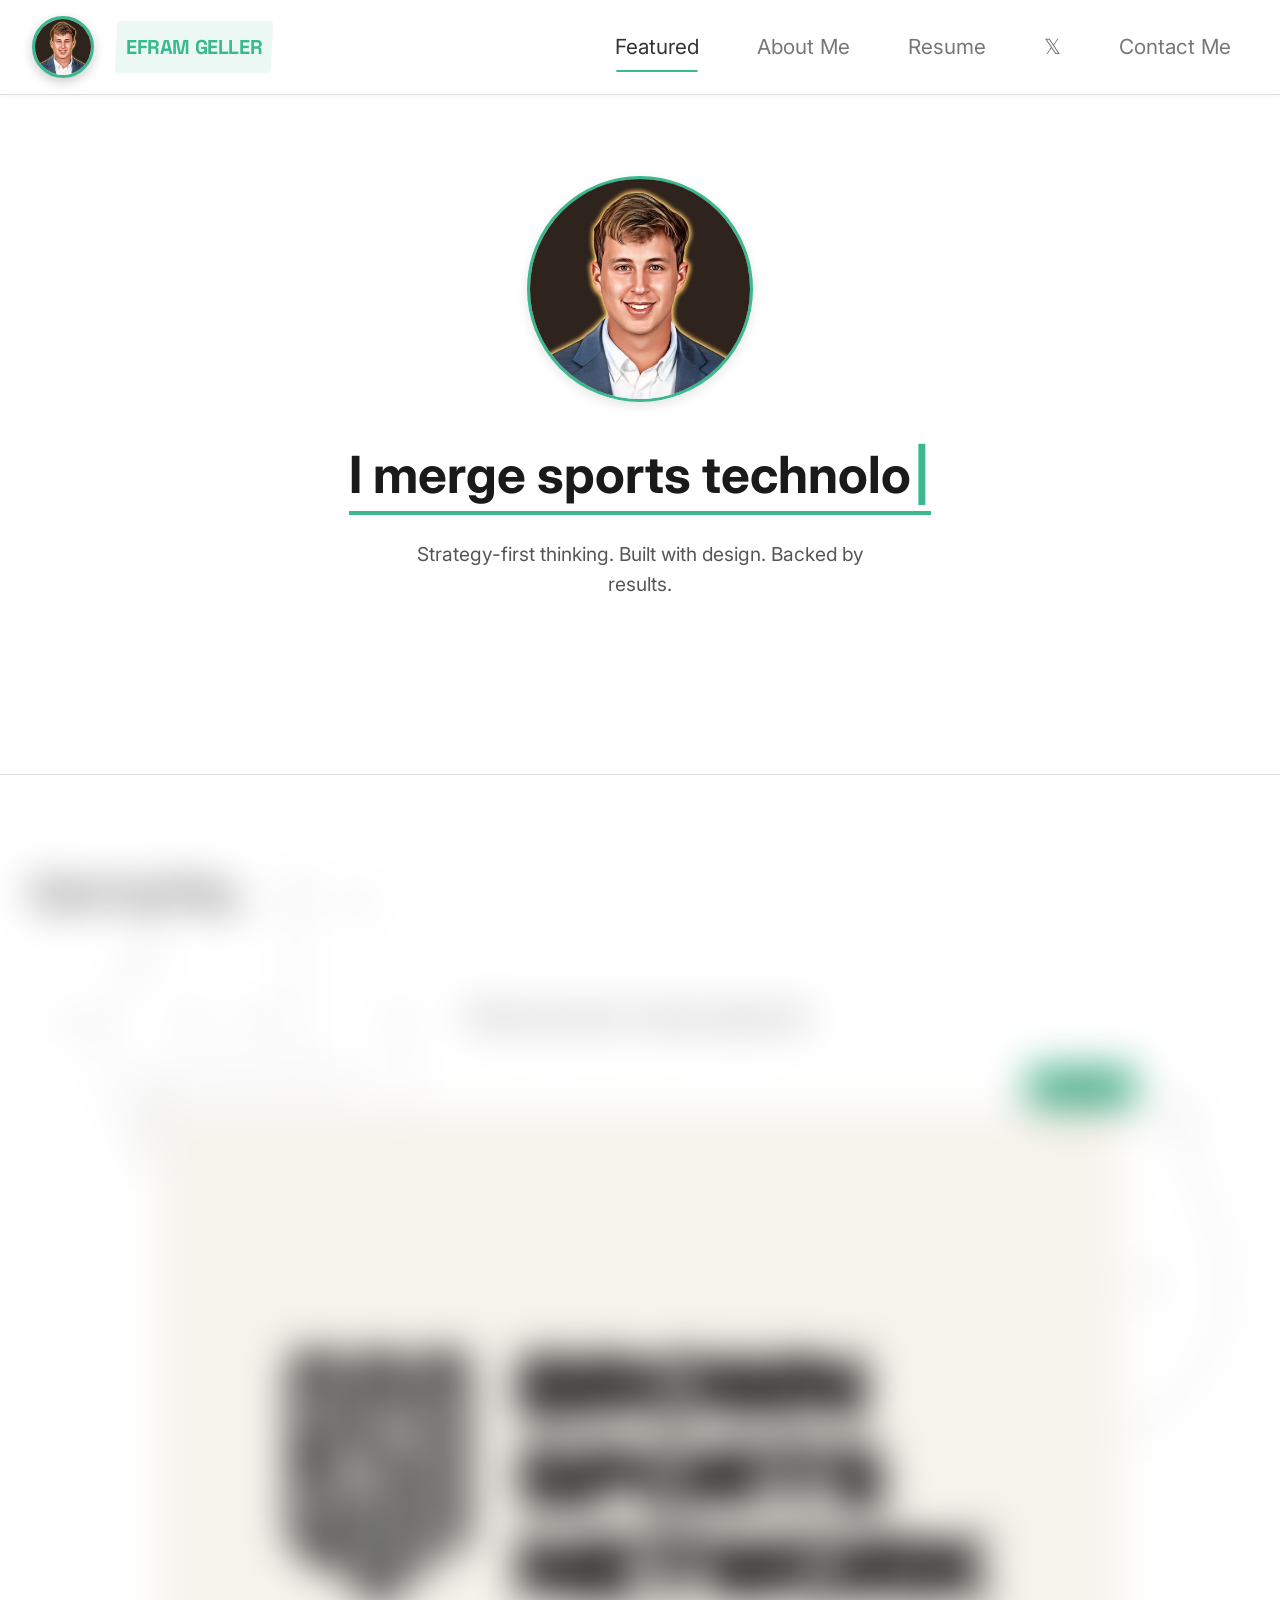
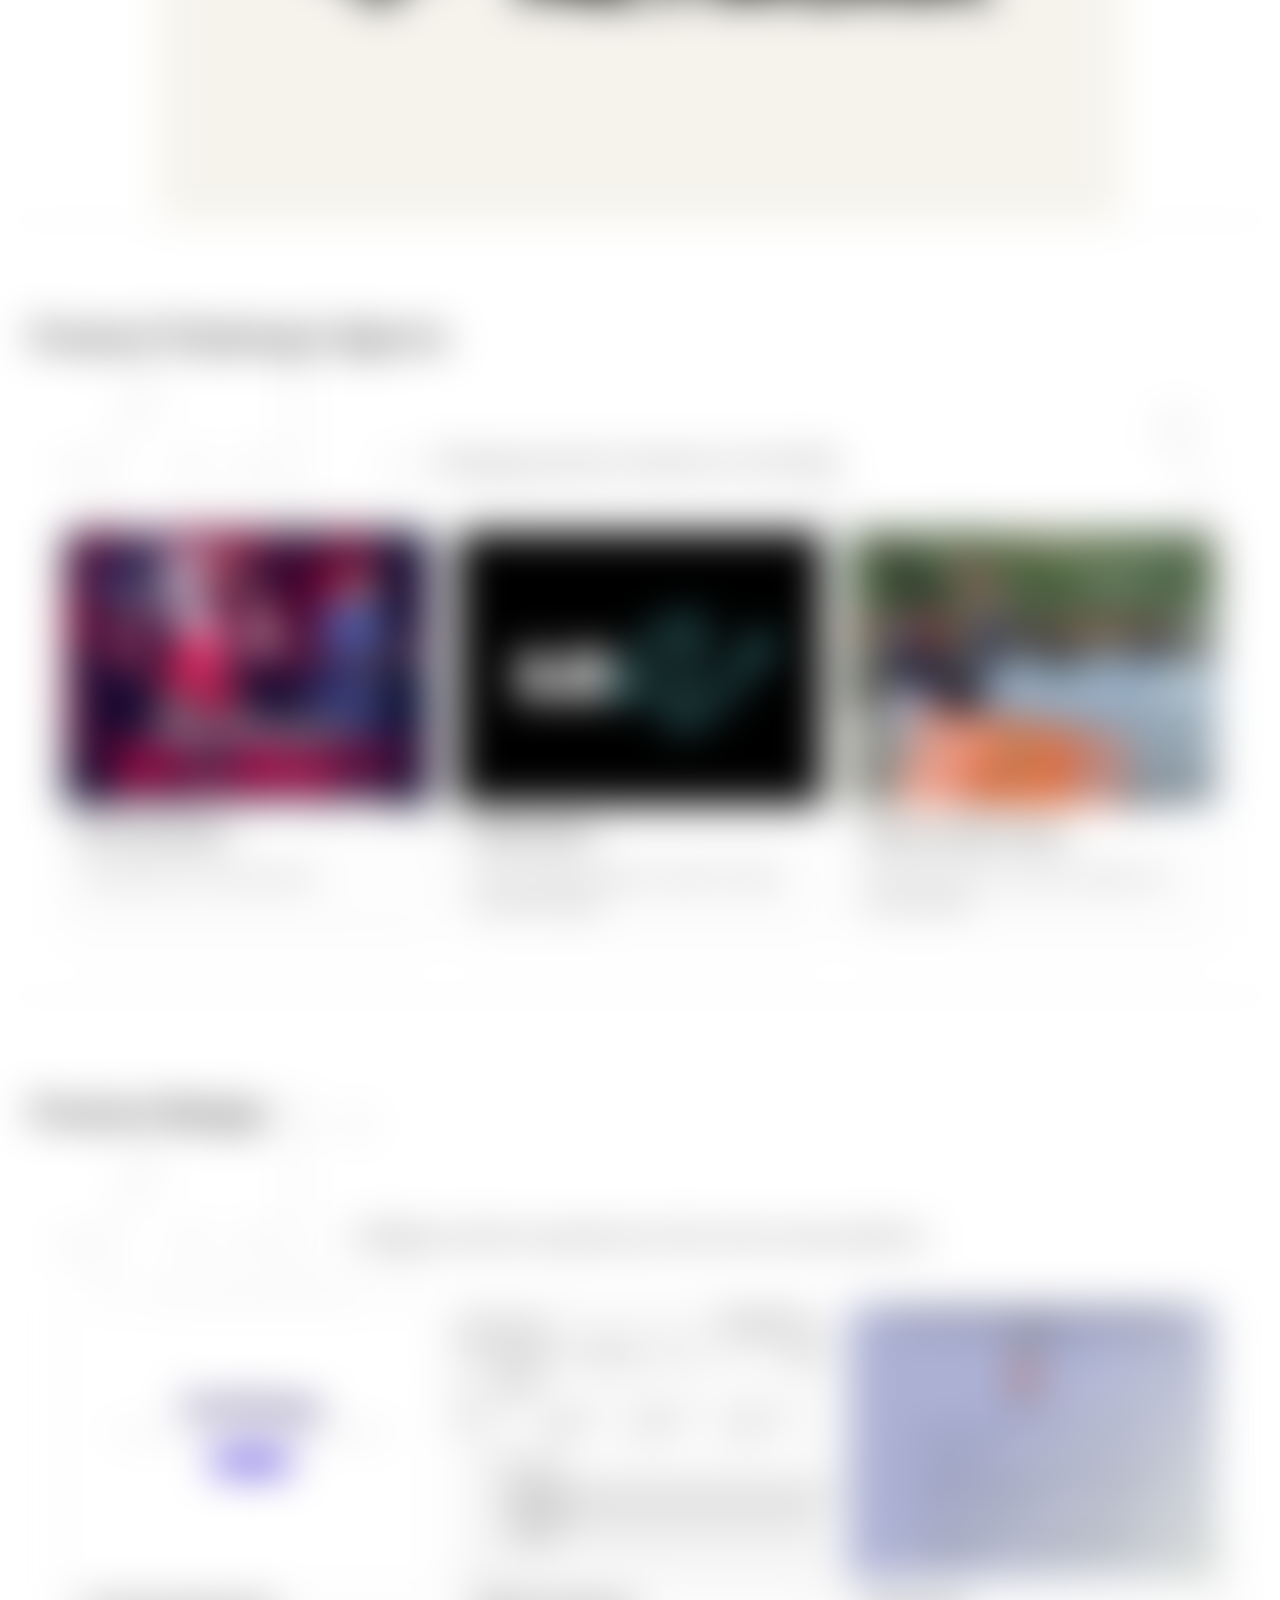
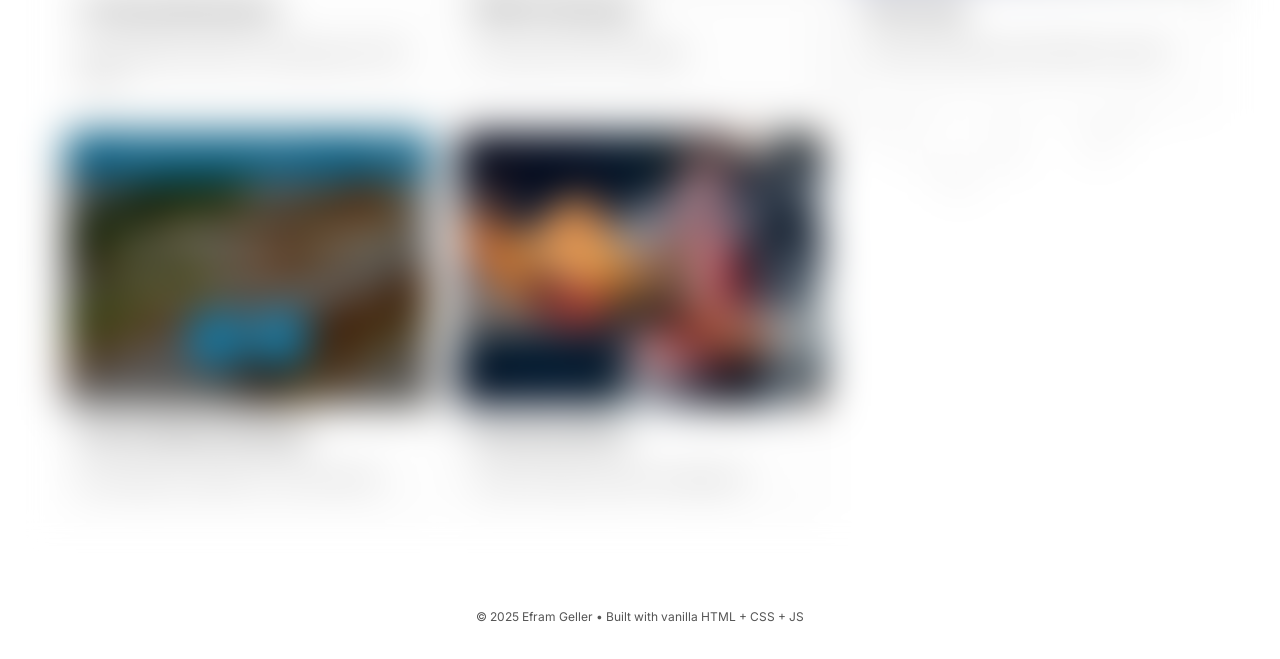
<file: index.html>
<!DOCTYPE html>
<html lang="en">
  <head>
    <meta charset="utf-8" />
    <meta name="viewport" content="width=device-width, initial-scale=1.0" />
    <title>The Playbook • Efram Geller</title>
    <meta
      name="description"
      content="Efram Geller's portfolio - merging sports analytics with human-centered design"
    />

    <!-- Google Fonts -->
    <link rel="preconnect" href="https://fonts.googleapis.com" />
    <link rel="preconnect" href="https://fonts.gstatic.com" crossorigin />
    <link
      href="https://fonts.googleapis.com/css2?family=Space+Grotesk:wght@400;500;700&family=Inter:wght@400;500;700&display=swap"
      rel="stylesheet"
    />

    <!-- Local CSS/JS -->
    <link rel="stylesheet" href="css/base.css" />
    <script defer src="js/main.js"></script>
  </head>
  <body>
    <!-- Skip link for accessibility -->
    <a href="#main" class="skip-link">Skip to main content</a>

    <!-- Sticky Header -->
    <header class="sticky-header">
      <div class="brand-container">
        <img
          src="assets/img/profile_icon.jpg"
          alt="Efram's profile"
          class="profile-icon"
        />
        <a href="./" class="brand">Efram Geller</a>
      </div>
      <nav class="site-nav" aria-label="Main navigation">
        <a href="#featured" class="active" aria-current="page">Featured</a>
        <a href="about.html">About Me</a>
        <a href="assets/img/Resume.pdf" target="_blank">Resume</a>
        <a
          href="https://twitter.com/eframgeller"
          target="_blank"
          class="social-link"
          >𝕏</a
        >
        <a href="contact.html">Contact Me</a>
      </nav>
    </header>

    <main id="main">
      <!-- Hero Section -->
      <section class="hero">
        <div class="hero-content">
          <img
            src="assets/img/profile_icon.jpg"
            alt="Efram Geller"
            class="hero-avatar"
          />
          <h1 class="tagline">
            <span class="highlight" id="typeText"></span>
          </h1>
          <p class="sub-headline">
            Strategy-first thinking. Built with design. Backed by results.
          </p>
          <div class="metric">Taking Projects From 0 to 0%</div>
        </div>
      </section>
      <div class="below-hero">
        <!-- Featured Card -->
        <section class="pad" id="featured">
          <h2>Opening Play</h2>
          <p class="section-intro">Where product meets playbook.</p>
          <div class="featured-card big">
            <div class="featured-badge">FEATURED</div>
            <a
              class="card flip"
              href="studies/BSN-portfolio/"
              aria-label="BSN - Featured Project"
            >
              <div class="flip-inner">
                <div class="flip-front">
                  <img
                    src="studies/BSN-portfolio/images/logo1.png"
                    alt="BSN logo"
                  />
                  <h3>Brown Sports Network</h3>
                  <p>Launching Careers in the Sports Industry</p>
                </div>
                <div class="flip-back">
                  <div class="stat">240+</div>
                  <div class="description">Students Engaged</div>
                  <div class="stat">63</div>
                  <div class="description">Executives in the network</div>
                </div>
              </div>
            </a>
          </div>
        </section>

        <!-- Sports Tech Projects -->
        <section class="pad" id="sports">
          <h2>Product Thinking in Sports</h2>
          <p class="section-intro">Bringing product instincts to the field.</p>
          <div class="card-grid">
            <a href="studies/draft_guide_portfolio/" class="card">
              <img
                src="studies/draft_guide_portfolio/assets/cover.png"
                alt="NFL Draft Guides"
              />
              <h3>NFL Draft Guides</h3>
              <p>Comprehensive scouting reports</p>
            </a>

            <a href="studies/12M-portfolio/" class="card">
              <img
                src="studies/12M-portfolio/images/12M_logo.jpeg"
                alt="12M Analytics"
              />
              <h3>12M Analytics</h3>
              <p>
                Delivering data insights to optimize college football strategies
              </p>
            </a>

            <a href="studies/steelers_depot_portfolio/" class="card">
              <img
                src="studies/steelers_depot_portfolio/assets/seniorbowl/credentials.JPG"
                alt="Steelers Depot"
              />
              <h3>Steelers Depot Profiles</h3>
              <p>Draft analysis and on-sight coverage for an industry leader</p>
            </a>
          </div>
        </section>

        <!-- Product Design -->
        <section class="pad" id="design">
          <h2>Product Design</h2>
          <p class="section-intro">
            Crafting intuitive experiences that solve real problems.
          </p>
          <div class="card-grid">
            <a href="studies/textswap_portfolio/" class="card">
              <img
                src="studies/textswap_portfolio/images/logo.png"
                alt="TextSwap Marketplace"
              />
              <h3>TextSwap Marketplace</h3>
              <p>Bootstrapped textbook exchange app to 400+ users</p>
            </a>

            <a href="studies/Iterative-Design-portfolio/" class="card">
              <img
                src="studies/Iterative-Design-portfolio/images/sketches/dani1.png"
                alt="WARP AI"
              />
              <h3>WARP AI Redesign</h3>
              <p>AI-powered terminal redesign</p>
            </a>

            <a href="studies/printer-cs-portfolio/" class="card">
              <img
                src="studies/printer-cs-portfolio/images/interface/logo.png"
                alt="Printer App"
              />
              <h3>Printer App</h3>
              <p>Streamlined game plan distribution system</p>
            </a>

            <a href="studies/redesign-project-portfolio/" class="card">
              <img
                src="studies/redesign-project-portfolio/images/logo.png"
                alt="Kai Fan Website"
              />
              <h3>Kai Fan Website Redesign</h3>
              <p>Recreating the website for a local favorite</p>
            </a>

            <a href="studies/photoshop-portfolio/" class="card">
              <img
                src="studies/photoshop-portfolio/images/general/fire_hands.png"
                alt="Photoshop Works"
              />
              <h3>Photoshop Works</h3>
              <p>Creative design projects and digital art</p>
            </a>
          </div>
        </section>
      </div>
    </main>

    <!-- Footer -->
    <footer class="footer">
      <small>© 2025 Efram Geller • Built with vanilla HTML + CSS + JS</small>
    </footer>
  </body>
</html>
</file>
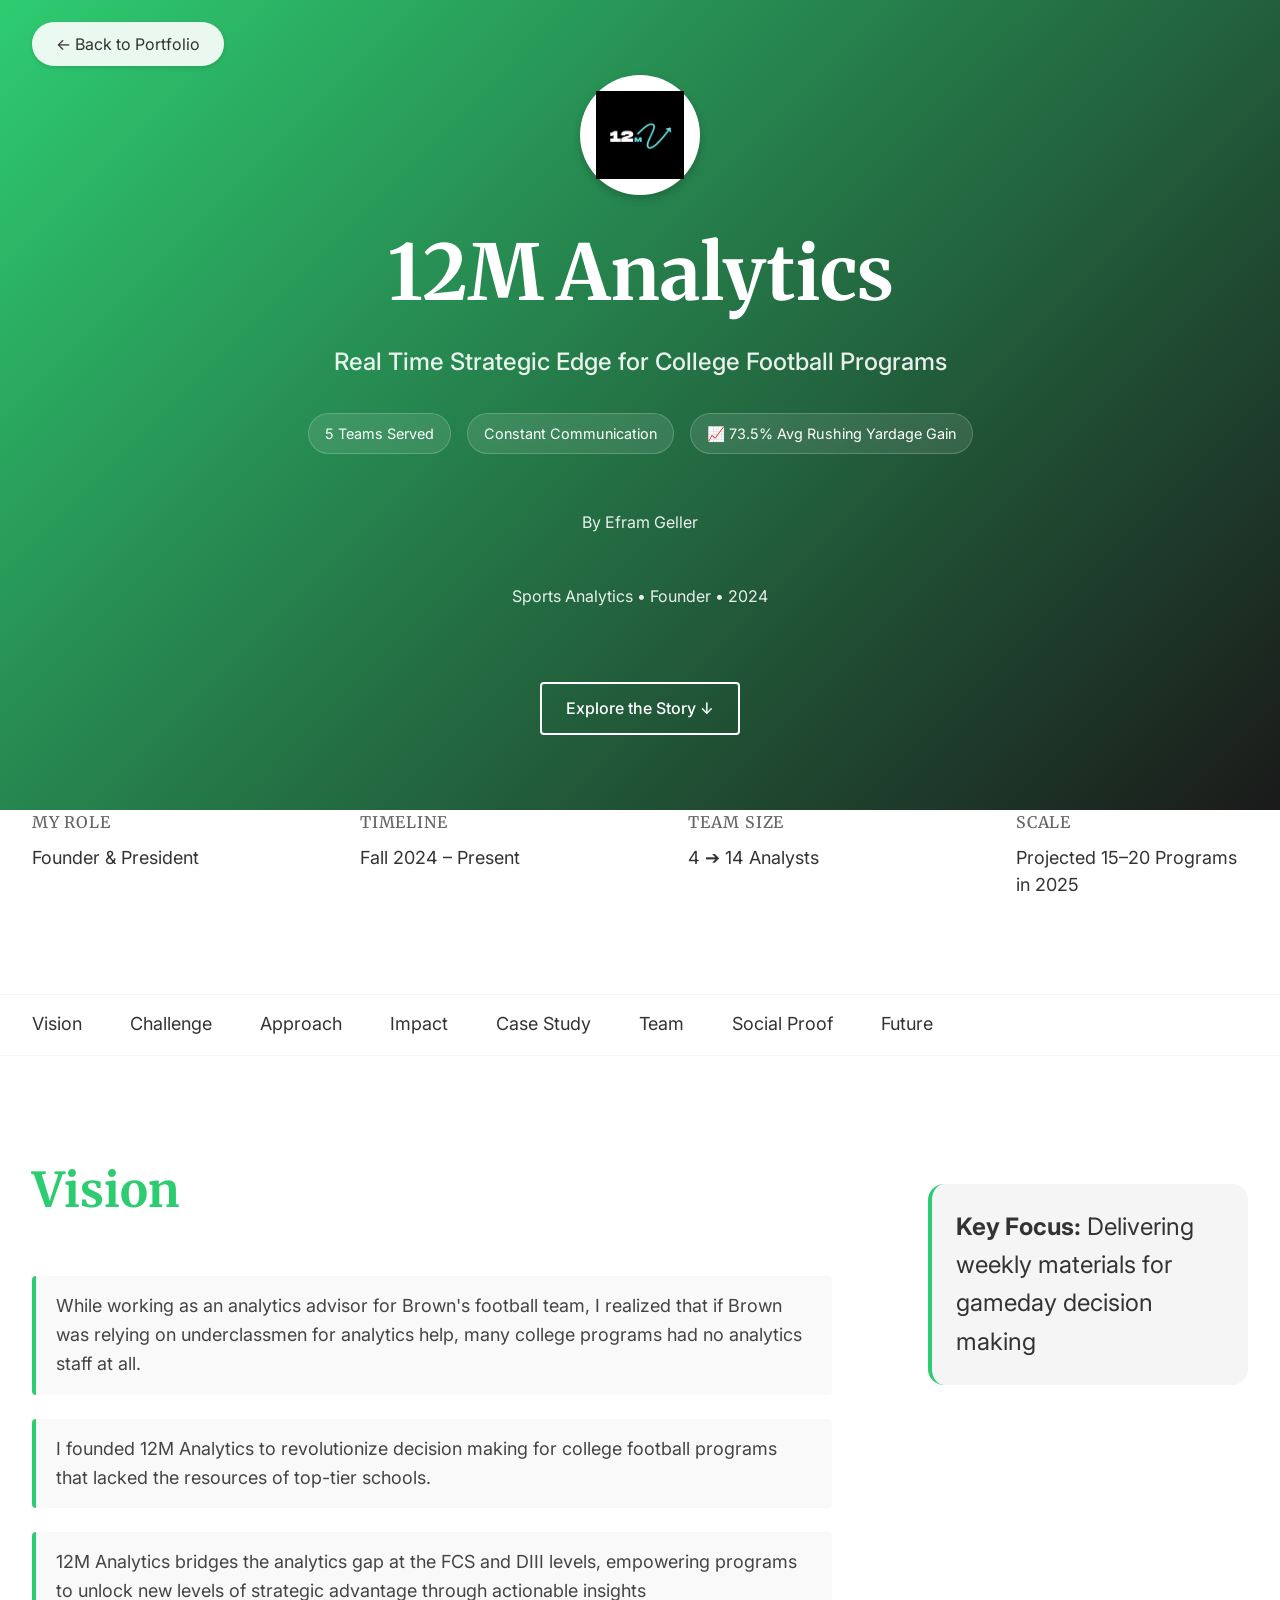
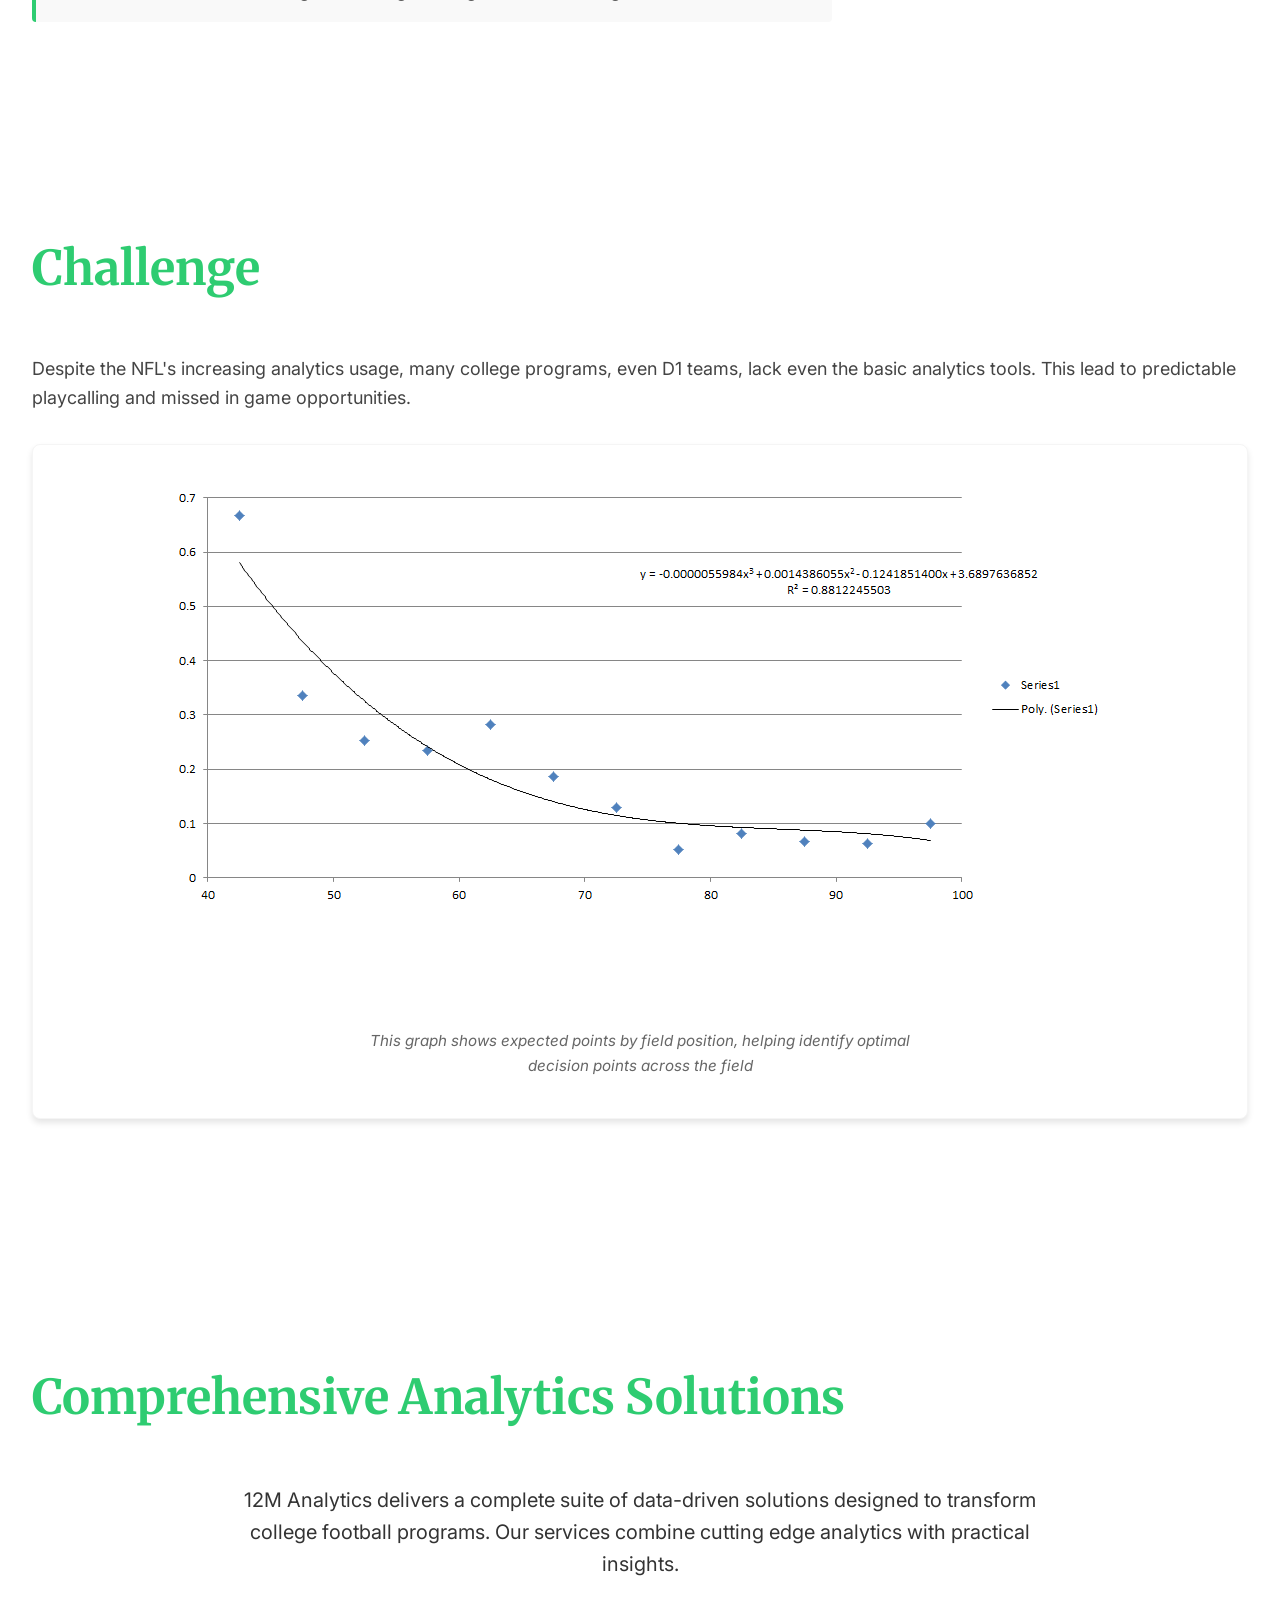
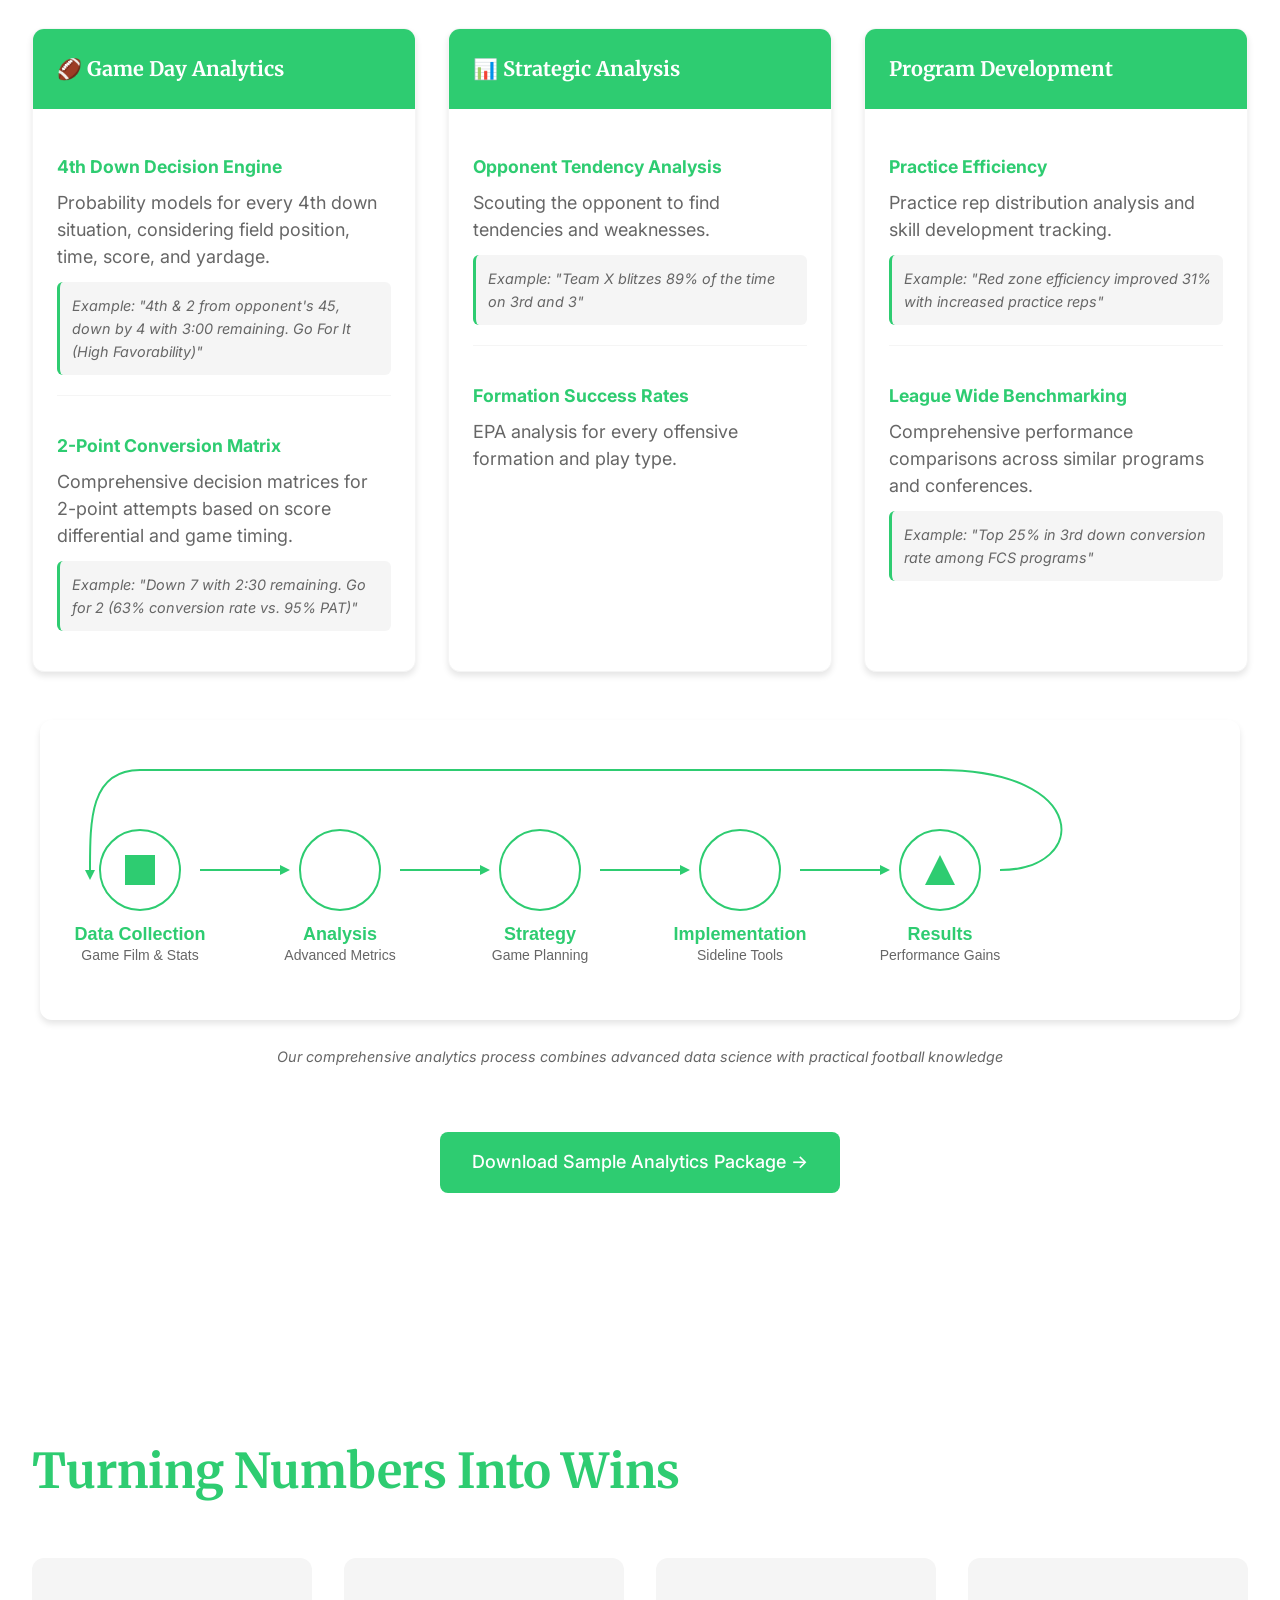
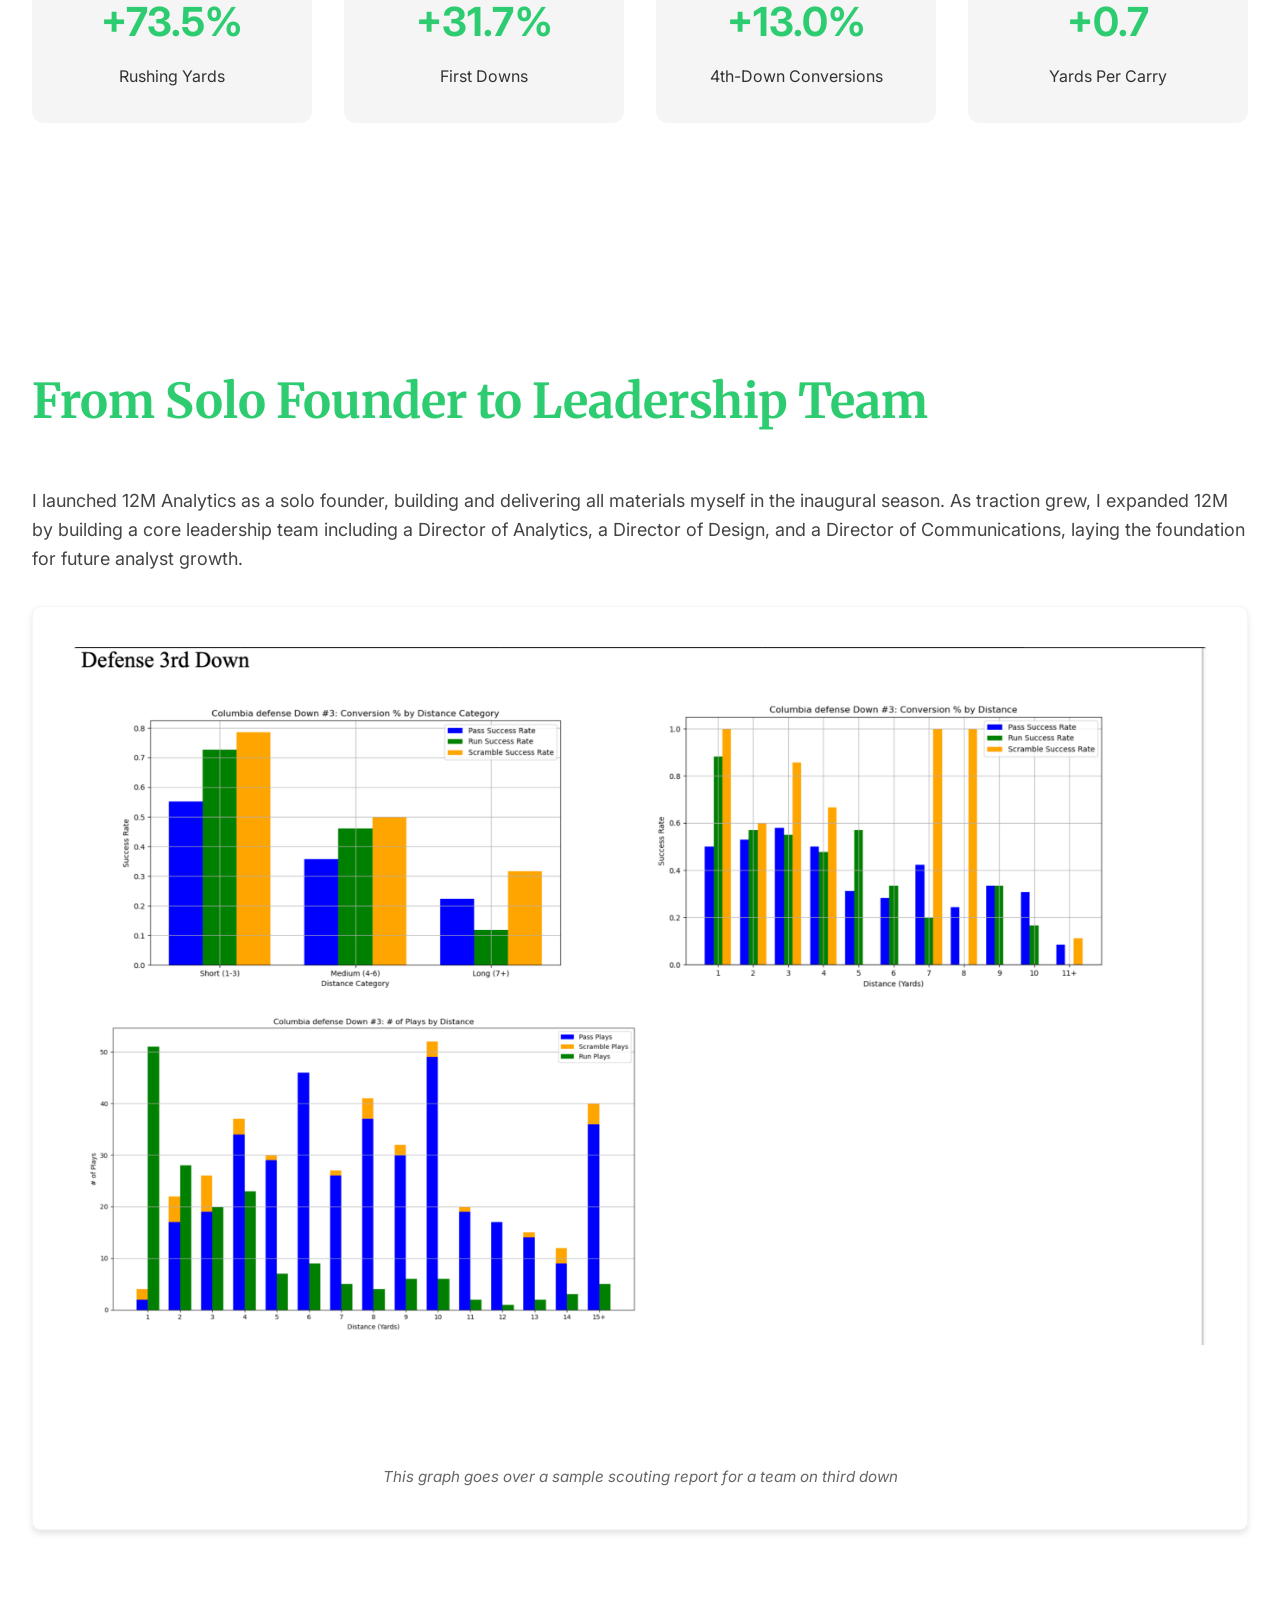
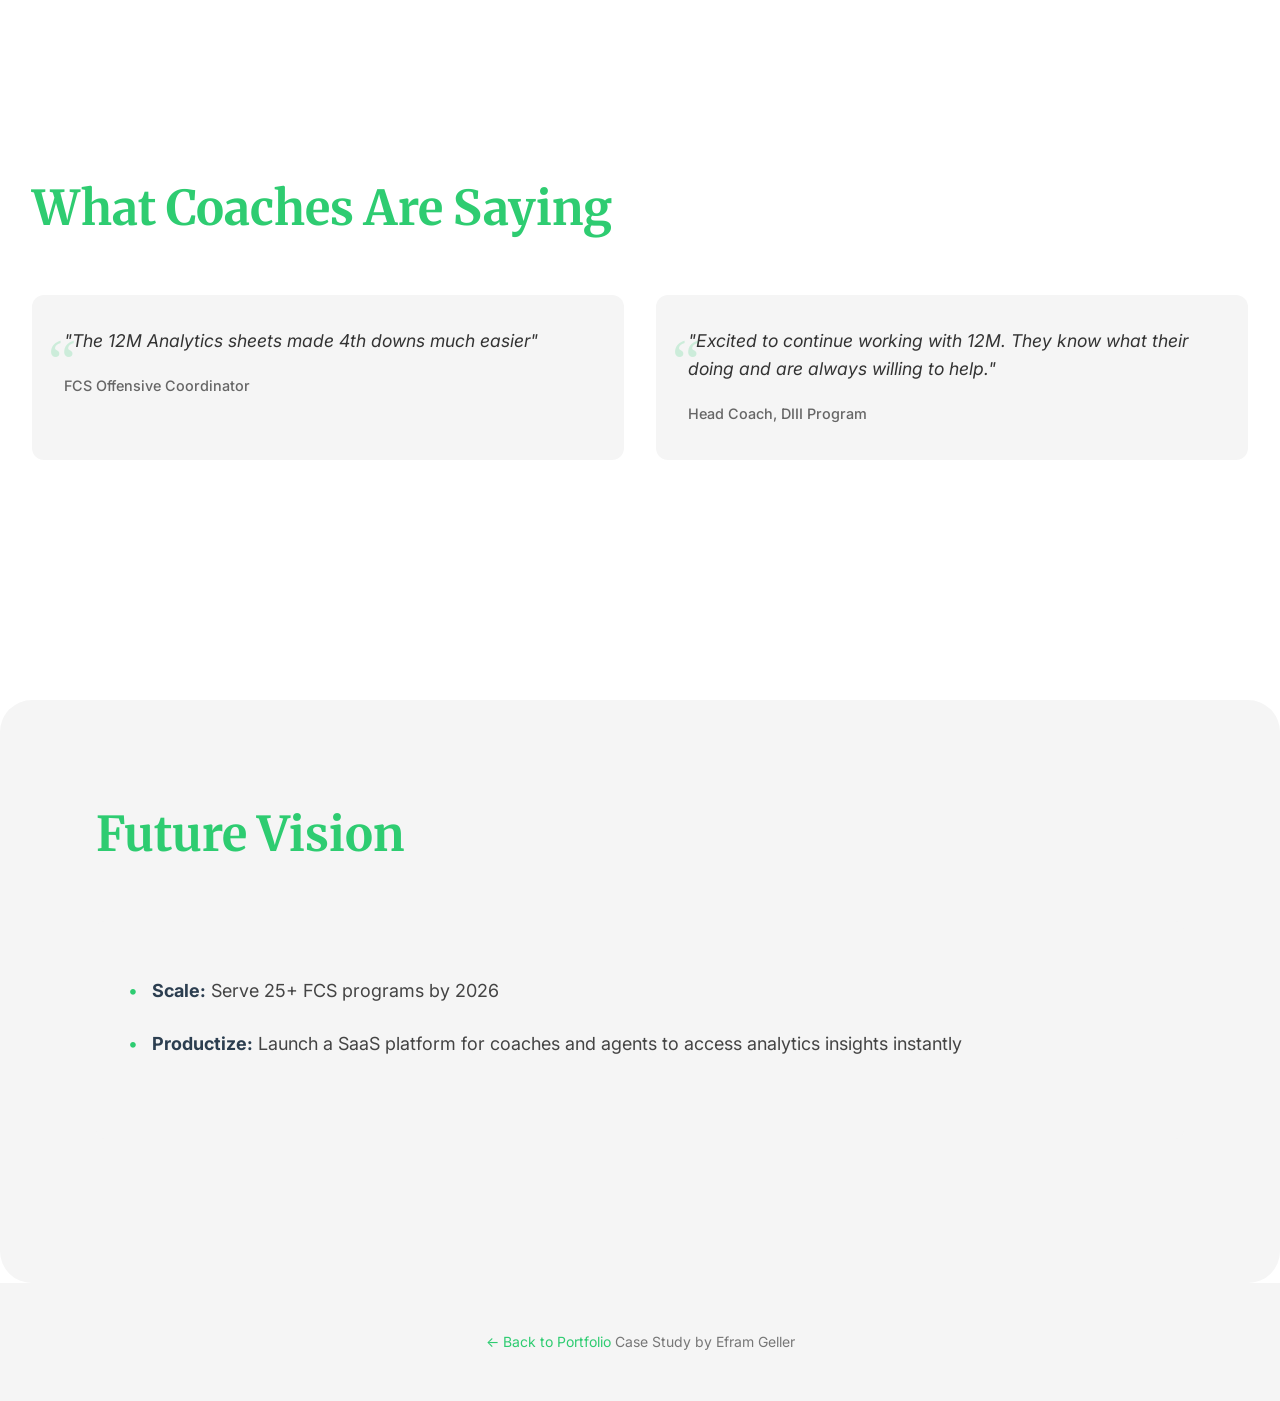
<file: studies/12M-portfolio/index.html>
<!DOCTYPE html>
<html lang="en">
  <head>
    <meta charset="UTF-8" />
    <meta name="viewport" content="width=device-width,initial-scale=1.0" />
    <title>12M Analytics • Efram Geller</title>

    <!-- Fonts -->
    <link rel="preconnect" href="https://fonts.googleapis.com" />
    <link
      href="https://fonts.googleapis.com/css2?family=Inter:wght@400;500;700&family=Merriweather:ital@0;1&display=swap"
      rel="stylesheet"
    />

    <!-- Styles -->
    <link rel="stylesheet" href="styles.css" />
  </head>
  <body>
    <!-- Back Button -->
    <div class="cs-back-button">
      <a href="#" onclick="history.back(); return false;"
        >← Back to Portfolio</a
      >
    </div>

    <!-- Hero -->
    <section class="cs-hero">
      <div class="cs-hero__overlay"></div>
      <div class="cs-hero__content">
        <div class="cs-hero__logo">
          <img src="images/12M_logo.jpeg" alt="12M Analytics Logo" />
        </div>
        <h1 class="cs-hero__title">12M Analytics</h1>
        <p class="cs-hero__subtitle">
          Real Time Strategic Edge for College Football Programs
        </p>
        <div class="cs-hero__badges">
          <span class="cs-hero__badge"> 5 Teams Served</span>
          <span class="cs-hero__badge"> Constant Communication</span>
          <span class="cs-hero__badge">📈 73.5% Avg Rushing Yardage Gain</span>
        </div>
        <p class="cs-hero__author">By Efram Geller</p>
        <p class="cs-hero__meta">Sports Analytics • Founder • 2024</p>
        <a href="#overview" class="cs-hero__cta">Explore the Story ↓</a>
      </div>
    </section>

    <!-- Project Info -->
    <section class="cs-project-info">
      <div class="cs-project-info__grid">
        <div class="cs-project-info__item">
          <h3>My Role</h3>
          <p>Founder & President</p>
        </div>
        <div class="cs-project-info__item">
          <h3>Timeline</h3>
          <p>Fall 2024 – Present</p>
        </div>
        <div class="cs-project-info__item">
          <h3>Team Size</h3>
          <p>4 ➔ 14 Analysts</p>
        </div>
        <div class="cs-project-info__item">
          <h3>Scale</h3>
          <p>Projected 15–20 Programs in 2025</p>
        </div>
      </div>
    </section>

    <!-- Sub-Navigation -->
    <nav class="cs-subnav">
      <ul class="cs-subnav__list">
        <li><a href="#vision" class="cs-subnav__link active">Vision</a></li>
        <li><a href="#challenge" class="cs-subnav__link">Challenge</a></li>
        <li><a href="#approach" class="cs-subnav__link">Approach</a></li>
        <li><a href="#impact" class="cs-subnav__link">Impact</a></li>
        <li><a href="#case-study" class="cs-subnav__link">Case Study</a></li>
        <li><a href="#team" class="cs-subnav__link">Team</a></li>
        <li>
          <a href="#social-proof" class="cs-subnav__link">Social Proof</a>
        </li>
        <li><a href="#future" class="cs-subnav__link">Future</a></li>
      </ul>
    </nav>

    <!-- Vision Section -->
    <section id="vision" class="cs-section cs-section--context">
      <div>
        <h2 class="cs-section__title">Vision</h2>
        <p class="cs-section__text">
          While working as an analytics advisor for Brown's football team, I
          realized that if Brown was relying on underclassmen for analytics
          help, many college programs had no analytics staff at all.
        </p>
        <p class="cs-section__text">
          I founded 12M Analytics to revolutionize decision making for college
          football programs that lacked the resources of top-tier schools.
        </p>
        <p class="cs-section__text">
          12M Analytics bridges the analytics gap at the FCS and DIII levels,
          empowering programs to unlock new levels of strategic advantage
          through actionable insights
        </p>
      </div>
      <div class="cs-highlight">
        <strong>Key Focus:</strong> Delivering weekly materials for gameday
        decision making
      </div>
    </section>

    <!-- Challenge Section -->
    <section id="challenge" class="cs-section">
      <h2 class="cs-section__title">Challenge</h2>
      <div class="cs-section__text">
        <p>
          Despite the NFL's increasing analytics usage, many college programs,
          even D1 teams, lack even the basic analytics tools. This lead to
          predictable playcalling and missed in game opportunities.
        </p>
        <div class="cs-solution cs-solution--chart">
          <img
            src="images/expected points ncaa fourth down greater than 40 yards.png"
            alt="Expected points by field position chart"
            class="cs-solution__chart"
          />
          <p class="cs-solution__caption">
            This graph shows expected points by field position, helping identify
            optimal decision points across the field
          </p>
        </div>
      </div>
    </section>

    <!-- Approach Section -->
    <section id="approach" class="cs-section">
      <h2 class="cs-section__title">Comprehensive Analytics Solutions</h2>
      <div class="cs-section__text">
        <p class="cs-section__intro">
          12M Analytics delivers a complete suite of data-driven solutions
          designed to transform college football programs. Our services combine
          cutting edge analytics with practical insights.
        </p>

        <!-- Analytics Packages Grid -->
        <div class="cs-package-grid">
          <!-- Game Day Package -->
          <div class="cs-package-card">
            <div class="cs-package-card__header">
              <h3>🏈 Game Day Analytics</h3>
            </div>
            <div class="cs-package-card__content">
              <ul>
                <li>
                  <strong>4th Down Decision Engine</strong>
                  <p>
                    Probability models for every 4th down situation, considering
                    field position, time, score, and yardage.
                  </p>
                  <span class="cs-package-card__example"
                    >Example: "4th & 2 from opponent's 45, down by 4 with 3:00
                    remaining. Go For It (High Favorability)"</span
                  >
                </li>
                <li>
                  <strong>2-Point Conversion Matrix</strong>
                  <p>
                    Comprehensive decision matrices for 2-point attempts based
                    on score differential and game timing.
                  </p>
                  <span class="cs-package-card__example"
                    >Example: "Down 7 with 2:30 remaining. Go for 2 (63%
                    conversion rate vs. 95% PAT)"</span
                  >
                </li>
              </ul>
            </div>
          </div>

          <!-- Strategic Analysis Package -->
          <div class="cs-package-card">
            <div class="cs-package-card__header">
              <h3>📊 Strategic Analysis</h3>
            </div>
            <div class="cs-package-card__content">
              <ul>
                <li>
                  <strong>Opponent Tendency Analysis</strong>
                  <p>
                    Scouting the opponent to find tendencies and weaknesses.
                  </p>
                  <span class="cs-package-card__example"
                    >Example: "Team X blitzes 89% of the time on 3rd and
                    3"</span
                  >
                </li>
                <li>
                  <strong>Formation Success Rates</strong>
                  <p>
                    EPA analysis for every offensive formation and play type.
                  </p>
                </li>
              </ul>
            </div>
          </div>

          <!-- Program Development -->
          <div class="cs-package-card">
            <div class="cs-package-card__header">
              <h3>Program Development</h3>
            </div>
            <div class="cs-package-card__content">
              <ul>
                <li>
                  <strong>Practice Efficiency</strong>
                  <p>
                    Practice rep distribution analysis and skill development
                    tracking.
                  </p>
                  <span class="cs-package-card__example"
                    >Example: "Red zone efficiency improved 31% with increased
                    practice reps"</span
                  >
                </li>
                <li>
                  <strong>League Wide Benchmarking</strong>
                  <p>
                    Comprehensive performance comparisons across similar
                    programs and conferences.
                  </p>
                  <span class="cs-package-card__example"
                    >Example: "Top 25% in 3rd down conversion rate among FCS
                    programs"</span
                  >
                </li>
              </ul>
            </div>
          </div>
        </div>

        <!-- Analytics Process -->
        <div class="cs-visual">
          <img
            src="images/analytics_process.svg"
            alt="12M Analytics Process Flow"
            class="cs-visual__image"
          />
          <p class="cs-visual__caption">
            Our comprehensive analytics process combines advanced data science
            with practical football knowledge
          </p>
        </div>

        <!-- Download CTA -->
        <div class="cs-download">
          <a href="#" class="cs-download__button">
            Download Sample Analytics Package →
          </a>
        </div>
      </div>
    </section>

    <!-- Impact Section -->
    <section id="impact" class="cs-section">
      <h2 class="cs-section__title">Turning Numbers Into Wins</h2>
      <div class="cs-section__text">
        <div class="cs-metrics">
          <div class="cs-metric">
            <span class="cs-metric__value">+73.5%</span>
            <span class="cs-metric__label">Rushing Yards</span>
          </div>
          <div class="cs-metric">
            <span class="cs-metric__value">+31.7%</span>
            <span class="cs-metric__label">First Downs</span>
          </div>
          <div class="cs-metric">
            <span class="cs-metric__value">+13.0%</span>
            <span class="cs-metric__label">4th-Down Conversions</span>
          </div>
          <div class="cs-metric">
            <span class="cs-metric__value">+0.7</span>
            <span class="cs-metric__label">Yards Per Carry</span>
          </div>
        </div>
      </div>
    </section>

    <!-- Team Section -->
    <section id="team" class="cs-section">
      <h2 class="cs-section__title">From Solo Founder to Leadership Team</h2>
      <div class="cs-section__text">
        <p>
          I launched 12M Analytics as a solo founder, building and delivering
          all materials myself in the inaugural season. As traction grew, I
          expanded 12M by building a core leadership team including a Director
          of Analytics, a Director of Design, and a Director of Communications,
          laying the foundation for future analyst growth.
        </p>
        <div class="cs-solution cs-solution--chart">
          <img
            src="images/opposition2.png"
            alt="Opposition scouting report"
            class="cs-solution__chart"
          />
          <p class="cs-solution__caption">
            This graph goes over a sample scouting report for a team on third
            down
          </p>
        </div>
      </div>
    </section>

    <!-- Social Proof Section -->
    <section id="social-proof" class="cs-section">
      <h2 class="cs-section__title">What Coaches Are Saying</h2>
      <div class="cs-section__text">
        <div class="cs-quotes">
          <blockquote class="cs-quote">
            <p>"The 12M Analytics sheets made 4th downs much easier"</p>
            <cite>FCS Offensive Coordinator</cite>
          </blockquote>
          <blockquote class="cs-quote">
            <p>
              "Excited to continue working with 12M. They know what their doing
              and are always willing to help."
            </p>
            <cite>Head Coach, DIII Program</cite>
          </blockquote>
        </div>
      </div>
    </section>

    <!-- Future Section -->
    <section id="future" class="cs-section cs-reflection">
      <h2 class="cs-section__title">Future Vision</h2>
      <div class="cs-section__text">
        <div class="cs-solution">
          <ul style="list-style-type: none; padding: 0">
            <li style="margin-bottom: 1.5rem">
              <strong style="color: #2c3e50"> Scale:</strong>
              Serve 25+ FCS programs by 2026
            </li>
            <li style="margin-bottom: 1.5rem">
              <strong style="color: #2c3e50"> Productize:</strong>
              Launch a SaaS platform for coaches and agents to access analytics
              insights instantly
            </li>
          </ul>
        </div>
      </div>
    </section>

    <!-- Footer -->
    <footer class="cs-footer">
      <a href="#" onclick="history.back(); return false;"
        >← Back to Portfolio</a
      >
      Case Study by Efram Geller
    </footer>

    <!-- Scripts -->
    <script src="../shared.js"></script>
  </body>
</html>
</file>
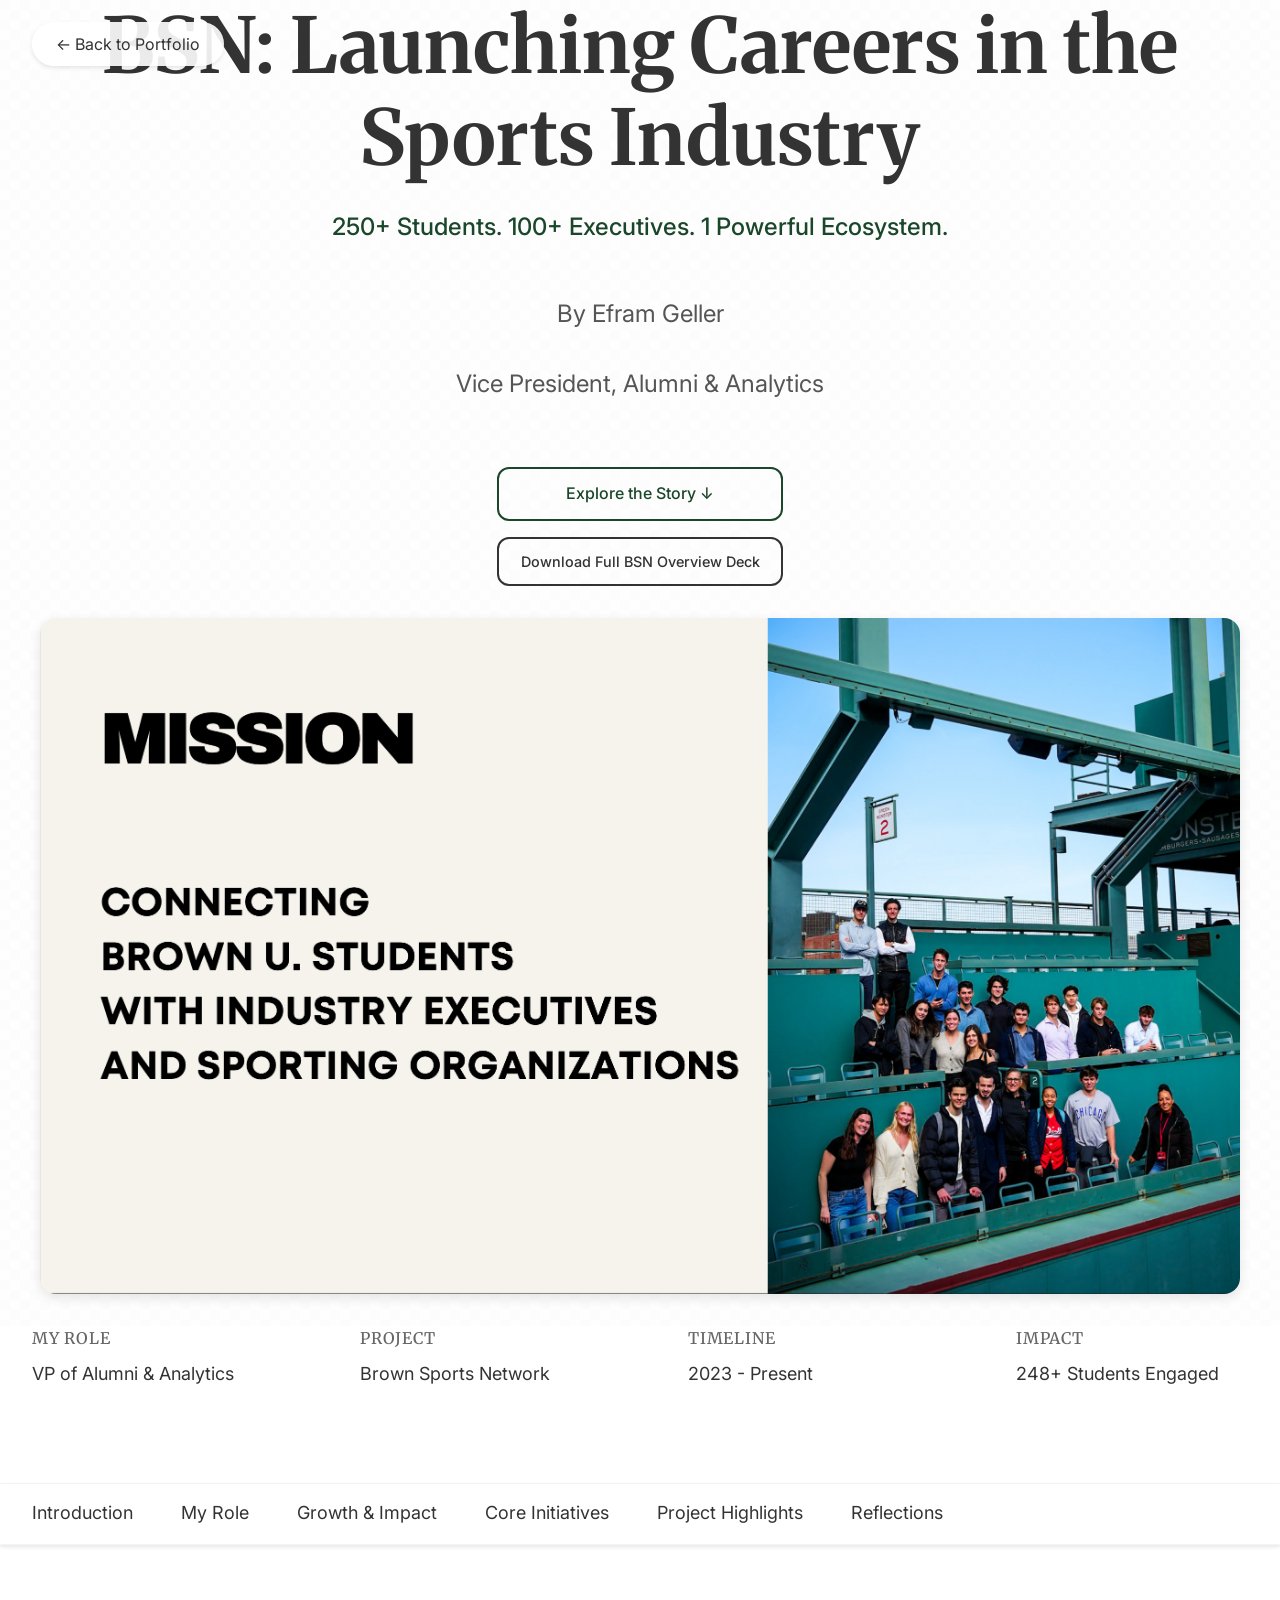
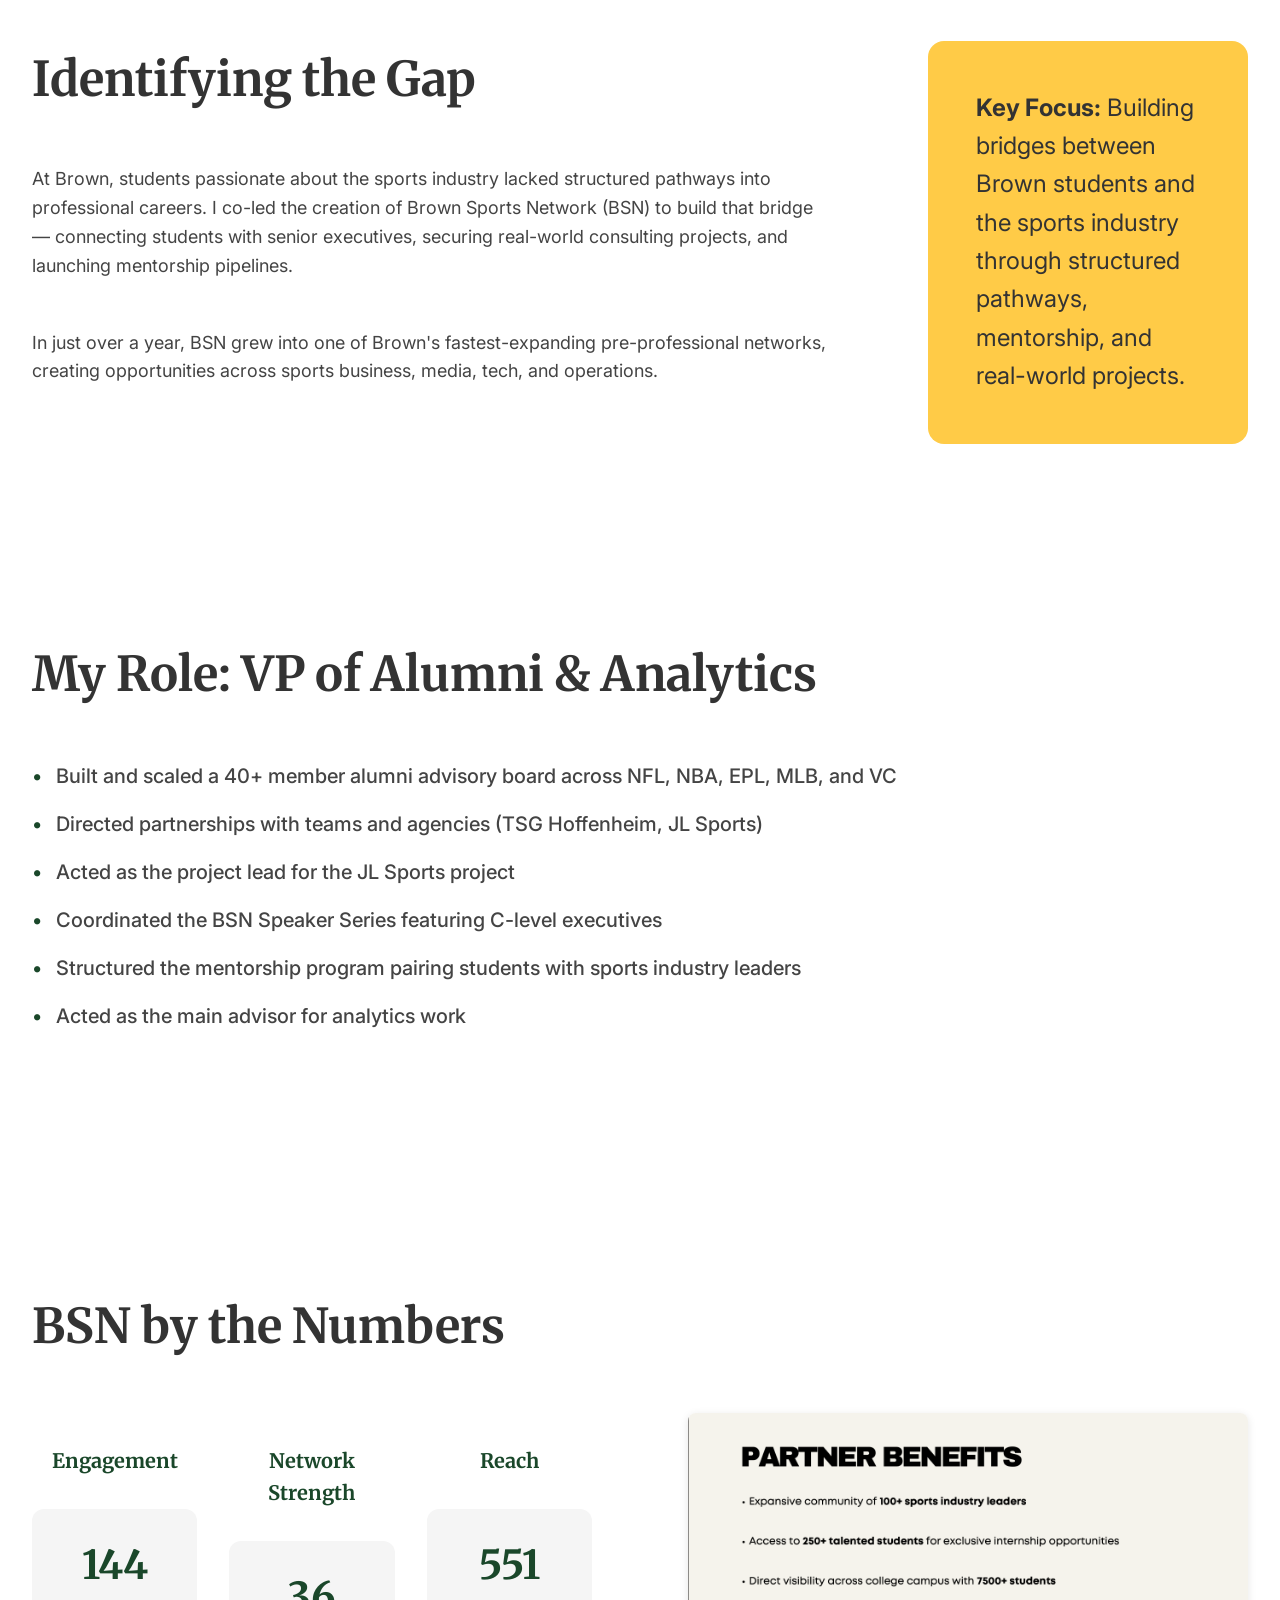
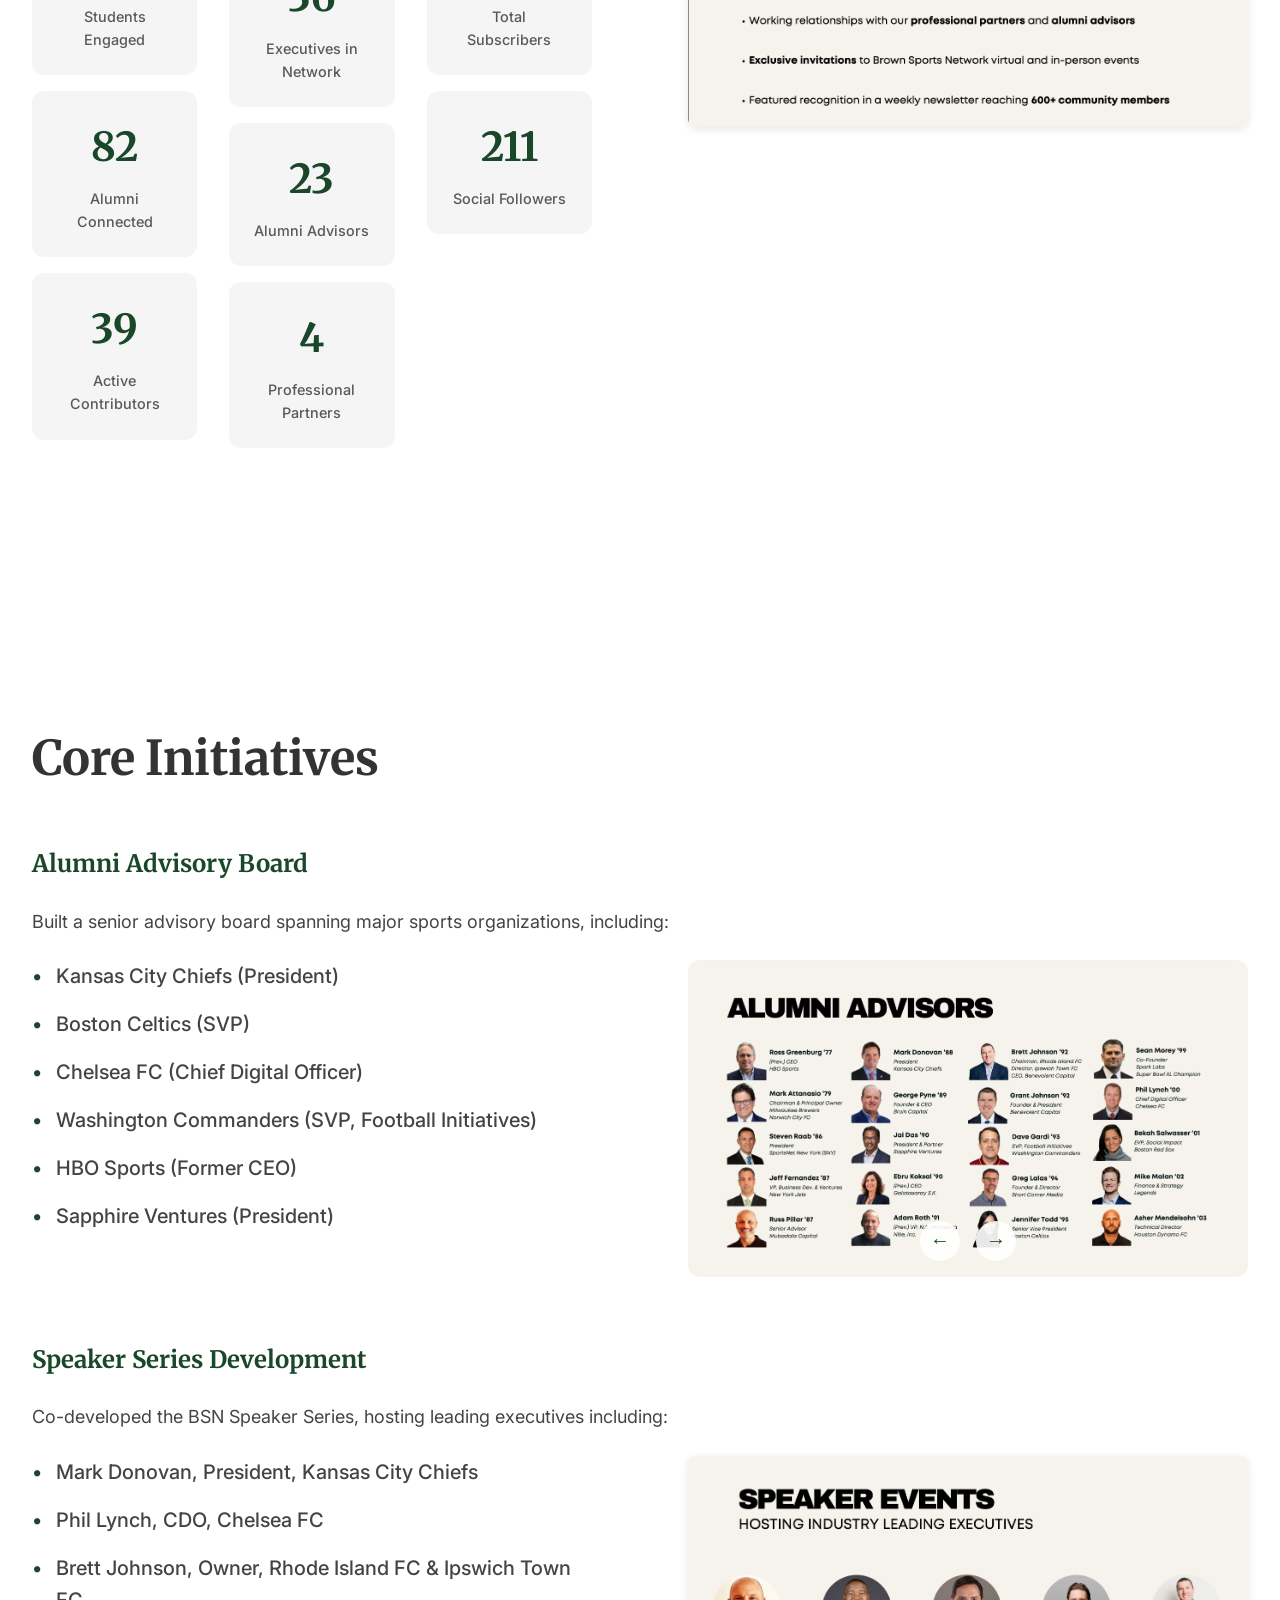
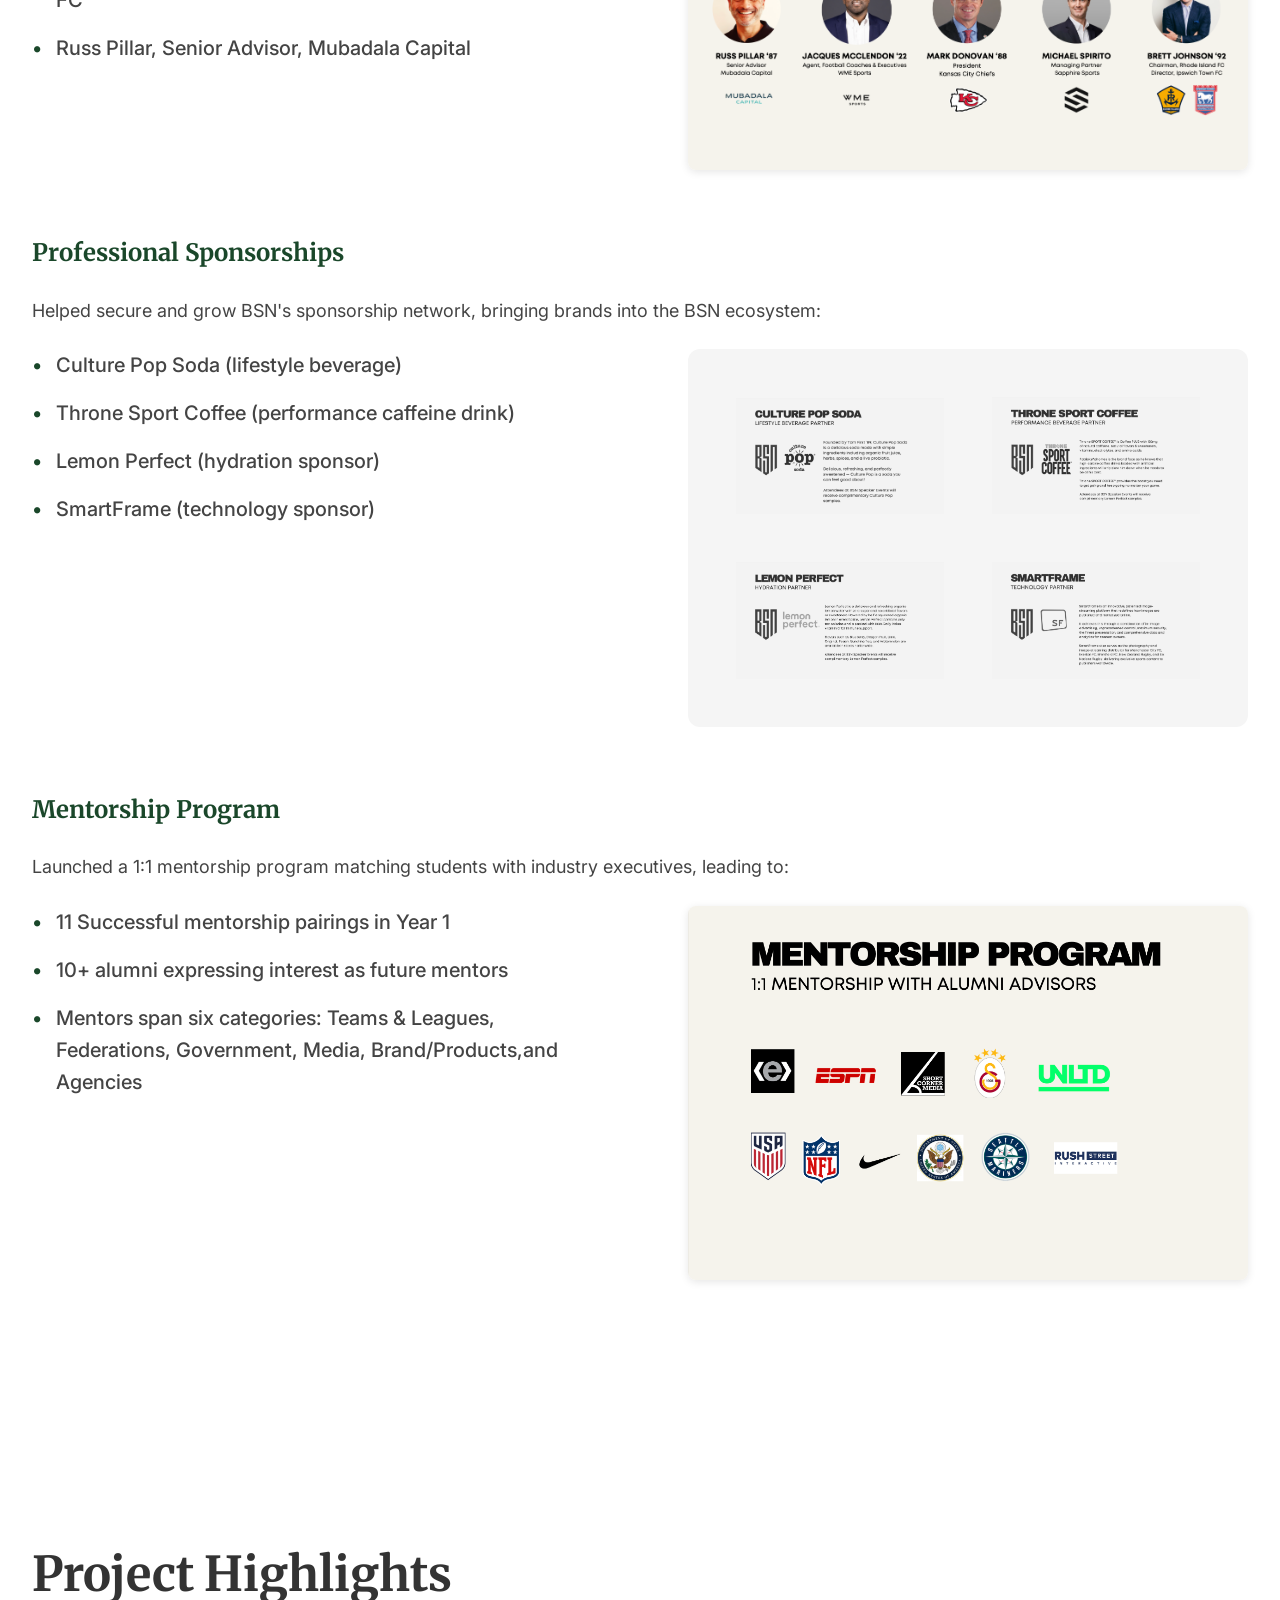
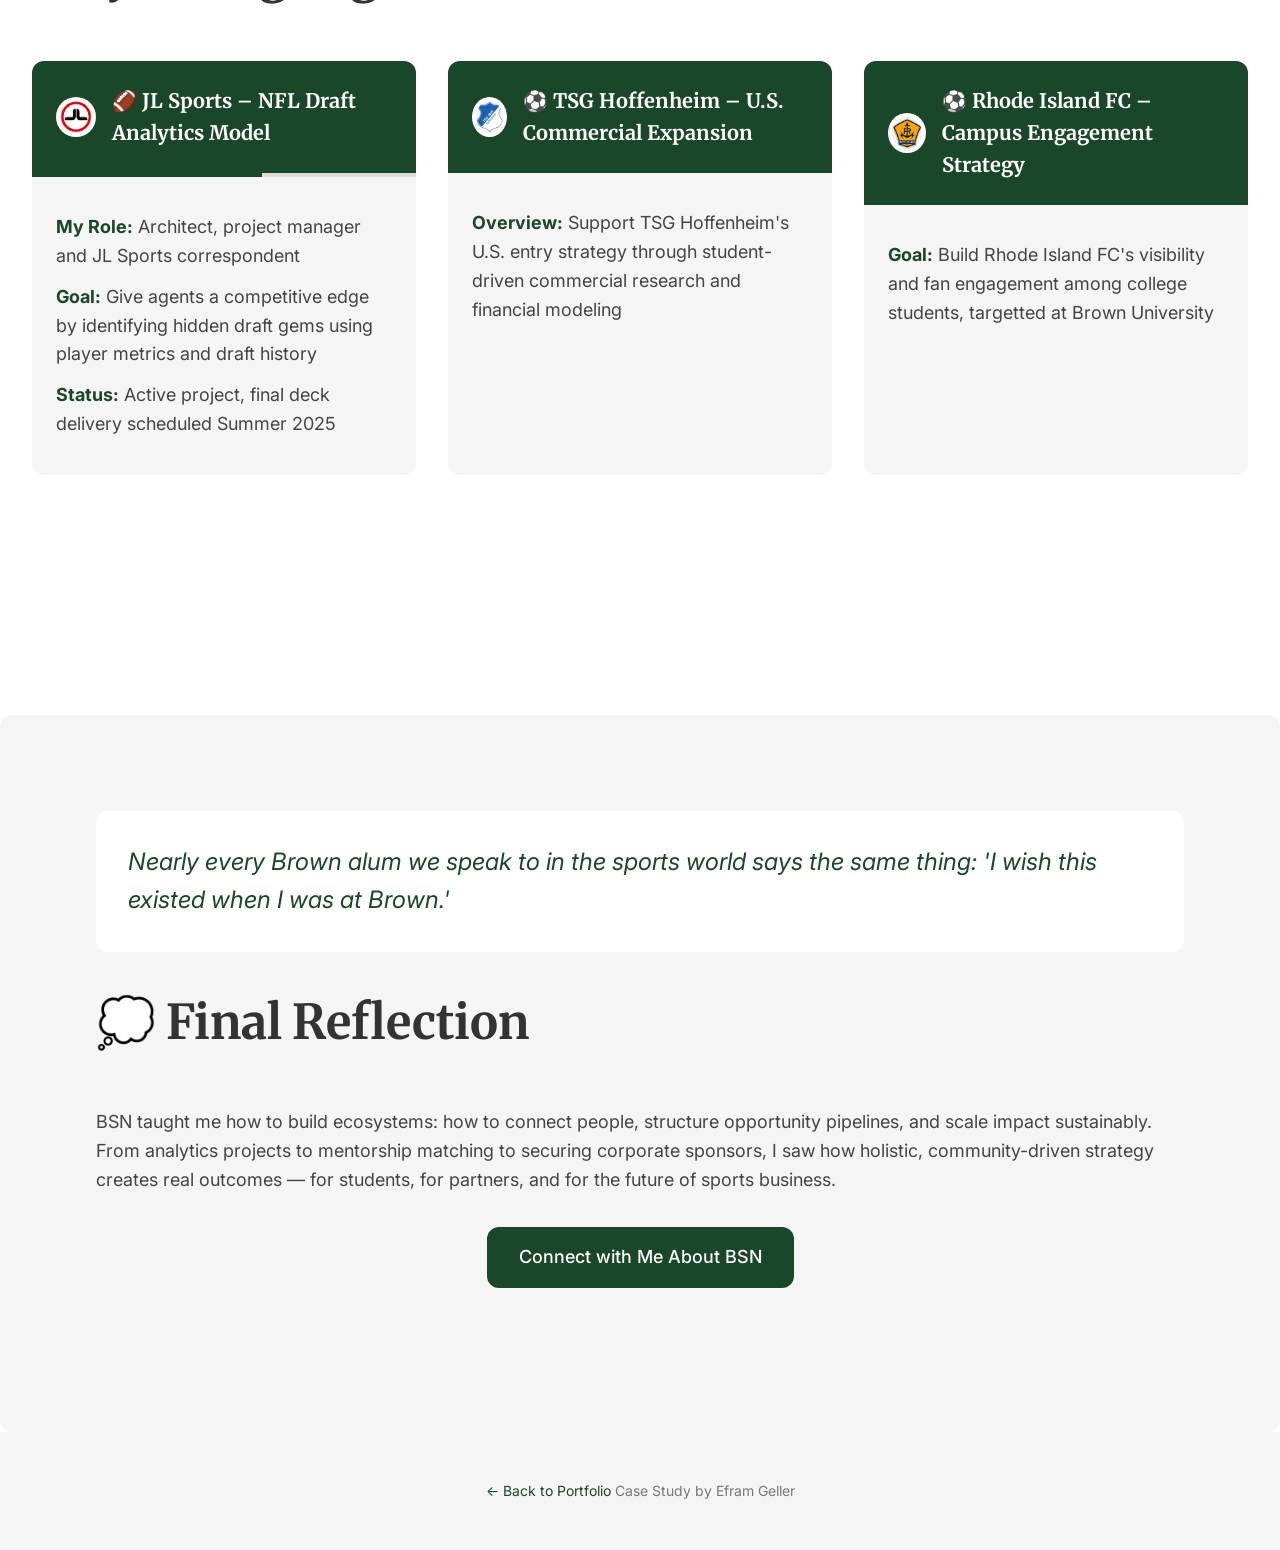
<file: studies/BSN-portfolio/index.html>
<!DOCTYPE html>
<html lang="en">
  <head>
    <meta charset="UTF-8" />
    <meta name="viewport" content="width=device-width,initial-scale=1.0" />
    <title>BSN: Launching Careers in the Sports Industry • Efram Geller</title>

    <!-- Fonts -->
    <link rel="preconnect" href="https://fonts.googleapis.com" />
    <link
      href="https://fonts.googleapis.com/css2?family=Inter:wght@400;500;700&family=Merriweather:ital@0;1&display=swap"
      rel="stylesheet"
    />

    <!-- Styles -->
    <link rel="stylesheet" href="styles.css" />
  </head>
  <body>
    <!-- Back Button -->
    <div class="cs-back-button">
      <a href="#" onclick="history.back(); return false;"
        >← Back to Portfolio</a
      >
    </div>

    <!-- Hero -->
    <section class="cs-hero">
      <div class="cs-hero__overlay"></div>
      <div class="cs-hero__content">
        <h1 class="cs-hero__title">
          BSN: Launching Careers in the Sports Industry
        </h1>
        <p class="cs-hero__hook">
          250+ Students. 100+ Executives. 1 Powerful Ecosystem.
        </p>
        <p class="cs-hero__author">By Efram Geller</p>
        <p class="cs-hero__meta">Vice President, Alumni & Analytics</p>
        <div class="cs-hero__cta-group">
          <a href="#overview" class="cs-hero__cta">Explore the Story ↓</a>
          <a href="images/deck.pdf" class="cs-hero__cta cs-hero__cta--secondary"
            >Download Full BSN Overview Deck</a
          >
        </div>
      </div>
      <div class="cs-hero__image">
        <img src="images/mission.png" alt="BSN Mission" />
      </div>
    </section>

    <!-- Project Info -->
    <section class="cs-project-info">
      <div class="cs-project-info__grid">
        <div class="cs-project-info__item">
          <h3>My Role</h3>
          <p>VP of Alumni & Analytics</p>
        </div>
        <div class="cs-project-info__item">
          <h3>Project</h3>
          <p>Brown Sports Network</p>
        </div>
        <div class="cs-project-info__item">
          <h3>Timeline</h3>
          <p>2023 - Present</p>
        </div>
        <div class="cs-project-info__item">
          <h3>Impact</h3>
          <p>248+ Students Engaged</p>
        </div>
      </div>
    </section>

    <!-- Sub-Navigation -->
    <nav class="cs-subnav">
      <div class="cs-subnav__container">
        <button class="cs-subnav__mobile-toggle" aria-label="Toggle navigation">
          <span></span>
          <span></span>
          <span></span>
        </button>
        <ul class="cs-subnav__list">
          <li>
            <a href="#intro" class="cs-subnav__link active">Introduction</a>
          </li>
          <li><a href="#role" class="cs-subnav__link">My Role</a></li>
          <li><a href="#impact" class="cs-subnav__link">Growth & Impact</a></li>
          <li>
            <a href="#initiatives" class="cs-subnav__link">Core Initiatives</a>
          </li>
          <li>
            <a href="#projects" class="cs-subnav__link">Project Highlights</a>
          </li>
          <li>
            <a href="#reflections" class="cs-subnav__link">Reflections</a>
          </li>
        </ul>
      </div>
    </nav>

    <!-- Intro Section -->
    <section id="intro" class="cs-section cs-section--context">
      <div>
        <h2 class="cs-section__title">Identifying the Gap</h2>
        <p class="cs-section__text">
          At Brown, students passionate about the sports industry lacked
          structured pathways into professional careers. I co-led the creation
          of Brown Sports Network (BSN) to build that bridge — connecting
          students with senior executives, securing real-world consulting
          projects, and launching mentorship pipelines.
        </p>
        <p class="cs-section__text">
          In just over a year, BSN grew into one of Brown's fastest-expanding
          pre-professional networks, creating opportunities across sports
          business, media, tech, and operations.
        </p>
      </div>
      <div class="cs-highlight">
        <strong>Key Focus:</strong> Building bridges between Brown students and
        the sports industry through structured pathways, mentorship, and
        real-world projects.
      </div>
    </section>

    <!-- My Role Section -->
    <section id="role" class="cs-section">
      <h2 class="cs-section__title">My Role: VP of Alumni & Analytics</h2>
      <div class="cs-section__text">
        <div class="cs-solution">
          <div class="cs-solution__text">
            <ul>
              <li>
                Built and scaled a 40+ member alumni advisory board across NFL,
                NBA, EPL, MLB, and VC
              </li>
              <li>
                Directed partnerships with teams and agencies (TSG Hoffenheim,
                JL Sports)
              </li>
              <li>Acted as the project lead for the JL Sports project</li>
              <li>
                Coordinated the BSN Speaker Series featuring C-level executives
              </li>
              <li>
                Structured the mentorship program pairing students with sports
                industry leaders
              </li>
              <li>Acted as the main advisor for analytics work</li>
            </ul>
          </div>
        </div>
      </div>
    </section>

    <!-- Impact Section -->
    <section id="impact" class="cs-section">
      <h2 class="cs-section__title">BSN by the Numbers</h2>
      <div class="cs-section__text">
        <div class="cs-solution">
          <div class="cs-solution__text">
            <div class="cs-stats-grid">
              <div class="cs-stats-group">
                <h3>Engagement</h3>
                <div class="cs-stat-card">
                  <span class="cs-stat-number" data-value="248">0</span>
                  <span class="cs-stat-label">Students Engaged</span>
                </div>
                <div class="cs-stat-card">
                  <span class="cs-stat-number" data-value="141">0</span>
                  <span class="cs-stat-label">Alumni Connected</span>
                </div>
                <div class="cs-stat-card">
                  <span class="cs-stat-number" data-value="68">0</span>
                  <span class="cs-stat-label">Active Contributors</span>
                </div>
              </div>

              <div class="cs-stats-group">
                <h3>Network Strength</h3>
                <div class="cs-stat-card">
                  <span class="cs-stat-number" data-value="63">0</span>
                  <span class="cs-stat-label">Executives in Network</span>
                </div>
                <div class="cs-stat-card">
                  <span class="cs-stat-number" data-value="40">0</span>
                  <span class="cs-stat-label">Alumni Advisors</span>
                </div>
                <div class="cs-stat-card">
                  <span class="cs-stat-number" data-value="8">0</span>
                  <span class="cs-stat-label">Professional Partners</span>
                </div>
              </div>

              <div class="cs-stats-group">
                <h3>Reach</h3>
                <div class="cs-stat-card">
                  <span class="cs-stat-number" data-value="945">0</span>
                  <span class="cs-stat-label">Total Subscribers</span>
                </div>
                <div class="cs-stat-card">
                  <span class="cs-stat-number" data-value="363">0</span>
                  <span class="cs-stat-label">Social Followers</span>
                </div>
              </div>
            </div>
          </div>
          <div class="cs-solution__media">
            <img
              src="images/partner_benefits.png"
              alt="BSN Partner Benefits"
              class="cs-image"
            />
          </div>
        </div>
      </div>
    </section>

    <!-- Core Initiatives Section -->
    <section id="initiatives" class="cs-section">
      <h2 class="cs-section__title">Core Initiatives</h2>

      <div class="cs-section__text">
        <div class="cs-initiative">
          <h3>Alumni Advisory Board</h3>
          <p>
            Built a senior advisory board spanning major sports organizations,
            including:
          </p>
          <div class="cs-solution">
            <div class="cs-solution__text">
              <ul>
                <li>Kansas City Chiefs (President)</li>
                <li>Boston Celtics (SVP)</li>
                <li>Chelsea FC (Chief Digital Officer)</li>
                <li>Washington Commanders (SVP, Football Initiatives)</li>
                <li>HBO Sports (Former CEO)</li>
                <li>Sapphire Ventures (President)</li>
              </ul>
            </div>
            <div class="cs-solution__media cs-carousel">
              <div class="cs-carousel__container">
                <img
                  src="images/alumni_1.png"
                  alt="BSN Alumni Advisors 1"
                  class="cs-carousel__slide"
                />
                <img
                  src="images/alumni_2.png"
                  alt="BSN Alumni Advisors 2"
                  class="cs-carousel__slide"
                />
              </div>
              <div class="cs-carousel__controls">
                <button class="cs-carousel__prev">←</button>
                <button class="cs-carousel__next">→</button>
              </div>
            </div>
          </div>
        </div>

        <div class="cs-initiative">
          <h3>Speaker Series Development</h3>
          <p>
            Co-developed the BSN Speaker Series, hosting leading executives
            including:
          </p>
          <div class="cs-solution">
            <div class="cs-solution__text">
              <ul>
                <li>Mark Donovan, President, Kansas City Chiefs</li>
                <li>Phil Lynch, CDO, Chelsea FC</li>
                <li>Brett Johnson, Owner, Rhode Island FC & Ipswich Town FC</li>
                <li>Russ Pillar, Senior Advisor, Mubadala Capital</li>
              </ul>
            </div>
            <div class="cs-solution__media">
              <img
                src="images/speaker_series.png"
                alt="BSN Speaker Series"
                class="cs-image"
              />
            </div>
          </div>
        </div>

        <div class="cs-initiative">
          <h3>Professional Sponsorships</h3>
          <p>
            Helped secure and grow BSN's sponsorship network, bringing brands
            into the BSN ecosystem:
          </p>
          <div class="cs-solution">
            <div class="cs-solution__text">
              <ul>
                <li>Culture Pop Soda (lifestyle beverage)</li>
                <li>Throne Sport Coffee (performance caffeine drink)</li>
                <li>Lemon Perfect (hydration sponsor)</li>
                <li>SmartFrame (technology sponsor)</li>
              </ul>
            </div>
            <div class="cs-solution__media cs-sponsors">
              <div class="cs-sponsors__grid">
                <img
                  src="images/sponsor_culture_pop.png"
                  alt="Culture Pop Soda"
                  class="cs-sponsor-logo"
                />
                <img
                  src="images/sponsor_throne.png"
                  alt="Throne Sport Coffee"
                  class="cs-sponsor-logo"
                />
                <img
                  src="images/sponsor_lemon_perfect.png"
                  alt="Lemon Perfect"
                  class="cs-sponsor-logo"
                />
                <img
                  src="images/sponsor_smartframe.png"
                  alt="Smartframe"
                  class="cs-sponsor-logo"
                />
              </div>
            </div>
          </div>
        </div>

        <div class="cs-initiative">
          <h3>Mentorship Program</h3>
          <p>
            Launched a 1:1 mentorship program matching students with industry
            executives, leading to:
          </p>
          <div class="cs-solution">
            <div class="cs-solution__text">
              <ul>
                <li>11 Successful mentorship pairings in Year 1</li>
                <li>10+ alumni expressing interest as future mentors</li>
                <li>
                  Mentors span six categories: Teams & Leagues, Federations,
                  Government, Media, Brand/Products,and Agencies
                </li>
              </ul>
            </div>
            <div class="cs-solution__media">
              <img
                src="images/mentorship.png"
                alt="BSN Mentorship Program"
                class="cs-image"
              />
            </div>
          </div>
        </div>
      </div>
    </section>

    <!-- Project Highlights Section -->
    <section id="projects" class="cs-section">
      <h2 class="cs-section__title">Project Highlights</h2>
      <div class="cs-section__text">
        <div class="cs-projects-grid">
          <div class="cs-project-card">
            <div class="cs-project-card__header">
              <img
                src="images/jl_logo.png"
                alt="JL Sports"
                class="cs-project-card__logo"
              />
              <h3>🏈 JL Sports – NFL Draft Analytics Model</h3>
            </div>
            <div class="cs-project-card__progress">
              <div
                class="cs-project-card__progress-bar"
                style="--progress: 60%"
              ></div>
            </div>
            <div class="cs-project-card__content">
              <p>
                <strong>My Role:</strong> Architect, project manager and JL
                Sports correspondent
              </p>
              <p>
                <strong>Goal:</strong> Give agents a competitive edge by
                identifying hidden draft gems using player metrics and draft
                history
              </p>
              <p>
                <strong>Status:</strong> Active project, final deck delivery
                scheduled Summer 2025
              </p>
            </div>
          </div>

          <div class="cs-project-card">
            <div class="cs-project-card__header">
              <img
                src="images/tsg_hoffenheim.png"
                alt="TSG Hoffenheim"
                class="cs-project-card__logo"
              />
              <h3>⚽ TSG Hoffenheim – U.S. Commercial Expansion</h3>
            </div>
            <div class="cs-project-card__content">
              <p>
                <strong>Overview:</strong> Support TSG Hoffenheim's U.S. entry
                strategy through student-driven commercial research and
                financial modeling
              </p>
            </div>
          </div>

          <div class="cs-project-card">
            <div class="cs-project-card__header">
              <img
                src="images/rifc_logo.png"
                alt="Rhode Island FC"
                class="cs-project-card__logo"
              />
              <h3>⚽ Rhode Island FC – Campus Engagement Strategy</h3>
            </div>
            <div class="cs-project-card__content">
              <p>
                <strong>Goal:</strong> Build Rhode Island FC's visibility and
                fan engagement among college students, targetted at Brown
                University
              </p>
            </div>
          </div>
        </div>
      </div>
    </section>

    <!-- Reflections Section -->
    <section id="reflections" class="cs-section cs-reflection">
      <div class="cs-quote">
        <blockquote>
          Nearly every Brown alum we speak to in the sports world says the same
          thing: 'I wish this existed when I was at Brown.'
        </blockquote>
      </div>
      <h2 class="cs-section__title">💭 Final Reflection</h2>
      <div class="cs-section__text">
        <p>
          BSN taught me how to build ecosystems: how to connect people,
          structure opportunity pipelines, and scale impact sustainably. From
          analytics projects to mentorship matching to securing corporate
          sponsors, I saw how holistic, community-driven strategy creates real
          outcomes — for students, for partners, and for the future of sports
          business.
        </p>
        <div class="cs-cta">
          <a href="mailto:eframgeller@brown.edu" class="cs-cta__button"
            >Connect with Me About BSN</a
          >
        </div>
      </div>
    </section>

    <!-- Footer -->
    <footer class="cs-footer">
      <a href="#" onclick="history.back(); return false;"
        >← Back to Portfolio</a
      >
      Case Study by Efram Geller
    </footer>

    <!-- Scripts -->
    <script>
      // Mobile Navigation
      const mobileToggle = document.querySelector(".cs-subnav__mobile-toggle");
      const navList = document.querySelector(".cs-subnav__list");

      mobileToggle.addEventListener("click", () => {
        navList.classList.toggle("active");
        mobileToggle.classList.toggle("active");
      });

      // Number Animation
      const animateValue = (element, start, end, duration) => {
        let startTimestamp = null;
        const step = (timestamp) => {
          if (!startTimestamp) startTimestamp = timestamp;
          const progress = Math.min((timestamp - startTimestamp) / duration, 1);
          const value = Math.floor(progress * (end - start) + start);
          element.textContent = value;
          if (progress < 1) {
            window.requestAnimationFrame(step);
          }
        };
        window.requestAnimationFrame(step);
      };

      // Intersection Observer for number animation
      const observer = new IntersectionObserver(
        (entries) => {
          entries.forEach((entry) => {
            if (entry.isIntersecting) {
              const element = entry.target;
              const endValue = parseInt(element.dataset.value);
              animateValue(element, 0, endValue, 2000);
              observer.unobserve(element);
            }
          });
        },
        { threshold: 0.5 }
      );

      // Observe all number elements
      document.querySelectorAll(".cs-stat-number").forEach((element) => {
        observer.observe(element);
      });

      // Sticky Navigation
      const nav = document.querySelector(".cs-subnav");
      const navTop = nav.offsetTop;

      // Get all sections and nav links
      const sections = document.querySelectorAll(".cs-section");
      const navLinks = document.querySelectorAll(".cs-subnav__link");

      // Update active nav link based on scroll position
      const updateActiveNavLink = () => {
        let current = "";

        sections.forEach((section) => {
          const sectionTop = section.offsetTop;
          const sectionHeight = section.clientHeight;
          if (window.scrollY >= sectionTop - 100) {
            current = "#" + section.getAttribute("id");
          }
        });

        navLinks.forEach((link) => {
          link.classList.remove("active");
          if (link.getAttribute("href") === current) {
            link.classList.add("active");
          }
        });
      };

      window.addEventListener("scroll", () => {
        if (window.scrollY >= navTop) {
          nav.classList.add("sticky");
        } else {
          nav.classList.remove("sticky");
        }
        updateActiveNavLink();
      });

      // Initial check for active section
      updateActiveNavLink();

      // Carousel Functionality
      const carousels = document.querySelectorAll(".cs-carousel");

      carousels.forEach((carousel) => {
        const container = carousel.querySelector(".cs-carousel__container");
        const slides = carousel.querySelectorAll(".cs-carousel__slide");
        const prevBtn = carousel.querySelector(".cs-carousel__prev");
        const nextBtn = carousel.querySelector(".cs-carousel__next");
        let currentSlide = 0;

        const updateCarousel = () => {
          container.style.transform = `translateX(-${currentSlide * 100}%)`;
        };

        prevBtn.addEventListener("click", () => {
          currentSlide = (currentSlide - 1 + slides.length) % slides.length;
          updateCarousel();
        });

        nextBtn.addEventListener("click", () => {
          currentSlide = (currentSlide + 1) % slides.length;
          updateCarousel();
        });

        // Auto-advance carousel every 5 seconds
        setInterval(() => {
          currentSlide = (currentSlide + 1) % slides.length;
          updateCarousel();
        }, 5000);
      });

      // Chart Animation
      const chartBars = document.querySelectorAll(".cs-chart__bar");
      const chartObserver = new IntersectionObserver(
        (entries) => {
          entries.forEach((entry) => {
            if (entry.isIntersecting) {
              entry.target.style.width =
                entry.target.style.getPropertyValue("--percentage");
              chartObserver.unobserve(entry.target);
            }
          });
        },
        { threshold: 0.5 }
      );

      chartBars.forEach((bar) => {
        bar.style.width = "0";
        chartObserver.observe(bar);
      });
    </script>
  </body>
</html>
</file>
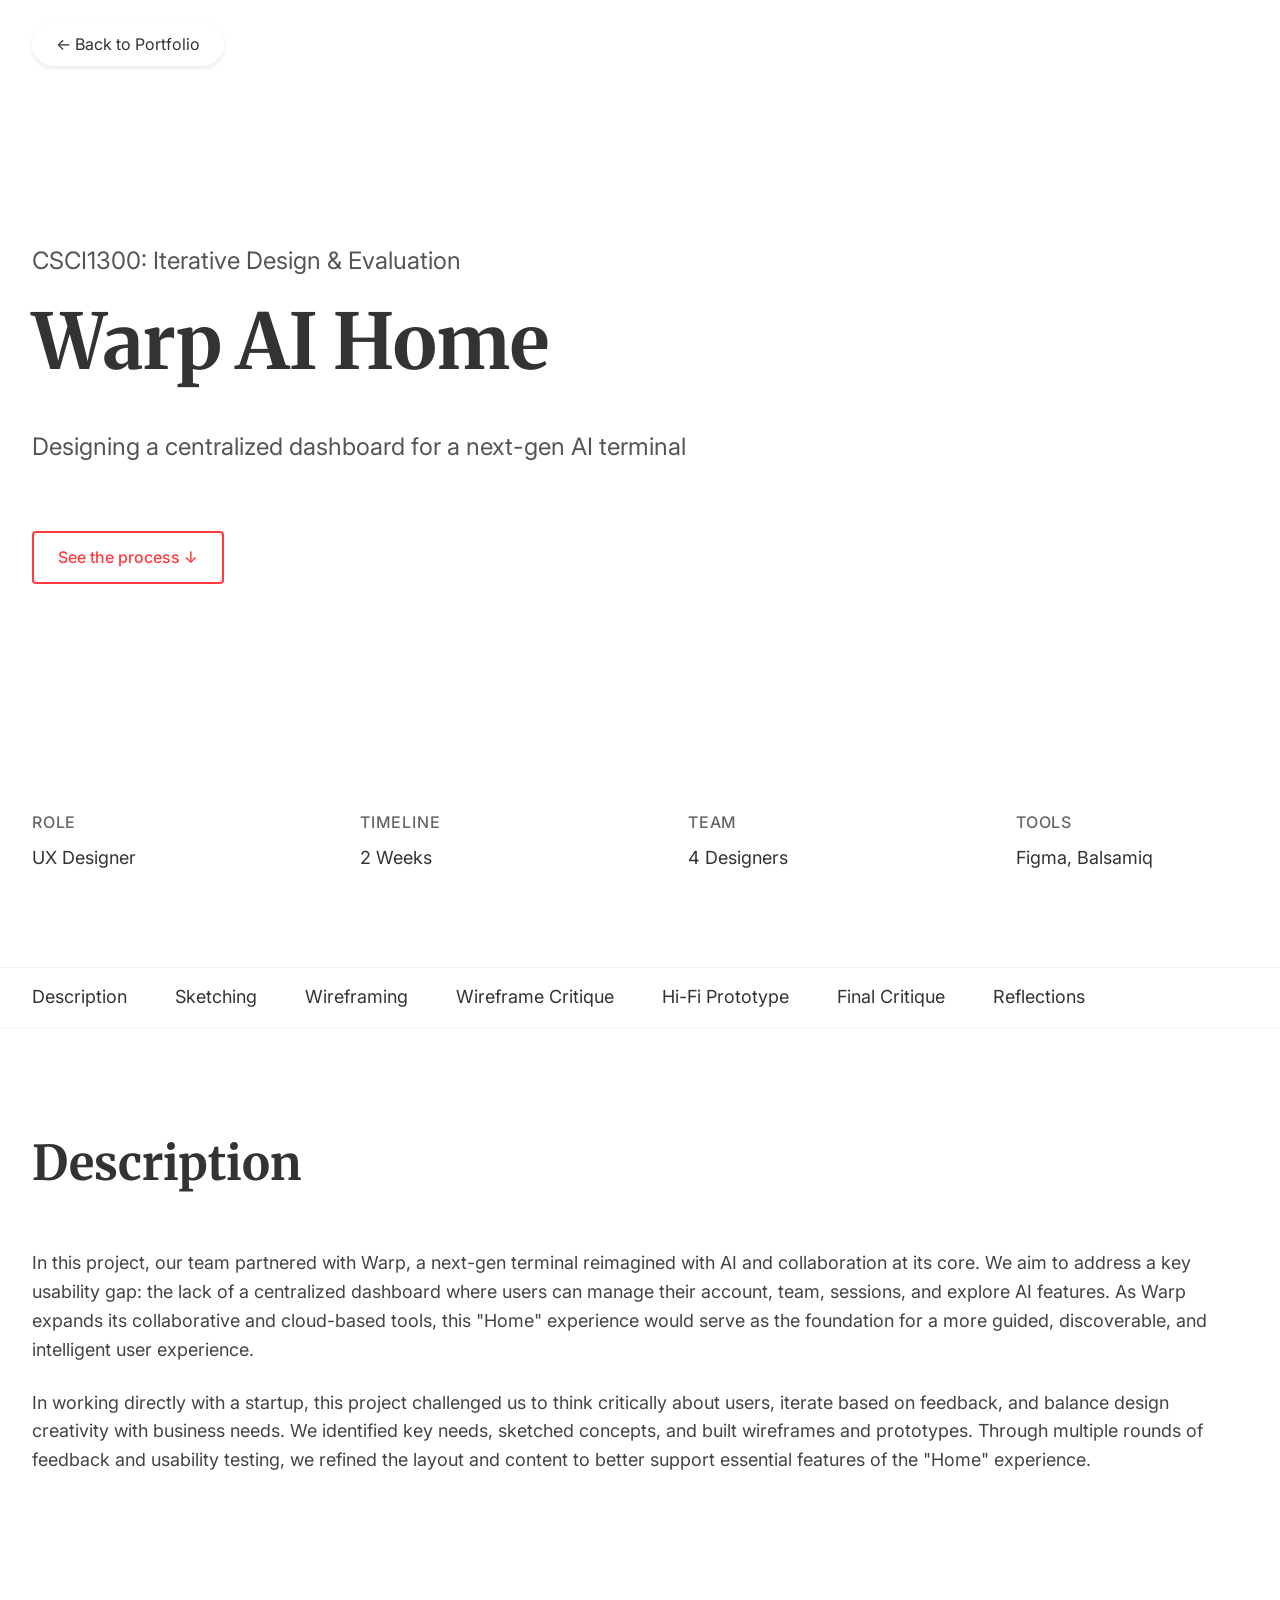
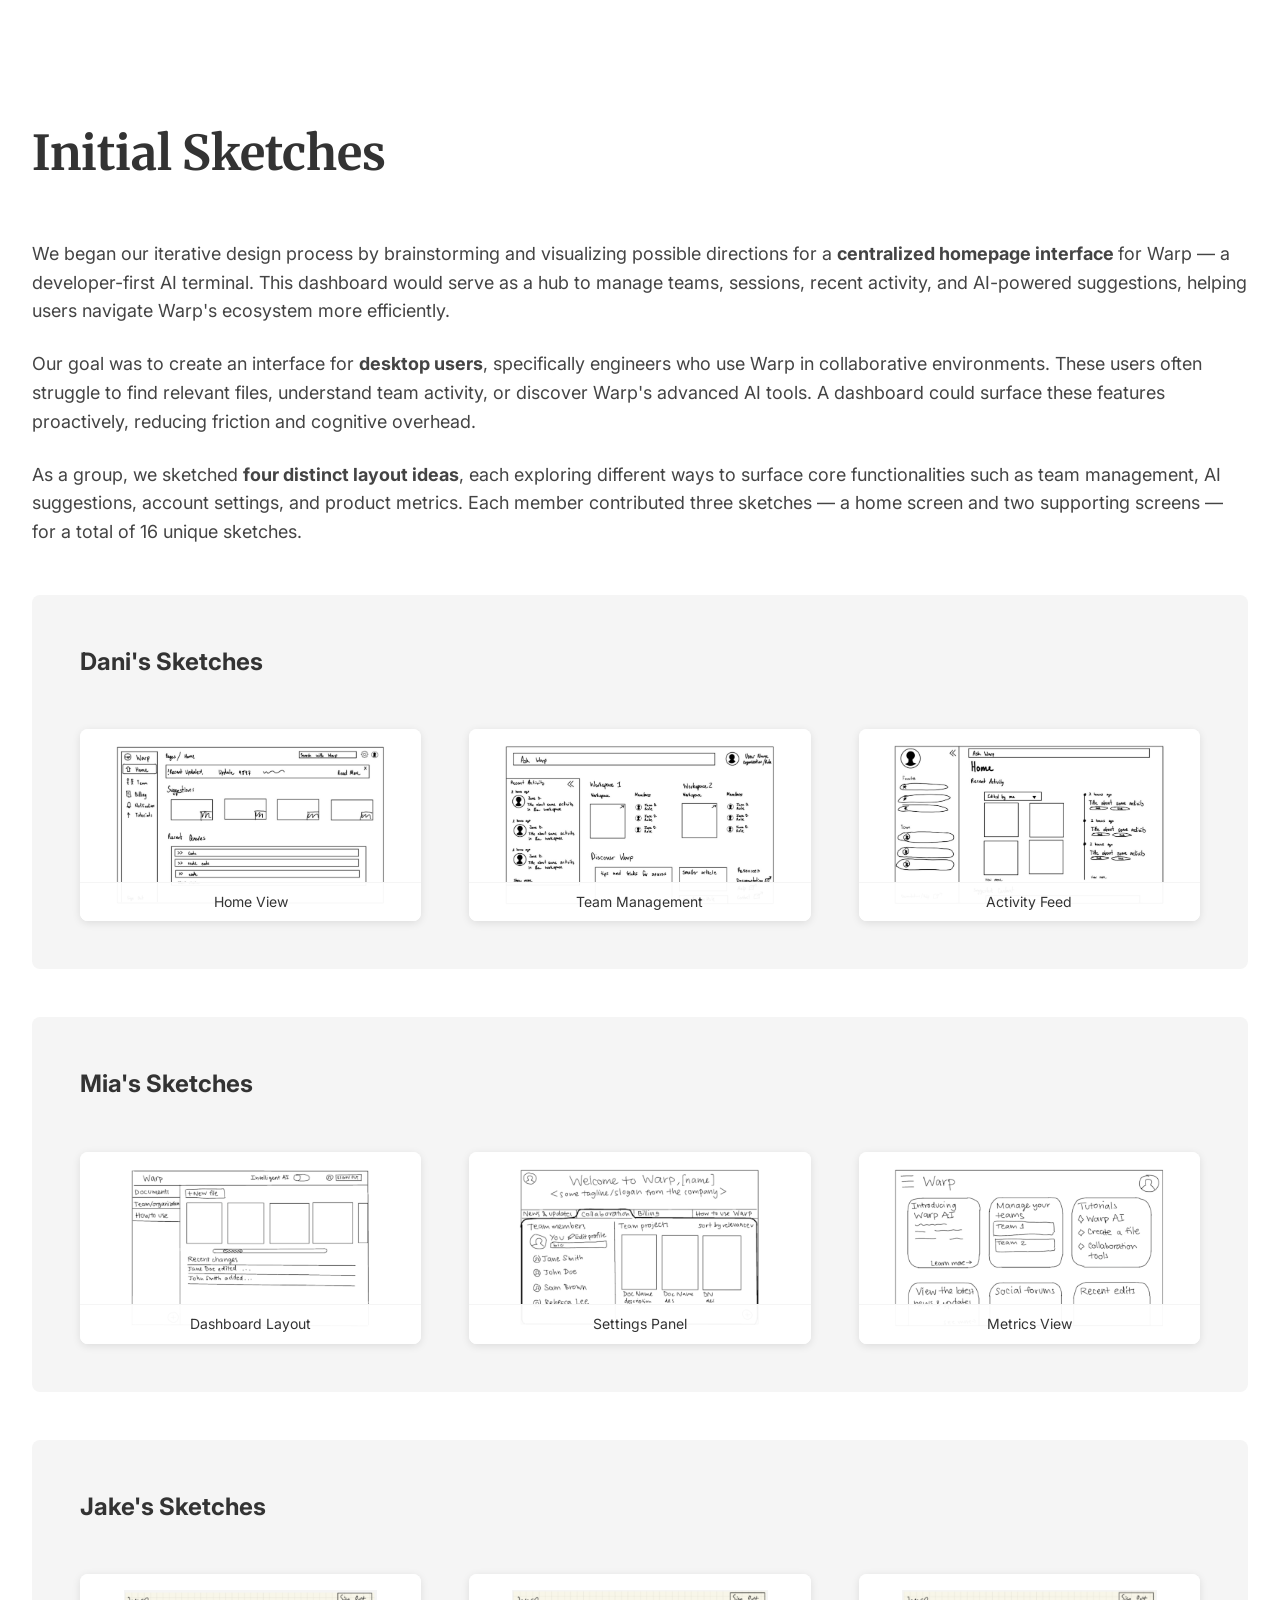
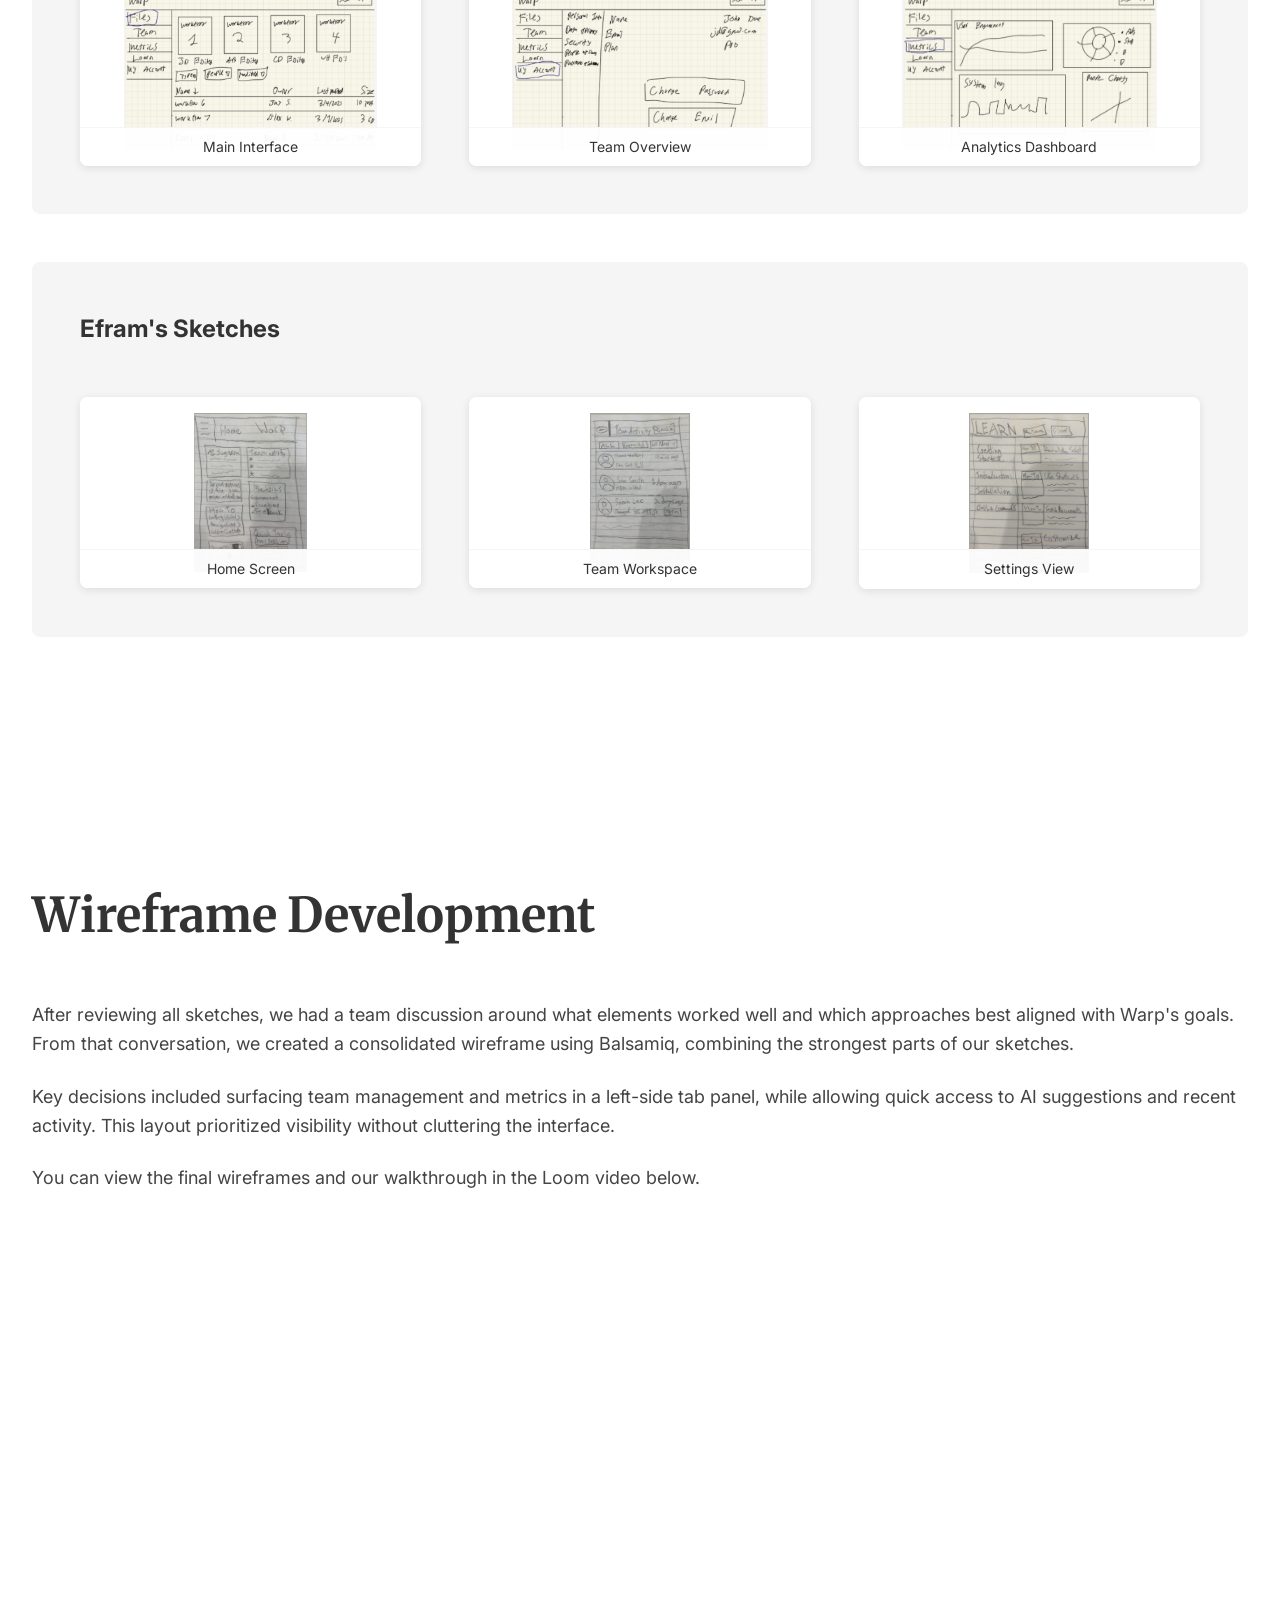
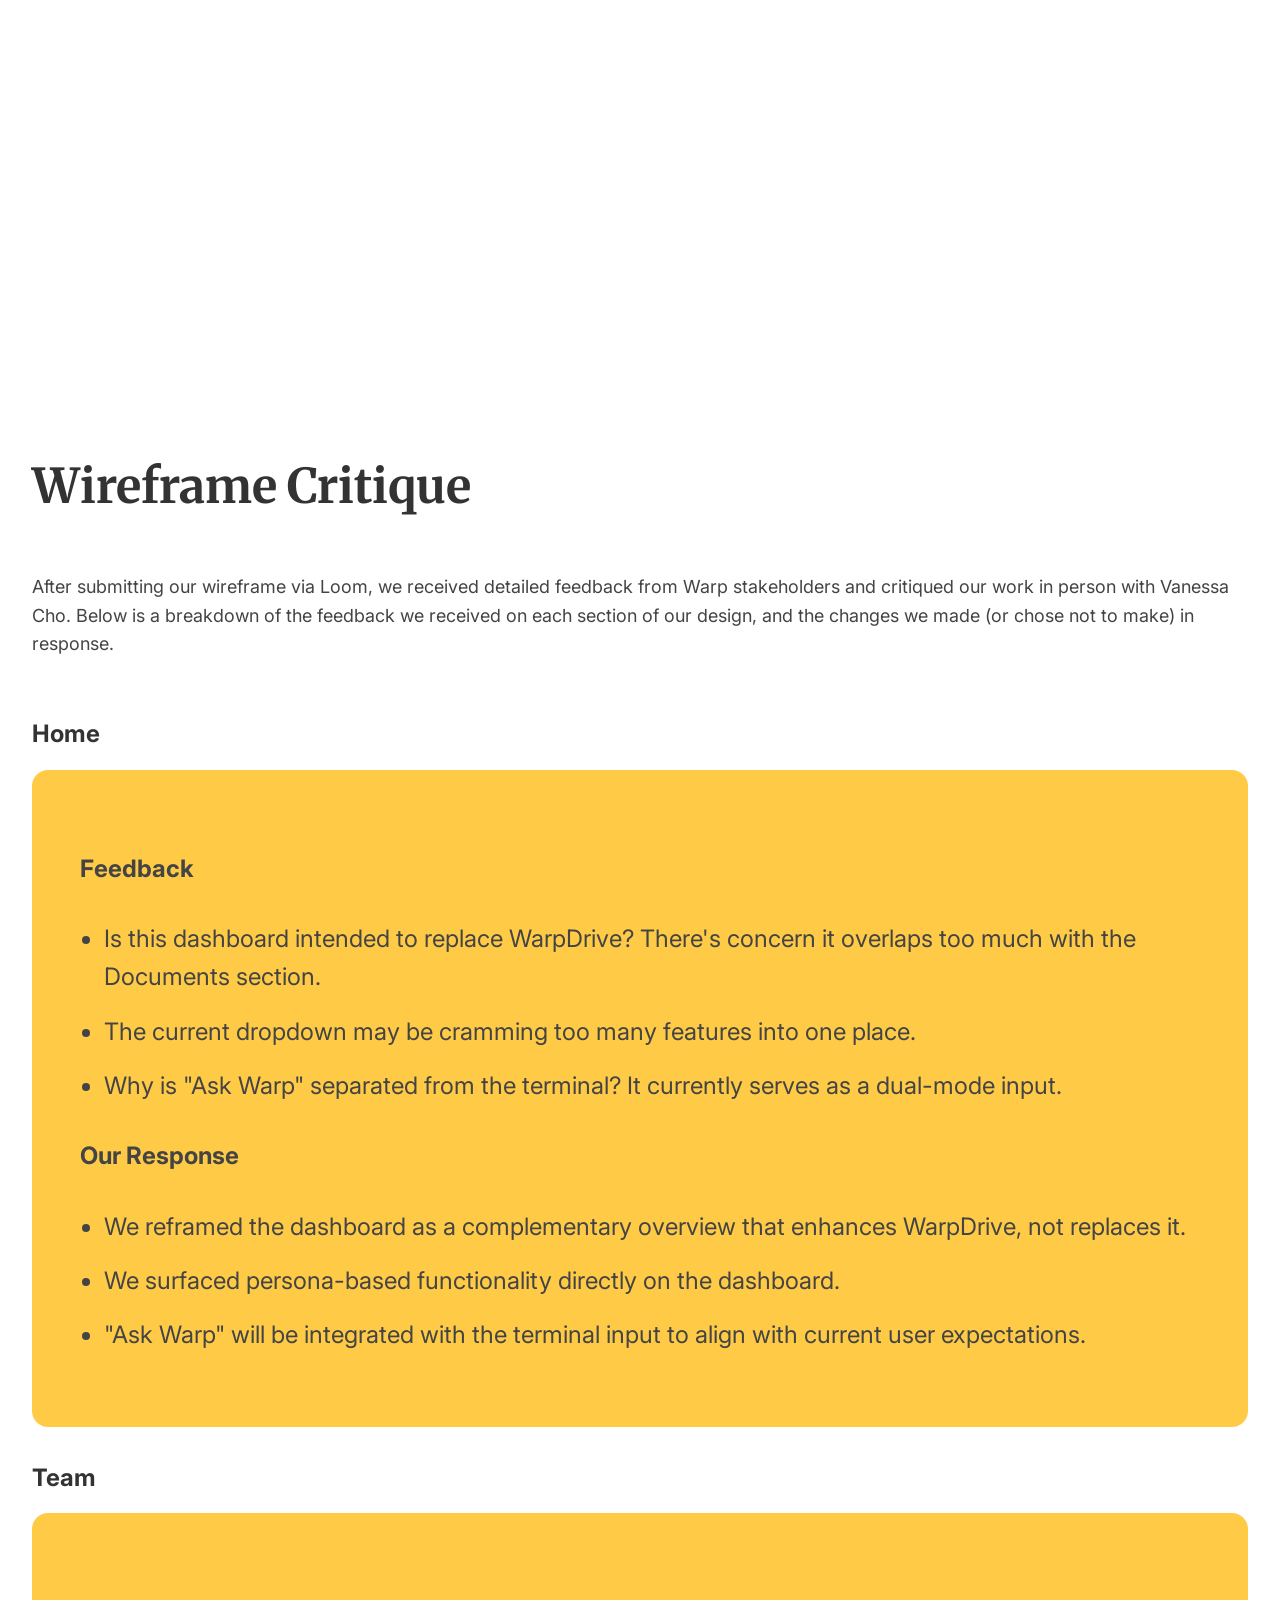
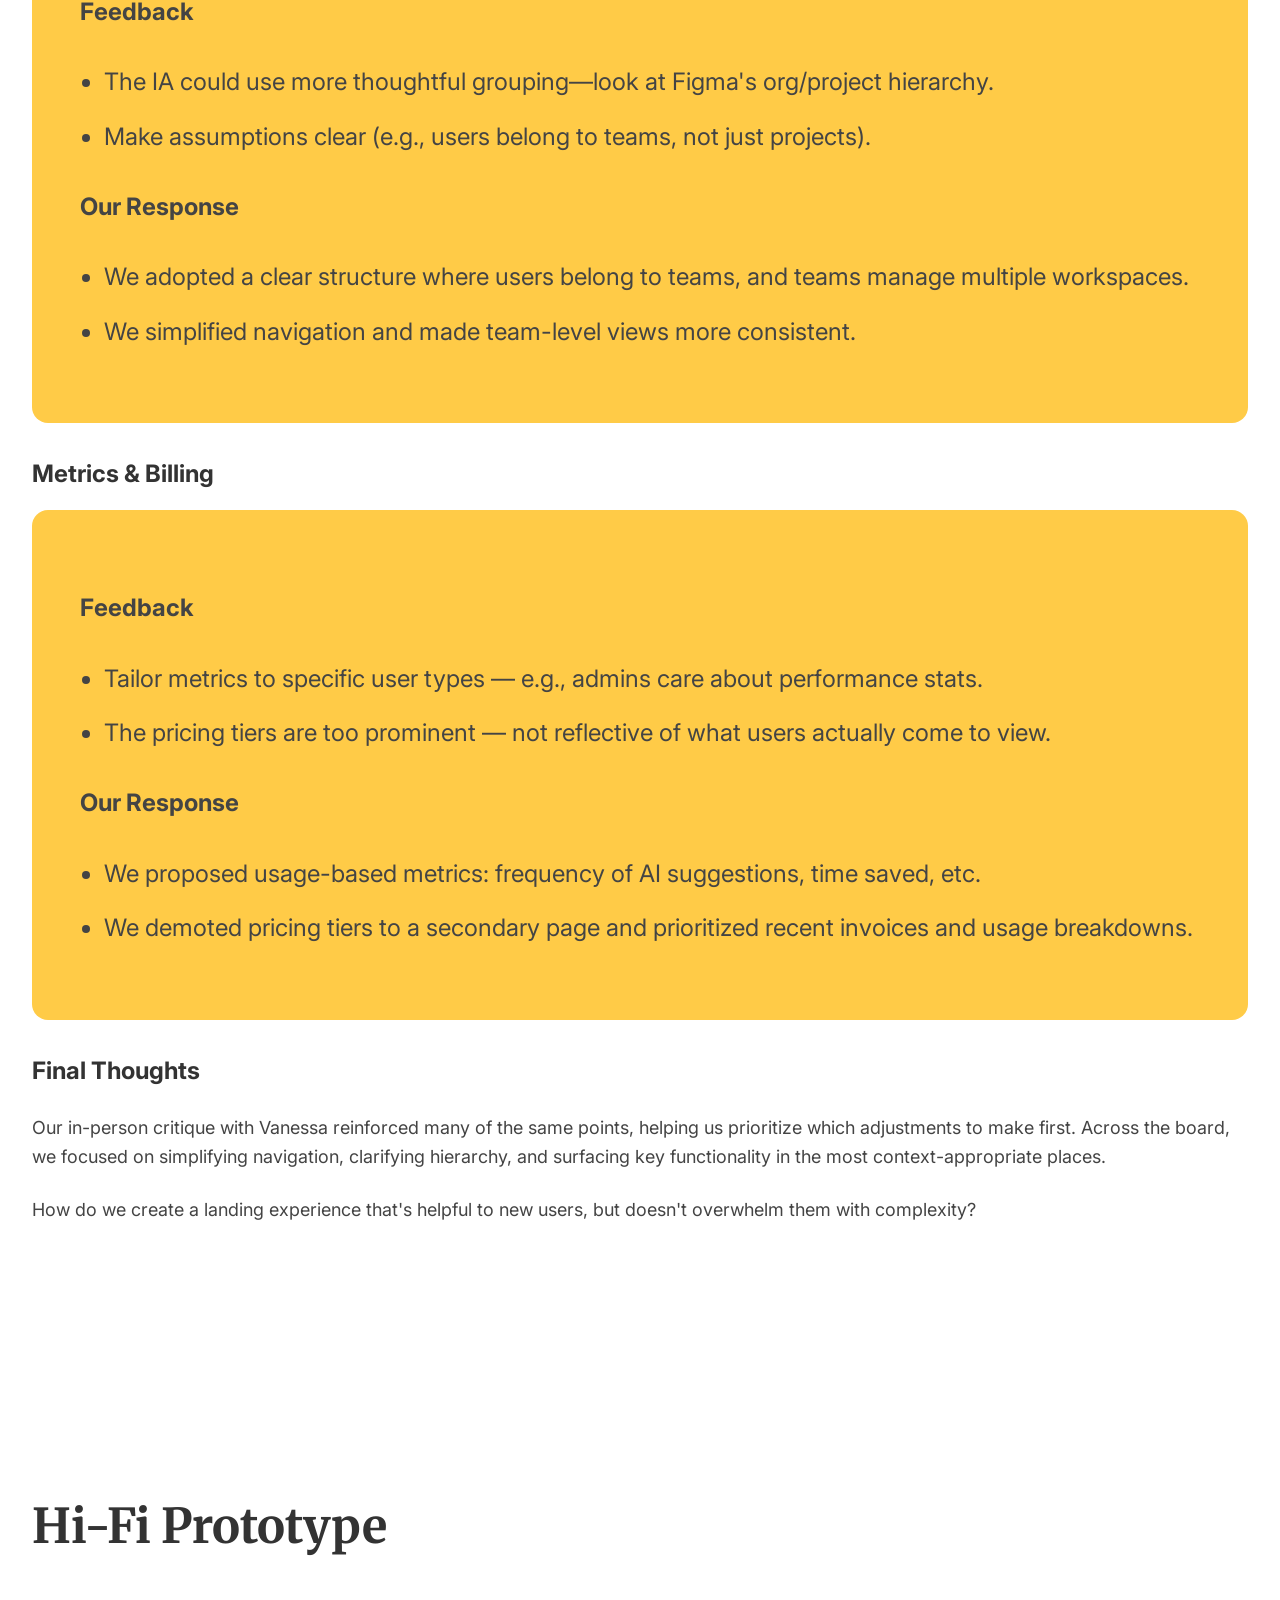
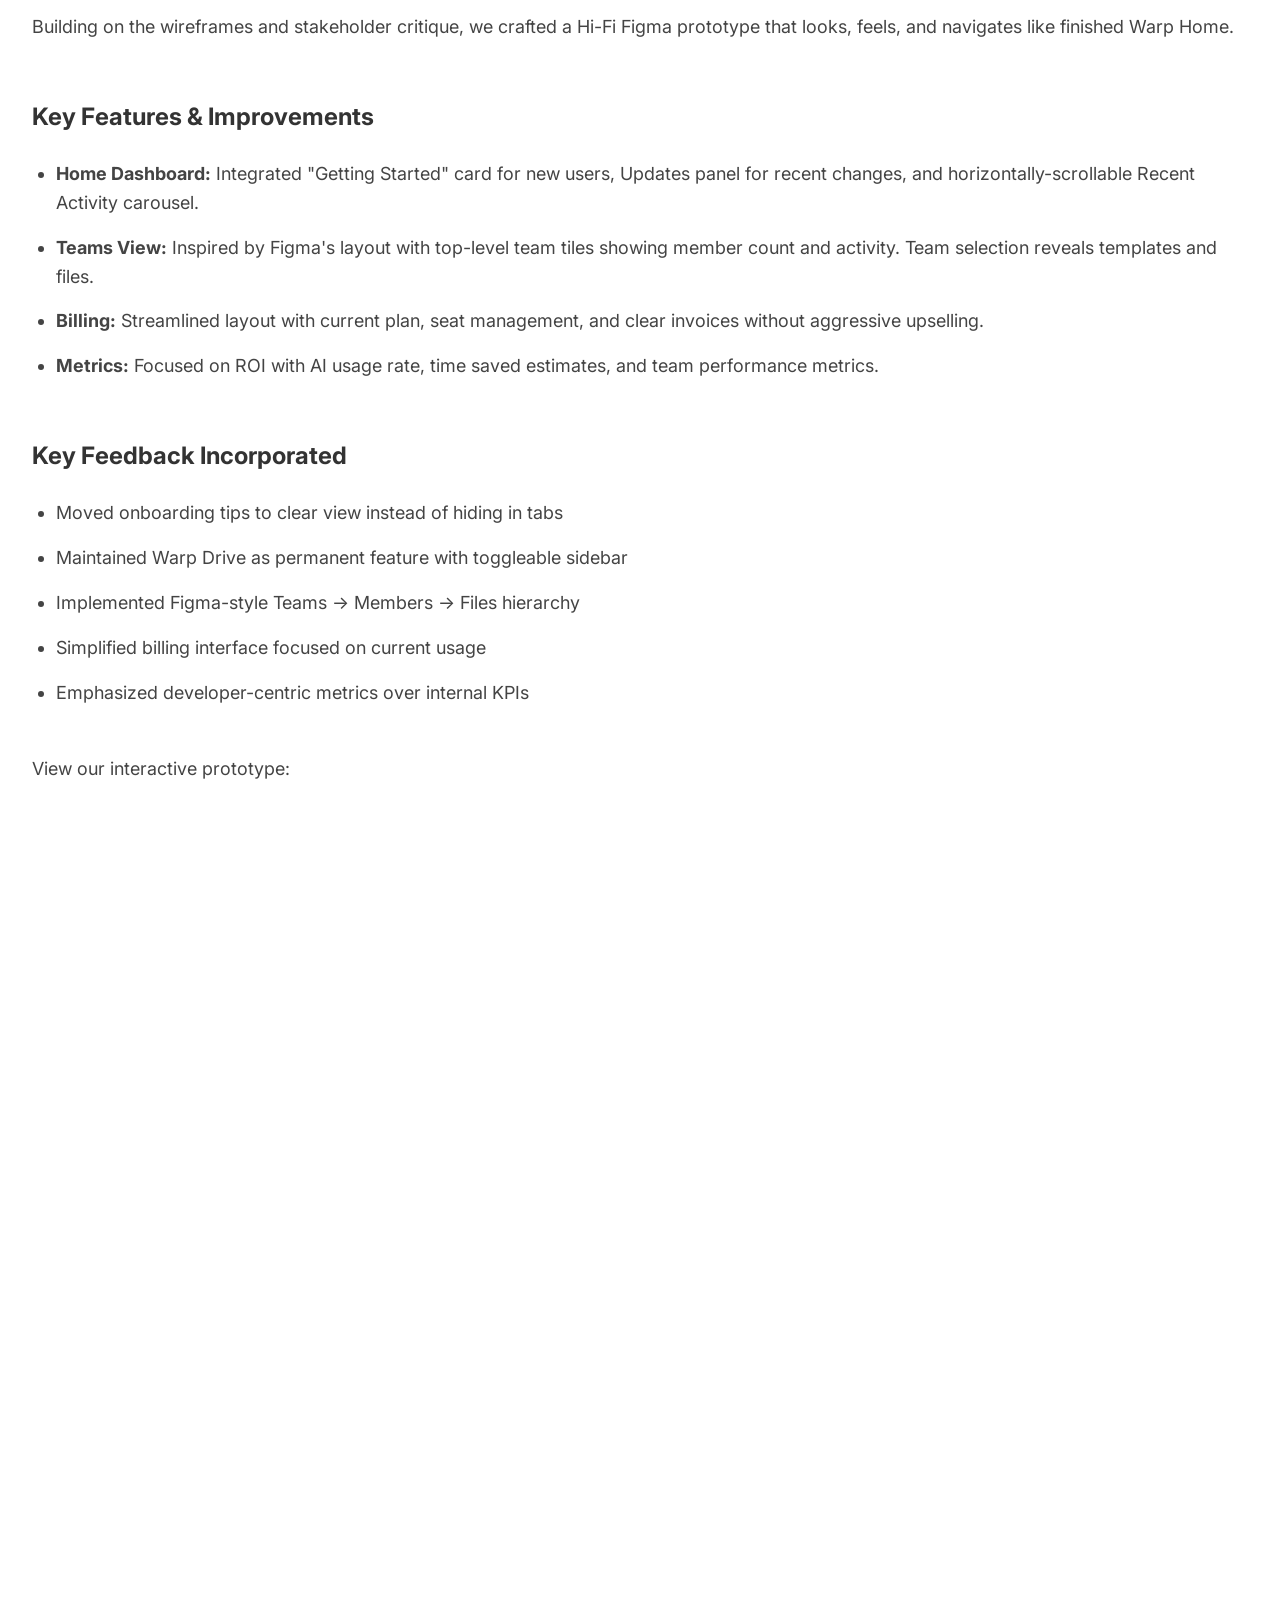
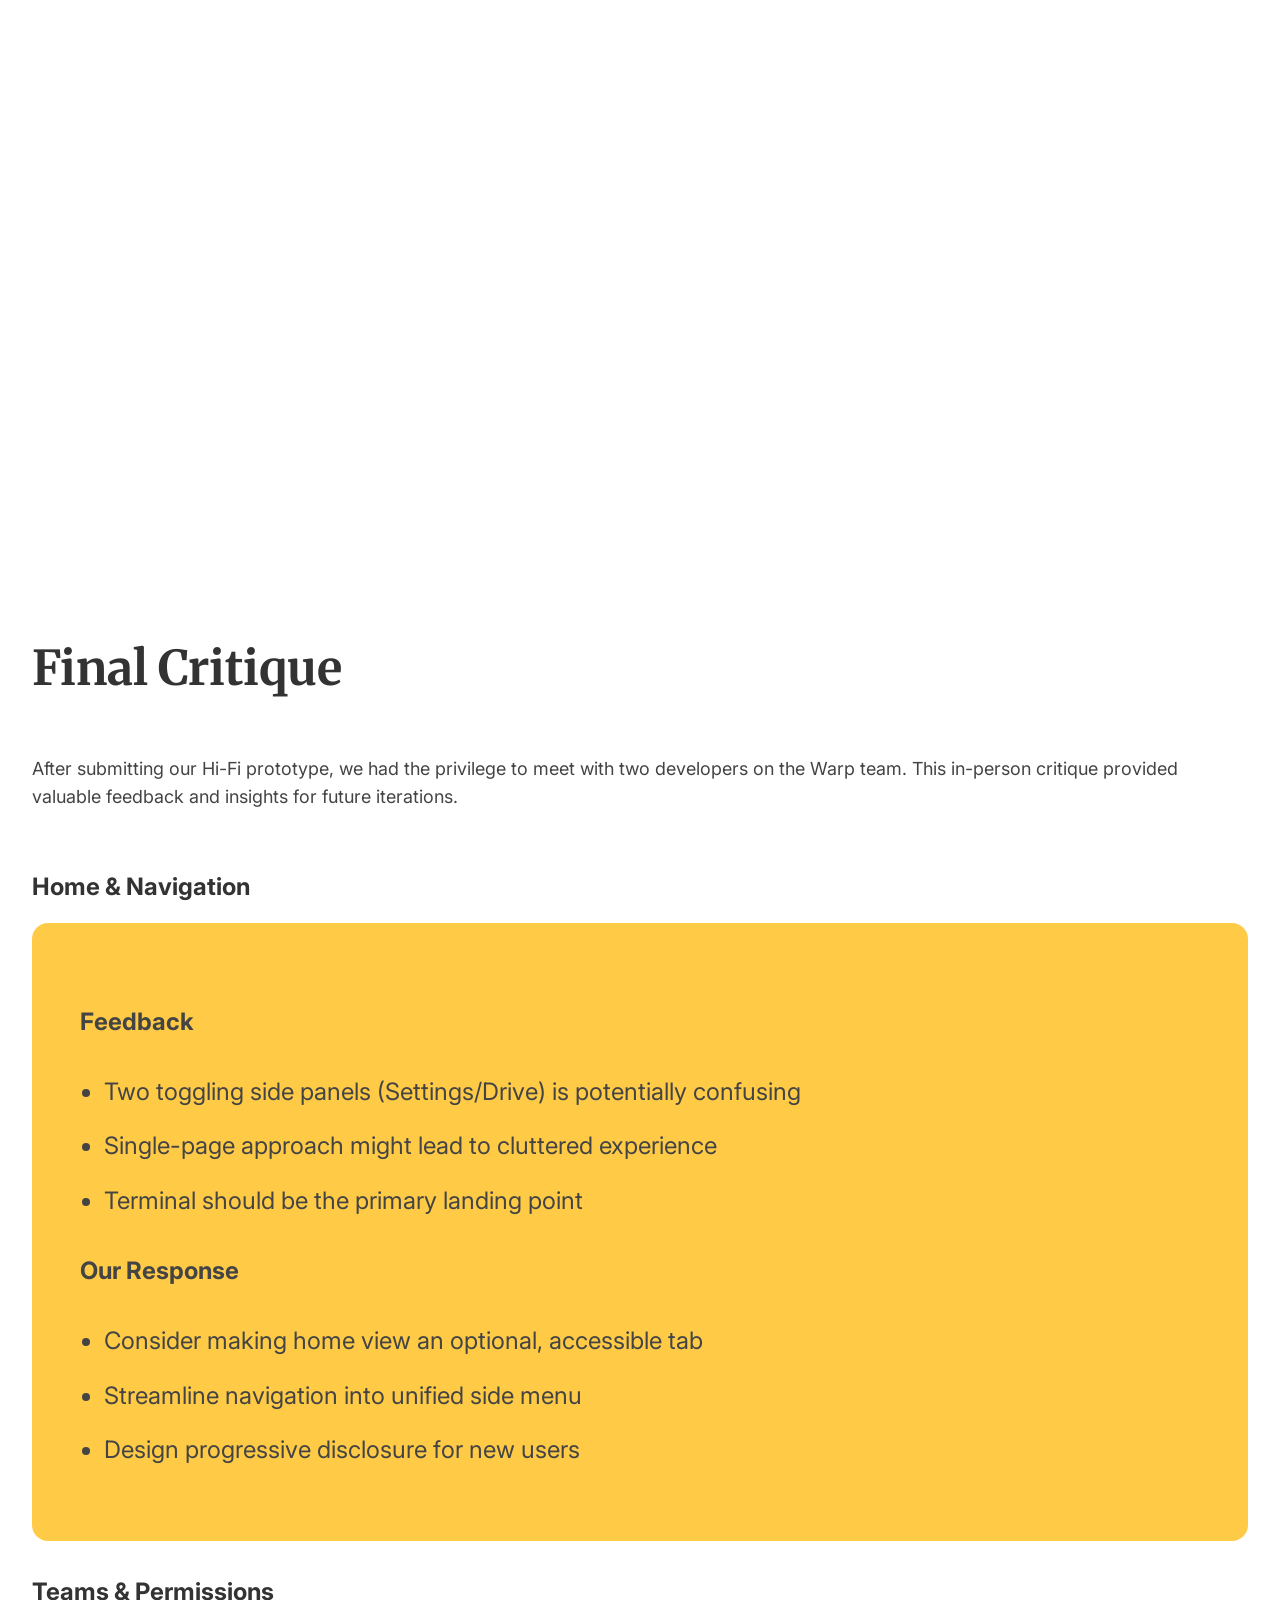
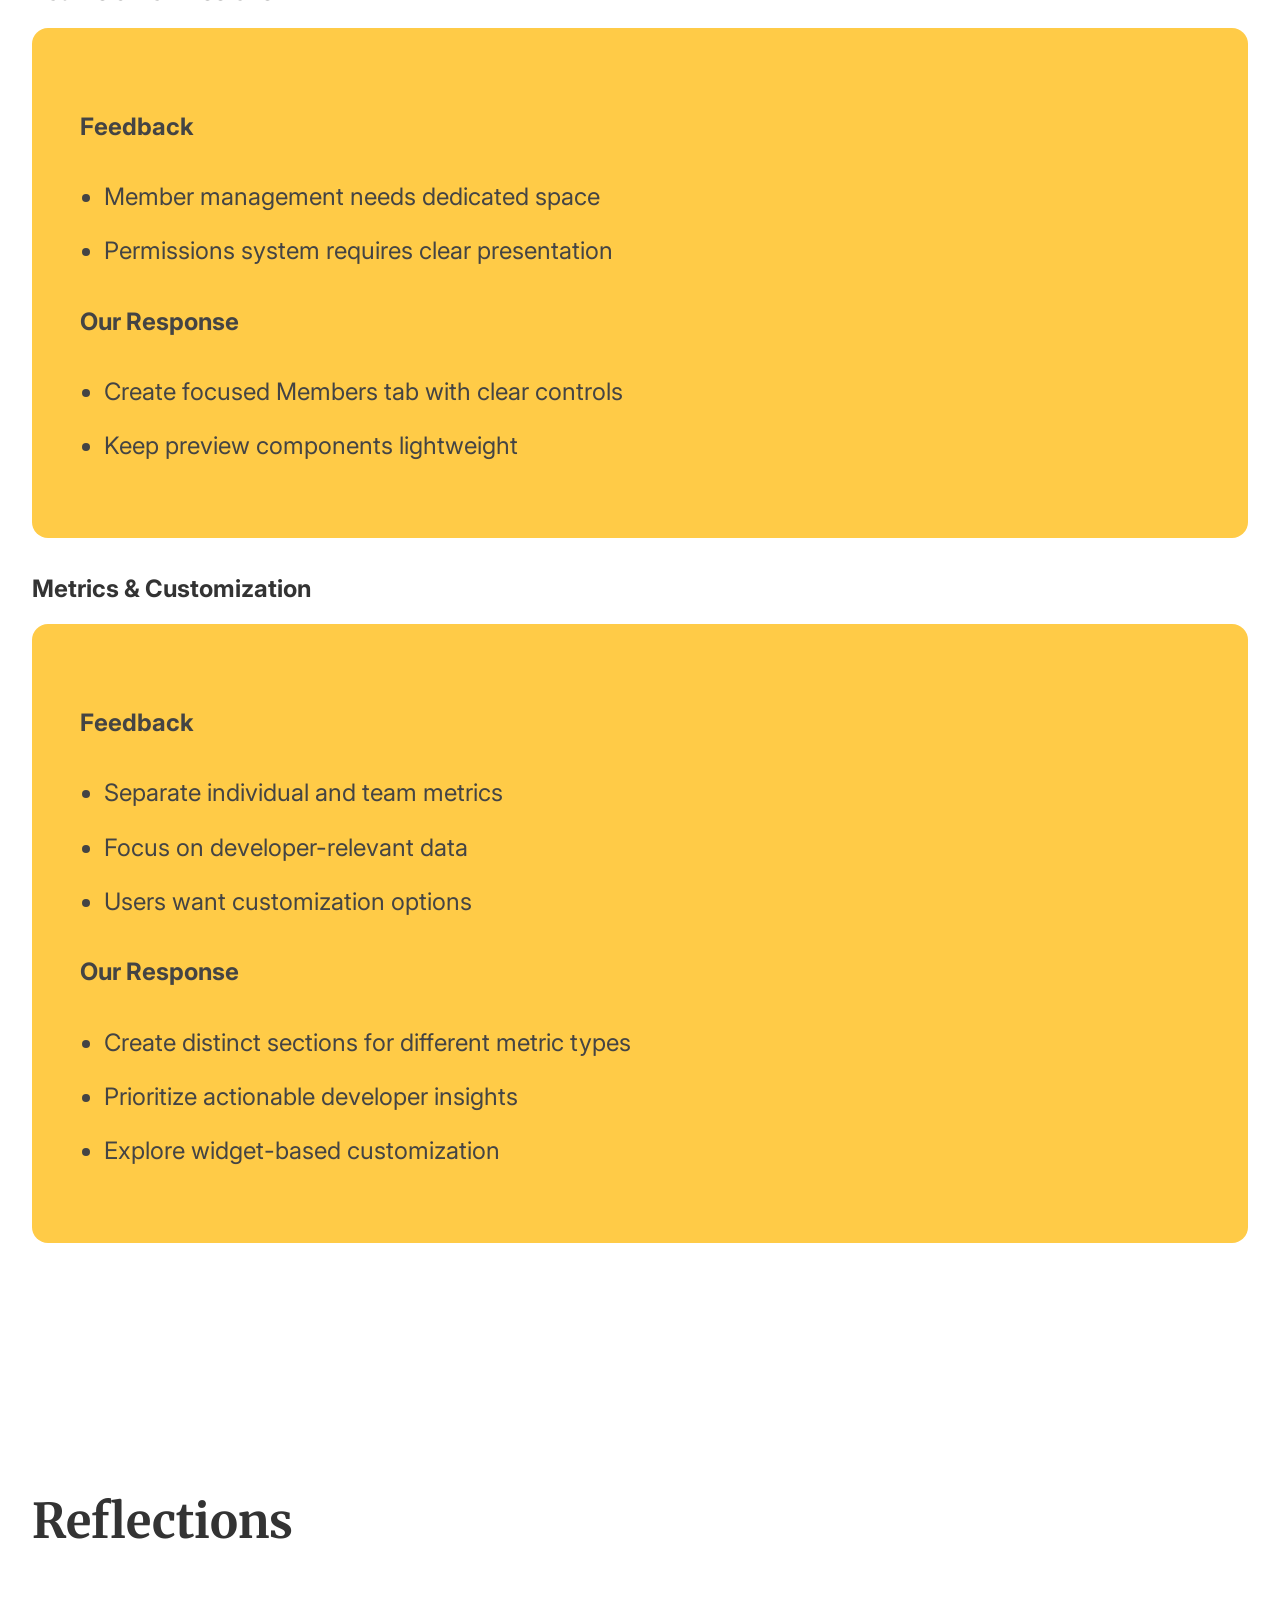
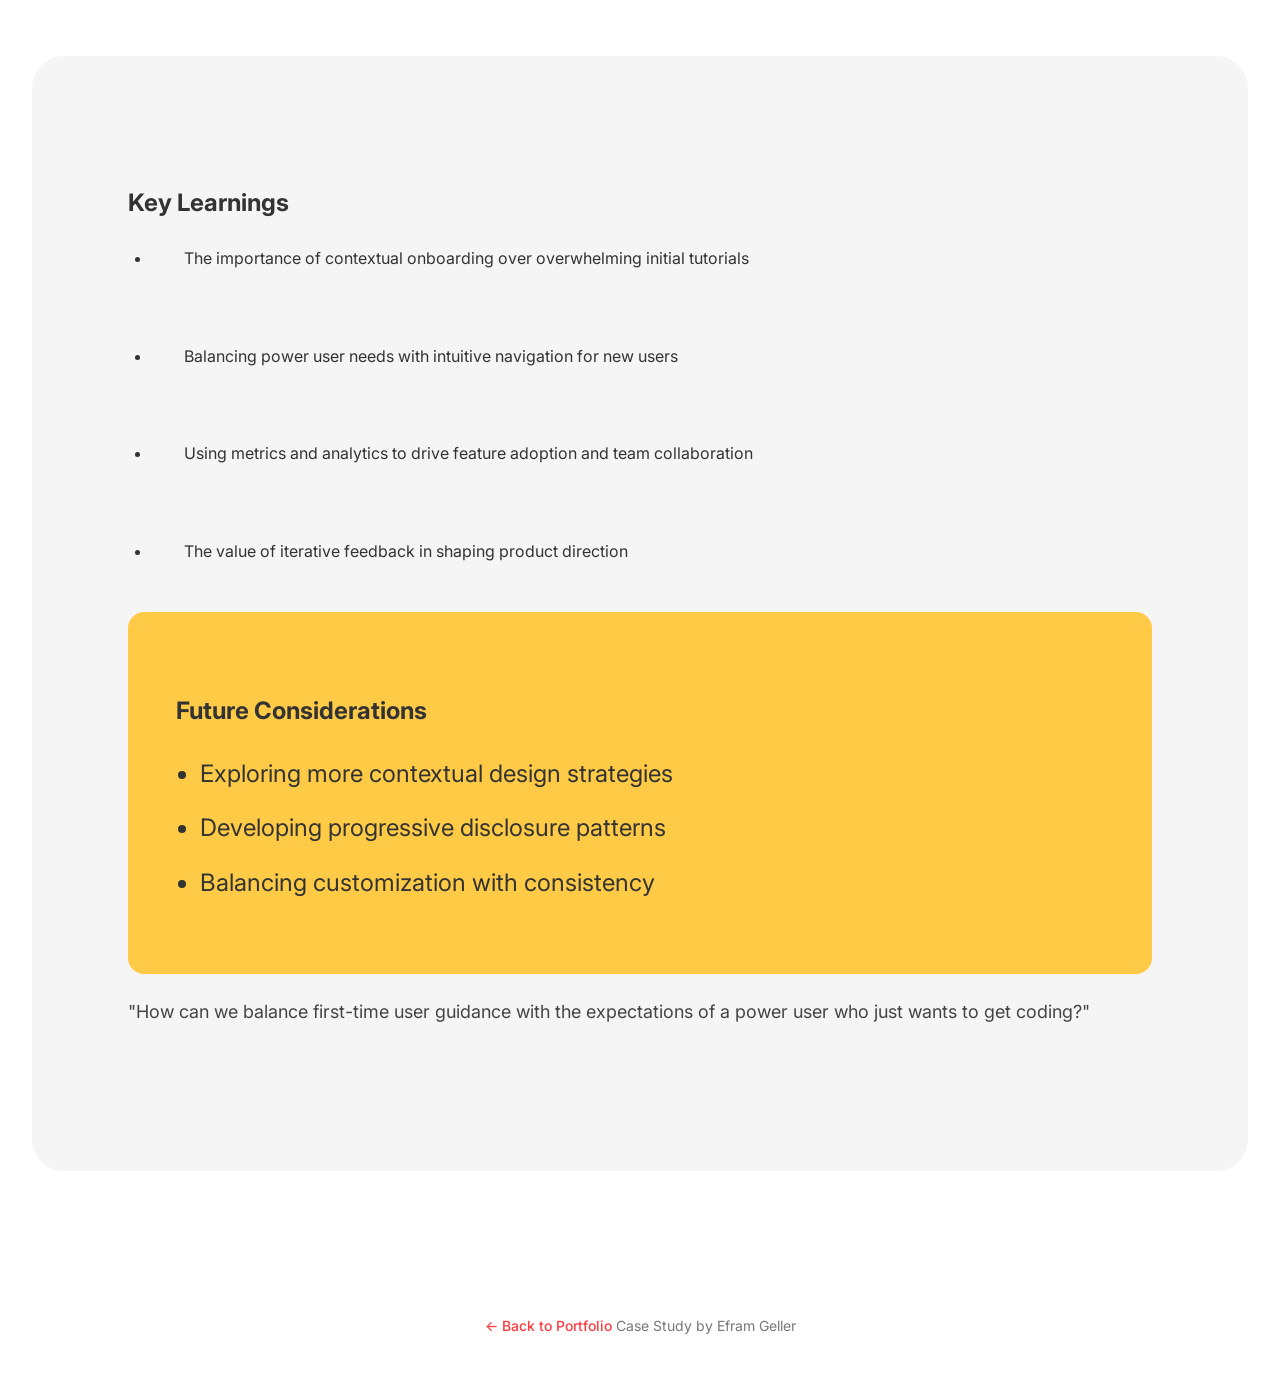
<file: studies/Iterative-Design-portfolio/index.html>
<!DOCTYPE html>
<html lang="en">
  <head>
    <meta charset="UTF-8" />
    <meta name="viewport" content="width=device-width,initial-scale=1.0" />
    <title>Warp AI Home - Iterative Design • CSCI1300</title>

    <!-- Fonts -->
    <link rel="preconnect" href="https://fonts.googleapis.com" />
    <link
      href="https://fonts.googleapis.com/css2?family=Inter:wght@400;500;700&family=Merriweather:ital@0;1&display=swap"
      rel="stylesheet"
    />

    <!-- Styles -->
    <link rel="stylesheet" href="styles.css" />
  </head>
  <body>
    <!-- Back Button -->
    <div class="cs-back-button">
      <a href="#" onclick="history.back(); return false;"
        >← Back to Portfolio</a
      >
    </div>

    <!-- Hero -->
    <section class="cs-hero">
      <div class="cs-hero__content">
        <p class="cs-hero__meta">CSCI1300: Iterative Design & Evaluation</p>
        <h1 class="cs-hero__title">Warp AI Home</h1>
        <p class="cs-hero__meta">
          Designing a centralized dashboard for a next-gen AI terminal
        </p>
        <a href="#sketching" class="cs-hero__cta">See the process ↓</a>
      </div>
    </section>

    <!-- Project Info -->
    <section class="cs-project-info">
      <div class="cs-project-info__grid">
        <div class="cs-project-info__item">
          <h3>Role</h3>
          <p>UX Designer</p>
        </div>
        <div class="cs-project-info__item">
          <h3>Timeline</h3>
          <p>2 Weeks</p>
        </div>
        <div class="cs-project-info__item">
          <h3>Team</h3>
          <p>4 Designers</p>
        </div>
        <div class="cs-project-info__item">
          <h3>Tools</h3>
          <p>Figma, Balsamiq</p>
        </div>
      </div>
    </section>

    <!-- Sub-Navigation -->
    <nav class="cs-subnav">
      <ul class="cs-subnav__list">
        <li>
          <a href="#description" class="cs-subnav__link active">Description</a>
        </li>
        <li>
          <a href="#sketching" class="cs-subnav__link active">Sketching</a>
        </li>
        <li><a href="#wireframing" class="cs-subnav__link">Wireframing</a></li>
        <li>
          <a href="#critique" class="cs-subnav__link">Wireframe Critique</a>
        </li>
        <li>
          <a href="#prototype" class="cs-subnav__link">Hi-Fi Prototype</a>
        </li>
        <li>
          <a href="#final-critique" class="cs-subnav__link">Final Critique</a>
        </li>
        <li><a href="#reflections" class="cs-subnav__link">Reflections</a></li>
      </ul>
    </nav>
    <!-- Description Section -->
    <section id="description" class="cs-section">
      <h2 class="cs-section__title">Description</h2>
      <div class="cs-section__text">
        <p>
          In this project, our team partnered with Warp, a next-gen terminal
          reimagined with AI and collaboration at its core. We aim to address a
          key usability gap: the lack of a centralized dashboard where users can
          manage their account, team, sessions, and explore AI features. As Warp
          expands its collaborative and cloud-based tools, this "Home"
          experience would serve as the foundation for a more guided,
          discoverable, and intelligent user experience.
        </p>
        <p>
          In working directly with a startup, this project challenged us to
          think critically about users, iterate based on feedback, and balance
          design creativity with business needs. We identified key needs,
          sketched concepts, and built wireframes and prototypes. Through
          multiple rounds of feedback and usability testing, we refined the
          layout and content to better support essential features of the "Home"
          experience.
        </p>
      </div>
    </section>
    <!-- Overview Section -->
    <section id="sketching" class="cs-section">
      <h2 class="cs-section__title">Initial Sketches</h2>
      <div class="cs-section__text">
        <p>
          We began our iterative design process by brainstorming and visualizing
          possible directions for a
          <strong>centralized homepage interface </strong>for Warp — a
          developer-first AI terminal. This dashboard would serve as a hub to
          manage teams, sessions, recent activity, and AI-powered suggestions,
          helping users navigate Warp's ecosystem more efficiently.
        </p>
        <p>
          Our goal was to create an interface for
          <strong>desktop users</strong>, specifically engineers who use Warp in
          collaborative environments. These users often struggle to find
          relevant files, understand team activity, or discover Warp's advanced
          AI tools. A dashboard could surface these features proactively,
          reducing friction and cognitive overhead.
        </p>
        <p>
          As a group, we sketched <strong>four distinct layout ideas</strong>,
          each exploring different ways to surface core functionalities such as
          team management, AI suggestions, account settings, and product
          metrics. Each member contributed three sketches — a home screen and
          two supporting screens — for a total of 16 unique sketches.
        </p>
        <div class="cs-sketches-grid">
          <div class="cs-sketches-group">
            <h3>Dani's Sketches</h3>
            <div class="cs-sketches-container">
              <div class="cs-sketch-item">
                <img
                  src="images/sketches/dani1.png"
                  alt="Dani's first sketch"
                />
                <div class="cs-sketch-caption">Home View</div>
              </div>
              <div class="cs-sketch-item">
                <img
                  src="images/sketches/dani2.png"
                  alt="Dani's second sketch"
                />
                <div class="cs-sketch-caption">Team Management</div>
              </div>
              <div class="cs-sketch-item">
                <img
                  src="images/sketches/dani3.png"
                  alt="Dani's third sketch"
                />
                <div class="cs-sketch-caption">Activity Feed</div>
              </div>
            </div>
          </div>

          <div class="cs-sketches-group">
            <h3>Mia's Sketches</h3>
            <div class="cs-sketches-container">
              <div class="cs-sketch-item">
                <img src="images/sketches/mia1.png" alt="Mia's first sketch" />
                <div class="cs-sketch-caption">Dashboard Layout</div>
              </div>
              <div class="cs-sketch-item">
                <img src="images/sketches/mia2.png" alt="Mia's second sketch" />
                <div class="cs-sketch-caption">Settings Panel</div>
              </div>
              <div class="cs-sketch-item">
                <img src="images/sketches/mia3.png" alt="Mia's third sketch" />
                <div class="cs-sketch-caption">Metrics View</div>
              </div>
            </div>
          </div>

          <div class="cs-sketches-group">
            <h3>Jake's Sketches</h3>
            <div class="cs-sketches-container">
              <div class="cs-sketch-item">
                <img
                  src="images/sketches/jake1.png"
                  alt="Jake's first sketch"
                />
                <div class="cs-sketch-caption">Main Interface</div>
              </div>
              <div class="cs-sketch-item">
                <img
                  src="images/sketches/jake2.png"
                  alt="Jake's second sketch"
                />
                <div class="cs-sketch-caption">Team Overview</div>
              </div>
              <div class="cs-sketch-item">
                <img
                  src="images/sketches/jake3.png"
                  alt="Jake's third sketch"
                />
                <div class="cs-sketch-caption">Analytics Dashboard</div>
              </div>
            </div>
          </div>

          <div class="cs-sketches-group">
            <h3>Efram's Sketches</h3>
            <div class="cs-sketches-container">
              <div class="cs-sketch-item">
                <img
                  src="images/sketches/efram1.png"
                  alt="Efram's first sketch"
                />
                <div class="cs-sketch-caption">Home Screen</div>
              </div>
              <div class="cs-sketch-item">
                <img
                  src="images/sketches/efram2.png"
                  alt="Efram's second sketch"
                />
                <div class="cs-sketch-caption">Team Workspace</div>
              </div>
              <div class="cs-sketch-item">
                <img
                  src="images/sketches/efram3.png"
                  alt="Efram's third sketch"
                />
                <div class="cs-sketch-caption">Settings View</div>
              </div>
            </div>
          </div>
        </div>
      </div>
    </section>

    <!-- Process Section -->
    <section id="wireframing" class="cs-section">
      <h2 class="cs-section__title">Wireframe Development</h2>
      <div class="cs-section__text">
        <p>
          After reviewing all sketches, we had a team discussion around what
          elements worked well and which approaches best aligned with Warp's
          goals. From that conversation, we created a consolidated wireframe
          using Balsamiq, combining the strongest parts of our sketches.
        </p>
        <p>
          Key decisions included surfacing team management and metrics in a
          left-side tab panel, while allowing quick access to AI suggestions and
          recent activity. This layout prioritized visibility without cluttering
          the interface.
        </p>
        <p>
          You can view the final wireframes and our walkthrough in the Loom
          video below.
        </p>

        <div class="cs-solution">
          <div class="cs-solution__media">
            <iframe
              src="https://www.loom.com/embed/b00de5a5c25d4ad4b480fc7bdd893360?sid=79e680d3-3914-423b-9427-6d1869a01a40"
              frameborder="0"
              allowfullscreen
              style="
                width: 100%;
                height: 550px;
                border-radius: 8px;
                margin-top: 2rem;
              "
            ></iframe>
          </div>
        </div>
      </div>
    </section>

    <!-- Solution Section -->
    <section id="critique" class="cs-section">
      <h2 class="cs-section__title">Wireframe Critique</h2>
      <div class="cs-section__text">
        <p>
          After submitting our wireframe via Loom, we received detailed feedback
          from Warp stakeholders and critiqued our work in person with Vanessa
          Cho. Below is a breakdown of the feedback we received on each section
          of our design, and the changes we made (or chose not to make) in
          response.
        </p>

        <div class="cs-solution">
          <div class="cs-solution__text">
            <h3>Home</h3>
            <div class="cs-highlight">
              <h4>Feedback</h4>
              <ul>
                <li>
                  Is this dashboard intended to replace WarpDrive? There's
                  concern it overlaps too much with the Documents section.
                </li>
                <li>
                  The current dropdown may be cramming too many features into
                  one place.
                </li>
                <li>
                  Why is "Ask Warp" separated from the terminal? It currently
                  serves as a dual-mode input.
                </li>
              </ul>
              <h4>Our Response</h4>
              <ul>
                <li>
                  We reframed the dashboard as a complementary overview that
                  enhances WarpDrive, not replaces it.
                </li>
                <li>
                  We surfaced persona-based functionality directly on the
                  dashboard.
                </li>
                <li>
                  "Ask Warp" will be integrated with the terminal input to align
                  with current user expectations.
                </li>
              </ul>
            </div>
          </div>
        </div>

        <div class="cs-solution">
          <div class="cs-solution__text">
            <h3>Team</h3>
            <div class="cs-highlight">
              <h4>Feedback</h4>
              <ul>
                <li>
                  The IA could use more thoughtful grouping—look at Figma's
                  org/project hierarchy.
                </li>
                <li>
                  Make assumptions clear (e.g., users belong to teams, not just
                  projects).
                </li>
              </ul>
              <h4>Our Response</h4>
              <ul>
                <li>
                  We adopted a clear structure where users belong to teams, and
                  teams manage multiple workspaces.
                </li>
                <li>
                  We simplified navigation and made team-level views more
                  consistent.
                </li>
              </ul>
            </div>
          </div>
        </div>

        <div class="cs-solution">
          <div class="cs-solution__text">
            <h3>Metrics & Billing</h3>
            <div class="cs-highlight">
              <h4>Feedback</h4>
              <ul>
                <li>
                  Tailor metrics to specific user types — e.g., admins care
                  about performance stats.
                </li>
                <li>
                  The pricing tiers are too prominent — not reflective of what
                  users actually come to view.
                </li>
              </ul>
              <h4>Our Response</h4>
              <ul>
                <li>
                  We proposed usage-based metrics: frequency of AI suggestions,
                  time saved, etc.
                </li>
                <li>
                  We demoted pricing tiers to a secondary page and prioritized
                  recent invoices and usage breakdowns.
                </li>
              </ul>
            </div>
          </div>
        </div>

        <div class="cs-solution">
          <div class="cs-solution__text">
            <h3>Final Thoughts</h3>
            <p>
              Our in-person critique with Vanessa reinforced many of the same
              points, helping us prioritize which adjustments to make first.
              Across the board, we focused on simplifying navigation, clarifying
              hierarchy, and surfacing key functionality in the most
              context-appropriate places.
            </p>
            <p class="cs-quote">
              How do we create a landing experience that's helpful to new users,
              but doesn't overwhelm them with complexity?
            </p>
          </div>
        </div>
      </div>
    </section>

    <!-- Solution Section -->
    <section id="prototype" class="cs-section">
      <h2 class="cs-section__title">Hi-Fi Prototype</h2>
      <div class="cs-section__text">
        <p>
          Building on the wireframes and stakeholder critique, we crafted a
          Hi-Fi Figma prototype that looks, feels, and navigates like finished
          Warp Home.
        </p>

        <div class="cs-solution">
          <div class="cs-solution__text">
            <h3>Key Features & Improvements</h3>
            <ul>
              <li>
                <strong>Home Dashboard:</strong> Integrated "Getting Started"
                card for new users, Updates panel for recent changes, and
                horizontally-scrollable Recent Activity carousel.
              </li>
              <li>
                <strong>Teams View:</strong> Inspired by Figma's layout with
                top-level team tiles showing member count and activity. Team
                selection reveals templates and files.
              </li>
              <li>
                <strong>Billing:</strong> Streamlined layout with current plan,
                seat management, and clear invoices without aggressive
                upselling.
              </li>
              <li>
                <strong>Metrics:</strong> Focused on ROI with AI usage rate,
                time saved estimates, and team performance metrics.
              </li>
            </ul>
          </div>
        </div>

        <div class="cs-solution">
          <div class="cs-solution__text">
            <h3>Key Feedback Incorporated</h3>
            <ul>
              <li>
                Moved onboarding tips to clear view instead of hiding in tabs
              </li>
              <li>
                Maintained Warp Drive as permanent feature with toggleable
                sidebar
              </li>
              <li>Implemented Figma-style Teams → Members → Files hierarchy</li>
              <li>Simplified billing interface focused on current usage</li>
              <li>Emphasized developer-centric metrics over internal KPIs</li>
            </ul>
          </div>
        </div>

        <p>View our interactive prototype:</p>

        <div class="cs-solution">
          <div class="cs-solution__media">
            <iframe
              src="https://www.loom.com/embed/27d983c61b4945af92e68bf9d468e08b"
              frameborder="0"
              allowfullscreen
              style="
                width: 100%;
                height: 550px;
                border-radius: 8px;
                margin-top: 2rem;
              "
            ></iframe>
          </div>
        </div>

        <div class="cs-solution">
          <div class="cs-solution__media">
            <iframe
              src="https://embed.figma.com/proto/Z858FJzyUojk4x38pRcJ9n/Warp-AI-Home--Hi-Fi-Prototype?page-id=0%3A1&node-id=55-3485&starting-point-node-id=55%3A3485&embed-host=share"
              frameborder="0"
              allowfullscreen
              style="
                width: 100%;
                height: 550px;
                border-radius: 8px;
                margin-top: 2rem;
              "
            ></iframe>
          </div>
        </div>
      </div>
    </section>

    <!-- Solution Section -->
    <section id="final-critique" class="cs-section">
      <h2 class="cs-section__title">Final Critique</h2>
      <div class="cs-section__text">
        <p>
          After submitting our Hi-Fi prototype, we had the privilege to meet
          with two developers on the Warp team. This in-person critique provided
          valuable feedback and insights for future iterations.
        </p>

        <div class="cs-solution">
          <div class="cs-solution__text">
            <h3>Home & Navigation</h3>
            <div class="cs-highlight">
              <h4>Feedback</h4>
              <ul>
                <li>
                  Two toggling side panels (Settings/Drive) is potentially
                  confusing
                </li>
                <li>Single-page approach might lead to cluttered experience</li>
                <li>Terminal should be the primary landing point</li>
              </ul>
              <h4>Our Response</h4>
              <ul>
                <li>Consider making home view an optional, accessible tab</li>
                <li>Streamline navigation into unified side menu</li>
                <li>Design progressive disclosure for new users</li>
              </ul>
            </div>
          </div>
        </div>

        <div class="cs-solution">
          <div class="cs-solution__text">
            <h3>Teams & Permissions</h3>
            <div class="cs-highlight">
              <h4>Feedback</h4>
              <ul>
                <li>Member management needs dedicated space</li>
                <li>Permissions system requires clear presentation</li>
              </ul>
              <h4>Our Response</h4>
              <ul>
                <li>Create focused Members tab with clear controls</li>
                <li>Keep preview components lightweight</li>
              </ul>
            </div>
          </div>
        </div>

        <div class="cs-solution">
          <div class="cs-solution__text">
            <h3>Metrics & Customization</h3>
            <div class="cs-highlight">
              <h4>Feedback</h4>
              <ul>
                <li>Separate individual and team metrics</li>
                <li>Focus on developer-relevant data</li>
                <li>Users want customization options</li>
              </ul>
              <h4>Our Response</h4>
              <ul>
                <li>Create distinct sections for different metric types</li>
                <li>Prioritize actionable developer insights</li>
                <li>Explore widget-based customization</li>
              </ul>
            </div>
          </div>
        </div>
      </div>
    </section>

    <!-- Reflection Section -->
    <section id="reflections" class="cs-section">
      <h2 class="cs-section__title">Reflections</h2>
      <div class="cs-reflection">
        <h3>Key Learnings</h3>
        <ul class="cs-reflection__list">
          <li>
            The importance of contextual onboarding over overwhelming initial
            tutorials
          </li>
          <li>
            Balancing power user needs with intuitive navigation for new users
          </li>
          <li>
            Using metrics and analytics to drive feature adoption and team
            collaboration
          </li>
          <li>The value of iterative feedback in shaping product direction</li>
        </ul>

        <div class="cs-highlight">
          <h3>Future Considerations</h3>
          <ul>
            <li>Exploring more contextual design strategies</li>
            <li>Developing progressive disclosure patterns</li>
            <li>Balancing customization with consistency</li>
          </ul>
        </div>

        <p class="cs-section__text">
          "How can we balance first-time user guidance with the expectations of
          a power user who just wants to get coding?"
        </p>
      </div>
    </section>

    <!-- Footer -->
    <footer class="cs-footer">
      <a href="#" onclick="history.back(); return false;"
        >← Back to Portfolio</a
      >
      Case Study by Efram Geller
    </footer>

    <!-- Scripts -->
    <script src="../shared.js"></script>
  </body>
</html>
</file>
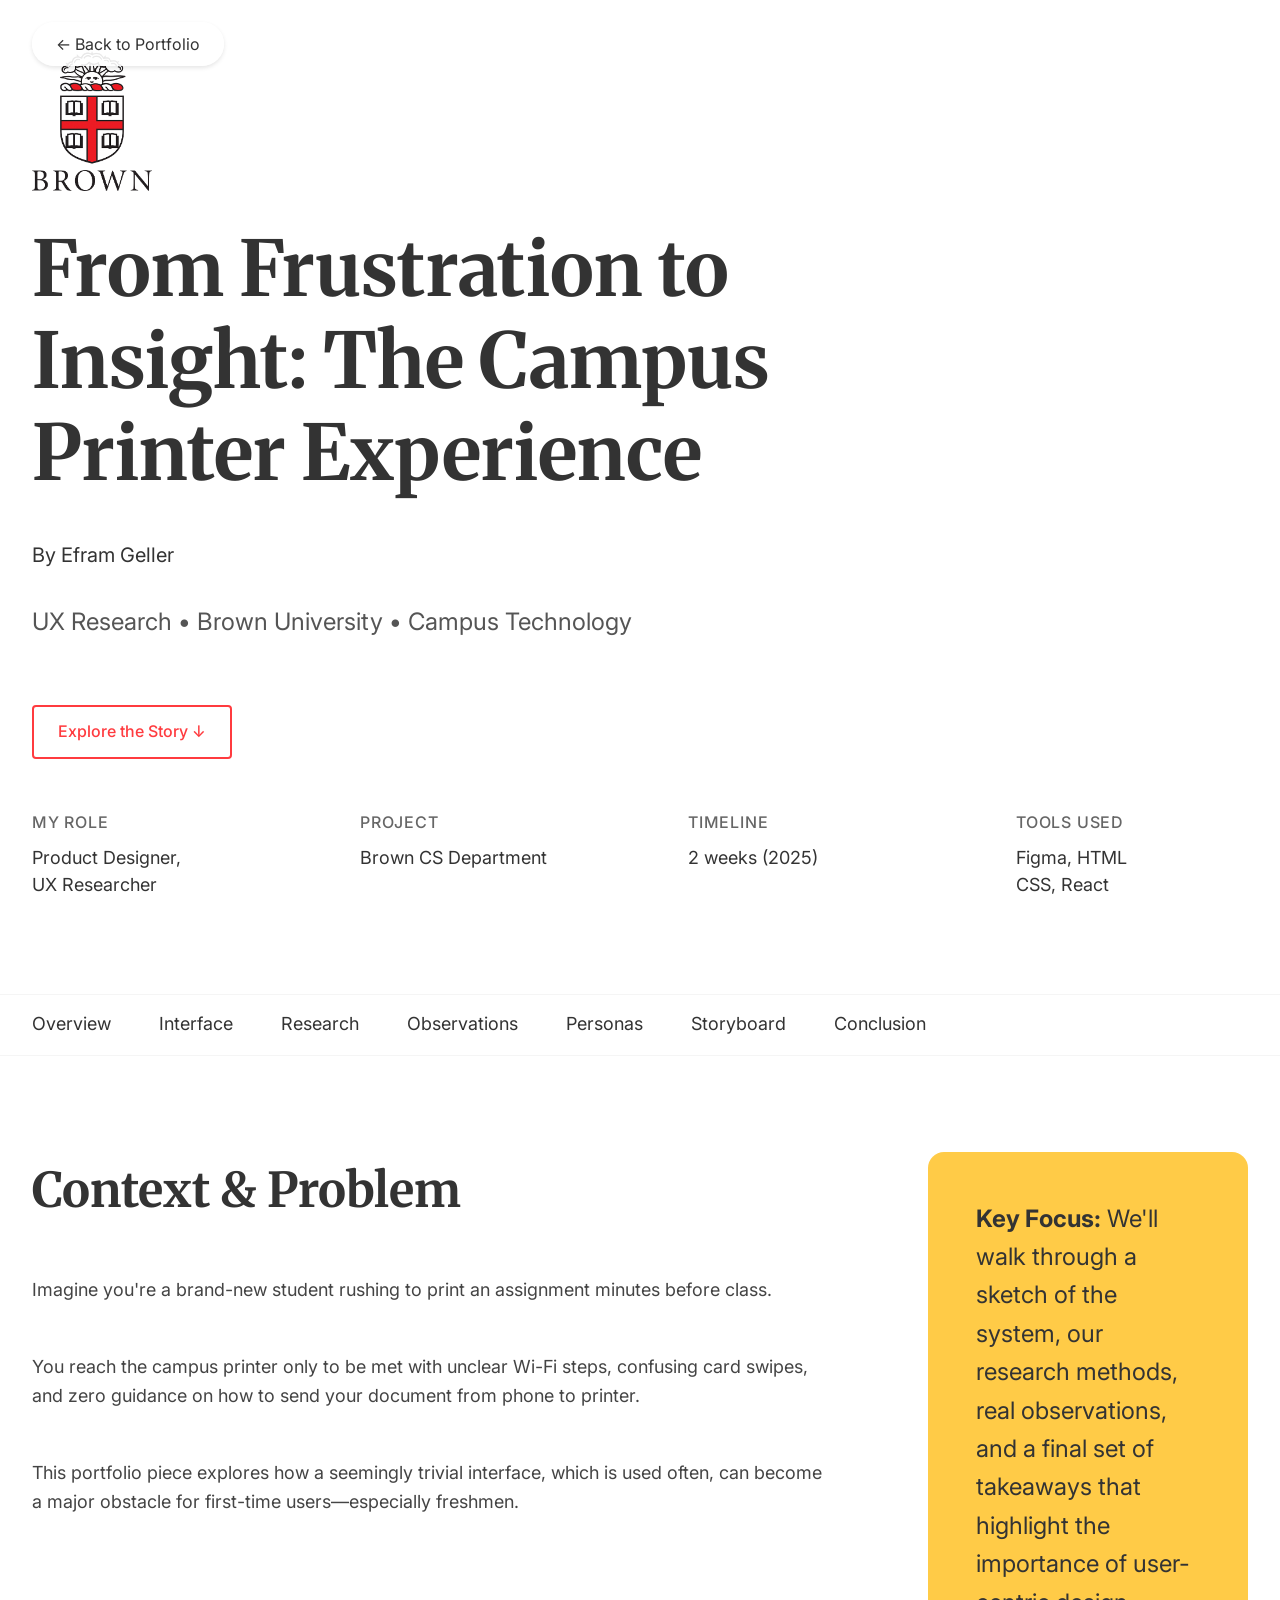
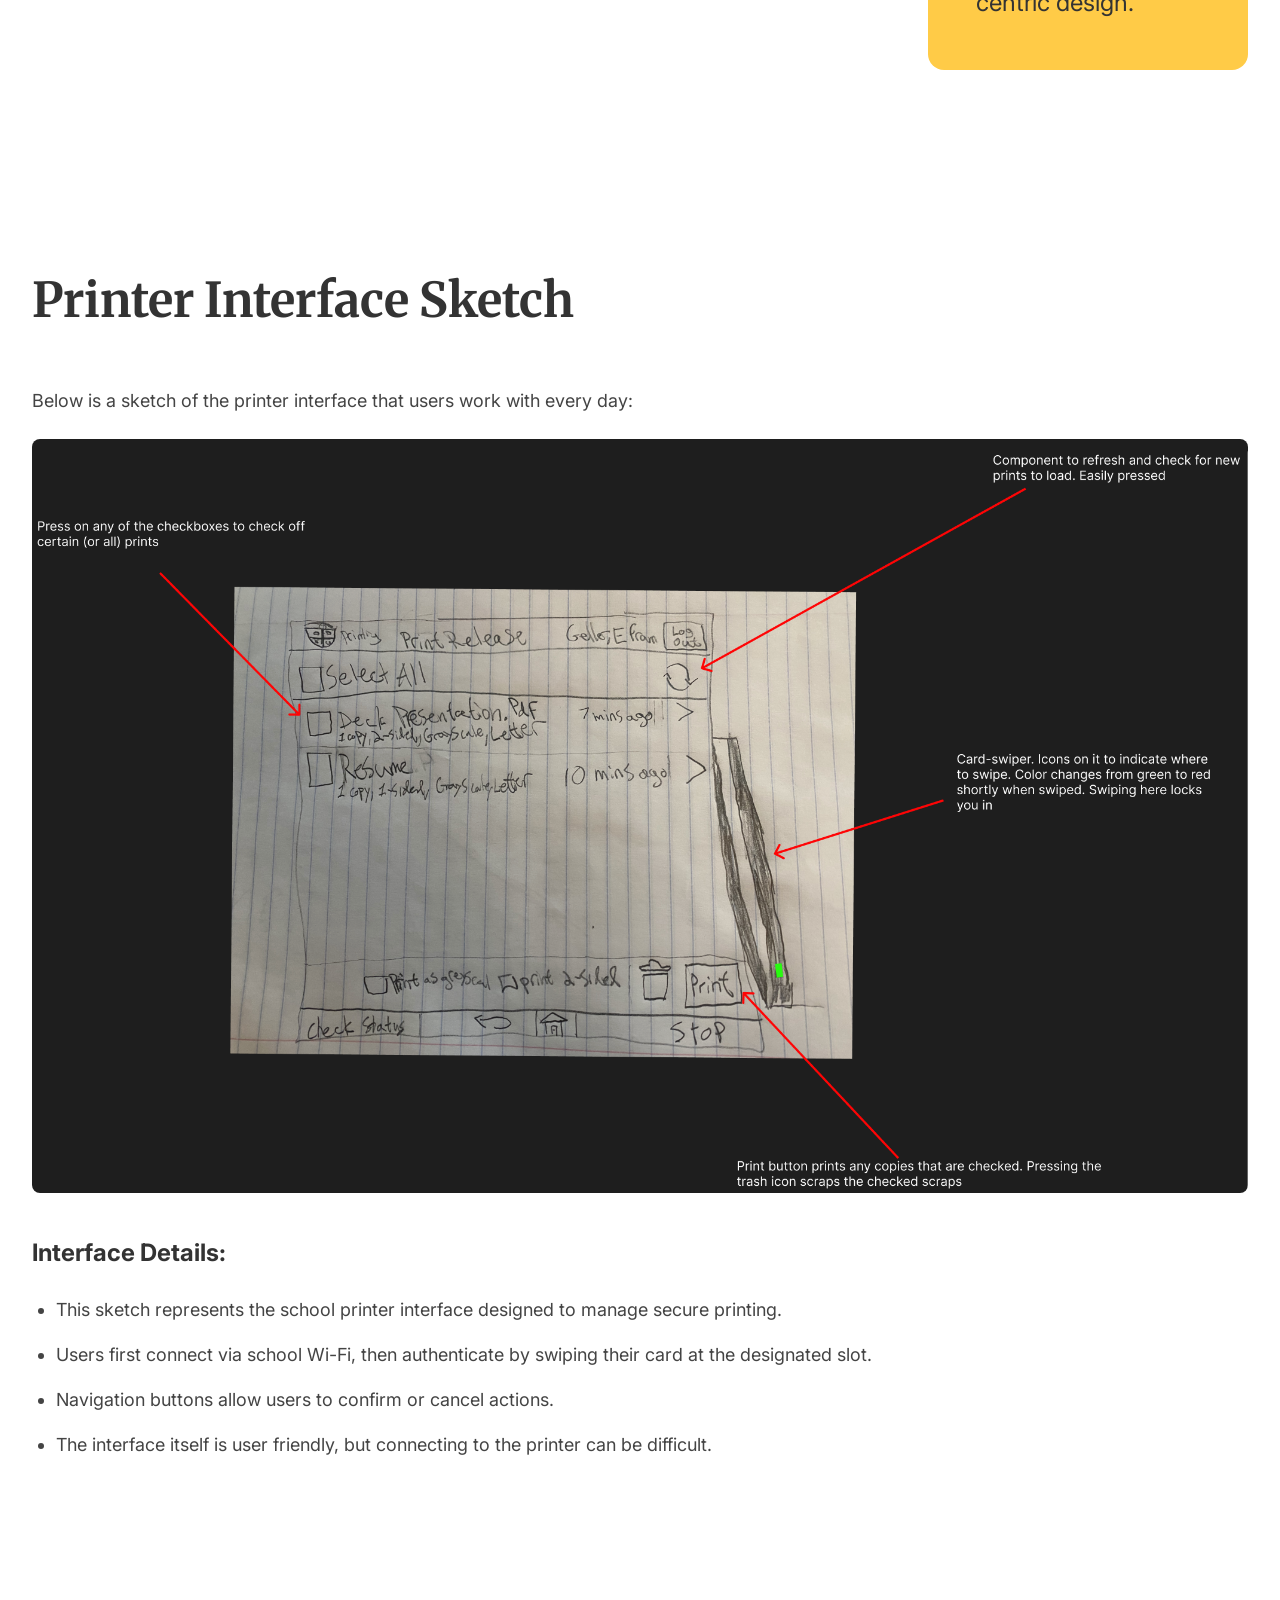
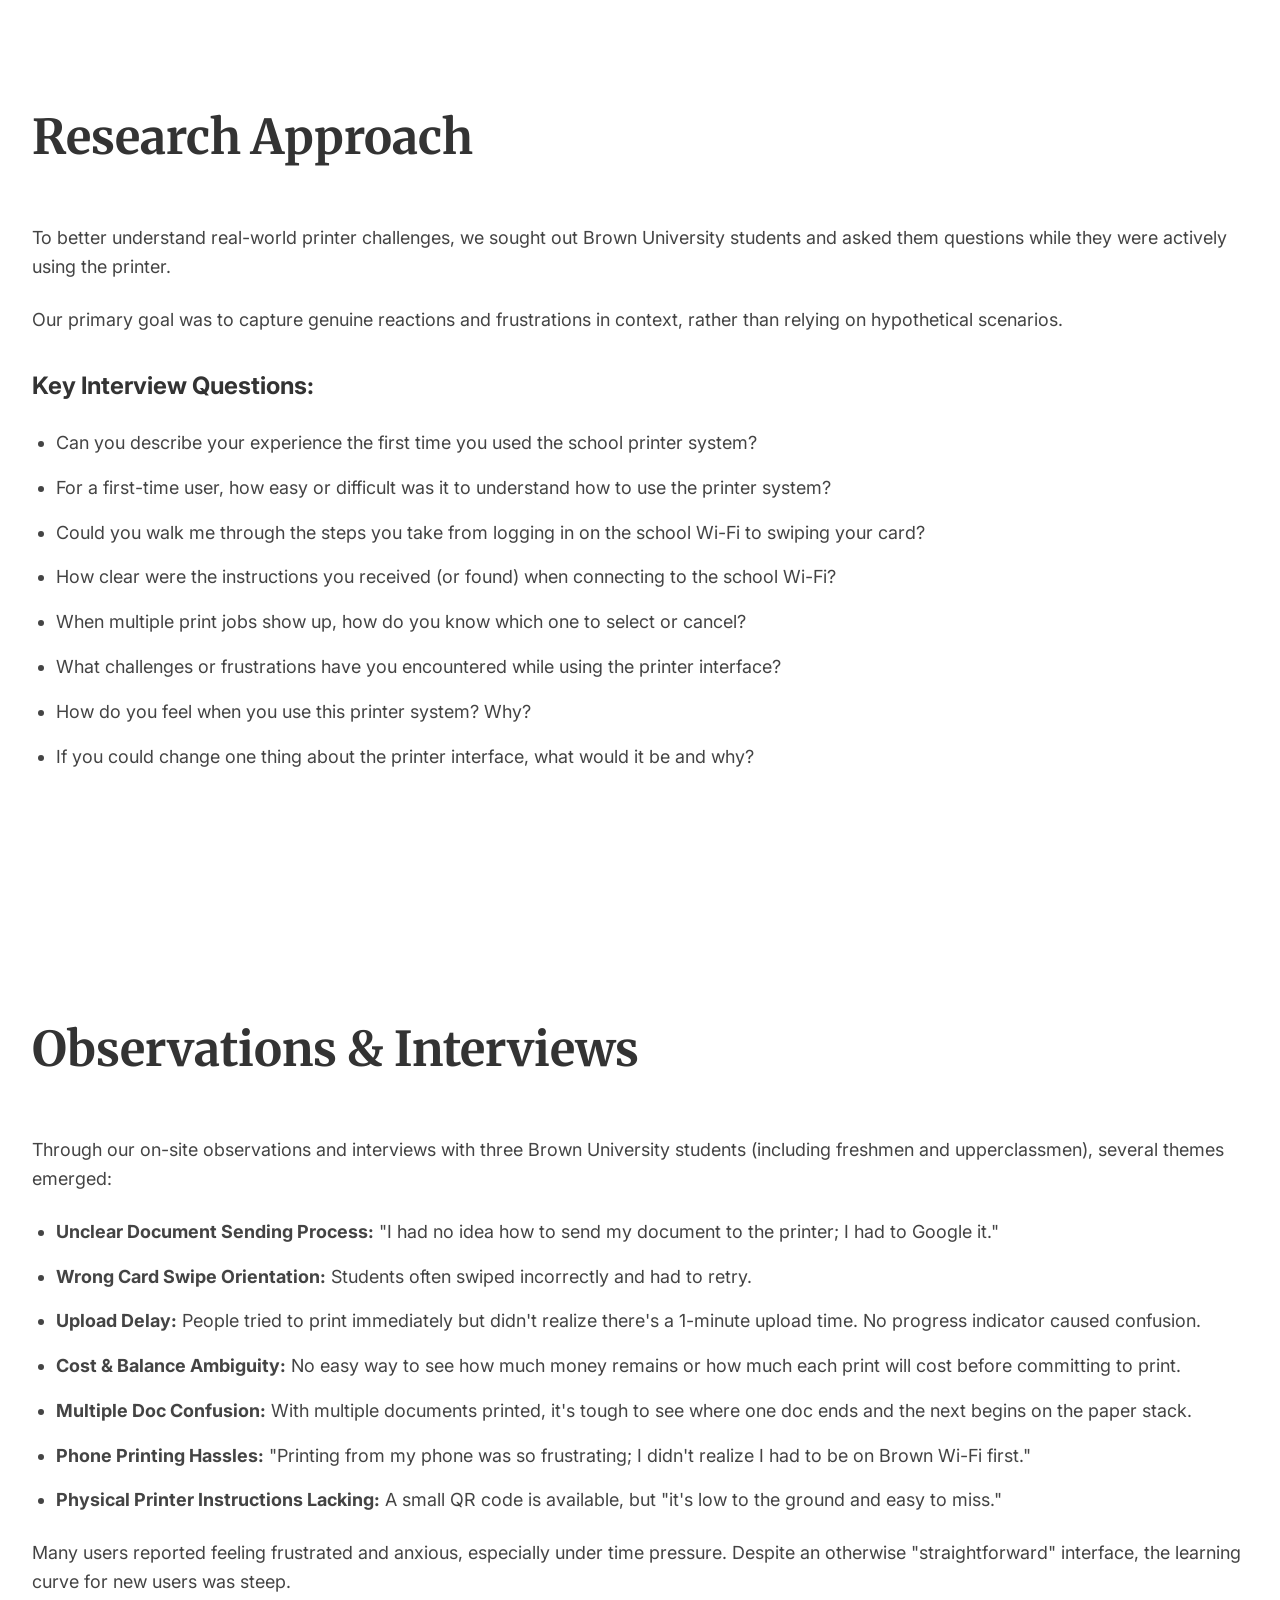
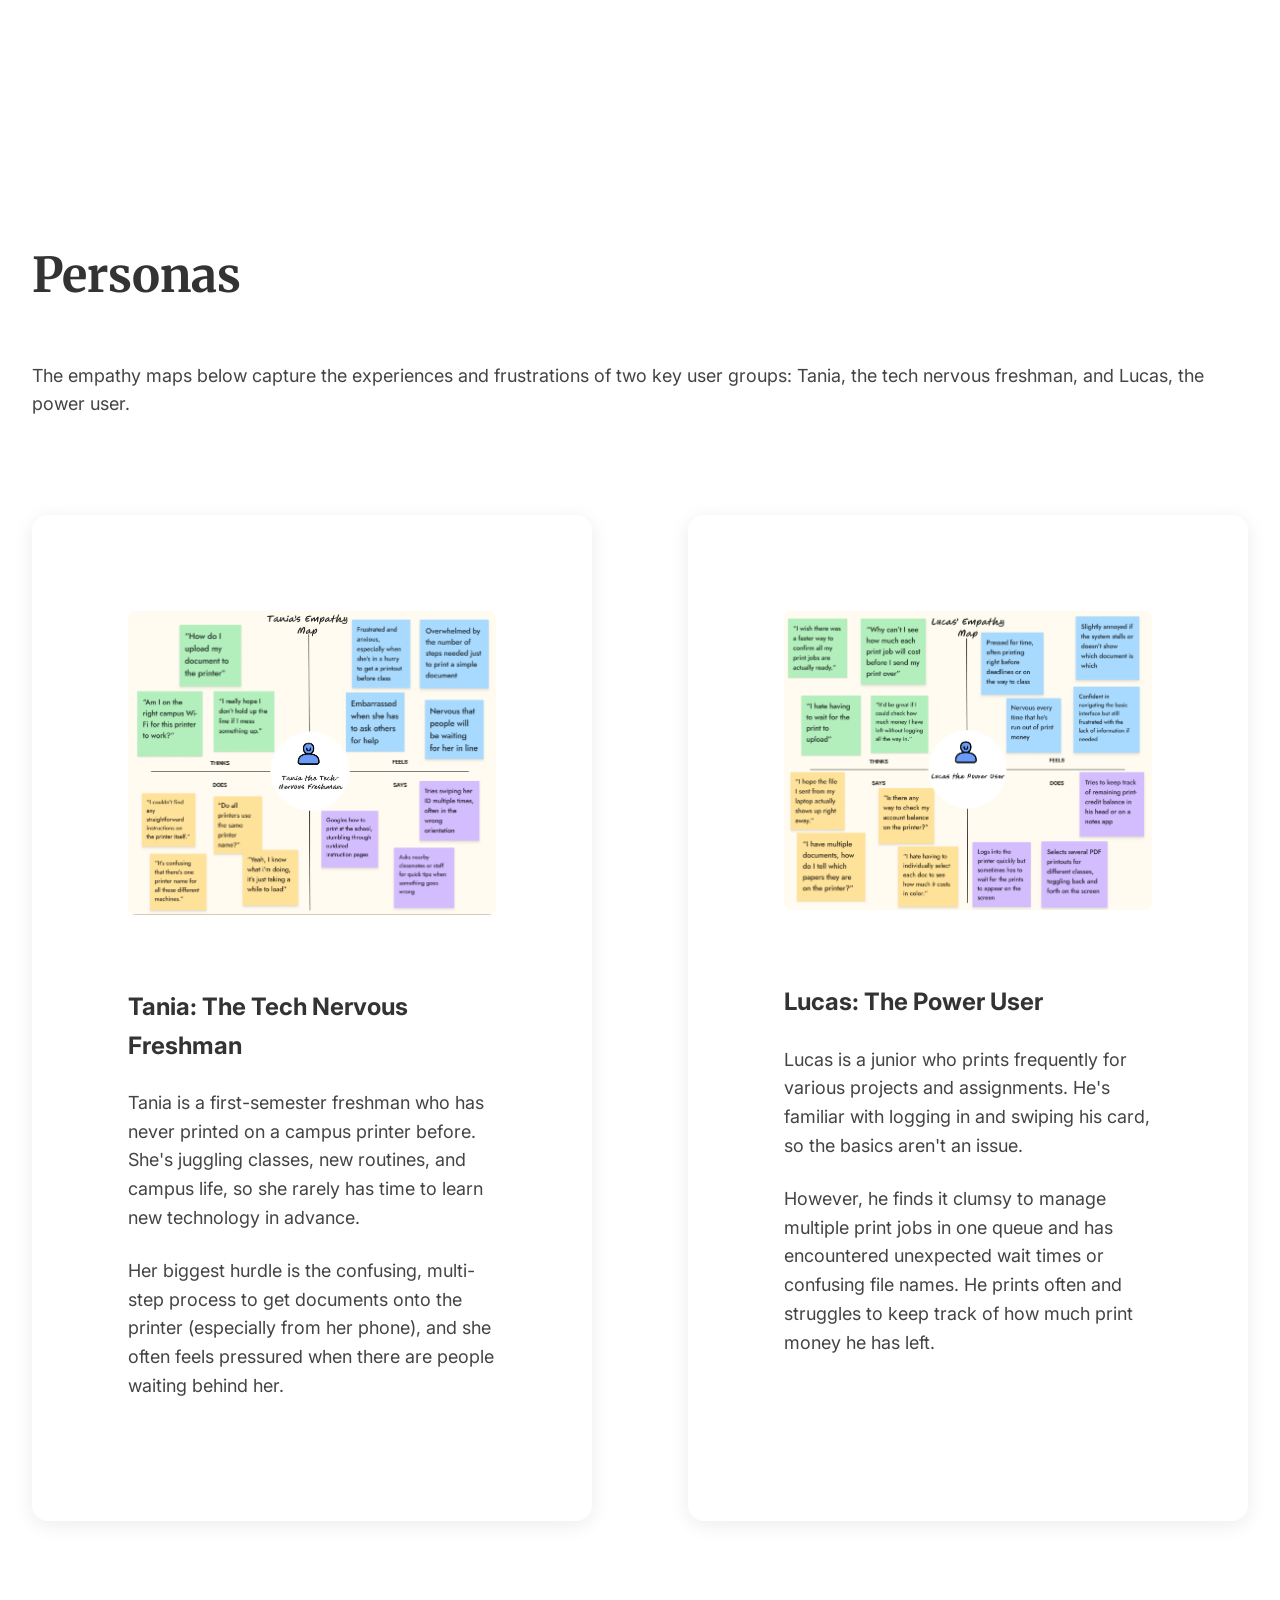
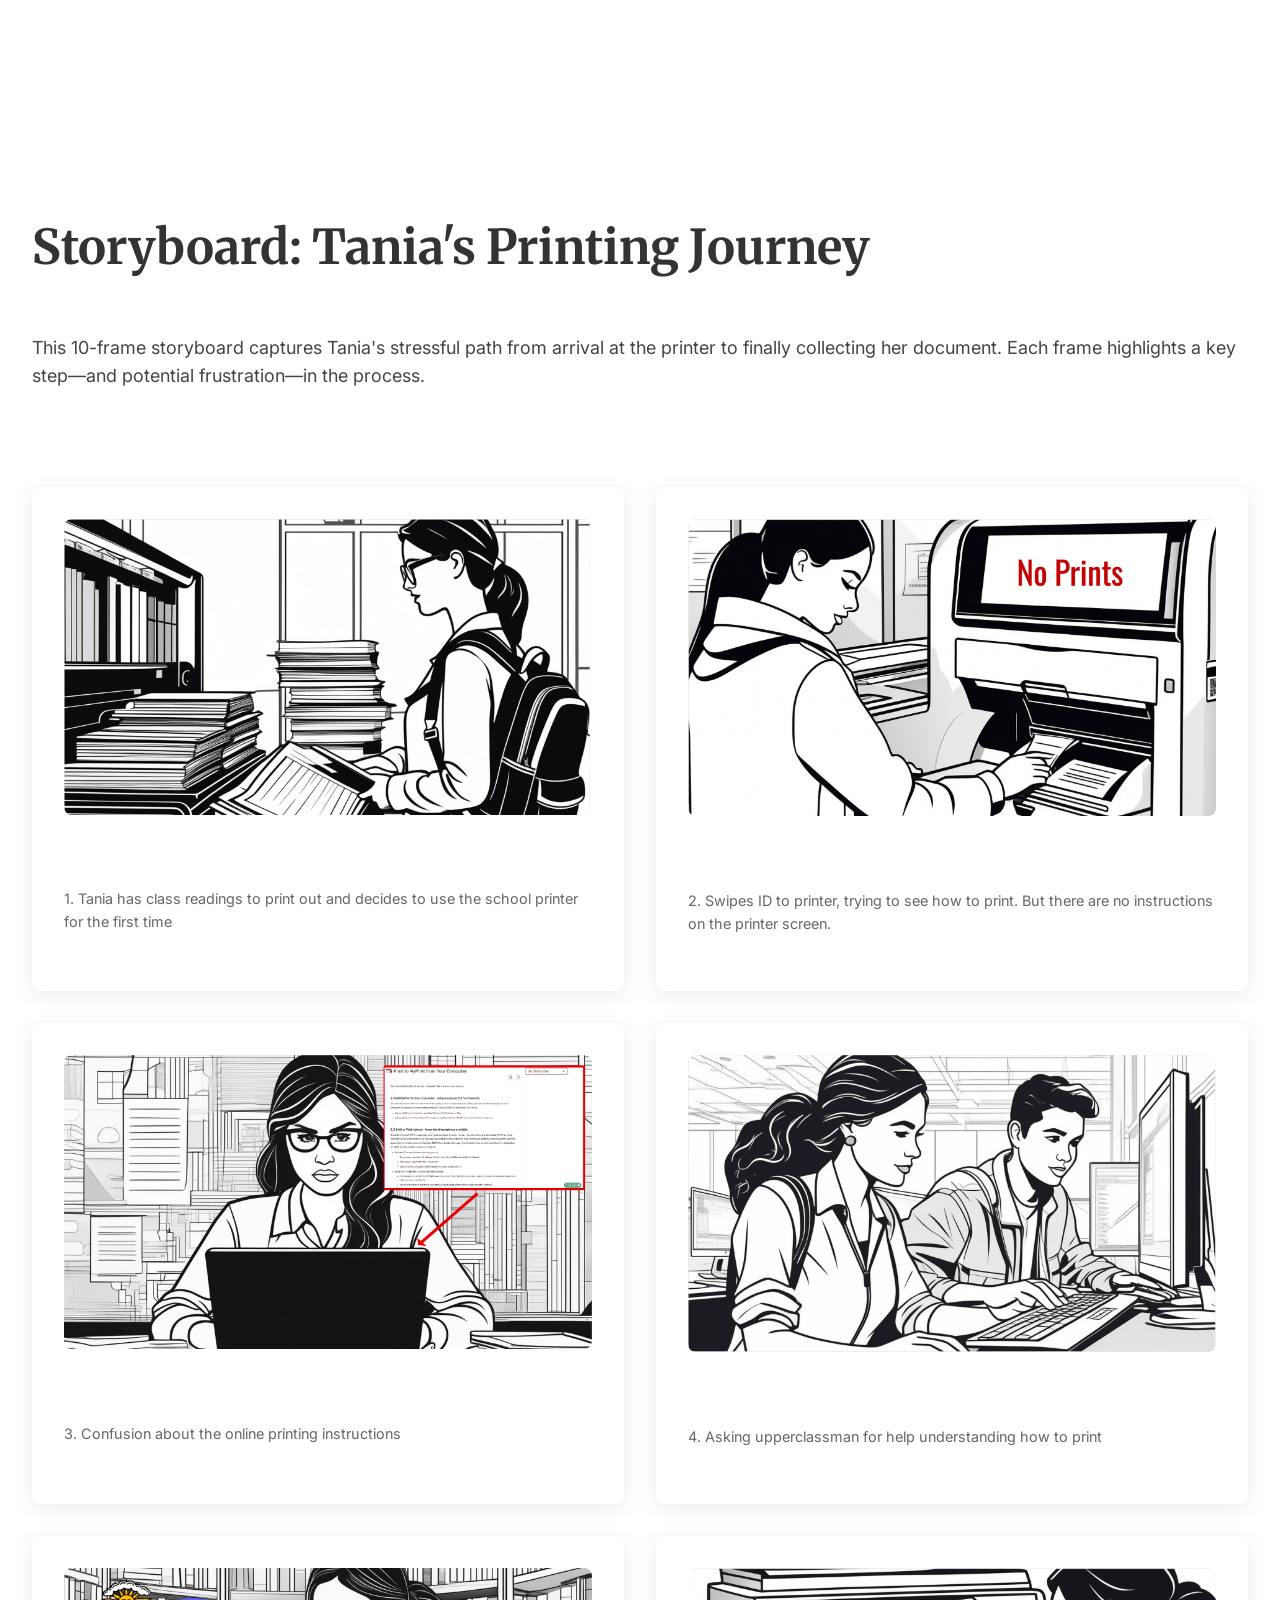
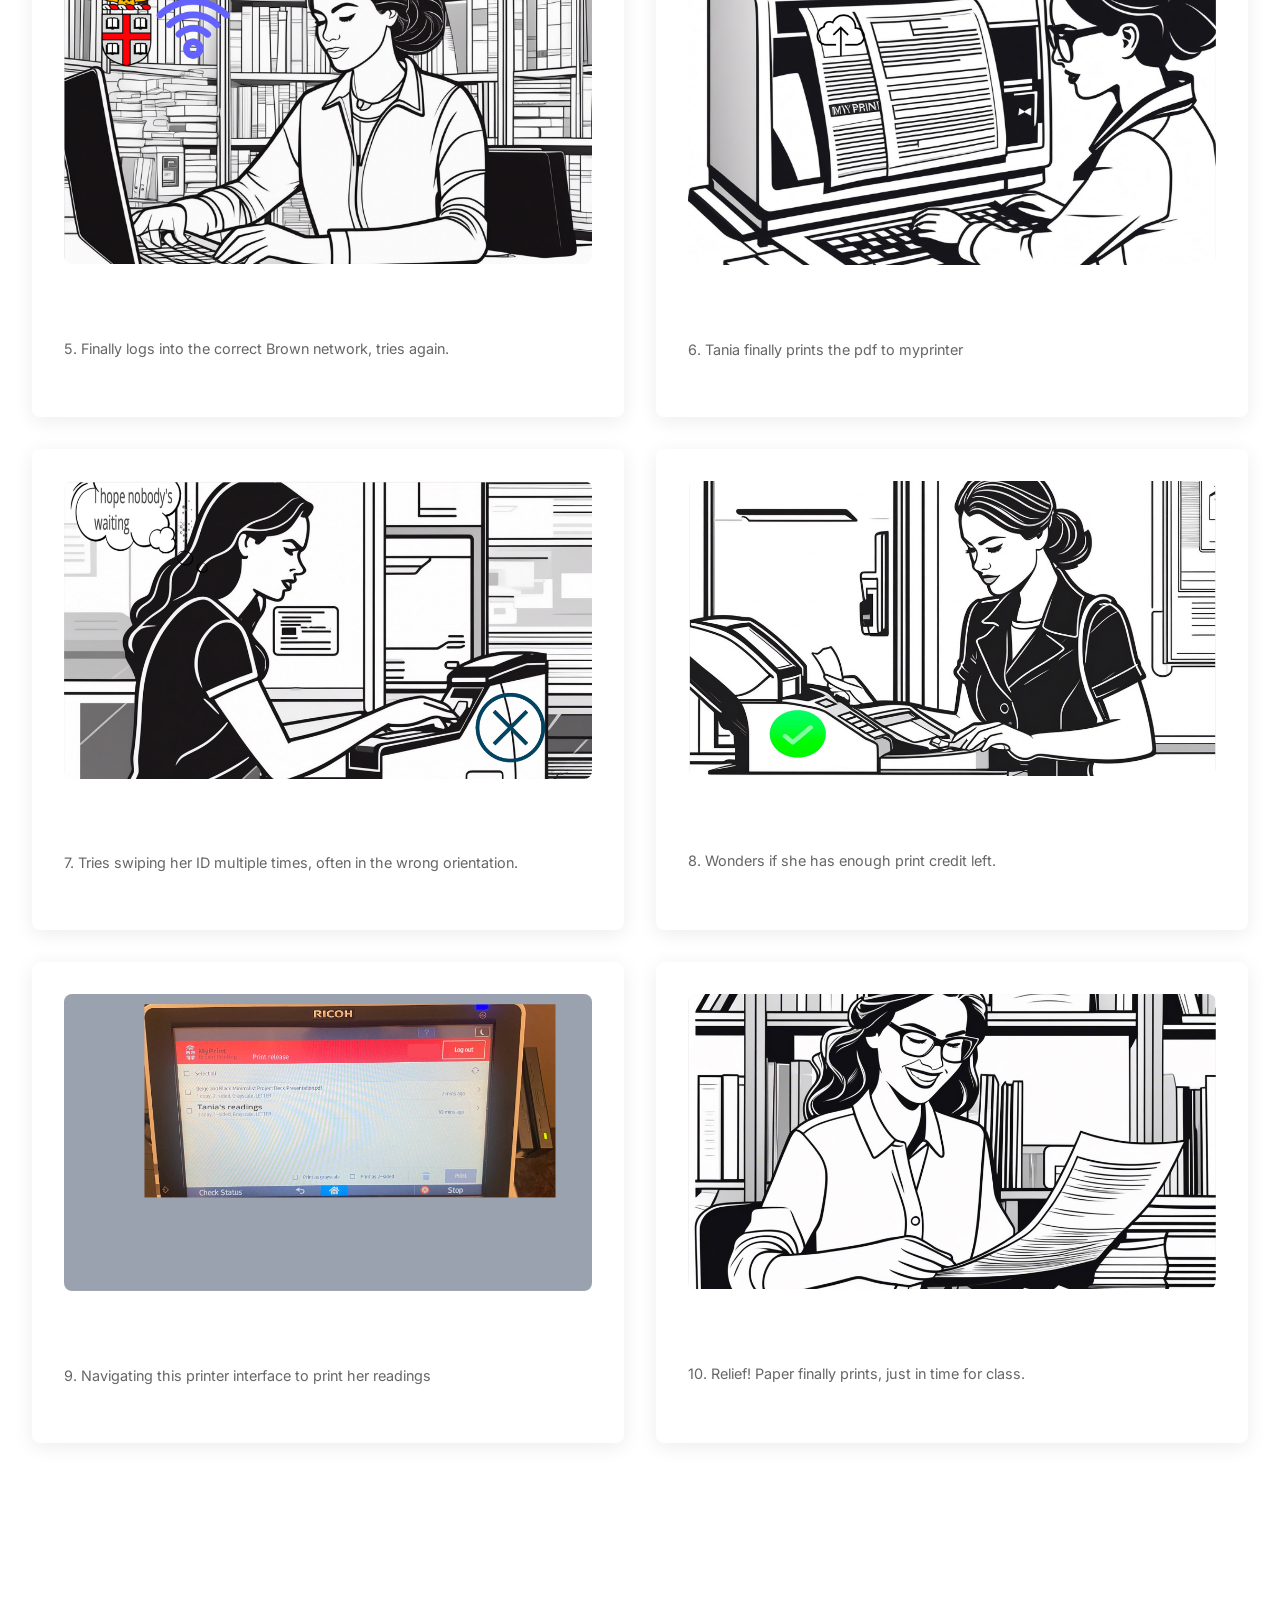
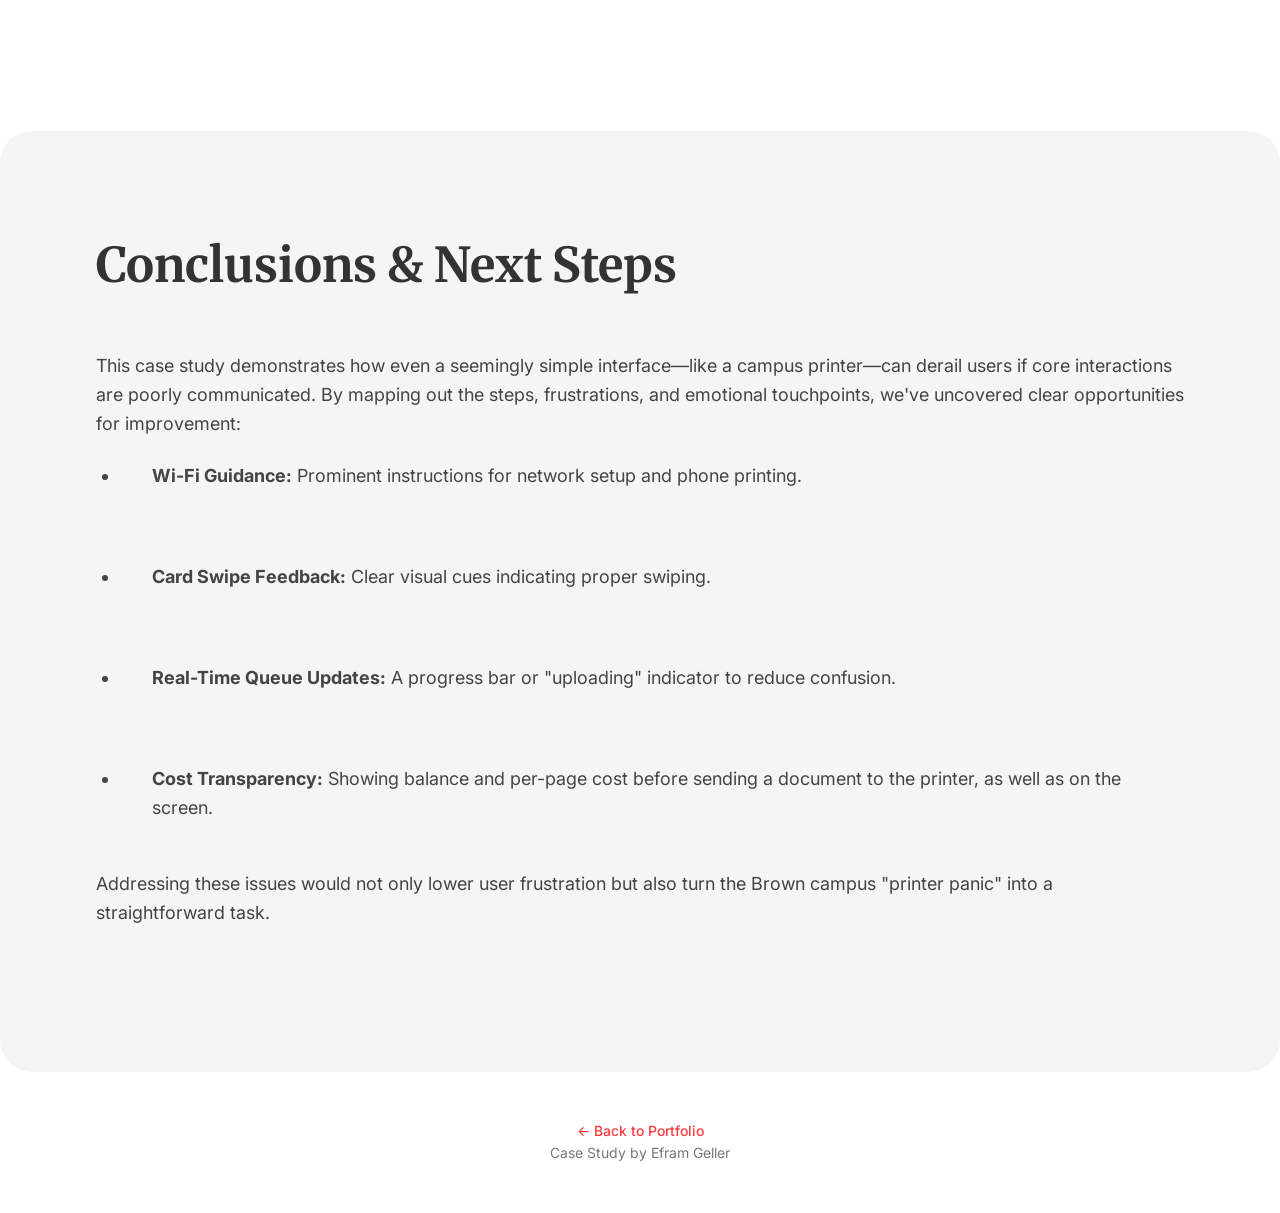
<file: studies/printer-cs-portfolio/index.html>
<!DOCTYPE html>
<html lang="en">
  <head>
    <meta charset="UTF-8" />
    <meta name="viewport" content="width=device-width,initial-scale=1.0" />
    <title>
      From Frustration to Insight: The Campus Printer Experience • Efram Geller
    </title>

    <!-- Fonts -->
    <link rel="preconnect" href="https://fonts.googleapis.com" />
    <link
      href="https://fonts.googleapis.com/css2?family=Inter:wght@400;500;700&family=Merriweather:ital@0;1&display=swap"
      rel="stylesheet"
    />

    <!-- Styles -->
    <link rel="stylesheet" href="styles.css" />
  </head>
  <body>
    <!-- Back Button -->
    <div class="cs-back-button">
      <a href="#" onclick="history.back(); return false;"
        >← Back to Portfolio</a
      >
    </div>

    <!-- Hero -->
    <section class="cs-hero">
      <div class="cs-hero__overlay"></div>
      <div class="cs-hero__content">
        <img
          src="images/interface/brown_logo.png"
          alt="Brown University Logo"
          class="cs-hero__logo"
        />
        <h1 class="cs-hero__title">
          From Frustration to Insight: The Campus Printer Experience
        </h1>
        <p class="cs-hero__author">By Efram Geller</p>
        <p class="cs-hero__meta">
          UX Research • Brown University • Campus Technology
        </p>
        <a href="#overview" class="cs-hero__cta">Explore the Story ↓</a>
      </div>
    </section>

    <!-- Project Info -->
    <section class="cs-project-info">
      <div class="cs-project-info__grid">
        <div class="cs-project-info__item">
          <h3>My Role</h3>
          <p>Product Designer,<br />UX Researcher</p>
        </div>
        <div class="cs-project-info__item">
          <h3>Project</h3>
          <p>Brown CS Department</p>
        </div>
        <div class="cs-project-info__item">
          <h3>Timeline</h3>
          <p>2 weeks (2025)</p>
        </div>
        <div class="cs-project-info__item">
          <h3>Tools Used</h3>
          <p>Figma, HTML<br />CSS, React</p>
        </div>
      </div>
    </section>

    <!-- Sub-Navigation -->
    <nav class="cs-subnav">
      <ul class="cs-subnav__list">
        <li><a href="#overview" class="cs-subnav__link active">Overview</a></li>
        <li><a href="#interface" class="cs-subnav__link">Interface</a></li>
        <li><a href="#research" class="cs-subnav__link">Research</a></li>
        <li>
          <a href="#observations" class="cs-subnav__link">Observations</a>
        </li>
        <li><a href="#personas" class="cs-subnav__link">Personas</a></li>
        <li><a href="#storyboard" class="cs-subnav__link">Storyboard</a></li>
        <li><a href="#conclusion" class="cs-subnav__link">Conclusion</a></li>
      </ul>
    </nav>

    <!-- Overview -->
    <section id="overview" class="cs-section cs-section--context">
      <div>
        <h2 class="cs-section__title">Context &amp; Problem</h2>
        <p class="cs-section__text">
          Imagine you're a brand-new student rushing to print an assignment
          minutes before class.
        </p>
        <p class="cs-section__text">
          You reach the campus printer only to be met with unclear Wi-Fi steps,
          confusing card swipes, and zero guidance on how to send your document
          from phone to printer.
        </p>
        <p class="cs-section__text">
          This portfolio piece explores how a seemingly trivial interface, which
          is used often, can become a major obstacle for first-time
          users—especially freshmen.
        </p>
      </div>
      <div class="cs-highlight">
        <strong>Key Focus:</strong> We'll walk through a sketch of the system,
        our research methods, real observations, and a final set of takeaways
        that highlight the importance of user-centric design.
      </div>
    </section>

    <!-- Interface Sketch -->
    <section id="interface" class="cs-section">
      <h2 class="cs-section__title">Printer Interface Sketch</h2>
      <div class="cs-section__text">
        <p>
          Below is a sketch of the printer interface that users work with every
          day:
        </p>
        <div class="cs-solution__media">
          <img
            src="images/interface/sketch.png"
            alt="Printer Interface Sketch"
            style="width: 100%; border-radius: 8px"
          />
        </div>
        <div class="cs-solution__text">
          <h3>Interface Details:</h3>
          <ul>
            <li>
              This sketch represents the school printer interface designed to
              manage secure printing.
            </li>
            <li>
              Users first connect via school Wi-Fi, then authenticate by swiping
              their card at the designated slot.
            </li>
            <li>
              Navigation buttons allow users to confirm or cancel actions.
            </li>
            <li>
              The interface itself is user friendly, but connecting to the
              printer can be difficult.
            </li>
          </ul>
        </div>
      </div>
    </section>

    <!-- Research Approach -->
    <section id="research" class="cs-section">
      <h2 class="cs-section__title">Research Approach</h2>
      <div class="cs-section__text">
        <p>
          To better understand real-world printer challenges, we sought out
          Brown University students and asked them questions while they were
          actively using the printer.
        </p>
        <p>
          Our primary goal was to capture genuine reactions and frustrations in
          context, rather than relying on hypothetical scenarios.
        </p>
        <h3>Key Interview Questions:</h3>
        <ul>
          <li>
            Can you describe your experience the first time you used the school
            printer system?
          </li>
          <li>
            For a first-time user, how easy or difficult was it to understand
            how to use the printer system?
          </li>
          <li>
            Could you walk me through the steps you take from logging in on the
            school Wi-Fi to swiping your card?
          </li>
          <li>
            How clear were the instructions you received (or found) when
            connecting to the school Wi-Fi?
          </li>
          <li>
            When multiple print jobs show up, how do you know which one to
            select or cancel?
          </li>
          <li>
            What challenges or frustrations have you encountered while using the
            printer interface?
          </li>
          <li>How do you feel when you use this printer system? Why?</li>
          <li>
            If you could change one thing about the printer interface, what
            would it be and why?
          </li>
        </ul>
      </div>
    </section>

    <!-- Observations -->
    <section id="observations" class="cs-section">
      <h2 class="cs-section__title">Observations &amp; Interviews</h2>
      <div class="cs-section__text">
        <p>
          Through our on-site observations and interviews with three Brown
          University students (including freshmen and upperclassmen), several
          themes emerged:
        </p>
        <ul>
          <li>
            <strong>Unclear Document Sending Process:</strong> "I had no idea
            how to send my document to the printer; I had to Google it."
          </li>
          <li>
            <strong>Wrong Card Swipe Orientation:</strong> Students often swiped
            incorrectly and had to retry.
          </li>
          <li>
            <strong>Upload Delay:</strong> People tried to print immediately but
            didn't realize there's a 1-minute upload time. No progress indicator
            caused confusion.
          </li>
          <li>
            <strong>Cost & Balance Ambiguity:</strong> No easy way to see how
            much money remains or how much each print will cost before
            committing to print.
          </li>
          <li>
            <strong>Multiple Doc Confusion:</strong> With multiple documents
            printed, it's tough to see where one doc ends and the next begins on
            the paper stack.
          </li>
          <li>
            <strong>Phone Printing Hassles:</strong> "Printing from my phone was
            so frustrating; I didn't realize I had to be on Brown Wi-Fi first."
          </li>
          <li>
            <strong>Physical Printer Instructions Lacking:</strong> A small QR
            code is available, but "it's low to the ground and easy to miss."
          </li>
        </ul>
        <p>
          Many users reported feeling frustrated and anxious, especially under
          time pressure. Despite an otherwise "straightforward" interface, the
          learning curve for new users was steep.
        </p>
      </div>
    </section>

    <!-- Personas -->
    <section id="personas" class="cs-section">
      <h2 class="cs-section__title">Personas</h2>
      <div class="cs-section__text">
        <p>
          The empathy maps below capture the experiences and frustrations of two
          key user groups: Tania, the tech nervous freshman, and Lucas, the
          power user.
        </p>
        <div class="cs-empathy-maps">
          <div class="cs-empathy-map">
            <img
              src="images/empathy-maps/tania_map.png"
              alt="Tania's Empathy Map"
            />
            <h3>Tania: The Tech Nervous Freshman</h3>
            <p>
              Tania is a first-semester freshman who has never printed on a
              campus printer before. She's juggling classes, new routines, and
              campus life, so she rarely has time to learn new technology in
              advance.
            </p>
            <p>
              Her biggest hurdle is the confusing, multi-step process to get
              documents onto the printer (especially from her phone), and she
              often feels pressured when there are people waiting behind her.
            </p>
          </div>
          <div class="cs-empathy-map">
            <img
              src="images/empathy-maps/lucas_map.png"
              alt="Lucas's Empathy Map"
            />
            <h3>Lucas: The Power User</h3>
            <p>
              Lucas is a junior who prints frequently for various projects and
              assignments. He's familiar with logging in and swiping his card,
              so the basics aren't an issue.
            </p>
            <p>
              However, he finds it clumsy to manage multiple print jobs in one
              queue and has encountered unexpected wait times or confusing file
              names. He prints often and struggles to keep track of how much
              print money he has left.
            </p>
          </div>
        </div>
      </div>
    </section>

    <!-- Storyboard -->
    <section id="storyboard" class="cs-section">
      <h2 class="cs-section__title">Storyboard: Tania's Printing Journey</h2>
      <div class="cs-section__text">
        <p>
          This 10-frame storyboard captures Tania's stressful path from arrival
          at the printer to finally collecting her document. Each frame
          highlights a key step—and potential frustration—in the process.
        </p>
        <div class="cs-storyboard">
          <div class="cs-storyboard__frame">
            <img src="images/storyboard/storyboard1.png" alt="Storyboard 1" />
            <p class="cs-storyboard__caption">
              1. Tania has class readings to print out and decides to use the
              school printer for the first time
            </p>
          </div>
          <div class="cs-storyboard__frame">
            <img src="images/storyboard/storyboard2.png" alt="Storyboard 2" />
            <p class="cs-storyboard__caption">
              2. Swipes ID to printer, trying to see how to print. But there are
              no instructions on the printer screen.
            </p>
          </div>
          <div class="cs-storyboard__frame">
            <img src="images/storyboard/storyboard3.png" alt="Storyboard 3" />
            <p class="cs-storyboard__caption">
              3. Confusion about the online printing instructions
            </p>
          </div>
          <div class="cs-storyboard__frame">
            <img src="images/storyboard/storyboard4.png" alt="Storyboard 4" />
            <p class="cs-storyboard__caption">
              4. Asking upperclassman for help understanding how to print
            </p>
          </div>
          <div class="cs-storyboard__frame">
            <img src="images/storyboard/storyboard5.png" alt="Storyboard 5" />
            <p class="cs-storyboard__caption">
              5. Finally logs into the correct Brown network, tries again.
            </p>
          </div>
          <div class="cs-storyboard__frame">
            <img src="images/storyboard/storyboard6.png" alt="Storyboard 6" />
            <p class="cs-storyboard__caption">
              6. Tania finally prints the pdf to myprinter
            </p>
          </div>
          <div class="cs-storyboard__frame">
            <img src="images/storyboard/storyboard7.png" alt="Storyboard 7" />
            <p class="cs-storyboard__caption">
              7. Tries swiping her ID multiple times, often in the wrong
              orientation.
            </p>
          </div>
          <div class="cs-storyboard__frame">
            <img src="images/storyboard/storyboard8.png" alt="Storyboard 8" />
            <p class="cs-storyboard__caption">
              8. Wonders if she has enough print credit left.
            </p>
          </div>
          <div class="cs-storyboard__frame">
            <img src="images/storyboard/storyboard9.png" alt="Storyboard 9" />
            <p class="cs-storyboard__caption">
              9. Navigating this printer interface to print her readings
            </p>
          </div>
          <div class="cs-storyboard__frame">
            <img src="images/storyboard/storyboard10.png" alt="Storyboard 10" />
            <p class="cs-storyboard__caption">
              10. Relief! Paper finally prints, just in time for class.
            </p>
          </div>
        </div>
      </div>
    </section>

    <!-- Conclusion -->
    <section id="conclusion" class="cs-section cs-reflection">
      <h2 class="cs-section__title">Conclusions &amp; Next Steps</h2>
      <div class="cs-section__text">
        <p>
          This case study demonstrates how even a seemingly simple
          interface—like a campus printer—can derail users if core interactions
          are poorly communicated. By mapping out the steps, frustrations, and
          emotional touchpoints, we've uncovered clear opportunities for
          improvement:
        </p>
        <ul class="cs-reflection__list">
          <li>
            <strong>Wi-Fi Guidance:</strong> Prominent instructions for network
            setup and phone printing.
          </li>
          <li>
            <strong>Card Swipe Feedback:</strong> Clear visual cues indicating
            proper swiping.
          </li>
          <li>
            <strong>Real-Time Queue Updates:</strong> A progress bar or
            "uploading" indicator to reduce confusion.
          </li>
          <li>
            <strong>Cost Transparency:</strong> Showing balance and per-page
            cost before sending a document to the printer, as well as on the
            screen.
          </li>
        </ul>
        <p>
          Addressing these issues would not only lower user frustration but also
          turn the Brown campus "printer panic" into a straightforward task.
        </p>
      </div>
    </section>

    <!-- Footer -->
    <footer class="cs-footer">
      <a href="#" onclick="history.back(); return false;">← Back to Portfolio</a
      ><br />
      Case Study by Efram Geller
    </footer>

    <!-- Scripts -->
    <script src="../shared.js"></script>
  </body>
</html>
</file>
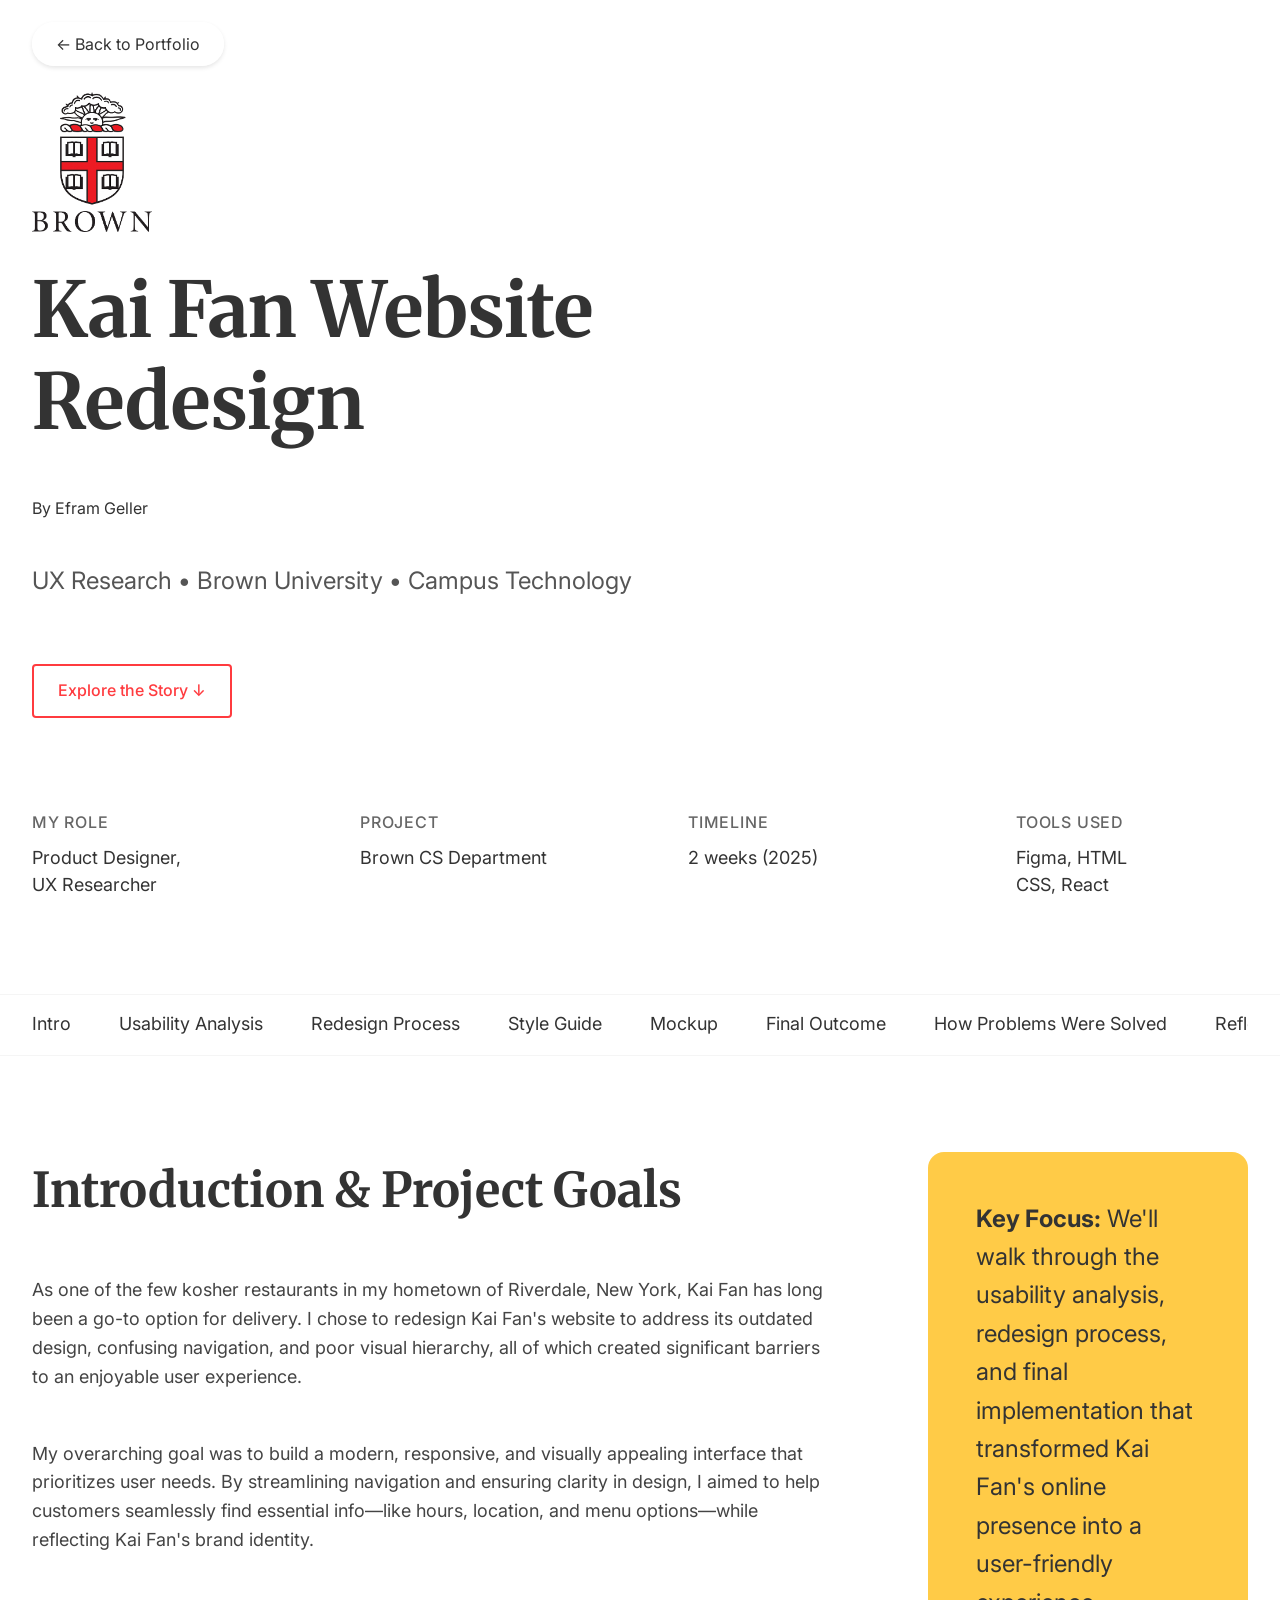
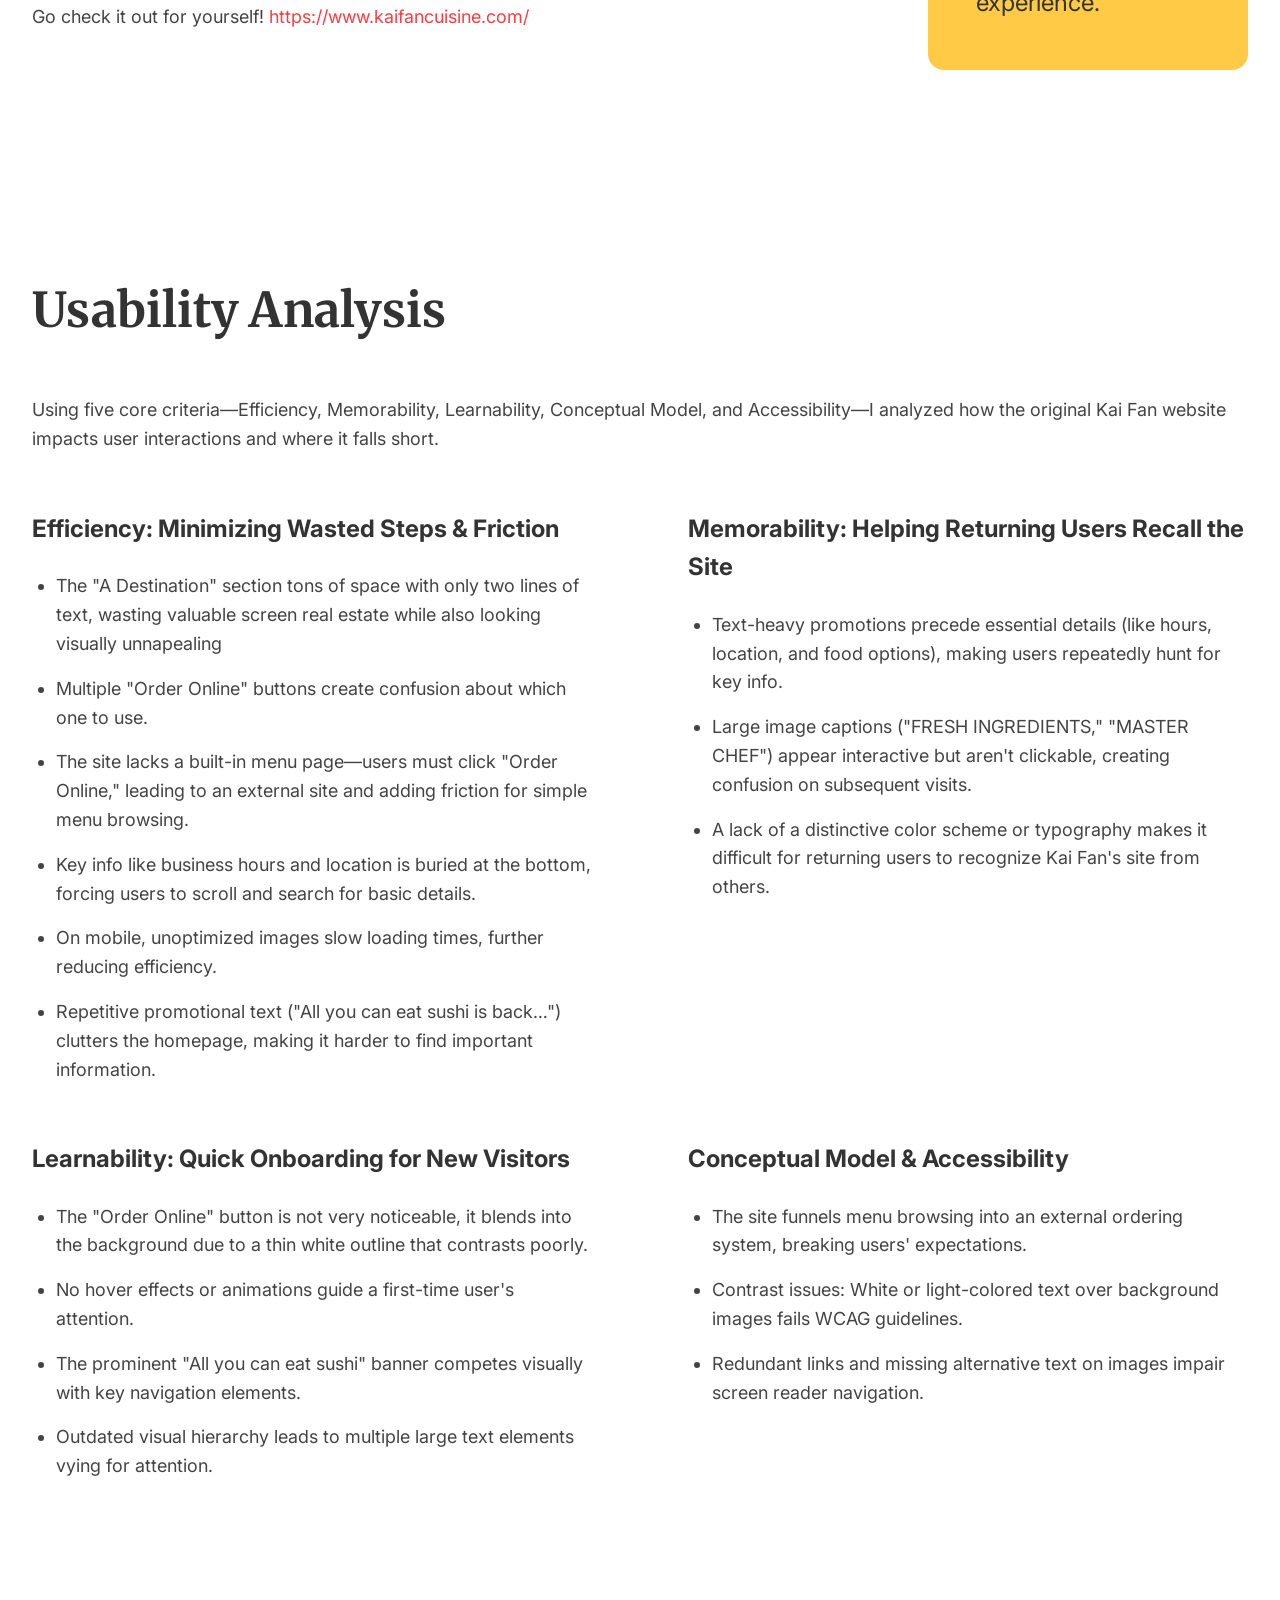
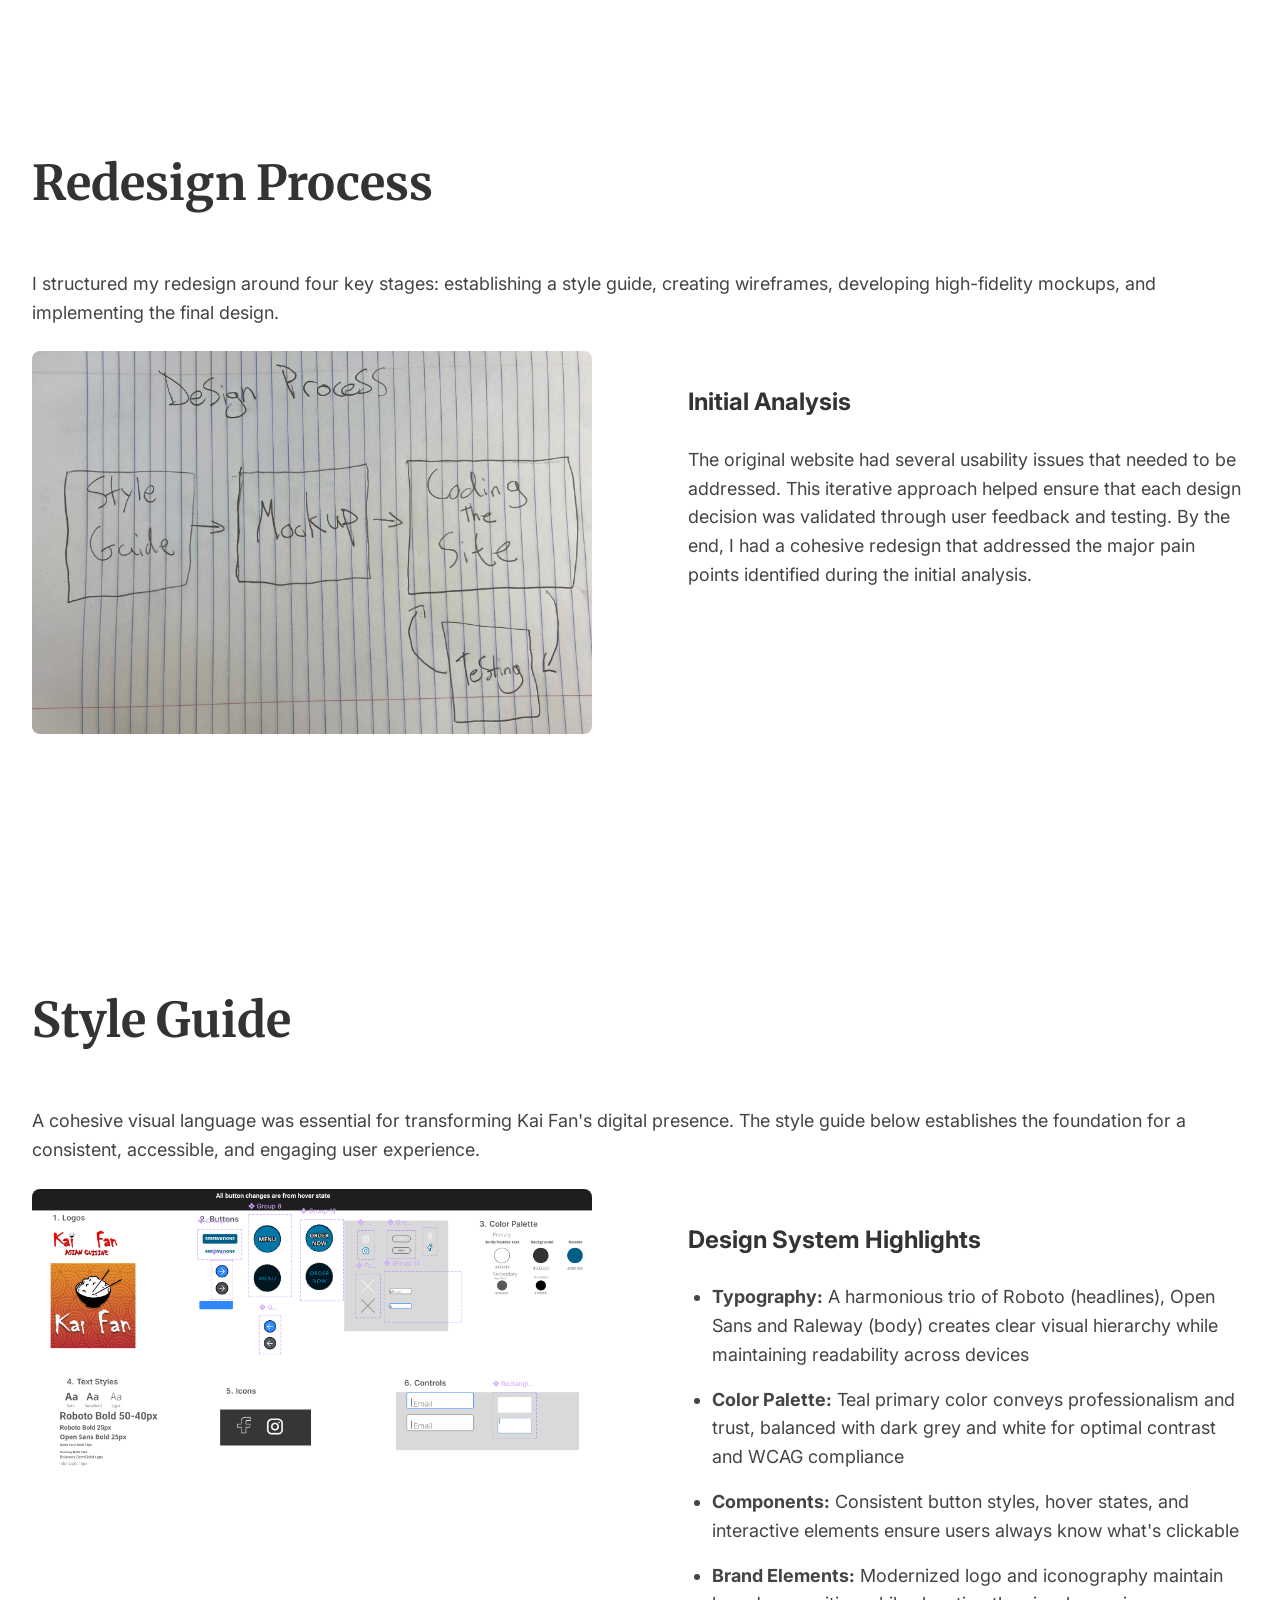
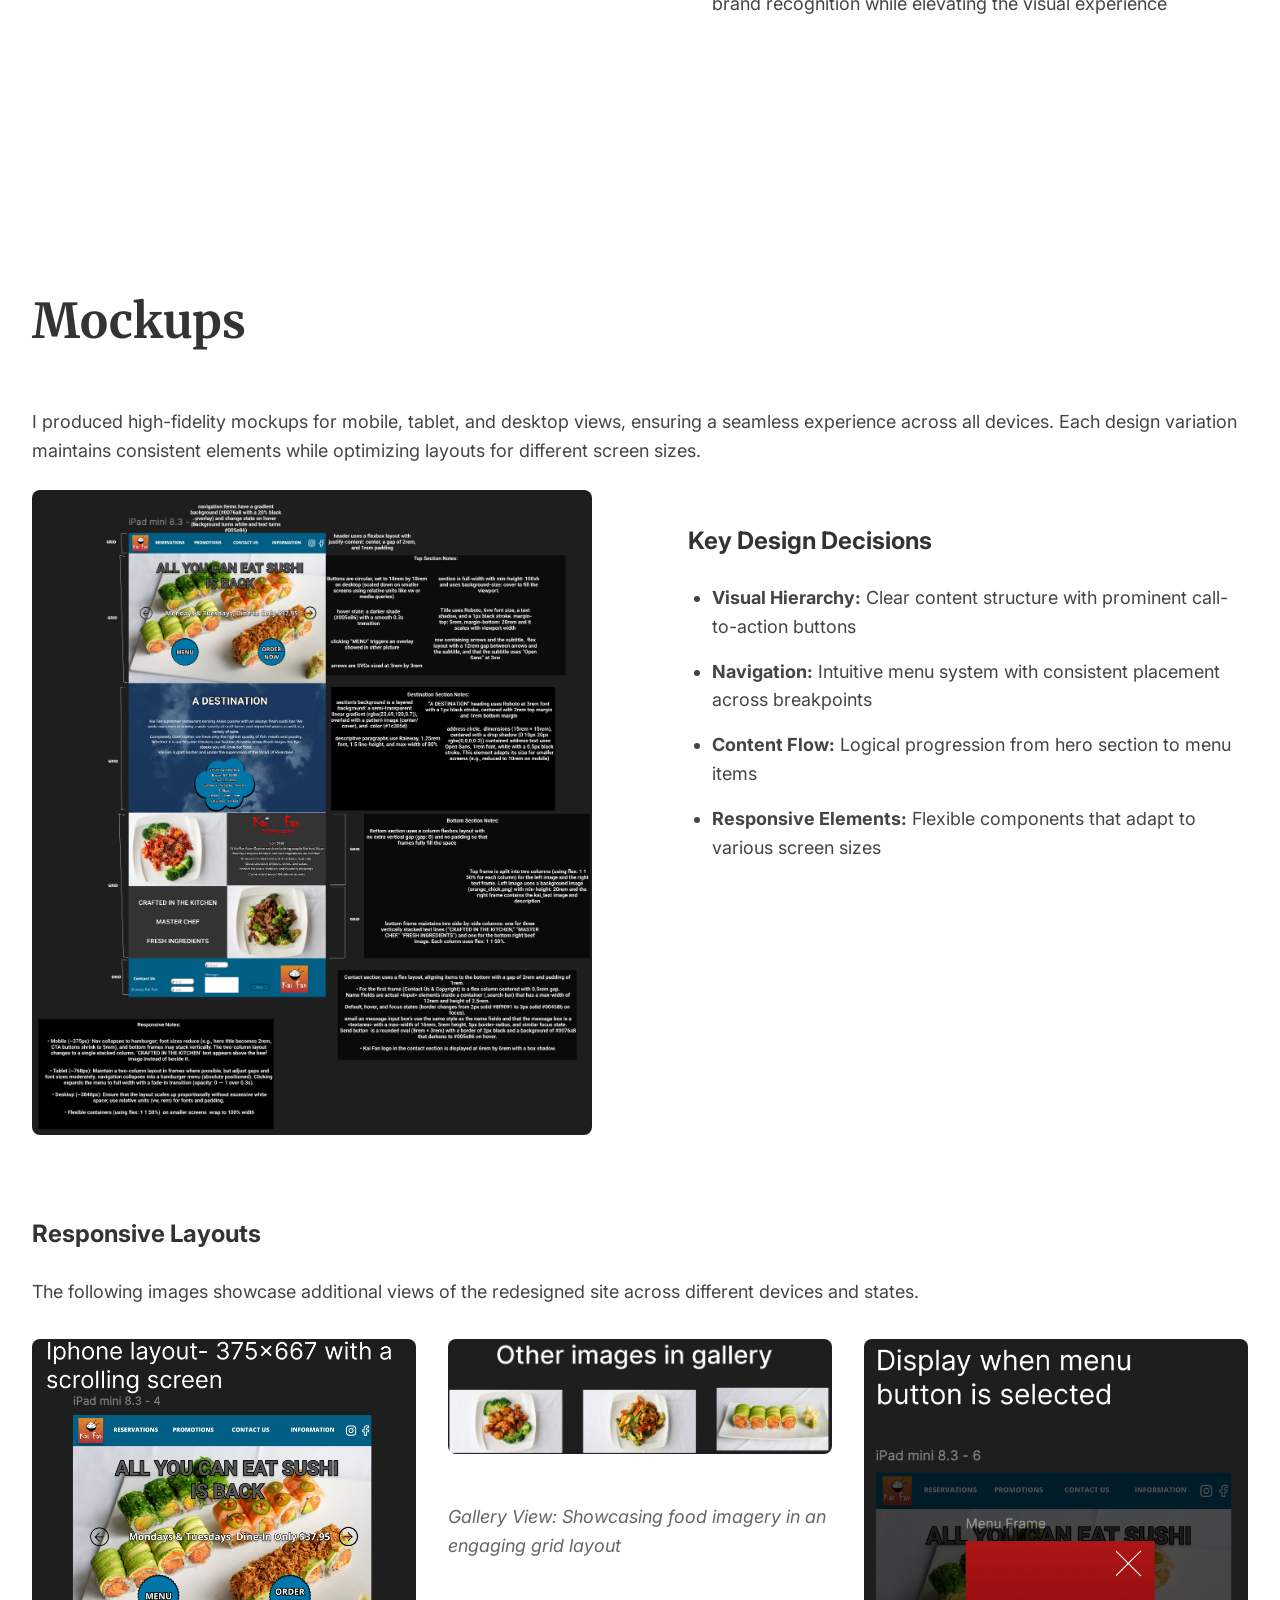
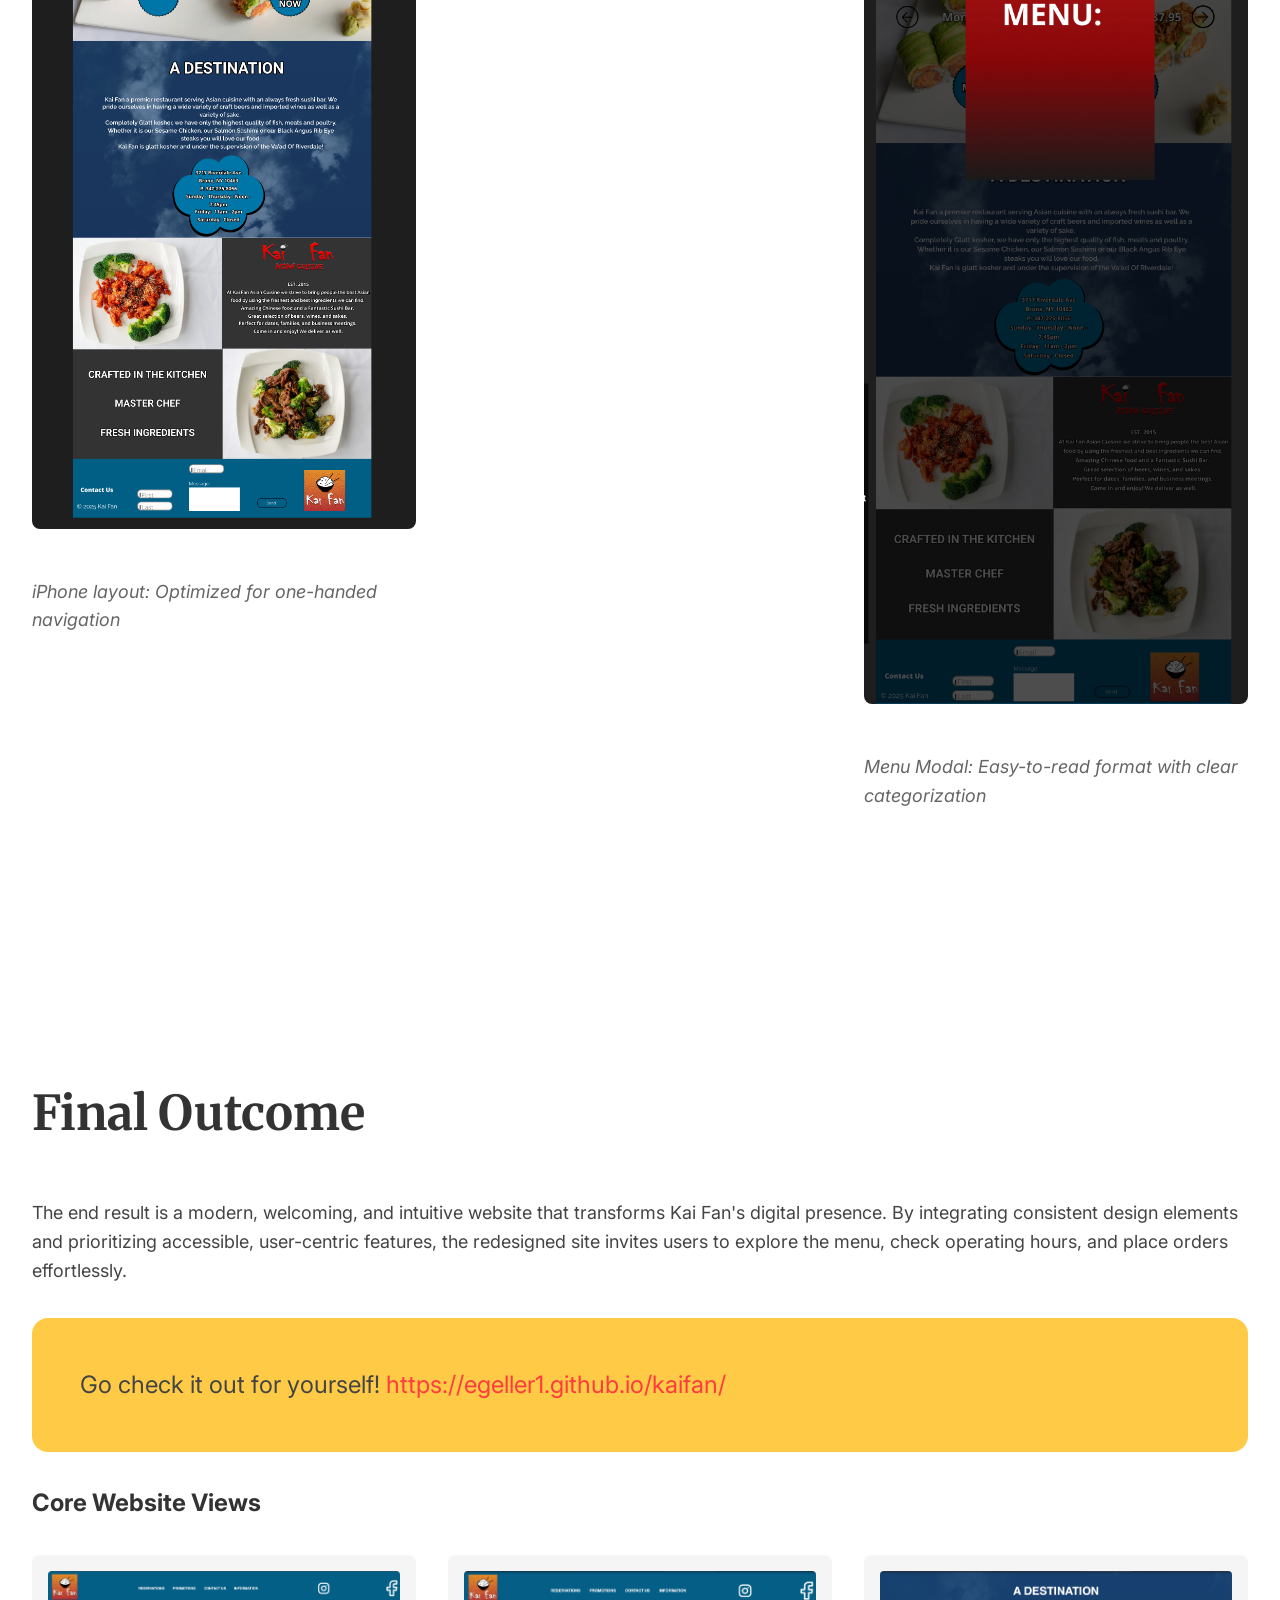
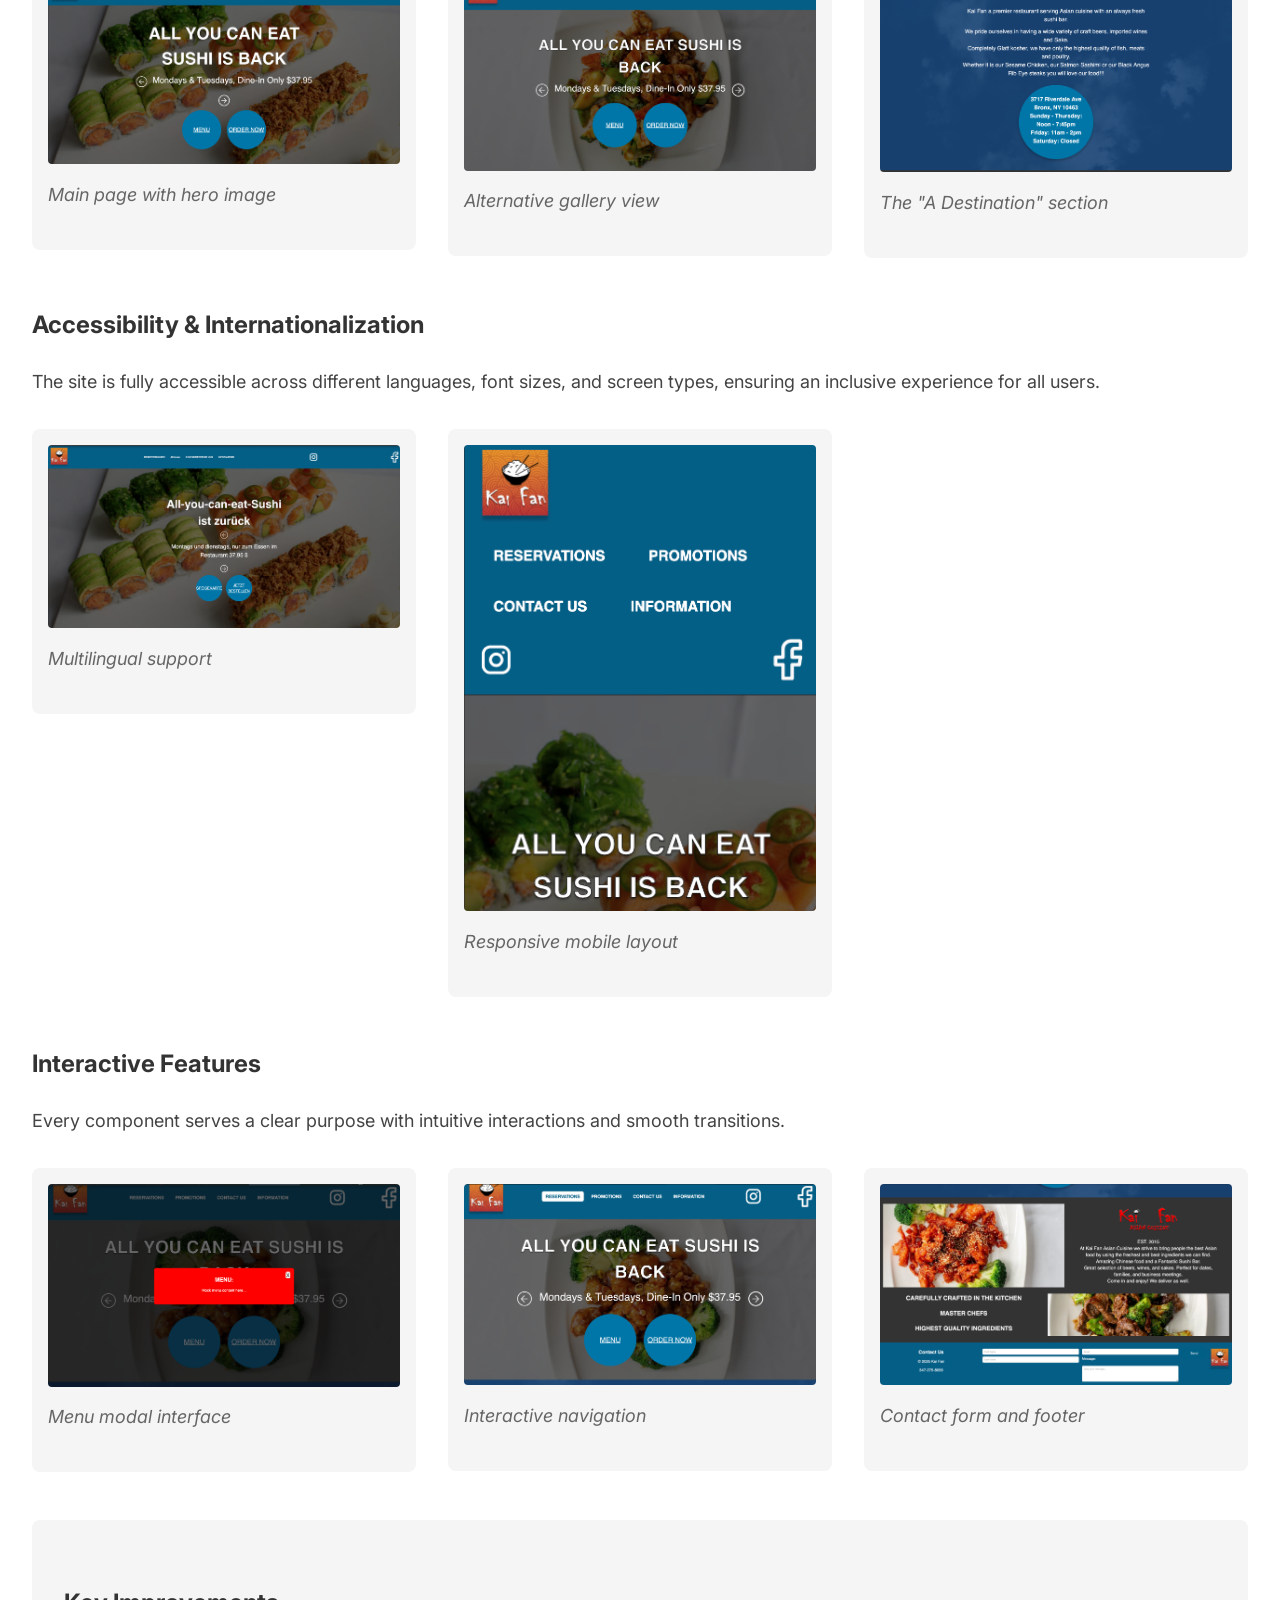
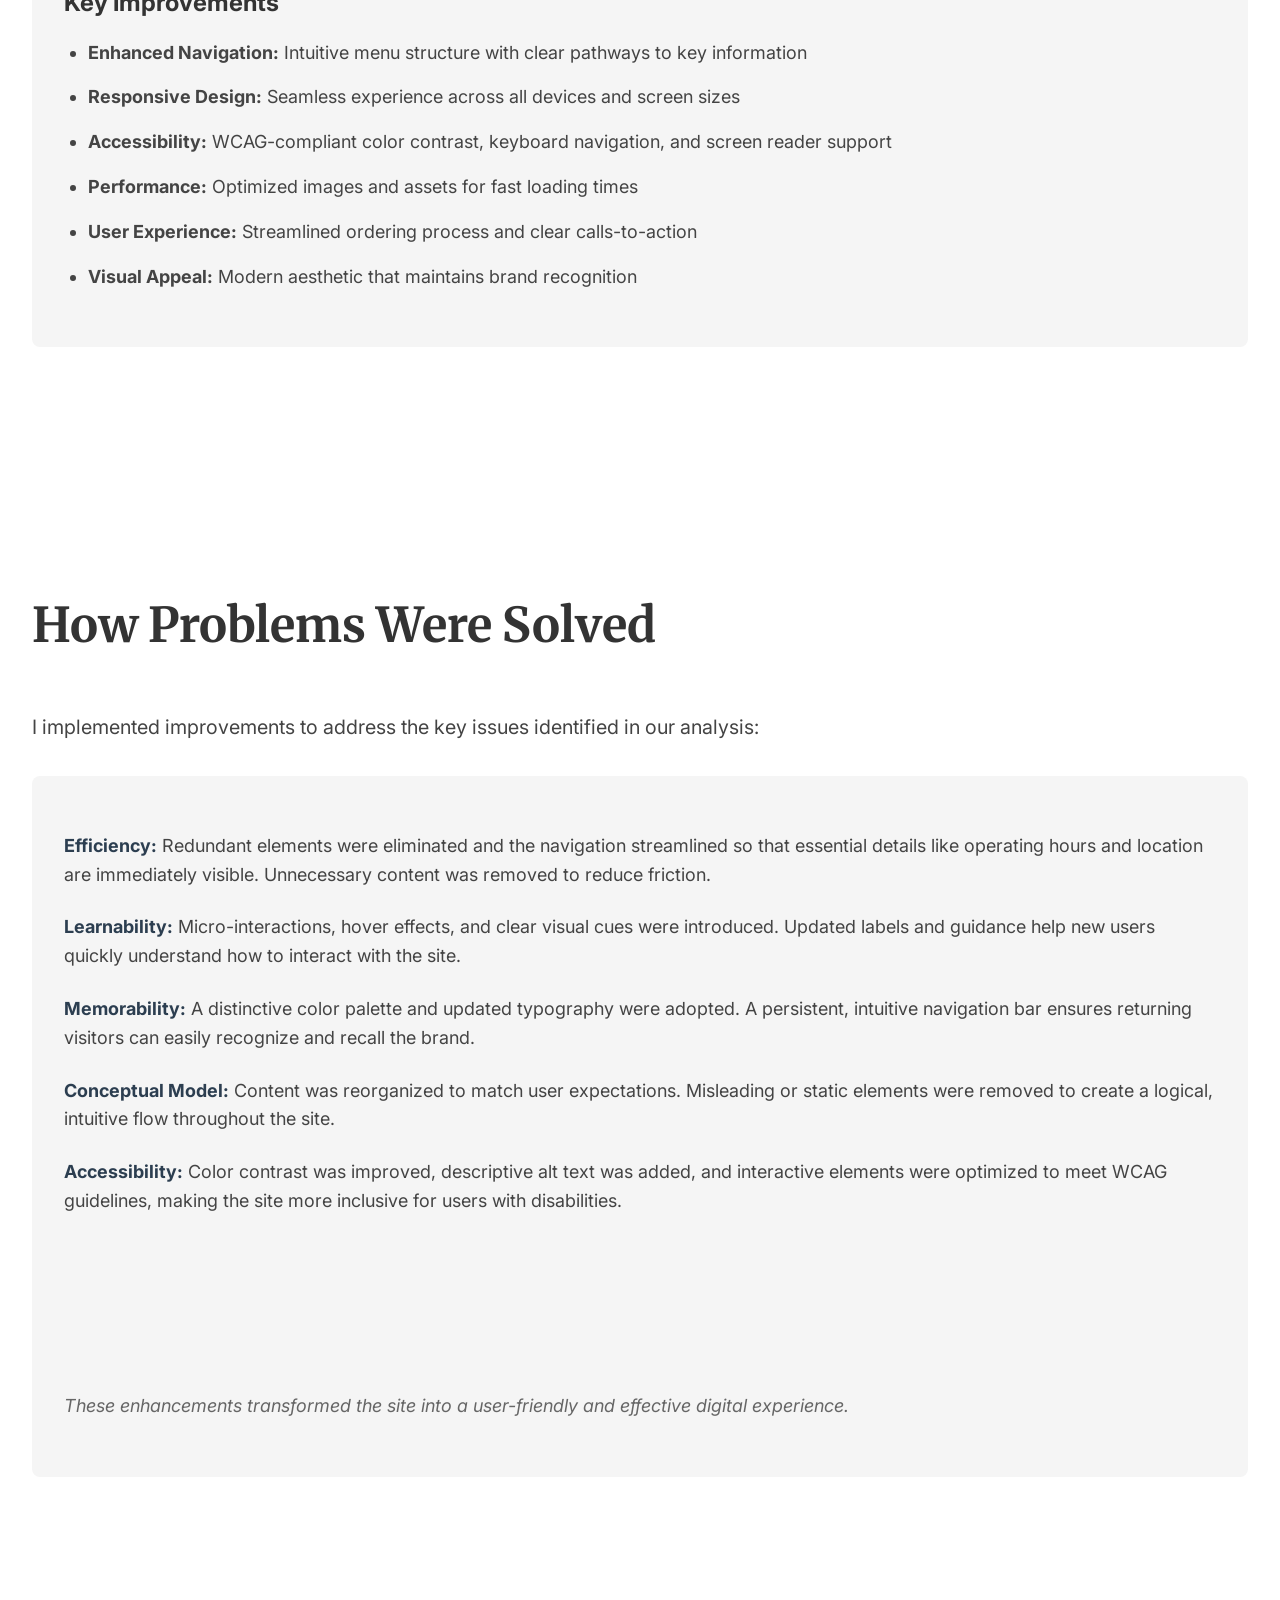
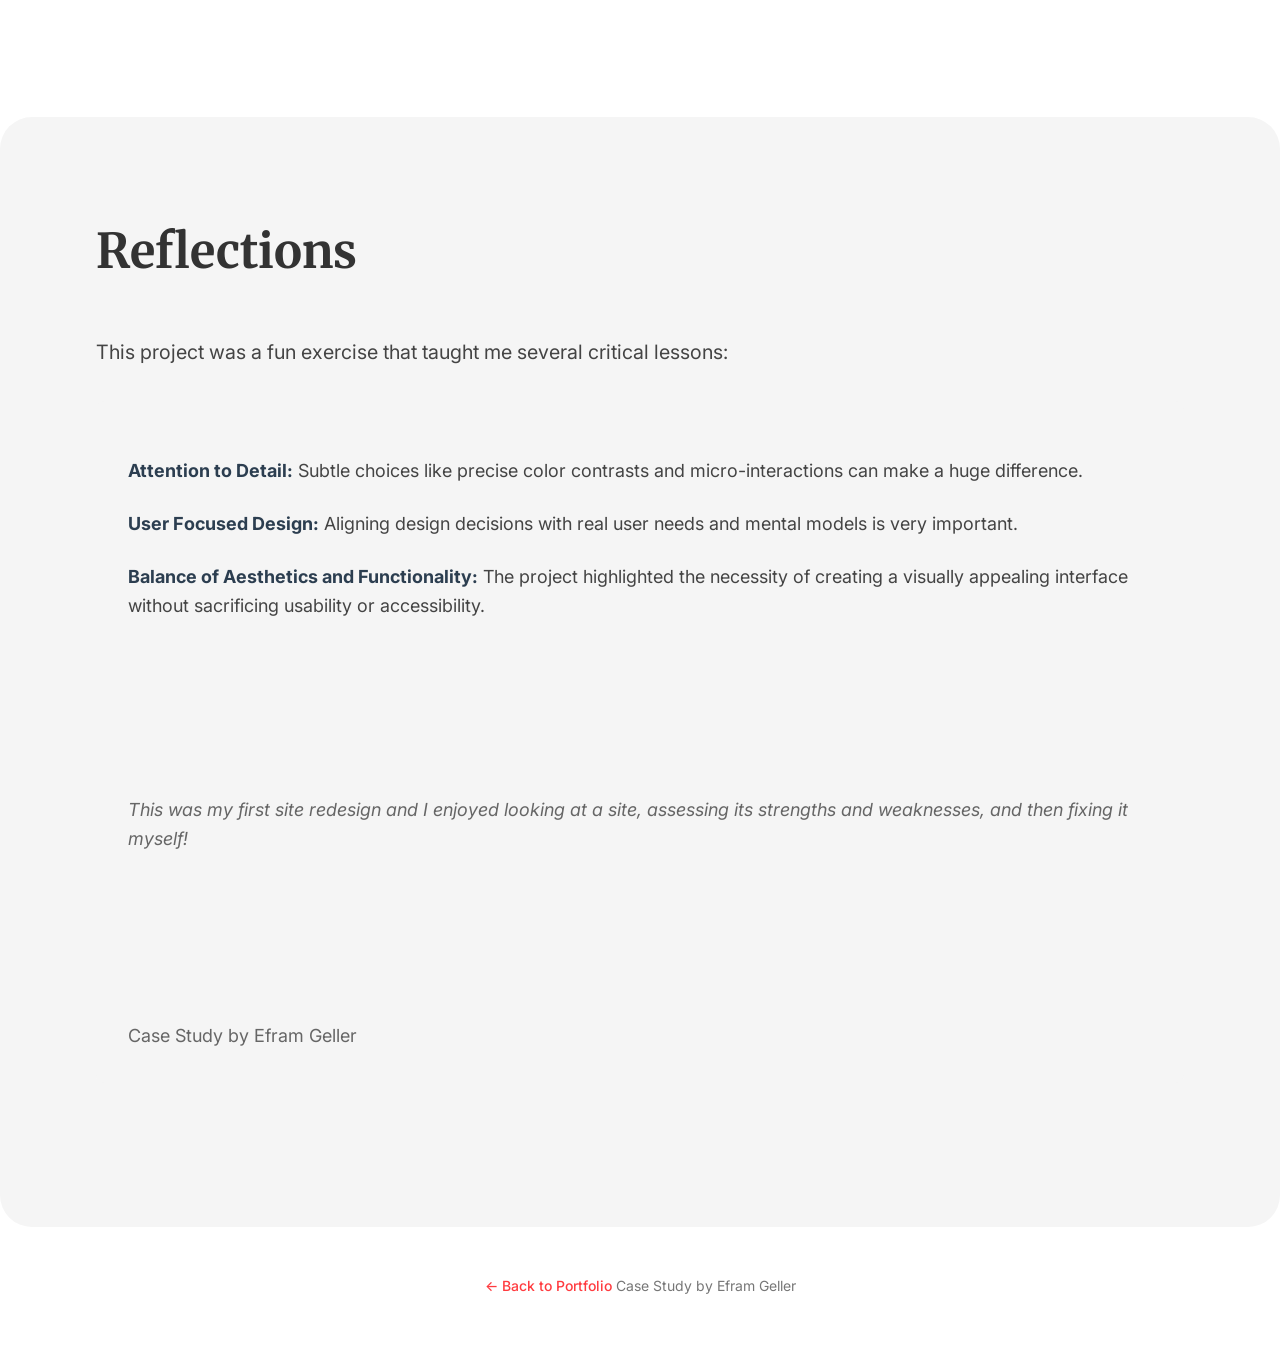
<file: studies/redesign-project-portfolio/index.html>
<!DOCTYPE html>
<html lang="en">
  <head>
    <meta charset="UTF-8" />
    <meta name="viewport" content="width=device-width,initial-scale=1.0" />
    <title>Kai Fan Website Redesign • Efram Geller</title>

    <!-- Fonts -->
    <link rel="preconnect" href="https://fonts.googleapis.com" />
    <link
      href="https://fonts.googleapis.com/css2?family=Inter:wght@400;500;700&family=Merriweather:ital@0;1&display=swap"
      rel="stylesheet"
    />

    <!-- Styles -->
    <link rel="stylesheet" href="styles.css" />
  </head>
  <body>
    <!-- Back Button -->
    <div class="cs-back-button">
      <a href="#" onclick="history.back(); return false;"
        >← Back to Portfolio</a
      >
    </div>

    <!-- Hero -->
    <section class="cs-hero">
      <div class="cs-hero__overlay"></div>
      <div class="cs-hero__content">
        <img
          src="images/brown_logo.png"
          alt="Brown University Logo"
          class="cs-hero__logo"
        />
        <h1 class="cs-hero__title">Kai Fan Website Redesign</h1>
        <p class="cs-hero__author">By Efram Geller</p>
        <p class="cs-hero__meta">
          UX Research • Brown University • Campus Technology
        </p>
        <a href="#overview" class="cs-hero__cta">Explore the Story ↓</a>
      </div>
    </section>

    <!-- Project Info -->
    <section class="cs-project-info">
      <div class="cs-project-info__grid">
        <div class="cs-project-info__item">
          <h3>My Role</h3>
          <p>Product Designer,<br />UX Researcher</p>
        </div>
        <div class="cs-project-info__item">
          <h3>Project</h3>
          <p>Brown CS Department</p>
        </div>
        <div class="cs-project-info__item">
          <h3>Timeline</h3>
          <p>2 weeks (2025)</p>
        </div>
        <div class="cs-project-info__item">
          <h3>Tools Used</h3>
          <p>Figma, HTML<br />CSS, React</p>
        </div>
      </div>
    </section>

    <!-- Sub-Navigation -->
    <nav class="cs-subnav">
      <ul class="cs-subnav__list">
        <li><a href="#intro" class="cs-subnav__link active">Intro</a></li>
        <li>
          <a href="#usability" class="cs-subnav__link">Usability Analysis</a>
        </li>
        <li><a href="#process" class="cs-subnav__link">Redesign Process</a></li>
        <li><a href="#style-guide" class="cs-subnav__link">Style Guide</a></li>
        <li><a href="#mockup" class="cs-subnav__link">Mockup</a></li>
        <li>
          <a href="#final-outcome" class="cs-subnav__link">Final Outcome</a>
        </li>
        <li>
          <a href="#fulfilled" class="cs-subnav__link"
            >How Problems Were Solved</a
          >
        </li>
        <li><a href="#reflections" class="cs-subnav__link">Reflections</a></li>
      </ul>
    </nav>

    <!-- Intro Section -->
    <section id="intro" class="cs-section cs-section--context">
      <div>
        <h2 class="cs-section__title">Introduction & Project Goals</h2>
        <p class="cs-section__text">
          As one of the few kosher restaurants in my hometown of Riverdale, New
          York, Kai Fan has long been a go-to option for delivery. I chose to
          redesign Kai Fan's website to address its outdated design, confusing
          navigation, and poor visual hierarchy, all of which created
          significant barriers to an enjoyable user experience.
        </p>
        <p class="cs-section__text">
          My overarching goal was to build a modern, responsive, and visually
          appealing interface that prioritizes user needs. By streamlining
          navigation and ensuring clarity in design, I aimed to help customers
          seamlessly find essential info—like hours, location, and menu
          options—while reflecting Kai Fan's brand identity.
        </p>
        <p class="cs-section__text">
          Go check it out for yourself!
          <a
            href="https://www.kaifancuisine.com/"
            target="_blank"
            rel="noopener"
          >
            https://www.kaifancuisine.com/
          </a>
        </p>
      </div>
      <div class="cs-highlight">
        <strong>Key Focus:</strong> We'll walk through the usability analysis,
        redesign process, and final implementation that transformed Kai Fan's
        online presence into a user-friendly experience.
      </div>
    </section>

    <!-- Usability Analysis Section -->
    <section id="usability" class="cs-section">
      <h2 class="cs-section__title">Usability Analysis</h2>
      <div class="cs-section__text">
        <p>
          Using five core criteria—Efficiency, Memorability, Learnability,
          Conceptual Model, and Accessibility—I analyzed how the original Kai
          Fan website impacts user interactions and where it falls short.
        </p>
        <div class="cs-solution">
          <div class="cs-solution__text">
            <h3>Efficiency: Minimizing Wasted Steps & Friction</h3>
            <ul>
              <li>
                The "A Destination" section tons of space with only two lines of
                text, wasting valuable screen real estate while also looking
                visually unnapealing
              </li>
              <li>
                Multiple "Order Online" buttons create confusion about which one
                to use.
              </li>
              <li>
                The site lacks a built-in menu page—users must click "Order
                Online," leading to an external site and adding friction for
                simple menu browsing.
              </li>
              <li>
                Key info like business hours and location is buried at the
                bottom, forcing users to scroll and search for basic details.
              </li>
              <li>
                On mobile, unoptimized images slow loading times, further
                reducing efficiency.
              </li>
              <li>
                Repetitive promotional text ("All you can eat sushi is back…")
                clutters the homepage, making it harder to find important
                information.
              </li>
            </ul>
          </div>
          <div class="cs-solution__text">
            <h3>Memorability: Helping Returning Users Recall the Site</h3>
            <ul>
              <li>
                Text-heavy promotions precede essential details (like hours,
                location, and food options), making users repeatedly hunt for
                key info.
              </li>
              <li>
                Large image captions ("FRESH INGREDIENTS," "MASTER CHEF") appear
                interactive but aren't clickable, creating confusion on
                subsequent visits.
              </li>
              <li>
                A lack of a distinctive color scheme or typography makes it
                difficult for returning users to recognize Kai Fan's site from
                others.
              </li>
            </ul>
          </div>
        </div>
        <div class="cs-solution">
          <div class="cs-solution__text">
            <h3>Learnability: Quick Onboarding for New Visitors</h3>
            <ul>
              <li>
                The "Order Online" button is not very noticeable, it blends into
                the background due to a thin white outline that contrasts
                poorly.
              </li>
              <li>
                No hover effects or animations guide a first-time user's
                attention.
              </li>
              <li>
                The prominent "All you can eat sushi" banner competes visually
                with key navigation elements.
              </li>
              <li>
                Outdated visual hierarchy leads to multiple large text elements
                vying for attention.
              </li>
            </ul>
          </div>
          <div class="cs-solution__text">
            <h3>Conceptual Model & Accessibility</h3>
            <ul>
              <li>
                The site funnels menu browsing into an external ordering system,
                breaking users' expectations.
              </li>
              <li>
                Contrast issues: White or light-colored text over background
                images fails WCAG guidelines.
              </li>
              <li>
                Redundant links and missing alternative text on images impair
                screen reader navigation.
              </li>
            </ul>
          </div>
        </div>
      </div>
    </section>

    <!-- Redesign Process Section -->
    <section id="process" class="cs-section">
      <h2 class="cs-section__title">Redesign Process</h2>
      <div class="cs-section__text">
        <p>
          I structured my redesign around four key stages: establishing a style
          guide, creating wireframes, developing high-fidelity mockups, and
          implementing the final design.
        </p>
        <div class="cs-solution">
          <div class="cs-solution__media">
            <img
              src="images/Design_process.png"
              alt="Original Kai Fan Website"
              style="width: 100%; border-radius: 8px"
            />
          </div>
          <div class="cs-solution__text">
            <h3>Initial Analysis</h3>
            <p>
              The original website had several usability issues that needed to
              be addressed. This iterative approach helped ensure that each
              design decision was validated through user feedback and testing.
              By the end, I had a cohesive redesign that addressed the major
              pain points identified during the initial analysis.
            </p>
          </div>
        </div>
      </div>
    </section>

    <!-- Style Guide Section -->
    <section id="style-guide" class="cs-section">
      <h2 class="cs-section__title">Style Guide</h2>
      <div class="cs-section__text">
        <p>
          A cohesive visual language was essential for transforming Kai Fan's
          digital presence. The style guide below establishes the foundation for
          a consistent, accessible, and engaging user experience.
        </p>
        <div class="cs-solution">
          <div class="cs-solution__media">
            <img
              src="images/style_guide.png"
              alt="Style Guide showing typography, colors, and components"
              style="width: 100%; border-radius: 8px"
            />
          </div>
          <div class="cs-solution__text">
            <h3>Design System Highlights</h3>
            <ul>
              <li>
                <strong>Typography:</strong> A harmonious trio of Roboto
                (headlines), Open Sans and Raleway (body) creates clear visual
                hierarchy while maintaining readability across devices
              </li>
              <li>
                <strong>Color Palette:</strong> Teal primary color conveys
                professionalism and trust, balanced with dark grey and white for
                optimal contrast and WCAG compliance
              </li>
              <li>
                <strong>Components:</strong> Consistent button styles, hover
                states, and interactive elements ensure users always know what's
                clickable
              </li>
              <li>
                <strong>Brand Elements:</strong> Modernized logo and iconography
                maintain brand recognition while elevating the visual experience
              </li>
            </ul>
          </div>
        </div>
      </div>
    </section>

    <!-- Mockup Section -->
    <section id="mockup" class="cs-section">
      <h2 class="cs-section__title">Mockups</h2>
      <div class="cs-section__text">
        <p>
          I produced high-fidelity mockups for mobile, tablet, and desktop
          views, ensuring a seamless experience across all devices. Each design
          variation maintains consistent elements while optimizing layouts for
          different screen sizes.
        </p>

        <!-- Main Mockup -->
        <div class="cs-solution">
          <div class="cs-solution__media">
            <img
              src="images/main_mockup.png"
              alt="Main mockup with detailed annotations"
              style="width: 100%; border-radius: 8px; margin-bottom: 1.5rem"
            />
          </div>
          <div class="cs-solution__text">
            <h3>Key Design Decisions</h3>
            <ul>
              <li>
                <strong>Visual Hierarchy:</strong> Clear content structure with
                prominent call-to-action buttons
              </li>
              <li>
                <strong>Navigation:</strong> Intuitive menu system with
                consistent placement across breakpoints
              </li>
              <li>
                <strong>Content Flow:</strong> Logical progression from hero
                section to menu items
              </li>
              <li>
                <strong>Responsive Elements:</strong> Flexible components that
                adapt to various screen sizes
              </li>
            </ul>
          </div>
        </div>

        <h3 style="margin-top: 3rem">Responsive Layouts</h3>
        <p>
          The following images showcase additional views of the redesigned site
          across different devices and states.
        </p>

        <!-- Device Mockups Grid -->
        <div
          style="
            display: grid;
            grid-template-columns: repeat(auto-fit, minmax(300px, 1fr));
            gap: 2rem;
            margin: 2rem 0;
          "
        >
          <div>
            <img
              src="images/iphone_mockup.png"
              alt="iPhone layout: 375×667 with a scrolling screen"
              style="width: 100%; border-radius: 8px; margin-bottom: 1rem"
            />
            <p style="font-style: italic; color: #666">
              iPhone layout: Optimized for one-handed navigation
            </p>
          </div>
          <div>
            <img
              src="images/gallery_mockup.png"
              alt="Gallery view mockup"
              style="width: 100%; border-radius: 8px; margin-bottom: 1rem"
            />
            <p style="font-style: italic; color: #666">
              Gallery View: Showcasing food imagery in an engaging grid layout
            </p>
          </div>
          <div>
            <img
              src="images/menu_mockup.png"
              alt="Menu modal mockup"
              style="width: 100%; border-radius: 8px; margin-bottom: 1rem"
            />
            <p style="font-style: italic; color: #666">
              Menu Modal: Easy-to-read format with clear categorization
            </p>
          </div>
        </div>
      </div>
    </section>

    <!-- Final Outcome Section -->
    <section id="final-outcome" class="cs-section">
      <h2 class="cs-section__title">Final Outcome</h2>
      <div class="cs-section__text">
        <p>
          The end result is a modern, welcoming, and intuitive website that
          transforms Kai Fan's digital presence. By integrating consistent
          design elements and prioritizing accessible, user-centric features,
          the redesigned site invites users to explore the menu, check operating
          hours, and place orders effortlessly.
        </p>

        <p class="cs-highlight" style="margin: 2rem 0">
          Go check it out for yourself!
          <a
            href="https://egeller1.github.io/kaifan/"
            target="_blank"
            rel="noopener"
            >https://egeller1.github.io/kaifan/</a
          >
        </p>

        <!-- Core Website Views -->
        <h3 class="cs-section__subtitle">Core Website Views</h3>
        <div
          class="cs-grid"
          style="
            display: grid;
            grid-template-columns: repeat(3, 1fr);
            gap: 2rem;
            margin: 2rem 0;
          "
        >
          <div class="cs-grid__item">
            <div
              class="cs-image-container"
              style="background: #f5f5f5; padding: 1rem; border-radius: 8px"
            >
              <img
                src="./images/final_outcome/main_gallery1.png"
                alt="Main page with first gallery picture"
                style="width: 100%; border-radius: 4px"
              />
              <p
                class="cs-caption"
                style="margin-top: 0.5rem; font-style: italic; color: #666"
              >
                Main page with hero image
              </p>
            </div>
          </div>
          <div class="cs-grid__item">
            <div
              class="cs-image-container"
              style="background: #f5f5f5; padding: 1rem; border-radius: 8px"
            >
              <img
                src="./images/final_outcome/main_gallery2.png"
                alt="Main page with second gallery picture"
                style="width: 100%; border-radius: 4px"
              />
              <p
                class="cs-caption"
                style="margin-top: 0.5rem; font-style: italic; color: #666"
              >
                Alternative gallery view
              </p>
            </div>
          </div>
          <div class="cs-grid__item">
            <div
              class="cs-image-container"
              style="background: #f5f5f5; padding: 1rem; border-radius: 8px"
            >
              <img
                src="./images/final_outcome/destination.png"
                alt="The Destination page"
                style="width: 100%; border-radius: 4px"
              />
              <p
                class="cs-caption"
                style="margin-top: 0.5rem; font-style: italic; color: #666"
              >
                The "A Destination" section
              </p>
            </div>
          </div>
        </div>

        <!-- Accessibility Features -->
        <h3 class="cs-section__subtitle" style="margin-top: 3rem">
          Accessibility & Internationalization
        </h3>
        <p>
          The site is fully accessible across different languages, font sizes,
          and screen types, ensuring an inclusive experience for all users.
        </p>
        <div
          class="cs-grid"
          style="
            display: grid;
            grid-template-columns: repeat(3, 1fr);
            gap: 2rem;
            margin: 2rem 0;
          "
        >
          <div class="cs-grid__item">
            <div
              class="cs-image-container"
              style="background: #f5f5f5; padding: 1rem; border-radius: 8px"
            >
              <img
                src="./images/final_outcome/german.png"
                alt="Site in German language"
                style="width: 100%; border-radius: 4px"
              />
              <p
                class="cs-caption"
                style="margin-top: 0.5rem; font-style: italic; color: #666"
              >
                Multilingual support
              </p>
            </div>
          </div>
          <div class="cs-grid__item">
            <div
              class="cs-image-container"
              style="background: #f5f5f5; padding: 1rem; border-radius: 8px"
            >
              <img
                src="./images/final_outcome/mobile.png"
                alt="Mobile view"
                style="width: 100%; border-radius: 4px"
              />
              <p
                class="cs-caption"
                style="margin-top: 0.5rem; font-style: italic; color: #666"
              >
                Responsive mobile layout
              </p>
            </div>
          </div>
        </div>

        <!-- Interactive Features -->
        <h3 class="cs-section__subtitle" style="margin-top: 3rem">
          Interactive Features
        </h3>
        <p>
          Every component serves a clear purpose with intuitive interactions and
          smooth transitions.
        </p>
        <div
          class="cs-grid"
          style="
            display: grid;
            grid-template-columns: repeat(3, 1fr);
            gap: 2rem;
            margin: 2rem 0;
          "
        >
          <div class="cs-grid__item">
            <div
              class="cs-image-container"
              style="background: #f5f5f5; padding: 1rem; border-radius: 8px"
            >
              <img
                src="./images/final_outcome/menu_modal.png"
                alt="Menu modal view"
                style="width: 100%; border-radius: 4px"
              />
              <p
                class="cs-caption"
                style="margin-top: 0.5rem; font-style: italic; color: #666"
              >
                Menu modal interface
              </p>
            </div>
          </div>
          <div class="cs-grid__item">
            <div
              class="cs-image-container"
              style="background: #f5f5f5; padding: 1rem; border-radius: 8px"
            >
              <img
                src="./images/final_outcome/nav_hover.png"
                alt="Navigation hover state"
                style="width: 100%; border-radius: 4px"
              />
              <p
                class="cs-caption"
                style="margin-top: 0.5rem; font-style: italic; color: #666"
              >
                Interactive navigation
              </p>
            </div>
          </div>
          <div class="cs-grid__item">
            <div
              class="cs-image-container"
              style="background: #f5f5f5; padding: 1rem; border-radius: 8px"
            >
              <img
                src="./images/final_outcome/contact.png"
                alt="Contact page"
                style="width: 100%; border-radius: 4px"
              />
              <p
                class="cs-caption"
                style="margin-top: 0.5rem; font-style: italic; color: #666"
              >
                Contact form and footer
              </p>
            </div>
          </div>
        </div>

        <!-- Key Improvements -->
        <div
          class="cs-improvements"
          style="
            margin-top: 3rem;
            background: #f5f5f5;
            padding: 2rem;
            border-radius: 8px;
          "
        >
          <h3 class="cs-section__subtitle">Key Improvements</h3>
          <ul class="cs-improvements__list" style="margin-top: 1rem">
            <li>
              <strong>Enhanced Navigation:</strong> Intuitive menu structure
              with clear pathways to key information
            </li>
            <li>
              <strong>Responsive Design:</strong> Seamless experience across all
              devices and screen sizes
            </li>
            <li>
              <strong>Accessibility:</strong> WCAG-compliant color contrast,
              keyboard navigation, and screen reader support
            </li>
            <li>
              <strong>Performance:</strong> Optimized images and assets for fast
              loading times
            </li>
            <li>
              <strong>User Experience:</strong> Streamlined ordering process and
              clear calls-to-action
            </li>
            <li>
              <strong>Visual Appeal:</strong> Modern aesthetic that maintains
              brand recognition
            </li>
          </ul>
        </div>
      </div>
    </section>

    <!-- How Problems Were Solved Section -->
    <section id="fulfilled" class="cs-section">
      <h2 class="cs-section__title">How Problems Were Solved</h2>
      <div class="cs-section__text">
        <p style="font-size: 1.1em; margin-bottom: 2rem">
          I implemented improvements to address the key issues identified in our
          analysis:
        </p>

        <div
          class="cs-solution"
          style="background: #f5f5f5; padding: 2rem; border-radius: 8px"
        >
          <ul style="list-style-type: none; padding: 0">
            <li style="margin-bottom: 1.5rem">
              <strong style="color: #2c3e50">Efficiency:</strong> Redundant
              elements were eliminated and the navigation streamlined so that
              essential details like operating hours and location are
              immediately visible. Unnecessary content was removed to reduce
              friction.
            </li>
            <li style="margin-bottom: 1.5rem">
              <strong style="color: #2c3e50">Learnability:</strong>
              Micro-interactions, hover effects, and clear visual cues were
              introduced. Updated labels and guidance help new users quickly
              understand how to interact with the site.
            </li>
            <li style="margin-bottom: 1.5rem">
              <strong style="color: #2c3e50">Memorability:</strong> A
              distinctive color palette and updated typography were adopted. A
              persistent, intuitive navigation bar ensures returning visitors
              can easily recognize and recall the brand.
            </li>
            <li style="margin-bottom: 1.5rem">
              <strong style="color: #2c3e50">Conceptual Model:</strong> Content
              was reorganized to match user expectations. Misleading or static
              elements were removed to create a logical, intuitive flow
              throughout the site.
            </li>
            <li style="margin-bottom: 1.5rem">
              <strong style="color: #2c3e50">Accessibility:</strong> Color
              contrast was improved, descriptive alt text was added, and
              interactive elements were optimized to meet WCAG guidelines,
              making the site more inclusive for users with disabilities.
            </li>
          </ul>

          <p style="margin-top: 2rem; font-style: italic; color: #666">
            These enhancements transformed the site into a user-friendly and
            effective digital experience.
          </p>
        </div>
      </div>
    </section>

    <!-- Reflections Section -->
    <section id="reflections" class="cs-section cs-reflection">
      <h2 class="cs-section__title">Reflections</h2>
      <div class="cs-section__text">
        <p style="font-size: 1.1em; margin-bottom: 2rem">
          This project was a fun exercise that taught me several critical
          lessons:
        </p>

        <div
          class="cs-solution"
          style="background: #f5f5f5; padding: 2rem; border-radius: 8px"
        >
          <ul style="list-style-type: none; padding: 0">
            <li style="margin-bottom: 1.5rem">
              <strong style="color: #2c3e50">Attention to Detail:</strong>
              Subtle choices like precise color contrasts and micro-interactions
              can make a huge difference.
            </li>
            <li style="margin-bottom: 1.5rem">
              <strong style="color: #2c3e50">User Focused Design:</strong>
              Aligning design decisions with real user needs and mental models
              is very important.
            </li>
            <li style="margin-bottom: 1.5rem">
              <strong style="color: #2c3e50"
                >Balance of Aesthetics and Functionality:</strong
              >
              The project highlighted the necessity of creating a visually
              appealing interface without sacrificing usability or
              accessibility.
            </li>
          </ul>

          <p style="margin-top: 2rem; font-style: italic; color: #666">
            This was my first site redesign and I enjoyed looking at a site,
            assessing its strengths and weaknesses, and then fixing it myself!
          </p>

          <div style="text-align: center; margin-top: 3rem; color: #666">
            Case Study by Efram Geller
          </div>
        </div>
      </div>
    </section>

    <!-- Footer -->
    <footer class="cs-footer">
      <a href="#" onclick="history.back(); return false;"
        >← Back to Portfolio</a
      >
      Case Study by Efram Geller
    </footer>

    <!-- Scripts -->
    <script src="../shared.js"></script>
  </body>
</html>
</file>
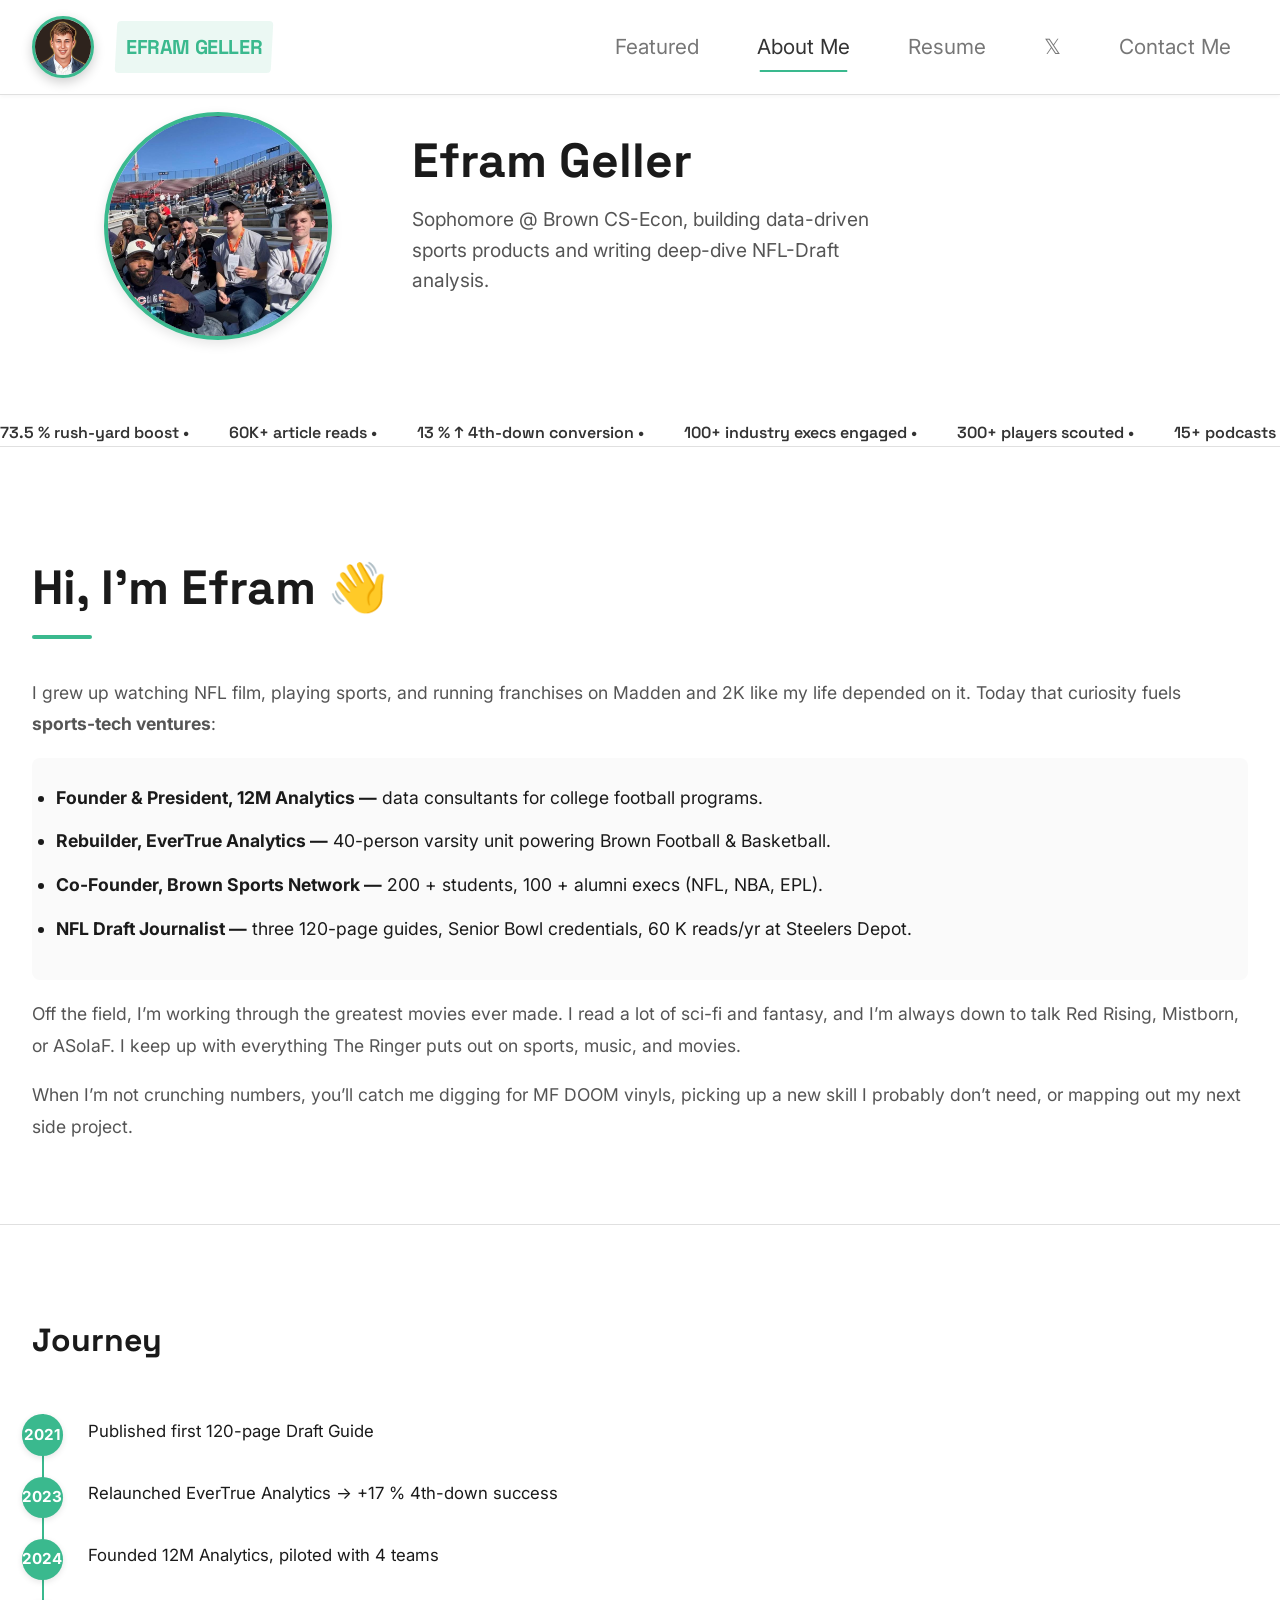
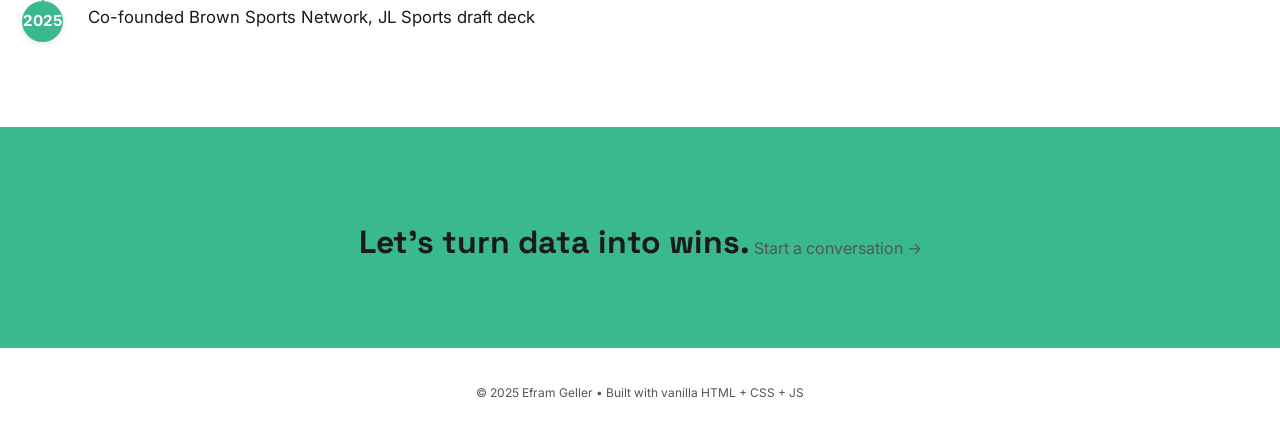
<file: about.html>
<!DOCTYPE html>
<html lang="en">
  <head>
    <meta charset="utf-8" />
    <meta name="viewport" content="width=device-width, initial-scale=1.0" />

    <title>About Me • Efram Geller</title>
    <meta
      name="description"
      content="Efram Geller — Sports-Tech Builder, Analytics Consultant & NFL Draft Journalist"
    />

    <!-- Google Fonts -->
    <link rel="preconnect" href="https://fonts.googleapis.com" />
    <link rel="preconnect" href="https://fonts.gstatic.com" crossorigin />
    <link
      href="https://fonts.googleapis.com/css2?family=Space+Grotesk:wght@400;700&family=Inter:wght@400;500;700&display=swap"
      rel="stylesheet"
    />

    <!-- 🔗 GLOBAL STYLES (css lives in /css/) -->
    <link rel="stylesheet" href="css/base.css" />

    <!-- JS -->
    <script defer src="js/main.js"></script>
  </head>

  <body class="about-page">
    <!-- Skip‐link -->
    <a href="#main" class="skip-link">Skip to main content</a>

    <!-- Sticky Header -->
    <header class="sticky-header">
      <div class="brand-container">
        <img
          src="assets/img/profile_icon.jpg"
          alt="Efram's profile"
          class="profile-icon"
        />
        <a href="./" class="brand">Efram Geller</a>
      </div>

      <nav class="site-nav" aria-label="Main navigation">
        <a href="index.html#featured">Featured</a>
        <a href="about.html" class="active" aria-current="page">About Me</a>
        <a href="assets/img/Resume.pdf" target="_blank">Resume</a>
        <a
          href="https://twitter.com/eframgeller"
          target="_blank"
          class="social-link"
          >𝕏</a
        >
        <a href="contact.html">Contact Me</a>
      </nav>
    </header>

    <main id="main">
      <!-- ===== HERO ===== -->
      <section class="about-hero">
        <figure class="about-photo">
          <!-- Replace this with your own head-shot -->
          <img src="assets/img/me_pic.JPG" alt="Efram Geller smiling" />
        </figure>

        <div class="about-hero__copy">
          <h1 class="about-name">Efram&nbsp;Geller</h1>
          <p class="about-tag">
            Sophomore @ Brown CS-Econ, building data-driven sports products and
            writing deep-dive NFL-Draft analysis.
          </p>
        </div>
      </section>

      <!-- ===== MARQUEE STATS ===== -->
      <section class="stats-marquee">
        <div class="marquee">
          <span>73.5 % rush-yard boost&nbsp;•&nbsp;</span>
          <span>60K+ article reads&nbsp;•&nbsp;</span>
          <span>13 % ↑ 4th-down conversion&nbsp;•&nbsp;</span>
          <span>100+ industry execs engaged&nbsp;•&nbsp;</span>
          <span>300+ players scouted&nbsp;•&nbsp;</span>
          <span>15+ podcasts hosted or guested on&nbsp;•&nbsp;</span>
          <span>5 verticals built under EverTrue Analytics&nbsp;•&nbsp;</span>
          <span>5 years of NFL Draft coverage&nbsp;•&nbsp;</span>
          <span>100+ page Draft Guides, 3 years running&nbsp;•&nbsp;</span>
          <span>240+ students involved&nbsp;•&nbsp;</span>
          <span>3× 2025 program growth projected&nbsp;•&nbsp;</span>
          <!-- ===== Second Set ===== -->
          <span>73.5 % rush-yard boost&nbsp;•&nbsp;</span>
          <span>60K+ article reads&nbsp;•&nbsp;</span>
          <span>13 % ↑ 4th-down conversion&nbsp;•&nbsp;</span>
          <span>100+ industry execs engaged&nbsp;•&nbsp;</span>
          <span>300+ players scouted&nbsp;•&nbsp;</span>
          <span>15+ podcasts hosted or guested on&nbsp;•&nbsp;</span>
          <span>5 verticals built under EverTrue Analytics&nbsp;•&nbsp;</span>
          <span>5 years of NFL Draft coverage&nbsp;•&nbsp;</span>
          <span>100+ page Draft Guides, 3 years running&nbsp;•&nbsp;</span>
          <span>240+ students involved&nbsp;•&nbsp;</span>
          <span>3× 2025 program growth projected&nbsp;•&nbsp;</span>
        </div>
      </section>

      <!-- ===== BIO ===== -->
      <section class="pad bio">
        <h2 class="section-title">Hi, I’m Efram 👋</h2>

        <p>
          I grew up watching NFL film, playing sports, and running franchises on
          Madden and 2K like my life depended on it. Today that curiosity fuels
          <strong>sports-tech ventures</strong>:
        </p>
        <ul>
          <li>
            <strong>Founder &amp; President, 12M Analytics —</strong> data
            consultants for college football programs.
          </li>
          <li>
            <strong>Rebuilder, EverTrue Analytics —</strong> 40-person varsity
            unit powering Brown Football &amp; Basketball.
          </li>
          <li>
            <strong>Co-Founder, Brown Sports Network —</strong> 200 + students,
            100 + alumni execs (NFL, NBA, EPL).
          </li>
          <li>
            <strong>NFL Draft Journalist —</strong> three 120-page guides,
            Senior Bowl credentials, 60 K reads/yr at Steelers Depot.
          </li>
        </ul>

        <p>
          Off the field, I’m working through the greatest movies ever made. I
          read a lot of sci-fi and fantasy, and I’m always down to talk Red
          Rising, Mistborn, or ASoIaF. I keep up with everything The Ringer puts
          out on sports, music, and movies.
        </p>

        <p>
          When I’m not crunching numbers, you’ll catch me digging for MF DOOM
          vinyls, picking up a new skill I probably don’t need, or mapping out
          my next side project.
        </p>
      </section>

      <!-- ===== JOURNEY TIMELINE ===== -->
      <section class="pad timeline-block">
        <h2 class="section-title">Journey</h2>
        <ol class="vertical-timeline">
          <li>
            <span class="year">2021</span>
            <div>Published first 120-page Draft Guide</div>
          </li>
          <li>
            <span class="year">2023</span>
            <div>Relaunched EverTrue Analytics → +17 % 4th-down success</div>
          </li>
          <li>
            <span class="year">2024</span>
            <div>Founded 12M Analytics, piloted with 4 teams</div>
          </li>
          <li>
            <span class="year">2025</span>
            <div>Co-founded Brown Sports Network, JL Sports draft deck</div>
          </li>
        </ol>
      </section>

      <!-- ===== CTA ===== -->
      <section class="cta-strip">
        <h2>Let’s turn data into wins.</h2>
        <a href="contact.html" class="btn-primary">Start a conversation →</a>
      </section>
    </main>

    <!-- Footer -->
    <footer class="footer">
      <small>© 2025 Efram Geller • Built with vanilla HTML + CSS + JS</small>
    </footer>
  </body>
</html>
</file>
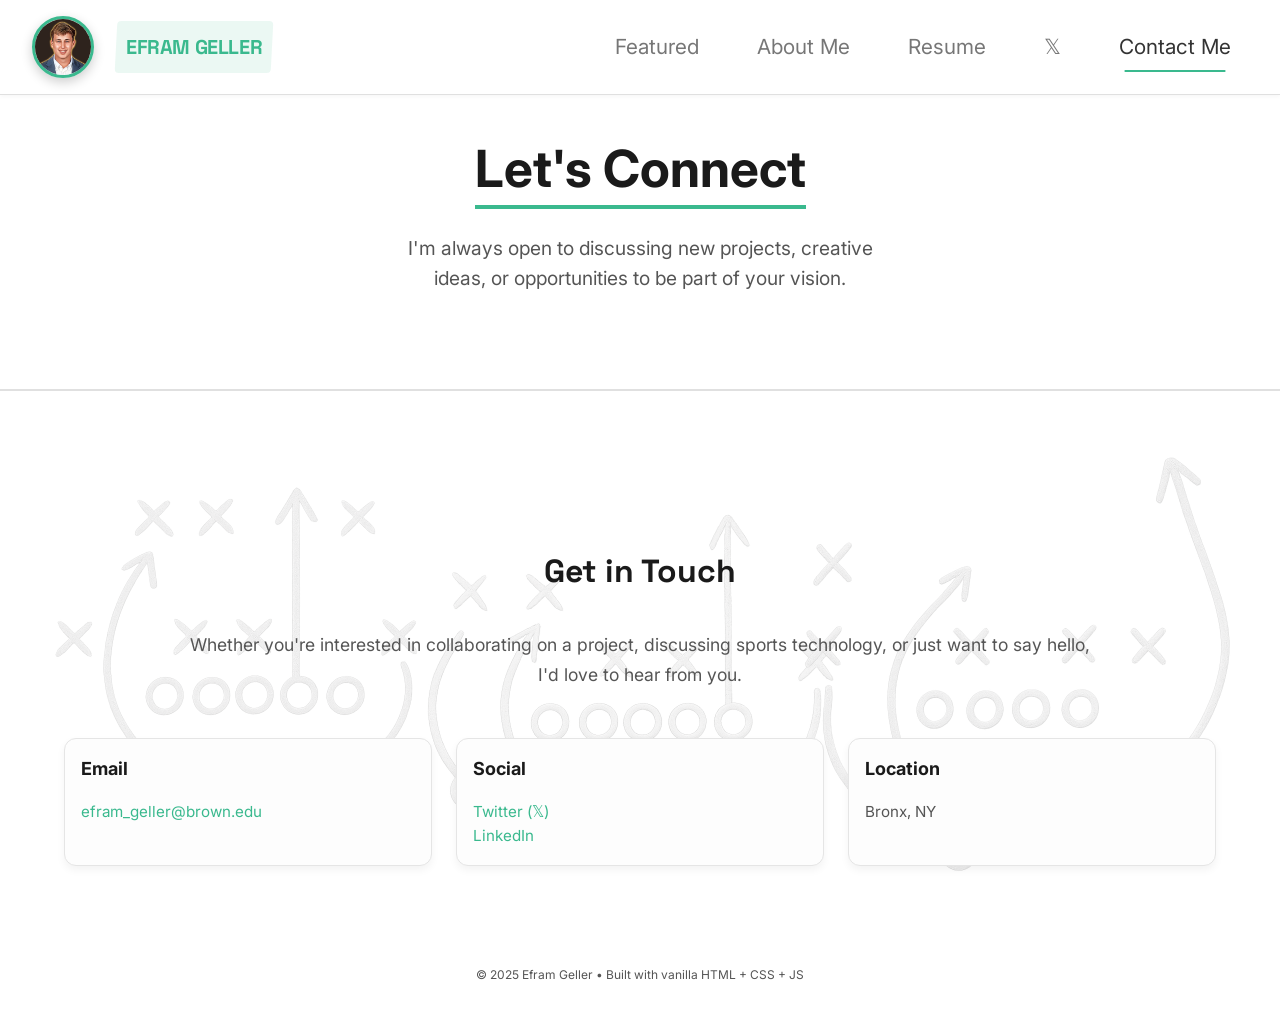
<file: contact.html>
<!DOCTYPE html>
<html lang="en">
  <head>
    <meta charset="utf-8" />
    <meta name="viewport" content="width=device-width, initial-scale=1.0" />
    <title>Contact Me • Efram Geller</title>
    <meta
      name="description"
      content="Get in touch with Efram Geller - Product Designer and Sports Tech Innovator"
    />

    <!-- Google Fonts -->
    <link rel="preconnect" href="https://fonts.googleapis.com" />
    <link rel="preconnect" href="https://fonts.gstatic.com" crossorigin />
    <link
      href="https://fonts.googleapis.com/css2?family=Space+Grotesk:wght@400;500;700&family=Inter:wght@400;500;700&display=swap"
      rel="stylesheet"
    />

    <!-- Local CSS/JS -->
    <link rel="stylesheet" href="css/base.css" />
    <script defer src="js/main.js"></script>
  </head>
  <body>
    <!-- Skip link for accessibility -->
    <a href="#main" class="skip-link">Skip to main content</a>

    <!-- Sticky Header -->
    <header class="sticky-header">
      <div class="brand-container">
        <img
          src="assets/img/profile_icon.jpg"
          alt="Efram's profile"
          class="profile-icon"
        />
        <a href="./" class="brand">Efram Geller</a>
      </div>
      <nav class="site-nav" aria-label="Main navigation">
        <a href="index.html#featured">Featured</a>
        <a href="about.html">About Me</a>
        <a href="assets/img/Resume.pdf" target="_blank">Resume</a>
        <a
          href="https://twitter.com/eframgeller"
          target="_blank"
          class="social-link"
          >𝕏</a
        >
        <a href="contact.html" class="active" aria-current="page">Contact Me</a>
      </nav>
    </header>

    <main id="main">
      <!-- Contact Hero Section -->
      <section class="hero">
        <div class="hero-content">
          <h1 class="tagline">
            <span class="highlight">Let's Connect</span>
          </h1>
          <p class="sub-headline">
            I'm always open to discussing new projects, creative ideas, or
            opportunities to be part of your vision.
          </p>
        </div>
      </section>

      <!-- Contact Content -->
      <section class="pad">
        <div class="section-intro">
          <h2>Get in Touch</h2>
          <p>
            Whether you're interested in collaborating on a project, discussing
            sports technology, or just want to say hello, I'd love to hear from
            you.
          </p>
        </div>

        <div class="card-grid">
          <div class="card">
            <h3>Email</h3>
            <p>
              <a href="mailto:efram_geller@brown.edu">efram_geller@brown.edu</a>
            </p>
          </div>

          <div class="card">
            <h3>Social</h3>
            <p>
              <a href="https://twitter.com/eframgeller" target="_blank"
                >Twitter (𝕏)</a
              ><br />
              <a
                href="https://www.linkedin.com/in/efram-geller-ab5638246/"
                target="_blank"
                >LinkedIn</a
              >
            </p>
          </div>

          <div class="card">
            <h3>Location</h3>
            <p>Bronx, NY<br /></p>
          </div>
        </div>
      </section>
    </main>

    <!-- Footer -->
    <footer class="footer">
      <small>© 2025 Efram Geller • Built with vanilla HTML + CSS + JS</small>
    </footer>
  </body>
</html>
</file>
<file: css/base.css>
/* ---------- Color Tokens ---------- */
:root {
  --clr-bg: #ffffff;
  --clr-surface: #f8f9fa;
  --clr-accent: #3ab98e;
  --clr-text-main: #1a1a1a;
  --clr-text-muted: #555555;
  --clr-chalk: #333333;
  --font-display: "Space Grotesk", system-ui, sans-serif;
  --font-base: "Inter", system-ui, sans-serif;
  --wrapper-max: 72rem;
  --content-max: 60ch;
  --chalk-overlay: none;
}

body {
  margin: 0;
  font-family: var(--font-base);
  color: var(--clr-text-main);
  background: var(--clr-bg);
  line-height: 1.6;
  scroll-behavior: smooth;
  position: relative;
}

/* Remove chalk texture */
body::before {
  display: none;
}

/* Ensure content stays above the overlay */
.sticky-header,
main,
section,
footer {
  position: relative;
  z-index: 2;
}

img {
  max-width: 100%;
  display: block;
  object-fit: cover;
}

a {
  color: inherit;
  text-decoration: none;
}

/* ---------- Sticky Header ---------- */
.sticky-header {
  position: fixed;
  top: 0;
  left: 0;
  right: 0;
  z-index: 100;
  background: #ffffff;
  border-bottom: 1px solid #e0e0e0;
  box-shadow: 0 2px 4px rgba(0, 0, 0, 0.03);
  display: flex;
  justify-content: space-between;
  align-items: center;
  padding: 1rem 2rem;
}

.brand {
  font-family: var(--font-display);
  font-size: 1.25rem;
  font-weight: 700;
  color: var(--clr-accent);
  position: relative;
  padding: 0.5rem;
  letter-spacing: -0.02em;
  text-transform: uppercase;
  text-decoration: none;
  display: inline-block;
}

.brand::before {
  content: "";
  position: absolute;
  top: -2px;
  left: -2px;
  right: -2px;
  bottom: -2px;
  background: var(--clr-accent);
  opacity: 0.1;
  border-radius: 4px;
  transform: skew(-3deg);
  transition: all 0.3s ease;
}

.brand:hover::before {
  opacity: 0.2;
  transform: skew(-5deg) scale(1.05);
}

.site-nav {
  display: flex;
  gap: 1rem;
}

.site-nav a {
  margin-left: 0.5rem;
  font-size: 1.3rem;
  padding: 0.5rem 1rem;
  border-radius: 6px;
  transition: all 0.3s ease;
  position: relative;
  border: 1px solid transparent;
  opacity: 0.8;
}

.site-nav a:hover,
.site-nav a.active {
  opacity: 1;
  color: var(--clr-chalk);
  border-color: rgba(255, 255, 255, 0.2);
}

.site-nav a.active::after {
  content: "";
  position: absolute;
  bottom: 0;
  left: 0;
  width: 100%;
  height: 2px;
  background: var(--clr-accent);
  transform: scaleX(0.7);
  transform-origin: center;
}

/* ---------- Hero ---------- */
.hero {
  background: #ffffff;
  padding: 6rem 1rem 4rem;
  text-align: center;
  box-shadow: inset 0 -1px 0 #e0e0e0;
  position: relative;
  overflow: hidden;
}

.hero::before {
  content: "";
  position: absolute;
  top: 0;
  left: 0;
  right: 0;
  bottom: 0;

  pointer-events: none;
  z-index: 1;
}

.hero-content {
  position: relative;
  z-index: 2;
  max-width: 800px;
  margin: 0 auto;
  text-align: center;
  padding: 0 20px;
}

.hero-avatar {
  display: flex;
  justify-content: center;
  margin-left: auto;
  margin-top: 5rem;

  margin-right: auto;
  z-index: 3;
  width: 220px;
  height: 220px;
  border-radius: 50%;
  margin-bottom: 2rem;
  border: 3px solid var(--clr-accent);
  box-shadow: 0 4px 12px rgba(0, 0, 0, 0.1);
  transition: transform 0.3s ease;
}

.hero-avatar:hover {
  transform: scale(1.05);
}

.tagline {
  font-size: clamp(2rem, 5vw, 3.2rem);
  font-weight: 700;
  line-height: 1.2;
  margin-bottom: 1.5rem;
}

.tagline .highlight {
  border-bottom: 4px solid var(--clr-accent);
  padding-bottom: 0.3rem;
  position: relative;
  display: inline-block;
}

.tagline .highlight.typing::after {
  content: "|";
  position: relative;
  display: inline-block;
  opacity: 1;
  margin-left: 2px;
  color: var(--clr-accent);
  animation: blink 1s step-end infinite;
}

@keyframes blink {
  0%,
  100% {
    opacity: 1;
  }
  50% {
    opacity: 0;
  }
}

.sub-headline {
  font-size: 1.2rem;
  color: var(--clr-text-muted);
  max-width: 40ch;
  margin: 0 auto 2rem;
  opacity: 0;
  transform: translateY(20px);
  animation: fadeUp 0.8s ease forwards 1s;
}

/* default to a heavy blur */
.below-hero {
  --blur-radius: 20px;
  filter: blur(var(--blur-radius));
  transition: filter 0.05s linear; /* smooth as it updates */
}

/* Disable blur & transition when .noblur is applied */
.below-hero.noblur {
  filter: none !important;
  transition: none !important;
}

.metric {
  --progress: 0%; /* driven by JS */
  font-family: var(--font-display);
  display: inline-block;

  padding: 0.75rem 1.5rem;

  font-weight: 700; /* match .tagline's boldness */
  font-size: clamp(1.5rem, 4vw, 2rem);
  border: 2.5px solid var(--clr-accent);
  border-radius: 0.5rem;
  background: linear-gradient(
    to right,
    var(--clr-accent) var(--progress),
    #ffffff var(--progress)
  );
  color: #000; /* black text always legible */
  transition: background 0.2s ease;
}

@keyframes fadeUp {
  to {
    opacity: 1;
    transform: translateY(0);
  }
}

@keyframes slideIn {
  to {
    opacity: 1;
    transform: translateX(0);
  }
}

/* ---------- Sections ---------- */
.pad {
  background: #ffffff;
  padding: 4rem 2rem;
  border-top: 1px solid #e0e0e0;
  position: relative; /* needed for the pseudo‐element */

  @media (max-width: 768px) {
    .pad {
      padding: 3rem 1rem;
    }
  }
}

.pad::before {
  content: "";
  position: absolute;
  inset: 0;
  pointer-events: none;
  z-index: 1;

  background: url("../assets/img/play1.png") top left no-repeat,
    url("../assets/img/play2.png") center right no-repeat,
    url("../assets/img/play3.png") bottom center no-repeat;
  background-size: 40% auto, 40% auto, 40% auto;

  opacity: 0.2; /* lower value = more subtle overlay */
}

/* make sure everything inside .pad sits above the diagrams */
.pad > * {
  position: relative;
  z-index: 2;
}

/* Ensure proper stacking context */
section {
  position: relative;
  z-index: 1;
}

.section-intro {
  max-width: var(--content-max);
  /* center the text and add more space above the intro */
  text-align: center;
  margin: 4rem auto 3rem;
  color: var(--clr-text-muted);
  font-size: 1.5rem;
  line-height: 1.6;
  font-weight: 2rem;
  position: relative;
  z-index: 2;
}

h2 {
  font-family: var(--font-display);
  font-size: 2rem;
  color: var(--clr-text-main);
  margin-bottom: 1rem;
  position: relative;
  display: inline-block;
}

h2::before,
h2::after {
  display: none;
}

.chip {
  display: inline-flex;
  align-items: center;
  justify-content: center;
  margin-right: 0.75rem;
  background: var(--clr-accent);
  color: var(--clr-surface);
  width: 2.5rem;
  height: 2.5rem;
  border-radius: 50%;
  font-size: 1.2rem;
  position: relative;
  overflow: hidden;
  transform: rotate(-5deg);
  transition: transform 0.3s ease;
}

h2:hover .chip {
  transform: rotate(5deg);
}

.chip::before {
  content: "";
  position: absolute;
  top: 0;
  left: 0;
  width: 100%;
  height: 100%;
  background: linear-gradient(
    45deg,
    transparent 40%,
    rgba(255, 255, 255, 0.2) 50%,
    transparent 60%
  );
  transform: translateX(-100%);
  transition: transform 0.6s ease;
}

.chip:hover::before {
  transform: translateX(100%);
}

/* ESPN-style stat banner animation */
.stat-banner {
  display: none;
}

/* ---------- Timeline ---------- */
.timeline {
  display: flex;
  align-items: center;
  gap: 2rem;
  margin: 2rem 0;
  opacity: 0;
  transform: translateY(20px);
  transition: all 0.6s ease;
}

.timeline.in {
  opacity: 1;
  transform: translateY(0);
}

.timeline .line {
  flex: 1;
  height: 2px;
  background: var(--clr-accent);
  opacity: 0.5;
}

.timeline span {
  color: var(--clr-text-muted);
  font-size: 0.9rem;
  white-space: nowrap;
}

/* ---------- Featured Card ---------- */
.featured-card {
  max-width: 60rem;
  margin: auto;
  position: relative;
  height: 40rem;
  margin-bottom: 2rem;
}

.featured-card .card {
  width: 100%;
  height: 100%;
  background: var(--clr-surface);
  border-radius: 1rem;
  box-shadow: 0 8px 20px rgba(0, 0, 0, 0.3), 0 20px 40px rgba(0, 0, 0, 0.2);
  overflow: hidden;
  transition: all 0.3s ease;
  border: 2px solid rgba(255, 255, 255, 0.1);
  text-decoration: none;
  position: relative;
}

.featured-card .card:hover {
  transform: translateY(-5px);
  border-color: var(--clr-accent);
  box-shadow: 0 12px 30px rgba(0, 0, 0, 0.3), 0 30px 60px rgba(0, 0, 0, 0.2);
}

/* Remove all decorative elements */
.featured-card::before,
.featured-card::after,
.featured-card .card::before,
.featured-card .card::after,
.flip-inner::before,
.flip-inner::after,
.flip-front::before,
.flip-front::after,
.flip-back::before,
.flip-back::after {
  display: none !important;
}

.featured-badge {
  position: absolute;
  top: -1rem;
  right: -1rem;
  background: var(--clr-accent);
  color: var(--clr-chalk);
  padding: 0.5rem 1rem;
  border-radius: 0.5rem;
  font-size: 0.875rem;
  font-weight: 600;
  letter-spacing: 0.05em;
  text-transform: uppercase;
  z-index: 10;
  box-shadow: 0 4px 12px rgba(255, 59, 48, 0.3);
  opacity: 0;
  transform: scale(0.8) translateY(10px);
  animation: badgeReveal 0.6s cubic-bezier(0.4, 0, 0.2, 1) forwards,
    badgePulse 2s ease-in-out infinite;
  animation-delay: 0.3s, 1s;
}

@keyframes badgeReveal {
  to {
    opacity: 1;
    transform: scale(1) translateY(0);
  }
}

@keyframes badgePulse {
  0%,
  100% {
    transform: scale(1);
    box-shadow: 0 4px 12px rgba(255, 59, 48, 0.3);
  }
  50% {
    transform: scale(1.05);
    box-shadow: 0 6px 16px rgba(255, 59, 48, 0.4);
  }
}

/* ---------- Flip Card ---------- */
.flip {
  perspective: 1000px;
  width: 100%;
  height: 100%;
}

.flip-inner {
  position: relative;
  width: 100%;
  height: 100%;
  text-align: center;
  transition: transform 0.8s;
  transform-style: preserve-3d;
}

.flip:hover .flip-inner {
  transform: rotateY(180deg);
}

.flip-front,
.flip-back {
  position: absolute;
  width: 100%;
  height: 100%;
  backface-visibility: hidden;
  border-radius: 1rem;
}

.flip-front {
  display: flex;
  flex-direction: column;
  background: var(--clr-surface);
}

.flip-back {
  background: var(--clr-accent);
  color: white;
  transform: rotateY(180deg);
  display: flex;
  flex-direction: column;
  align-items: center;
  justify-content: center;
  padding: 2rem;
  background-image: url("../assets/img/play2.png");
  background-size: cover;
  background-blend-mode: overlay;
}

.flip-front img {
  width: 100%;
  height: 70%;
  object-fit: cover;
}

.flip-front h3 {
  padding: 1.5rem;
  margin: 0;
  font-size: 1.5rem;
  color: var(--clr-text-main);
}

.flip-front p {
  padding: 0 1.5rem 1.5rem;
  margin: 0;
  color: var(--clr-text-muted);
}

.flip-back .stat {
  font-size: 4rem;
  font-weight: 700;
  margin-bottom: 1.5rem;
  text-shadow: 0 2px 4px rgba(0, 0, 0, 0.2);
}

.flip-back .description {
  font-size: 1.5rem;
  max-width: 20ch;
  line-height: 1.4;
  text-shadow: 0 1px 2px rgba(0, 0, 0, 0.2);
}

/* Card Grid Enhancements */
.card-grid {
  display: grid;
  grid-template-columns: repeat(auto-fit, minmax(16rem, 1fr));
  gap: 1.5rem;
  max-width: var(--wrapper-max);
  margin: 0 auto;
}

@media (min-width: 1200px) {
  .card-grid {
    grid-template-columns: repeat(3, 1fr);
  }
}

.card {
  background: #fdfdfd;
  border-radius: 0.75rem;
  overflow: hidden;
  box-shadow: 0 4px 8px rgba(0, 0, 0, 0.05);
  transition: all 0.3s ease;
  border: 1px solid #e5e5e5;
  position: relative;
}

.card:hover {
  transform: translateY(-4px);
  box-shadow: 0 8px 16px rgba(0, 0, 0, 0.08);
}

.card img {
  width: 100%;
  height: auto;
  aspect-ratio: 4/3;
  object-fit: cover;
}

.card h3 {
  padding: 1rem;
  margin: 0;
  font-size: 1.125rem;
  color: var(--clr-text-main);
}

.card p {
  padding: 0 1rem 1rem;
  color: var(--clr-text-muted);
  font-size: 0.95rem;
  margin: 0;
}

.card:hover .scouting-note {
  opacity: 1;
  transform: translateY(0);
}

/* Skip Link for Accessibility */
.skip-link {
  position: absolute;
  top: -100px;
  left: 50%;
  transform: translateX(-50%);
  background: var(--clr-accent);
  color: var(--clr-chalk);
  padding: 0.5rem 1rem;
  border-radius: 4px;
  text-decoration: none;
  z-index: 1000;
  transition: top 0.3s ease;
}

.skip-link:focus {
  top: 0.5rem;
}

.brand-container {
  display: flex;
  align-items: center;
  gap: 1.5rem;
}

.profile-icon {
  width: 3.5rem;
  height: 3.5rem;
  border-radius: 50%;
  object-fit: cover;
  border: 3px solid var(--clr-accent);
  box-shadow: 0 4px 12px rgba(0, 0, 0, 0.2);
  transition: transform 0.3s ease, box-shadow 0.3s ease;
}

.profile-icon:hover {
  transform: scale(1.05);
  box-shadow: 0 6px 16px rgba(0, 0, 0, 0.3);
}

.social-link {
  font-family: -apple-system, BlinkMacSystemFont, "Segoe UI", Roboto, sans-serif;
}

h1,
h2,
h3 {
  color: var(--clr-text-main);
}

p,
a,
.sub-headline {
  color: var(--clr-text-muted);
}
.loading-text {
  display: block;
  color: #000; /* always black */
  margin-bottom: 1rem; /* spacing before the counter */
  font-size: 2rem; /* match your hero */
  font-weight: 600;
}

a:hover {
  color: var(--clr-accent);
}

/* Scroll-reveal utility for cards */
.pre-reveal {
  opacity: 0;
  transform: translateY(20px);
  transition: opacity 0.6s ease-out, transform 0.6s ease-out;
}
.reveal {
  opacity: 1;
  transform: translateY(0);
}

footer {
  /* no styles right now */
  text-align: center;
  padding: 2rem 1rem;
  font-size: 0.9rem;
  color: var(--clr-text-muted);
}

/* Contact Form Styles */
.contact-form {
  max-width: 600px;
  margin: 2rem auto;
  padding: 2rem;
  background: var(--clr-surface);
  border-radius: 1rem;
  box-shadow: 0 4px 8px rgba(0, 0, 0, 0.05);
}

.form-group {
  margin-bottom: 1.5rem;
}

.form-group label {
  display: block;
  margin-bottom: 0.5rem;
  color: var(--clr-text-main);
  font-weight: 500;
}

.form-group input,
.form-group textarea {
  width: 100%;
  padding: 0.75rem;
  border: 1px solid #e0e0e0;
  border-radius: 0.5rem;
  font-family: var(--font-base);
  font-size: 1rem;
  transition: border-color 0.3s ease;
}

.form-group input:focus,
.form-group textarea:focus {
  outline: none;
  border-color: var(--clr-accent);
  box-shadow: 0 0 0 2px rgba(58, 185, 142, 0.1);
}

.submit-btn {
  background: var(--clr-accent);
  color: white;
  border: none;
  padding: 0.75rem 1.5rem;
  border-radius: 0.5rem;
  font-family: var(--font-display);
  font-size: 1rem;
  font-weight: 500;
  cursor: pointer;
  transition: all 0.3s ease;
}

.submit-btn:hover {
  transform: translateY(-2px);
  box-shadow: 0 4px 12px rgba(58, 185, 142, 0.2);
}

/* Card hover effects for About and Contact pages */
.card a {
  color: var(--clr-accent);
  text-decoration: none;
  transition: color 0.3s ease;
}

.card a:hover {
  color: var(--clr-text-main);
}

/* Timeline enhancements */
.timeline {
  margin: 3rem 0;
}

.timeline .line {
  background: linear-gradient(to right, var(--clr-accent), transparent);
}

/* Section intro enhancements */
.section-intro p {
  font-size: 1.1rem;
  line-height: 1.7;
  color: var(--clr-text-muted);
  margin-bottom: 2rem;
}

.identity .name {
  font: 700 2.8rem/1 var(--font-display);
}
.identity .roles {
  font: 500 1.2rem/1.4 var(--font-base);
  color: var(--clr-text-muted);
}

.impact-bar {
  display: grid;
  grid-template-columns: repeat(auto-fit, minmax(10rem, 1fr));
  gap: 2rem;
  padding: 3rem 0;
  background: var(--clr-surface);
}
.impact-bar .metric {
  text-align: center;
}
.impact-bar strong {
  font-size: 2rem;
  display: block;
  color: var(--clr-accent);
}
.impact-bar span {
  font-size: 0.75rem;
  text-transform: uppercase;
  letter-spacing: 0.05em;
}

.story-card {
  border: 1px solid rgba(0, 0, 0, 0.08);
  padding: 2rem;
  border-radius: 1rem;
  transition: transform 0.35s;
}
.story-card:hover {
  transform: translateY(-6px);
}

.cta-strip {
  text-align: center;
  padding: 4rem 1rem;
  background: var(--clr-accent);
  color: #fff;
}
.cta-strip h2 {
  margin-bottom: 1rem;
}
/* ===== ABOUT HERO ===== */
.about-hero {
  display: flex;
  flex-wrap: wrap;
  align-items: center;
  gap: 2.5rem;
  padding: 6rem 2rem 4rem;
  max-width: var(--wrapper-max);
  margin: 0 auto;
}
.about-photo img {
  width: 220px;
  height: 220px;
  border-radius: 50%;
  object-fit: cover;
  border: 4px solid var(--clr-accent);
  box-shadow: 0 4px 12px rgba(0, 0, 0, 0.1);
}
.about-hero__copy {
  flex: 1 1 300px;
}
.about-name {
  font: 700 clamp(2.5rem, 5vw, 3rem) / 1 var(--font-display);
  margin: 0;
}
.about-tag {
  font-size: 1.2rem;
  color: var(--clr-text-muted);
  max-width: 40ch;
}

/* ===== MARQUEE STATS ===== */
stats-marquee {
  overflow: hidden;
  background: var(--clr-surface);
  padding: 0.75rem 0;
}

.marquee {
  display: inline-block; /* or flex; either works */
  white-space: nowrap;
  animation: marquee 35s linear infinite; /* slower if you like */
  font-family: var(--font-display);
  font-size: 1rem;
}

.marquee span {
  margin-right: 2rem;
  color: var(--clr-chalk);
  font-weight: 600;
}

@keyframes marquee {
  from {
    transform: translateX(0);
  }
  to {
    transform: translateX(-50%);
  }
}

/* ===== BIO ===== */
.bio ul {
  background: #fafafa;
  padding: 1.5rem;
  border-radius: 0.5rem;
  margin-top: 1rem;
}
.bio li {
  margin-bottom: 0.75rem;
}

/* ===== VERTICAL TIMELINE ===== */
.vertical-timeline {
  list-style: none;
  margin: 2rem 0 0;
  padding: 0;
  position: relative;
}
.vertical-timeline::before {
  content: "";
  position: absolute;
  left: 10px;
  top: 0;
  bottom: 0;
  width: 2px;
  background: var(--clr-accent);
}
.vertical-timeline li {
  position: relative;
  padding-left: 3.5rem;
  margin-bottom: 2rem;
}
.vertical-timeline .year {
  position: absolute;
  left: -0.65rem;
  top: 0;
  background: var(--clr-accent);
  color: #fff;
  border-radius: 50%;
  width: 2.6rem;
  height: 2.6rem;
  display: flex;
  align-items: center;
  justify-content: center;
  font-size: 0.95rem;
  font-weight: 700;
  box-shadow: 0 2px 6px rgba(0, 0, 0, 0.1);
}
.vertical-timeline div {
  font-size: 1.05rem;
  padding-top: 0.2rem;
  line-height: 1.6;
}

/* Timeline scroll-in animation */
.vertical-timeline li {
  opacity: 0;
  transform: translateY(20px);
  transition: all 0.6s ease;
}
.vertical-timeline li.reveal {
  opacity: 1;
  transform: translateY(0);
}

/* ===== BIO INTRO IMPROVEMENTS ===== */
.bio h2.section-title {
  font-size: clamp(2rem, 5vw, 3rem);
  font-weight: 800;
  margin-bottom: 1.25rem;
  color: var(--clr-text-main);
  position: relative;
}
.bio h2.section-title::after {
  content: "";
  display: block;
  width: 60px;
  height: 4px;
  background: var(--clr-accent);
  margin-top: 0.5rem;
  border-radius: 2px;
}
.bio p,
.bio li {
  font-size: 1.1rem;
  line-height: 1.8;
}

/* ===== OVERRIDES: remove play-diagram overlays on About ===== */
.about-hero,
.bio,
.timeline-block,
.stats-marquee,
.cta-strip {
  /* no overlay */
}
.about-hero::before,
.pad.bio::before,
.timeline-block::before {
  display: none !important;
}
</file>
<file: studies/12M-portfolio/styles.css>
/* — Design System — */
:root {
  --color-text: #333333;
  --color-bg: #ffffff;
  --color-primary: #2ecc71;
  --color-secondary: #27ae60;
  --color-muted: #f5f5f5;
  --font-sans: "Inter", sans-serif;
  --font-serif: "Merriweather", serif;
  --fs-xl: clamp(3.5rem, 6vw, 5rem);
  --fs-lg: clamp(2rem, 4vw, 3rem);
  --fs-md: clamp(1.125rem, 2vw, 1.5rem);
  --fs-body: 1.125rem;
  --space-sm: 1.5rem;
  --space-md: 3rem;
  --space-lg: 6rem;
  --page-margin: max(2rem, calc((100vw - 1800px) / 2));
  --content-width: min(1800px, 100vw - 4rem);
  --ease: ease-out;
  --dur: 0.5s;
  --card-shadow: 0 4px 6px rgba(0, 0, 0, 0.1);
  --card-radius: 12px;
}

/* — Base — */
*,
*::before,
*::after {
  box-sizing: border-box;
}

body {
  margin: 0;
  font-family: var(--font-sans);
  color: var(--color-text);
  background: var(--color-bg);
  line-height: 1.6;
  overflow-x: hidden;
}

h1,
h2,
h3 {
  margin: 0;
  font-family: var(--font-serif);
  color: var(--color-text);
}

p {
  margin: var(--space-sm) 0;
}

a {
  color: var(--color-primary);
  text-decoration: none;
  transition: color var(--dur) var(--ease);
}

a:hover {
  color: #000;
}

/* — Back Button — */
.cs-back-button {
  position: fixed;
  top: 2rem;
  left: var(--page-margin);
  z-index: 100;
}

.cs-back-button a {
  color: var(--color-text);
  text-decoration: none;
  padding: 0.75rem 1.5rem;
  background: rgba(255, 255, 255, 0.9);
  border-radius: 2rem;
  box-shadow: 0 2px 4px rgba(0, 0, 0, 0.1);
  transition: all 0.2s ease;
}

.cs-back-button a:hover {
  background: white;
  box-shadow: 0 4px 8px rgba(0, 0, 0, 0.15);
}

/* — Hero — */
.cs-hero {
  width: 100%;
  min-height: 90vh;
  display: flex;
  flex-direction: column;
  align-items: center;
  justify-content: center;
  text-align: center;
  padding: 0 var(--page-margin);
  position: relative;
  background: linear-gradient(135deg, #2ecc71 0%, #1a1a1a 100%);
  color: white;
}

.cs-hero__content {
  width: 100%;
  max-width: var(--content-width);
  display: flex;
  flex-direction: column;
  align-items: center;
}

.cs-hero__logo {
  margin-bottom: 2rem;
  width: 120px;
  height: 120px;
  border-radius: 50%;
  background: white;
  padding: 1rem;
  box-shadow: 0 4px 8px rgba(0, 0, 0, 0.2);
  transition: transform var(--dur) var(--ease);
}

.cs-hero__logo:hover {
  transform: scale(1.05);
}

.cs-hero__logo img {
  width: 100%;
  height: 100%;
  object-fit: contain;
}

.cs-hero__title {
  font-size: var(--fs-xl);
  font-weight: 700;
  margin: 0 0 1.5rem 0;
  color: white;
  line-height: 1.2;
}

.cs-hero__author,
.cs-hero__meta {
  color: rgba(255, 255, 255, 0.9);
}

.cs-hero__cta {
  display: inline-block;
  margin-top: var(--space-md);
  padding: 0.75em 1.5em;
  border: 2px solid white;
  border-radius: 4px;
  color: white;
  font-weight: 500;
  transition: background var(--dur) var(--ease), color var(--dur) var(--ease);
}

.cs-hero__cta:hover {
  background: white;
  color: var(--color-primary);
}

.cs-hero__subtitle {
  font-size: var(--fs-md);
  color: rgba(255, 255, 255, 0.9);
  margin: 0 0 2rem 0;
  font-weight: 500;
}

.cs-hero__badges {
  display: flex;
  gap: 1rem;
  margin-bottom: 2rem;
  flex-wrap: wrap;
  justify-content: center;
}

.cs-hero__badge {
  background: rgba(255, 255, 255, 0.1);
  padding: 0.5rem 1rem;
  border-radius: 2rem;
  font-size: 0.9rem;
  color: white;
  backdrop-filter: blur(4px);
  border: 1px solid rgba(255, 255, 255, 0.2);
}

/* — Project Info — */
.cs-project-info {
  width: 100%;
  padding: 2rem var(--page-margin) var(--space-lg);
  background: white;
  border-bottom: 1px solid var(--color-muted);
  margin-top: -2rem;
  box-shadow: 0 4px 6px rgba(0, 0, 0, 0.1);
}

.cs-project-info__grid {
  width: 100%;
  max-width: var(--content-width);
  margin: 0 auto;
  display: grid;
  grid-template-columns: repeat(4, 1fr);
  gap: var(--space-lg);
}

.cs-project-info__item {
  display: flex;
  flex-direction: column;
  gap: 0.5rem;
}

.cs-project-info__item h3 {
  font-size: 1rem;
  font-weight: 500;
  color: #666;
  margin: 0;
  text-transform: uppercase;
  letter-spacing: 0.05em;
}

.cs-project-info__item p {
  font-size: var(--fs-body);
  color: var(--color-text);
  margin: 0;
  line-height: 1.5;
}

/* — Sub Navigation — */
.cs-subnav {
  width: 100%;
  background: var(--color-bg);
  border-bottom: 1px solid var(--color-muted);
  position: sticky;
  top: 0;
  z-index: 10;
  padding: 0 var(--page-margin);
}

.cs-subnav__list {
  width: 100%;
  max-width: var(--content-width);
  margin: 0 auto;
  padding: 0;
  display: flex;
  gap: var(--space-md);
  list-style: none;
  overflow-x: auto;
  height: 60px;
  align-items: center;
}

.cs-subnav__link {
  font-size: var(--fs-body);
  padding: 1.25rem 0;
  position: relative;
  color: var(--color-text);
  text-decoration: none;
  white-space: nowrap;
}

.cs-subnav__link.active {
  color: var(--color-primary);
}

.cs-subnav__link.active::after {
  content: "";
  position: absolute;
  left: 0;
  bottom: 0;
  width: 100%;
  height: 3px;
  background: var(--color-primary);
}

/* — Sections — */
.cs-section {
  width: 100%;
  padding: var(--space-lg) var(--page-margin);
  margin: 0 auto;
  background: white;
}

.cs-section > * {
  width: 100%;
  max-width: var(--content-width);
  margin-left: auto;
  margin-right: auto;
}

.cs-section__title {
  font-size: var(--fs-lg);
  margin-bottom: var(--space-md);
  display: flex;
  align-items: center;
  gap: 0.5em;
  color: var(--color-primary);
}
#vision .cs-section__text {
  background-color: #f9f9f9;
  padding: 1rem 1.25rem;
  border-left: 4px solid var(--color-primary);
  border-radius: 4px;
  margin-bottom: 1rem;
}
.cs-section__text {
  max-width: 100%;
  font-size: var(--fs-body);
  color: #444;
  margin-bottom: var(--space-md);
}

.cs-section h3 {
  font-size: 1.5rem;
  margin: 2rem 0 1rem;
  color: var(--color-text);
}

.cs-section ul {
  width: 100%;
  padding-left: 1.5rem;
  margin: 1.5rem 0;
}

.cs-section li {
  margin-bottom: 1rem;
  line-height: 1.6;
}

/* — Context Section — */
.cs-section--context {
  display: grid;
  grid-template-columns: minmax(0, 2.5fr) minmax(0, 1fr);
  gap: var(--space-lg);
  align-items: start;
}

.cs-highlight {
  background: var(--color-muted);
  padding: 1.5rem;
  border-radius: 1rem;
  font-size: var(--fs-md);
  height: fit-content;
  border-left: 4px solid var(--color-primary);
  margin: 2rem 0;
}

/* — Solution — */
.cs-solution {
  display: flex;
  gap: var(--space-lg);
  align-items: flex-start;
  flex-wrap: wrap;
  background: var(--color-muted);
  padding: 2rem;
  border-radius: 8px;
  margin: 2rem 0;
}

/* Chart Solution Variant */
.cs-solution--chart {
  display: flex;
  flex-direction: column;
  align-items: center;
  padding: 2.5rem;
  background: white;
  border: 1px solid var(--color-muted);
  box-shadow: var(--card-shadow);
}

.cs-solution__chart {
  max-width: 100%;
  height: auto;
  margin-bottom: 1.5rem;
  border-radius: 4px;
}

.cs-solution__caption {
  font-size: 0.95rem;
  color: #666;
  text-align: center;
  font-style: italic;
  margin: 0;
  max-width: 600px;
}

.cs-solution__text {
  flex: 1 1 300px;
}

.cs-solution__text h3 {
  color: var(--color-primary);
  margin-bottom: 1rem;
}

.cs-solution__media {
  flex: 1 1 300px;
}

.cs-solution ul {
  list-style-type: none;
  padding: 0;
}

.cs-solution li {
  margin-bottom: 0.75rem;
  padding-left: 1.5rem;
  position: relative;
}

.cs-solution li::before {
  content: "•";
  color: var(--color-primary);
  position: absolute;
  left: 0;
}

/* — Reflection — */
.cs-reflection {
  background: var(--color-muted);
  border-radius: 2rem;
  padding: var(--space-lg);
  margin-top: var(--space-lg);
}

/* — Footer — */
.cs-footer {
  width: 100%;
  padding: var(--space-md) var(--page-margin);
  text-align: center;
  font-size: 0.875rem;
  color: #777;
  background: var(--color-muted);
}

/* — Section Intro — */
.cs-section__intro {
  font-size: 1.25rem;
  line-height: 1.6;
  color: var(--color-text);
  max-width: 800px;
  margin: 0 auto 3rem;
  text-align: center;
}

/* — Package Grid — */
.cs-package-grid {
  display: grid;
  grid-template-columns: repeat(3, 1fr);
  gap: 2rem;
  margin: 3rem 0;
}

.cs-package-card {
  background: white;
  border: 1px solid var(--color-muted);
  border-radius: var(--card-radius);
  box-shadow: var(--card-shadow);
  transition: transform 0.3s ease, box-shadow 0.3s ease;
  overflow: hidden;
}

.cs-package-card:hover {
  transform: translateY(-8px);
  box-shadow: 0 12px 24px rgba(0, 0, 0, 0.15);
}

.cs-package-card__header {
  background: var(--color-primary);
  padding: 1.5rem;
  color: white;
}

.cs-package-card__header h3 {
  color: white;
  margin: 0;
  font-size: 1.25rem;
  display: flex;
  align-items: center;
  gap: 0.5rem;
}

.cs-package-card__content {
  padding: 1.5rem;
}

.cs-package-card__content ul {
  list-style: none;
  padding: 0;
  margin: 0;
}

.cs-package-card__content li {
  padding: 1.25rem 0;
  border-bottom: 1px solid var(--color-muted);
}

.cs-package-card__content li:last-child {
  border-bottom: none;
  padding-bottom: 0;
}

.cs-package-card__content strong {
  display: block;
  color: var(--color-primary);
  font-size: 1.1rem;
  margin-bottom: 0.5rem;
}

.cs-package-card__content p {
  margin: 0.5rem 0;
  color: #666;
  line-height: 1.5;
}

/* — Package Card Examples — */
.cs-package-card__example {
  display: block;
  margin-top: 0.75rem;
  padding: 0.75rem;
  background: var(--color-muted);
  border-radius: 6px;
  font-size: 0.9rem;
  color: #666;
  font-style: italic;
  border-left: 3px solid var(--color-primary);
}

/* — Solution Examples — */
.cs-solution .cs-package-card__example {
  margin-top: 0.5rem;
  background: rgba(46, 204, 113, 0.1);
}

/* — Download CTA — */
.cs-download {
  text-align: center;
  margin: 4rem 0 2rem;
}

.cs-download__button {
  display: inline-flex;
  align-items: center;
  gap: 0.5rem;
  padding: 1rem 2rem;
  background: var(--color-primary);
  color: white;
  font-weight: 500;
  border-radius: 8px;
  transition: all 0.3s ease;
}

.cs-download__button:hover {
  background: var(--color-secondary);
  transform: translateY(-2px);
  color: white;
}

/* — Visual Elements — */
.cs-visual {
  margin: var(--space-md) 0;
  text-align: center;
}

.cs-visual__image {
  max-width: 100%;
  height: auto;
  border-radius: var(--card-radius);
  box-shadow: var(--card-shadow);
}

.cs-visual__caption {
  margin-top: 1rem;
  color: #666;
  font-size: 0.9rem;
  font-style: italic;
}

.cs-package-card__visual {
  margin-top: 1.5rem;
  padding-top: 1.5rem;
  border-top: 1px solid var(--color-muted);
}

.cs-package-card__image {
  width: 100%;
  height: auto;
  border-radius: 8px;
  margin-bottom: 0.75rem;
}

.cs-package-card__caption {
  font-size: 0.85rem;
  color: #666;
  font-style: italic;
  margin: 0;
}

/* — Metrics — */
.cs-metrics {
  display: grid;
  grid-template-columns: repeat(auto-fit, minmax(200px, 1fr));
  gap: 2rem;
  margin: 2rem 0;
}

.cs-metric {
  text-align: center;
  padding: 2rem;
  background: var(--color-muted);
  border-radius: var(--card-radius);
  transition: transform var(--dur) var(--ease);
}

.cs-metric:hover {
  transform: translateY(-4px);
}

.cs-metric__value {
  display: block;
  font-size: 2.5rem;
  font-weight: 700;
  color: var(--color-primary);
  margin-bottom: 0.5rem;
}

.cs-metric__label {
  font-size: 1rem;
  color: var(--color-text);
}

/* — Case Study — */
.cs-case-study {
  background: var(--color-muted);
  padding: 2rem;
  border-radius: var(--card-radius);
  margin: 2rem 0;
}

.cs-case-study__metrics {
  display: grid;
  grid-template-columns: repeat(auto-fit, minmax(200px, 1fr));
  gap: 2rem;
  margin-top: 2rem;
}

.cs-case-study__metric {
  text-align: center;
  padding: 1.5rem;
  background: white;
  border-radius: 8px;
  box-shadow: var(--card-shadow);
}

.cs-case-study__value {
  display: block;
  font-size: 2rem;
  font-weight: 700;
  color: var(--color-primary);
  margin-bottom: 0.5rem;
}

.cs-case-study__label {
  font-size: 0.9rem;
  color: var(--color-text);
}

/* — Social Proof — */
.cs-quotes {
  display: grid;
  grid-template-columns: repeat(auto-fit, minmax(300px, 1fr));
  gap: 2rem;
  margin: 2rem 0;
}

.cs-quote {
  background: var(--color-muted);
  padding: 2rem;
  border-radius: var(--card-radius);
  margin: 0;
  position: relative;
}

/* — Quote Fix — */
.cs-quote::before {
  content: "\201C";
  position: absolute;
  top: 1rem;
  left: 1rem;
  font-size: 4rem;
  color: var(--color-primary);
  opacity: 0.2;
  font-family: serif;
}

.cs-quote p {
  font-size: 1.1rem;
  font-style: italic;
  margin: 0 0 1rem 0;
  color: var(--color-text);
}

.cs-quote cite {
  font-size: 0.9rem;
  color: #666;
  font-style: normal;
  font-weight: 500;
}

/* — Responsive Design — */
@media (max-width: 1200px) {
  :root {
    --page-margin: 2rem;
  }

  .cs-package-grid {
    grid-template-columns: repeat(2, 1fr);
  }
}

@media (max-width: 768px) {
  .cs-section--context {
    grid-template-columns: 1fr;
  }

  .cs-project-info__grid {
    grid-template-columns: repeat(2, 1fr);
    gap: var(--space-md);
  }

  .cs-hero__title {
    font-size: 2.5rem;
  }

  .cs-package-grid {
    grid-template-columns: 1fr;
  }

  .cs-visual__image {
    max-width: 100%;
  }

  .cs-hero__badges {
    flex-direction: column;
    align-items: center;
  }

  .cs-metrics,
  .cs-case-study__metrics {
    grid-template-columns: 1fr;
  }

  .cs-quotes {
    grid-template-columns: 1fr;
  }

  .cs-section__intro {
    font-size: 1.1rem;
    padding: 0 1rem;
  }

  .cs-package-card {
    margin: 0 1rem;
  }
}

@media (max-width: 480px) {
  .cs-project-info__grid {
    grid-template-columns: 1fr;
    gap: var(--space-sm);
  }
}
</file>
<file: studies/BSN-portfolio/styles.css>
/* — Design System — */
:root {
  --color-text: #333333;
  --color-bg: #ffffff;
  --color-primary: #1a472a; /* Dark sports green */
  --color-secondary: #ffcb47;
  --color-muted: #f5f5f5;
  --font-sans: "Inter", sans-serif;
  --font-serif: "Merriweather", serif;
  --fs-xl: clamp(3.5rem, 6vw, 5rem);
  --fs-lg: clamp(2rem, 4vw, 3rem);
  --fs-md: clamp(1.125rem, 2vw, 1.5rem);
  --fs-body: 1.125rem;
  --space-sm: 1.5rem;
  --space-md: 3rem;
  --space-lg: 6rem;
  --page-margin: max(2rem, calc((100vw - 1800px) / 2));
  --content-width: min(1800px, 100vw - 4rem);
  --ease: ease-out;
  --dur: 0.5s;
  --border-radius: 12px;
}

/* — Base — */
*,
*::before,
*::after {
  box-sizing: border-box;
}

body {
  margin: 0;
  font-family: var(--font-sans);
  color: var(--color-text);
  background: var(--color-bg);
  line-height: 1.6;
  overflow-x: hidden;
}

h1,
h2,
h3 {
  margin: 0;
  font-family: var(--font-serif);
  color: var(--color-text);
}

p {
  margin: var(--space-sm) 0;
}

a {
  color: var(--color-primary);
  text-decoration: none;
  transition: color var(--dur) var(--ease);
}

a:hover {
  color: #000;
}

/* — Back Button — */
.cs-back-button {
  position: fixed;
  top: 2rem;
  left: var(--page-margin);
  z-index: 100;
}

.cs-back-button a {
  color: var(--color-text);
  text-decoration: none;
  padding: 0.75rem 1.5rem;
  background: rgba(255, 255, 255, 0.9);
  border-radius: 2rem;
  box-shadow: 0 2px 4px rgba(0, 0, 0, 0.1);
  transition: all 0.2s ease;
}

.cs-back-button a:hover {
  background: white;
  box-shadow: 0 4px 8px rgba(0, 0, 0, 0.15);
}

/* — Hero — */
.cs-hero {
  width: 100%;
  min-height: 90vh;
  display: flex;
  flex-direction: column;
  align-items: center;
  justify-content: center;
  text-align: center;
  padding: 0 var(--page-margin);
  position: relative;
  background: var(--color-bg);
  background-image: linear-gradient(
      45deg,
      rgba(255, 255, 255, 0.9) 0%,
      rgba(255, 255, 255, 0.9) 100%
    ),
    url('data:image/svg+xml,<svg width="100" height="100" viewBox="0 0 100 100" xmlns="http://www.w3.org/2000/svg"><rect width="100" height="100" fill="%23f5f5f5"/><path d="M0 0h100v100H0z" fill="none"/><path d="M0 0h50v50H0z" fill="%23e0e0e0"/><path d="M50 50h50v50H50z" fill="%23e0e0e0"/></svg>');
  background-size: 20px 20px;
}

.cs-hero__content {
  width: 100%;
  max-width: var(--content-width);
  display: flex;
  flex-direction: column;
  align-items: center;
  z-index: 1;
}

.cs-hero__title {
  font-size: var(--fs-xl);
  font-weight: 700;
  margin: 0 0 1.5rem 0;
  color: var(--color-text);
  line-height: 1.2;
}

.cs-hero__hook {
  font-size: var(--fs-md);
  color: var(--color-primary);
  font-weight: 500;
  margin: 0 0 2rem 0;
}

.cs-hero__author {
  font-size: var(--fs-md);
  color: #555;
  margin: 1rem 0;
}

.cs-hero__meta {
  font-size: var(--fs-md);
  color: #555;
  margin: 1rem 0;
}

.cs-hero__cta-group {
  display: flex;
  flex-direction: column;
  gap: 1rem;
  margin-top: var(--space-md);
}

.cs-hero__cta {
  display: inline-block;
  padding: 0.75em 1.5em;
  border: 2px solid var(--color-primary);
  border-radius: var(--border-radius);
  color: var(--color-primary);
  font-weight: 500;
  transition: all var(--dur) var(--ease);
  text-decoration: none;
}

.cs-hero__cta:hover {
  background: var(--color-primary);
  color: #fff;
  transform: translateY(-2px);
}

.cs-hero__cta--secondary {
  font-size: 0.9em;
  border-color: var(--color-text);
  color: var(--color-text);
}

.cs-hero__cta--secondary:hover {
  background: var(--color-text);
  color: #fff;
}

/* — Hero Image — */
.cs-hero__image {
  width: 100%;
  max-width: 1200px;
  margin: 2rem auto;
  border-radius: 1rem;
  overflow: hidden;
  box-shadow: 0 4px 12px rgba(0, 0, 0, 0.1);
}

.cs-hero__image img {
  width: 100%;
  height: auto;
  display: block;
}

/* — Project Info — */
.cs-project-info {
  width: 100%;
  padding: 2rem var(--page-margin) var(--space-lg);
  background: var(--color-bg);
  border-bottom: 1px solid var(--color-muted);
  margin-top: -2rem;
}

.cs-project-info__grid {
  width: 100%;
  max-width: var(--content-width);
  margin: 0 auto;
  display: grid;
  grid-template-columns: repeat(4, 1fr);
  gap: var(--space-lg);
}

.cs-project-info__item {
  display: flex;
  flex-direction: column;
  gap: 0.5rem;
}

.cs-project-info__item h3 {
  font-size: 1rem;
  font-weight: 500;
  color: #666;
  margin: 0;
  text-transform: uppercase;
  letter-spacing: 0.05em;
}

.cs-project-info__item p {
  font-size: var(--fs-body);
  color: var(--color-text);
  margin: 0;
  line-height: 1.5;
}

/* — Sub Navigation — */
.cs-subnav {
  width: 100%;
  background: var(--color-bg);
  border-bottom: 1px solid var(--color-muted);
  position: sticky;
  top: 0;
  z-index: 100;
  padding: 0 var(--page-margin);
  box-shadow: 0 2px 4px rgba(0, 0, 0, 0.1);
}

.cs-subnav__container {
  width: 100%;
  max-width: var(--content-width);
  margin: 0 auto;
  position: relative;
}

.cs-subnav__mobile-toggle {
  display: none;
  background: none;
  border: none;
  padding: 1rem;
  cursor: pointer;
  position: absolute;
  right: 0;
  top: 50%;
  transform: translateY(-50%);
}

.cs-subnav__mobile-toggle span {
  display: block;
  width: 24px;
  height: 2px;
  background: var(--color-text);
  margin: 4px 0;
  transition: all 0.3s ease;
}

.cs-subnav__list {
  width: 100%;
  margin: 0;
  padding: 0;
  display: flex;
  gap: var(--space-md);
  list-style: none;
  height: 60px;
  align-items: center;
}

/* Navigation Links */
.cs-subnav__link {
  font-size: var(--fs-body);
  padding: 1.25rem 0;
  position: relative;
  color: var(--color-text);
  text-decoration: none;
  white-space: nowrap;
  transition: all var(--dur) var(--ease);
}

.cs-subnav__link::after {
  content: '';
  position: absolute;
  bottom: 0;
  left: 0;
  width: 100%;
  height: 2px;
  background-color: var(--color-primary);
  transform: scaleX(0);
  transition: transform var(--dur) var(--ease);
}

.cs-subnav__link:hover::after {
  transform: scaleX(0.5);
}

.cs-subnav__link.active {
  color: var(--color-primary);
  font-weight: 500;
}

.cs-subnav__link.active::after {
  transform: scaleX(1);
}

/* — Mobile Navigation — */
@media (max-width: 768px) {
  .cs-subnav__mobile-toggle {
    display: block;
  }

  .cs-subnav__list {
    display: none;
    position: absolute;
    top: 100%;
    left: 0;
    right: 0;
    background: var(--color-bg);
    flex-direction: column;
    height: auto;
    padding: 1rem 0;
    box-shadow: 0 4px 6px rgba(0, 0, 0, 0.1);
  }

  .cs-subnav__list.active {
    display: flex;
  }

  .cs-subnav__link {
    width: 100%;
    text-align: center;
    padding: 1rem;
  }

  .cs-hero__cta-group {
    flex-direction: column;
    width: 100%;
    max-width: 300px;
  }

  .cs-hero__cta {
    width: 100%;
    text-align: center;
  }
}

/* — Sections — */
.cs-section {
  width: 100%;
  padding: var(--space-lg) var(--page-margin);
  margin: 0 auto;
}

.cs-section > * {
  width: 100%;
  max-width: var(--content-width);
  margin-left: auto;
  margin-right: auto;
}

.cs-section__title {
  font-size: var(--fs-lg);
  margin-bottom: var(--space-md);
  display: flex;
  align-items: center;
  gap: 0.5em;
}

.cs-section__text {
  max-width: 100%;
  font-size: var(--fs-body);
  color: #444;
  margin-bottom: var(--space-md);
}

.cs-section h3 {
  font-size: 1.5rem;
  margin: 2rem 0 1rem;
  color: var(--color-text);
}

.cs-section ul {
  width: 100%;
  padding-left: 1.5rem;
  margin: 1.5rem 0;
}

.cs-section li {
  margin-bottom: 1rem;
  line-height: 1.6;
}

/* — Context Section — */
.cs-section--context {
  display: grid;
  grid-template-columns: minmax(0, 2.5fr) minmax(0, 1fr);
  gap: var(--space-lg);
  align-items: start;
}

.cs-highlight {
  background: var(--color-secondary);
  padding: var(--space-md);
  border-radius: 1rem;
  font-size: var(--fs-md);
  height: fit-content;
}

/* — Solution — */
.cs-solution {
  display: flex;
  gap: var(--space-lg);
  align-items: flex-start;
  flex-wrap: wrap;
}

.cs-solution__text {
  flex: 1 1 300px;
  font-size: 1.25rem;
  font-weight: 500;
  line-height: 1.6;
}

.cs-solution__media {
  flex: 1 1 300px;
  display: flex;
  flex-direction: column;
  gap: 1rem;
}

.cs-image {
  width: 100%;
  height: auto;
  border-radius: 0.5rem;
  box-shadow: 0 2px 8px rgba(0, 0, 0, 0.1);
}

/* — Project Cards — */
.cs-projects-grid {
  display: grid;
  grid-template-columns: repeat(auto-fit, minmax(300px, 1fr));
  gap: 2rem;
  margin-top: 2rem;
}

.cs-project-card {
  background: var(--color-muted);
  border-radius: var(--border-radius);
  overflow: hidden;
  transition: all 0.3s ease;
}

.cs-project-card:hover {
  transform: translateY(-4px);
  box-shadow: 0 4px 12px rgba(0,0,0,0.1);
}

.cs-project-card__header {
  padding: 1.5rem;
  background: var(--color-primary);
  color: white;
  display: flex;
  align-items: center;
  gap: 1rem;
}

.cs-project-card__logo {
  width: 40px;
  height: 40px;
  object-fit: contain;
  background: white;
  border-radius: 50%;
  padding: 0.25rem;
}

.cs-project-card__header h3 {
  color: white;
  margin: 0;
  font-size: 1.25rem;
}

.cs-project-card__progress {
  height: 4px;
  background: rgba(0,0,0,0.1);
  position: relative;
}

.cs-project-card__progress-bar {
  height: 100%;
  background: var(--color-primary);
  width: var(--progress);
  transition: width 1s ease;
}

.cs-project-card__content {
  padding: 1.5rem;
}

.cs-project-card__content p {
  margin: 0.75rem 0;
}

.cs-project-card__content strong {
  color: var(--color-primary);
}

/* — Reflection Section — */
.cs-reflection {
  background: var(--color-muted);
  border-radius: var(--border-radius);
  padding: var(--space-lg);
  margin-top: var(--space-lg);
  position: relative;
}

.cs-quote {
  margin-bottom: 2rem;
  position: relative;
}

.cs-quote blockquote {
  font-size: 1.5rem;
  font-style: italic;
  color: var(--color-primary);
  margin: 0;
  padding: 2rem;
  background: white;
  border-radius: var(--border-radius);
  position: relative;
}

.cs-quote blockquote::before {
  content: """;
  font-size: 4rem;
  color: var(--color-primary);
  opacity: 0.2;
  position: absolute;
  top: -1rem;
  left: 1rem;
  font-family: serif;
}

.cs-cta {
  margin-top: 2rem;
  text-align: center;
}

.cs-cta__button {
  display: inline-block;
  padding: 1rem 2rem;
  background: var(--color-primary);
  color: white;
  text-decoration: none;
  border-radius: var(--border-radius);
  font-weight: 500;
  transition: all 0.3s ease;
}

.cs-cta__button:hover {
  transform: translateY(-2px);
  box-shadow: 0 4px 12px rgba(0,0,0,0.1);
}

/* — Footer — */
.cs-footer {
  width: 100%;
  padding: var(--space-md) var(--page-margin);
  text-align: center;
  font-size: 0.875rem;
  color: #777;
  background: var(--color-muted);
}

/* Sponsors */
.cs-sponsors {
  width: 100%;
  background: var(--color-muted);
  border-radius: var(--border-radius);
  padding: 1rem;
}

.cs-sponsors__grid {
  display: grid;
  grid-template-columns: repeat(2, 1fr);
  gap: 3rem;
  align-items: center;
  justify-items: center;
  padding: 2rem;
}

.cs-sponsor-logo {
  max-width: 250px;
  width: 100%;
  height: auto;
  filter: grayscale(100%);
  opacity: 0.8;
  transition: all 0.3s ease;
}

.cs-sponsor-logo:hover {
  filter: grayscale(0%);
  opacity: 1;
  transform: scale(1.05);
}

/* — Responsive Design — */
@media (max-width: 1200px) {
  :root {
    --page-margin: 2rem;
  }
}

@media (max-width: 768px) {
  .cs-section--context {
    grid-template-columns: 1fr;
  }

  .cs-project-info__grid {
    grid-template-columns: repeat(2, 1fr);
    gap: var(--space-md);
  }

  .cs-hero__title {
    font-size: 2.5rem;
  }

  .cs-hero__image {
    margin: 1rem auto;
  }

  .cs-sponsors__grid {
    grid-template-columns: repeat(2, 1fr);
    gap: 2rem;
    padding: 1.5rem;
  }

  .cs-sponsor-logo {
    max-width: 180px;
  }

  .cs-projects-grid {
    grid-template-columns: 1fr;
  }

  .cs-quote blockquote {
    font-size: 1.25rem;
    padding: 1.5rem;
  }

  .cs-reflection {
    padding: var(--space-md);
  }
}

@media (max-width: 480px) {
  .cs-project-info__grid {
    grid-template-columns: 1fr;
    gap: var(--space-sm);
  }

  .cs-sponsors__grid {
    grid-template-columns: 1fr;
    gap: 2rem;
    padding: 1rem;
  }

  .cs-sponsor-logo {
    max-width: 200px;
  }
}

/* — BSN Specific Styles — */
.cs-section__text ul {
  list-style-type: none;
  padding: 0;
  margin: 0;
}

.cs-section__text ul li {
  margin-bottom: 1rem;
  padding-left: 1.5rem;
  position: relative;
}

.cs-section__text ul li::before {
  content: "•";
  position: absolute;
  left: 0;
  color: var(--color-primary);
}

/* Numbers Section */
#impact .cs-section__text ul li {
  font-size: 1.25rem;
  font-weight: 500;
  color: var(--color-text);
  margin-bottom: 1.5rem;
}

#impact .cs-section__text ul li::before {
  content: "→";
  color: var(--color-primary);
}

/* Project Highlights */
#projects .cs-solution__text h3 {
  color: var(--color-primary);
  margin-top: 2rem;
  margin-bottom: 1rem;
}

#projects .cs-solution__text p {
  margin: 0.5rem 0;
}

#projects .cs-solution__text strong {
  color: var(--color-text);
  font-weight: 600;
}

/* Core Initiatives */
#initiatives h3 {
  color: var(--color-primary);
  margin-top: 2rem;
  margin-bottom: 1rem;
}

#initiatives ul {
  margin-bottom: 2rem;
}

/* — Stats Section — */
.cs-stats-grid {
  display: grid;
  grid-template-columns: repeat(3, 1fr);
  gap: 2rem;
  margin-bottom: 2rem;
}

.cs-stats-group {
  display: flex;
  flex-direction: column;
  gap: 1rem;
}

.cs-stats-group h3 {
  color: var(--color-primary);
  font-size: 1.25rem;
  margin-bottom: 1rem;
  text-align: center;
}

.cs-stat-card {
  background: var(--color-muted);
  padding: 1.5rem;
  border-radius: var(--border-radius);
  text-align: center;
  transition: all 0.3s ease;
  cursor: default;
}

.cs-stat-card:hover {
  transform: translateY(-4px);
  box-shadow: 0 4px 12px rgba(0, 0, 0, 0.1);
}

.cs-stat-number {
  display: block;
  font-size: 2.5rem;
  font-weight: 700;
  color: var(--color-primary);
  margin-bottom: 0.5rem;
  font-family: var(--font-serif);
}

.cs-stat-label {
  display: block;
  font-size: 0.9rem;
  color: var(--color-text);
  opacity: 0.8;
}

/* — Mobile Stats — */
@media (max-width: 768px) {
  .cs-stats-grid {
    grid-template-columns: 1fr;
    gap: 1.5rem;
  }

  .cs-stat-card {
    padding: 1rem;
  }

  .cs-stat-number {
    font-size: 2rem;
  }
}

/* — Initiatives — */
.cs-initiative {
  margin-bottom: 4rem;
}

.cs-initiative h3 {
  color: var(--color-primary);
  font-size: 1.5rem;
  margin-bottom: 1rem;
}

/* — Carousel — */
.cs-carousel {
  position: relative;
  overflow: hidden;
  border-radius: var(--border-radius);
  background: var(--color-muted);
}

.cs-carousel__container {
  display: flex;
  transition: transform 0.5s ease;
}

.cs-carousel__slide {
  flex: 0 0 100%;
  width: 100%;
  height: auto;
  object-fit: cover;
}

.cs-carousel__controls {
  position: absolute;
  bottom: 1rem;
  left: 50%;
  transform: translateX(-50%);
  display: flex;
  gap: 1rem;
}

.cs-carousel__prev,
.cs-carousel__next {
  background: rgba(255, 255, 255, 0.9);
  border: none;
  width: 2.5rem;
  height: 2.5rem;
  border-radius: 50%;
  cursor: pointer;
  font-size: 1.25rem;
  color: var(--color-primary);
  transition: all 0.3s ease;
}

.cs-carousel__prev:hover,
.cs-carousel__next:hover {
  background: var(--color-primary);
  color: white;
}

/* — Chart — */
.cs-chart {
  padding: 2rem;
  background: var(--color-muted);
  border-radius: var(--border-radius);
}

.cs-chart__bar {
  height: 2.5rem;
  background: var(--color-primary);
  border-radius: 1rem;
  margin-bottom: 1rem;
  position: relative;
  width: var(--percentage);
  transition: width 1s ease;
}

.cs-chart__label {
  position: absolute;
  right: 1rem;
  top: 50%;
  transform: translateY(-50%);
  color: white;
  font-weight: 500;
}

/* — Mobile Adjustments — */
@media (max-width: 768px) {
  .cs-carousel__controls {
    bottom: 0.5rem;
  }

  .cs-carousel__prev,
  .cs-carousel__next {
    width: 2rem;
    height: 2rem;
    font-size: 1rem;
  }

  .cs-chart {
    padding: 1rem;
  }

  .cs-chart__bar {
    height: 2rem;
  }
}
</file>
<file: studies/Iterative-Design-portfolio/styles.css>
/* — Design System — */
:root {
  --color-text: #333333;
  --color-bg: #ffffff;
  --color-primary: #ff3b3f;
  --color-secondary: #ffcb47;
  --color-muted: #f5f5f5;
  --font-sans: "Inter", sans-serif;
  --font-serif: "Merriweather", serif;
  --fs-xl: clamp(3.5rem, 6vw, 5rem);
  --fs-lg: clamp(2rem, 4vw, 3rem);
  --fs-md: clamp(1.125rem, 2vw, 1.5rem);
  --fs-body: 1.125rem;
  --space-sm: 1.5rem;
  --space-md: 3rem;
  --space-lg: 6rem;
  --page-margin: max(2rem, calc((100vw - 1800px) / 2));
  --content-width: min(1800px, 100vw - 4rem);
  --ease: ease-out;
  --dur: 0.5s;
}

/* — Base — */
*,
*::before,
*::after {
  box-sizing: border-box;
}
body {
  margin: 0;
  font-family: var(--font-sans);
  color: var(--color-text);
  background: var(--color-bg);
  line-height: 1.6;
  overflow-x: hidden;
}
h1,
h2 {
  margin: 0;
  font-family: var(--font-serif);
  color: var(--color-text);
}
p,
ul {
  margin: var(--space-sm) 0;
}
ul {
  padding-left: var(--space-md);
}

a {
  color: var(--color-primary);
  text-decoration: none;
  transition: color var(--dur) var(--ease);
}
a:hover {
  color: #000;
}

/* — Hero — */
.cs-hero {
  width: 100%;
  min-height: 90vh;
  display: flex;
  flex-direction: column;
  align-items: center;
  justify-content: center;
  text-align: left;
  padding: 0 var(--page-margin);
  position: relative;
  background: var(--color-bg);
  will-change: transform;
  transform: translateZ(0);
  -webkit-font-smoothing: antialiased;
}
.cs-hero__overlay {
  content: "";
  position: absolute;
  inset: 0;
}
.cs-hero__content {
  width: 100%;
  max-width: var(--content-width);
  display: flex;
  flex-direction: column;
  align-items: flex-start;
}
.cs-hero__logo {
  width: 120px;
  height: auto;
  margin-bottom: 2rem;
}
.cs-hero__title {
  font-size: var(--fs-xl);
  font-weight: 700;
  margin: 0 0 1.5rem 0;
  max-width: 900px;
  text-align: left;
  color: var(--color-text);
  line-height: 1.2;
}
.cs-hero__title::after {
  content: "";
  position: absolute;
  left: 0;
  bottom: -0.25em;
  width: 100%;
  height: 4px;
  background: var(--color-primary);
  transform: scaleX(0);
  transform-origin: left;
  transition: transform var(--dur) var(--ease);
}
.cs-hero__title:hover::after {
  transform: scaleX(1);
}
.cs-hero__meta {
  font-size: var(--fs-md);
  color: #555;
  margin: 1rem 0;
}
.cs-hero__cta {
  display: inline-block;
  margin-top: var(--space-md);
  padding: 0.75em 1.5em;
  border: 2px solid var(--color-primary);
  border-radius: 4px;
  color: var(--color-primary);
  font-weight: 500;
  transition: background var(--dur) var(--ease), color var(--dur) var(--ease);
}
.cs-hero__cta:hover {
  background: var(--color-primary);
  color: #fff;
}

/* — Sticky Subnav — */
.cs-subnav {
  width: 100%;
  background: var(--color-bg);
  border-bottom: 1px solid var(--color-muted);
  position: sticky;
  top: 0;
  z-index: 10;
  padding: 0 var(--page-margin);
}
.cs-subnav__list {
  width: 100%;
  max-width: var(--content-width);
  margin: 0 auto;
  padding: 0;
  display: flex;
  gap: var(--space-md);
  list-style: none;
  overflow-x: auto;
  height: 60px;
  align-items: center;
}
.cs-subnav__link {
  font-size: var(--fs-body);
  padding: 1.25rem 0;
  position: relative;
  color: var(--color-text);
  text-decoration: none;
  white-space: nowrap;
}
.cs-subnav__link.active {
  color: var(--color-primary);
}
.cs-subnav__link.active::after {
  content: "";
  position: absolute;
  left: 0;
  bottom: 0;
  width: 100%;
  height: 3px;
  background: var(--color-primary);
}

/* — Sections — */
.cs-section {
  width: 100%;
  padding: var(--space-lg) var(--page-margin);
  margin: 0 auto;
}
.cs-section > * {
  width: 100%;
  max-width: var(--content-width);
  margin-left: auto;
  margin-right: auto;
}
.cs-section__title {
  font-size: var(--fs-lg);
  margin-bottom: var(--space-md);
  display: flex;
  align-items: center;
  gap: 0.5em;
}
.cs-section__text {
  max-width: 100%;
  font-size: var(--fs-body);
  color: #444;
  margin-bottom: var(--space-md);
}

.cs-section h3 {
  font-size: 1.5rem;
  margin: 2rem 0 1rem;
  color: var(--color-text);
}

.cs-section ul {
  width: 100%;
  padding-left: 1.5rem;
  margin: 1.5rem 0;
}

.cs-section li {
  margin-bottom: 1rem;
  line-height: 1.6;
}

/* — Overview — */
.cs-section--context {
  display: grid;
  grid-template-columns: minmax(0, 2.5fr) minmax(0, 1fr);
  gap: var(--space-lg);
  align-items: start;
}
.cs-highlight {
  background: var(--color-secondary);
  padding: var(--space-md);
  border-radius: 1rem;
  font-size: var(--fs-md);
  height: fit-content;
}

/* — Process — */
.cs-timeline {
  list-style: none;
  padding: 0;
  margin: var(--space-md) 0;
}
.cs-timeline__step {
  margin-bottom: var(--space-sm);
  position: relative;
  padding-left: 2em;
}
.cs-timeline__step::before {
  content: counter(step);
  counter-increment: step;
  position: absolute;
  left: 0;
  top: 0;
  width: 1.5em;
  height: 1.5em;
  border-radius: 50%;
  background: var(--color-primary);
  color: #fff;
  text-align: center;
  line-height: 1.5em;
  font-weight: 500;
}
.cs-timeline__reset {
  counter-reset: step;
}

/* — Solution — */
.cs-solution {
  display: flex;
  gap: var(--space-lg);
  align-items: flex-start;
  flex-wrap: wrap;
}
.cs-solution__text {
  flex: 1 1 300px;
}
.cs-solution__media {
  flex: 1 1 300px;
}

/* — Reflection — */
.cs-reflection {
  background: var(--color-muted);
  border-radius: 2rem;
  padding: var(--space-lg);
  margin-top: var(--space-lg);
}
.cs-reflection__list {
  display: grid;
  gap: var(--space-md);
  margin: var(--space-md) 0;
}
.cs-reflection__list li {
  padding-left: 2rem;
  margin-bottom: var(--space-sm);
}

/* — Footer — */
.cs-footer {
  width: 100%;
  padding: var(--space-md) var(--page-margin);
  text-align: center;
  font-size: 0.875rem;
  color: #777;
}
.cs-footer a {
  color: var(--color-primary);
  font-weight: 500;
}

/* Back Button */
.cs-back-button {
  position: fixed;
  top: 2rem;
  left: var(--page-margin);
  z-index: 100;
}

.cs-back-button a {
  color: var(--color-text);
  text-decoration: none;
  padding: 0.75rem 1.5rem;
  background: rgba(255, 255, 255, 0.9);
  border-radius: 2rem;
  box-shadow: 0 2px 4px rgba(0, 0, 0, 0.1);
  transition: all 0.2s ease;
}

.cs-back-button a:hover {
  background: white;
  box-shadow: 0 4px 8px rgba(0, 0, 0, 0.15);
}

/* Project Info Section */
.cs-project-info {
  width: 100%;
  padding: 2rem var(--page-margin) var(--space-lg);
  background: var(--color-bg);
  border-bottom: 1px solid var(--color-muted);
  margin-top: -2rem;
}

.cs-project-info__grid {
  width: 100%;
  max-width: var(--content-width);
  margin: 0 auto;
  display: grid;
  grid-template-columns: repeat(4, 1fr);
  gap: var(--space-lg);
}

.cs-project-info__item {
  display: flex;
  flex-direction: column;
  gap: 0.5rem;
}

.cs-project-info__item h3 {
  font-size: 1rem;
  font-weight: 500;
  color: #666;
  margin: 0;
  text-transform: uppercase;
  letter-spacing: 0.05em;
}

.cs-project-info__item p {
  font-size: var(--fs-body);
  color: var(--color-text);
  margin: 0;
  line-height: 1.5;
}

/* Sketches Grid */
.cs-sketches-grid {
  display: flex;
  flex-direction: column;
  gap: var(--space-md);
  margin: var(--space-md) 0;
}

.cs-sketches-group {
  background: var(--color-muted);
  padding: var(--space-md);
  border-radius: 8px;
  width: 100%;
}

.cs-sketches-group h3 {
  margin-top: 0;
  margin-bottom: var(--space-md);
  font-size: 1.5rem;
  color: var(--color-text);
}

.cs-sketches-container {
  display: grid;
  grid-template-columns: repeat(3, 1fr);
  gap: var(--space-md);
  width: 100%;
}

.cs-sketch-item {
  position: relative;
  width: 100%;
  aspect-ratio: 16/9;
  background: white;
  border-radius: 8px;
  overflow: hidden;
  box-shadow: 0 2px 8px rgba(0, 0, 0, 0.1);
}

.cs-sketch-item img {
  width: 100%;
  height: 100%;
  object-fit: contain;
  background: white;
  padding: 1rem;
}

.cs-sketch-caption {
  position: absolute;
  bottom: 0;
  left: 0;
  right: 0;
  background: rgba(255, 255, 255, 0.95);
  padding: 0.5rem;
  font-size: 0.875rem;
  text-align: center;
  color: var(--color-text);
  border-top: 1px solid var(--color-muted);
}

/* Responsive Design */
@media (max-width: 1200px) {
  :root {
    --page-margin: 2rem;
  }
}

@media (max-width: 768px) {
  .cs-section__text,
  .cs-section ul {
    font-size: 1rem;
  }
  .cs-hero__content {
    text-align: center;
    align-items: center;
  }
  .cs-hero__title {
    text-align: center;
    font-size: 2.5rem;
  }
  .cs-project-info__grid {
    grid-template-columns: repeat(2, 1fr);
    gap: var(--space-md);
  }
  .cs-project-info {
    padding: var(--space-md) var(--page-margin);
  }
  .cs-sketches-container {
    grid-template-columns: 1fr;
    gap: var(--space-sm);
  }

  .cs-sketch-item {
    aspect-ratio: 4/3;
  }
}

@media (max-width: 480px) {
  .cs-project-info__grid {
    grid-template-columns: 1fr;
    gap: var(--space-sm);
  }
}
</file>
<file: studies/printer-cs-portfolio/styles.css>
/* — Design System — */
:root {
  --color-text: #333333;
  --color-bg: #ffffff;
  --color-primary: #ff3b3f;
  --color-secondary: #ffcb47;
  --color-muted: #f5f5f5;
  --font-sans: "Inter", sans-serif;
  --font-serif: "Merriweather", serif;
  --fs-xl: clamp(3.5rem, 6vw, 5rem);
  --fs-lg: clamp(2rem, 4vw, 3rem);
  --fs-md: clamp(1.125rem, 2vw, 1.5rem);
  --fs-body: 1.125rem;
  --space-sm: 1.5rem;
  --space-md: 3rem;
  --space-lg: 6rem;
  --page-margin: max(2rem, calc((100vw - 1800px) / 2));
  --content-width: min(1800px, 100vw - 4rem);
  --ease: ease-out;
  --dur: 0.5s;
}

/* — Base — */
*,
*::before,
*::after {
  box-sizing: border-box;
}
body {
  margin: 0;
  font-family: var(--font-sans);
  color: var(--color-text);
  background: var(--color-bg);
  line-height: 1.6;
  overflow-x: hidden;
}
h1,
h2 {
  margin: 0;
  font-family: var(--font-serif);
  color: var(--color-text);
}
p,
ul {
  margin: var(--space-sm) 0;
}
ul {
  padding-left: var(--space-md);
}

a {
  color: var(--color-primary);
  text-decoration: none;
  transition: color var(--dur) var(--ease);
}
a:hover {
  color: #000;
}

/* — Hero — */
.cs-hero {
  width: 100%;
  min-height: 90vh;
  display: flex;
  flex-direction: column;
  align-items: center;
  justify-content: center;
  text-align: left;
  padding: 0 var(--page-margin);
  position: relative;
  background: var(--color-bg);
  will-change: transform;
  transform: translateZ(0);
  -webkit-font-smoothing: antialiased;
}
.cs-hero__overlay {
  content: "";
  position: absolute;
  inset: 0;
}
.cs-hero__content {
  width: 100%;
  max-width: var(--content-width);
  display: flex;
  flex-direction: column;
  align-items: flex-start;
}
.cs-hero__logo {
  width: 120px;
  height: auto;
  margin-bottom: 2rem;
}
.cs-hero__title {
  font-size: var(--fs-xl);
  font-weight: 700;
  margin: 0 0 1.5rem 0;
  max-width: 900px;
  text-align: left;
  color: var(--color-text);
  line-height: 1.2;
}
.cs-hero__title::after {
  content: "";
  position: absolute;
  left: 0;
  bottom: -0.25em;
  width: 100%;
  height: 4px;
  background: var(--color-primary);
  transform: scaleX(0);
  transform-origin: left;
  transition: transform var(--dur) var(--ease);
}
.cs-hero__title:hover::after {
  transform: scaleX(1);
}
.cs-hero__meta {
  font-size: var(--fs-md);
  color: #555;
  margin: 1rem 0;
}
.cs-hero__cta {
  display: inline-block;
  margin-top: var(--space-md);
  padding: 0.75em 1.5em;
  border: 2px solid var(--color-primary);
  border-radius: 4px;
  color: var(--color-primary);
  font-weight: 500;
  transition: background var(--dur) var(--ease), color var(--dur) var(--ease);
}
.cs-hero__cta:hover {
  background: var(--color-primary);
  color: #fff;
}

/* — Sticky Subnav — */
.cs-subnav {
  width: 100%;
  background: var(--color-bg);
  border-bottom: 1px solid var(--color-muted);
  position: sticky;
  top: 0;
  z-index: 10;
  padding: 0 var(--page-margin);
}
.cs-subnav__list {
  width: 100%;
  max-width: var(--content-width);
  margin: 0 auto;
  padding: 0;
  display: flex;
  gap: var(--space-md);
  list-style: none;
  overflow-x: auto;
  height: 60px;
  align-items: center;
}
.cs-subnav__link {
  font-size: var(--fs-body);
  padding: 1.25rem 0;
  position: relative;
  color: var(--color-text);
  text-decoration: none;
  white-space: nowrap;
}
.cs-subnav__link.active {
  color: var(--color-primary);
}
.cs-subnav__link.active::after {
  content: "";
  position: absolute;
  left: 0;
  bottom: 0;
  width: 100%;
  height: 3px;
  background: var(--color-primary);
}

/* — Sections — */
.cs-section {
  width: 100%;
  padding: var(--space-lg) var(--page-margin);
  margin: 0 auto;
}
.cs-section > * {
  width: 100%;
  max-width: var(--content-width);
  margin-left: auto;
  margin-right: auto;
}
.cs-section__title {
  font-size: var(--fs-lg);
  margin-bottom: var(--space-md);
  display: flex;
  align-items: center;
  gap: 0.5em;
}
.cs-section__text {
  max-width: 100%;
  font-size: var(--fs-body);
  color: #444;
  margin-bottom: var(--space-md);
}

.cs-section h3 {
  font-size: 1.5rem;
  margin: 2rem 0 1rem;
  color: var(--color-text);
}

.cs-section ul {
  width: 100%;
  padding-left: 1.5rem;
  margin: 1.5rem 0;
}

.cs-section li {
  margin-bottom: 1rem;
  line-height: 1.6;
}

/* — Overview — */
.cs-section--context {
  display: grid;
  grid-template-columns: minmax(0, 2.5fr) minmax(0, 1fr);
  gap: var(--space-lg);
  align-items: start;
}
.cs-highlight {
  background: var(--color-secondary);
  padding: var(--space-md);
  border-radius: 1rem;
  font-size: var(--fs-md);
  height: fit-content;
}
@media (max-width: 1200px) {
  :root {
    --page-margin: 2rem;
  }
  .cs-empathy-maps {
    grid-template-columns: 1fr;
  }
}
@media (max-width: 768px) {
  .cs-section__text,
  .cs-section ul {
    font-size: 1rem;
  }
  .cs-hero__content {
    text-align: center;
    align-items: center;
  }
  .cs-hero__title {
    text-align: center;
    font-size: 2.5rem;
  }
  .cs-storyboard {
    grid-template-columns: 1fr;
  }
}

/* — Process — */
.cs-timeline {
  list-style: none;
  padding: 0;
  margin: var(--space-md) 0;
}
.cs-timeline__step {
  margin-bottom: var(--space-sm);
  position: relative;
  padding-left: 2em;
}
.cs-timeline__step::before {
  content: counter(step);
  counter-increment: step;
  position: absolute;
  left: 0;
  top: 0;
  width: 1.5em;
  height: 1.5em;
  border-radius: 50%;
  background: var(--color-primary);
  color: #fff;
  text-align: center;
  line-height: 1.5em;
  font-weight: 500;
}
.cs-timeline__reset {
  counter-reset: step;
}

.cs-gallery {
  display: flex;
  overflow-x: auto;
  gap: var(--space-md);
  margin-top: var(--space-md);
  scroll-snap-type: x mandatory;
}
.cs-gallery__item {
  flex-shrink: 0;
  width: 200px;
  height: 200px;
  border-radius: 8px;
  overflow: hidden;
  scroll-snap-align: center;
  transition: transform var(--dur) var(--ease),
    box-shadow var(--dur) var(--ease);
}
.cs-gallery__item img {
  width: 100%;
  height: 100%;
  object-fit: cover;
}
.cs-gallery__item:hover {
  transform: scale(1.05);
  box-shadow: 0 8px 16px rgba(0, 0, 0, 0.2);
}

/* — Solution — */
.cs-solution {
  display: flex;
  gap: var(--space-lg);
  align-items: flex-start;
  flex-wrap: wrap;
}
.cs-solution__text {
  flex: 1 1 300px;
}
.cs-solution__media {
  flex: 1 1 300px;
}
.cs-code-block {
  background: #1e1e1e;
  color: #d4d4d4;
  padding: var(--space-md);
  border-radius: 4px;
  font-family: "Courier New", monospace;
  overflow-x: auto;
}
.cs-button {
  display: inline-block;
  margin-top: var(--space-sm);
  padding: 0.5em 1em;
  background: var(--color-primary);
  color: #fff;
  border-radius: 4px;
}

/* — Reflection — */
.cs-reflection {
  background: var(--color-muted);
  border-radius: 2rem;
  padding: var(--space-lg);
  margin-top: var(--space-lg);
}
.cs-reflection__list {
  display: grid;
  gap: var(--space-md);
  margin: var(--space-md) 0;
}
.cs-reflection__list li {
  padding-left: 2rem;
  margin-bottom: var(--space-sm);
}

/* — Footer — */
.cs-footer {
  width: 100%;
  padding: var(--space-md) var(--page-margin);
  text-align: center;
  font-size: 0.875rem;
  color: #777;
}
.cs-footer a {
  color: var(--color-primary);
  font-weight: 500;
}

/* Back Button */
.cs-back-button {
  position: fixed;
  top: 2rem;
  left: var(--page-margin);
  z-index: 100;
}

.cs-back-button a {
  color: var(--color-text);
  text-decoration: none;
  padding: 0.75rem 1.5rem;
  background: rgba(255, 255, 255, 0.9);
  border-radius: 2rem;
  box-shadow: 0 2px 4px rgba(0, 0, 0, 0.1);
  transition: all 0.2s ease;
}

.cs-back-button a:hover {
  background: white;
  box-shadow: 0 4px 8px rgba(0, 0, 0, 0.15);
}

/* Author Name */
.cs-hero__author {
  font-size: 1.25rem;
  margin: 1rem 0;
  color: var(--color-text-light);
}

/* Empathy Maps */
.cs-empathy-maps {
  display: grid;
  grid-template-columns: repeat(2, 1fr);
  gap: var(--space-lg);
  width: 100%;
  margin: var(--space-lg) 0;
}

.cs-empathy-map {
  background: white;
  padding: var(--space-lg);
  border-radius: 1rem;
  box-shadow: 0 4px 20px rgba(0, 0, 0, 0.08);
}

.cs-empathy-map img {
  width: 100%;
  height: auto;
  border-radius: 0.5rem;
  margin-bottom: var(--space-md);
}

.cs-empathy-map h3 {
  margin: 1rem 0;
  color: var(--color-text);
}

/* Storyboard */
.cs-storyboard {
  display: grid;
  grid-template-columns: repeat(auto-fill, minmax(400px, 1fr));
  gap: 2rem;
  width: 100%;
  margin: var(--space-lg) 0;
}

.cs-storyboard__frame {
  background: white;
  padding: 2rem;
  border-radius: 0.5rem;
  box-shadow: 0 4px 20px rgba(0, 0, 0, 0.08);
}

.cs-storyboard__frame img {
  width: 100%;
  height: auto;
  border-radius: 0.5rem;
  margin-bottom: var(--space-md);
}

.cs-storyboard__caption {
  font-size: 0.9rem;
  margin-top: 1rem;
  color: #666;
}

/* Personas */
.cs-personas {
  display: grid;
  grid-template-columns: repeat(auto-fit, minmax(500px, 1fr));
  gap: var(--space-lg);
  width: 100%;
  margin: var(--space-lg) 0;
}

/* Project Info Section */
.cs-project-info {
  width: 100%;
  padding: 2rem var(--page-margin) var(--space-lg);
  background: var(--color-bg);
  border-bottom: 1px solid var(--color-muted);
  margin-top: -2rem;
}

.cs-project-info__grid {
  width: 100%;
  max-width: var(--content-width);
  margin: 0 auto;
  display: grid;
  grid-template-columns: repeat(4, 1fr);
  gap: var(--space-lg);
}

.cs-project-info__item {
  display: flex;
  flex-direction: column;
  gap: 0.5rem;
}

.cs-project-info__item h3 {
  font-size: 1rem;
  font-weight: 500;
  color: #666;
  margin: 0;
  text-transform: uppercase;
  letter-spacing: 0.05em;
}

.cs-project-info__item p {
  font-size: var(--fs-body);
  color: var(--color-text);
  margin: 0;
  line-height: 1.5;
}

@media (max-width: 768px) {
  .cs-project-info__grid {
    grid-template-columns: repeat(2, 1fr);
    gap: var(--space-md);
  }

  .cs-project-info {
    padding: var(--space-md) var(--page-margin);
  }
}

@media (max-width: 480px) {
  .cs-project-info__grid {
    grid-template-columns: 1fr;
    gap: var(--space-sm);
  }
}
</file>
<file: studies/redesign-project-portfolio/styles.css>
/* — Design System — */
:root {
  --color-text: #333333;
  --color-bg: #ffffff;
  --color-primary: #ff3b3f;
  --color-secondary: #ffcb47;
  --color-muted: #f5f5f5;
  --font-sans: "Inter", sans-serif;
  --font-serif: "Merriweather", serif;
  --fs-xl: clamp(3.5rem, 6vw, 5rem);
  --fs-lg: clamp(2rem, 4vw, 3rem);
  --fs-md: clamp(1.125rem, 2vw, 1.5rem);
  --fs-body: 1.125rem;
  --space-sm: 1.5rem;
  --space-md: 3rem;
  --space-lg: 6rem;
  --page-margin: max(2rem, calc((100vw - 1800px) / 2));
  --content-width: min(1800px, 100vw - 4rem);
  --ease: ease-out;
  --dur: 0.5s;
}

/* — Base — */
*,
*::before,
*::after {
  box-sizing: border-box;
}
body {
  margin: 0;
  font-family: var(--font-sans);
  color: var(--color-text);
  background: var(--color-bg);
  line-height: 1.6;
  overflow-x: hidden;
}
h1,
h2 {
  margin: 0;
  font-family: var(--font-serif);
  color: var(--color-text);
}
p,
ul {
  margin: var(--space-sm) 0;
}
ul {
  padding-left: var(--space-md);
}

a {
  color: var(--color-primary);
  text-decoration: none;
  transition: color var(--dur) var(--ease);
}
a:hover {
  color: #000;
}

/* — Hero — */
.cs-hero {
  width: 100%;
  min-height: 90vh;
  display: flex;
  flex-direction: column;
  align-items: center;
  justify-content: center;
  text-align: left;
  padding: 0 var(--page-margin);
  position: relative;
  background: var(--color-bg);
  will-change: transform;
  transform: translateZ(0);
  -webkit-font-smoothing: antialiased;
}
.cs-hero__overlay {
  content: "";
  position: absolute;
  inset: 0;
}
.cs-hero__content {
  width: 100%;
  max-width: var(--content-width);
  display: flex;
  flex-direction: column;
  align-items: flex-start;
}
.cs-hero__logo {
  width: 120px;
  height: auto;
  margin-bottom: 2rem;
}
.cs-hero__title {
  font-size: var(--fs-xl);
  font-weight: 700;
  margin: 0 0 1.5rem 0;
  max-width: 900px;
  text-align: left;
  color: var(--color-text);
  line-height: 1.2;
}
.cs-hero__title::after {
  content: "";
  position: absolute;
  left: 0;
  bottom: -0.25em;
  width: 100%;
  height: 4px;
  background: var(--color-primary);
  transform: scaleX(0);
  transform-origin: left;
  transition: transform var(--dur) var(--ease);
}
.cs-hero__title:hover::after {
  transform: scaleX(1);
}
.cs-hero__meta {
  font-size: var(--fs-md);
  color: #555;
  margin: 1rem 0;
}
.cs-hero__cta {
  display: inline-block;
  margin-top: var(--space-md);
  padding: 0.75em 1.5em;
  border: 2px solid var(--color-primary);
  border-radius: 4px;
  color: var(--color-primary);
  font-weight: 500;
  transition: background var(--dur) var(--ease), color var(--dur) var(--ease);
}
.cs-hero__cta:hover {
  background: var(--color-primary);
  color: #fff;
}

/* — Sticky Subnav — */
.cs-subnav {
  width: 100%;
  background: var(--color-bg);
  border-bottom: 1px solid var(--color-muted);
  position: sticky;
  top: 0;
  z-index: 10;
  padding: 0 var(--page-margin);
}
.cs-subnav__list {
  width: 100%;
  max-width: var(--content-width);
  margin: 0 auto;
  padding: 0;
  display: flex;
  gap: var(--space-md);
  list-style: none;
  overflow-x: auto;
  height: 60px;
  align-items: center;
}
.cs-subnav__link {
  font-size: var(--fs-body);
  padding: 1.25rem 0;
  position: relative;
  color: var(--color-text);
  text-decoration: none;
  white-space: nowrap;
}
.cs-subnav__link.active {
  color: var(--color-primary);
}
.cs-subnav__link.active::after {
  content: "";
  position: absolute;
  left: 0;
  bottom: 0;
  width: 100%;
  height: 3px;
  background: var(--color-primary);
}

/* — Sections — */
.cs-section {
  width: 100%;
  padding: var(--space-lg) var(--page-margin);
  margin: 0 auto;
}
.cs-section > * {
  width: 100%;
  max-width: var(--content-width);
  margin-left: auto;
  margin-right: auto;
}
.cs-section__title {
  font-size: var(--fs-lg);
  margin-bottom: var(--space-md);
  display: flex;
  align-items: center;
  gap: 0.5em;
}
.cs-section__text {
  max-width: 100%;
  font-size: var(--fs-body);
  color: #444;
  margin-bottom: var(--space-md);
}

.cs-section h3 {
  font-size: 1.5rem;
  margin: 2rem 0 1rem;
  color: var(--color-text);
}

.cs-section ul {
  width: 100%;
  padding-left: 1.5rem;
  margin: 1.5rem 0;
}

.cs-section li {
  margin-bottom: 1rem;
  line-height: 1.6;
}

/* — Overview — */
.cs-section--context {
  display: grid;
  grid-template-columns: minmax(0, 2.5fr) minmax(0, 1fr);
  gap: var(--space-lg);
  align-items: start;
}
.cs-highlight {
  background: var(--color-secondary);
  padding: var(--space-md);
  border-radius: 1rem;
  font-size: var(--fs-md);
  height: fit-content;
}

/* — Process — */
.cs-timeline {
  list-style: none;
  padding: 0;
  margin: var(--space-md) 0;
}
.cs-timeline__step {
  margin-bottom: var(--space-sm);
  position: relative;
  padding-left: 2em;
}
.cs-timeline__step::before {
  content: counter(step);
  counter-increment: step;
  position: absolute;
  left: 0;
  top: 0;
  width: 1.5em;
  height: 1.5em;
  border-radius: 50%;
  background: var(--color-primary);
  color: #fff;
  text-align: center;
  line-height: 1.5em;
  font-weight: 500;
}
.cs-timeline__reset {
  counter-reset: step;
}

/* — Solution — */
.cs-solution {
  display: flex;
  gap: var(--space-lg);
  align-items: flex-start;
  flex-wrap: wrap;
}
.cs-solution__text {
  flex: 1 1 300px;
}
.cs-solution__media {
  flex: 1 1 300px;
}

/* — Reflection — */
.cs-reflection {
  background: var(--color-muted);
  border-radius: 2rem;
  padding: var(--space-lg);
  margin-top: var(--space-lg);
}
.cs-reflection__list {
  display: grid;
  gap: var(--space-md);
  margin: var(--space-md) 0;
}
.cs-reflection__list li {
  padding-left: 2rem;
  margin-bottom: var(--space-sm);
}

/* — Footer — */
.cs-footer {
  width: 100%;
  padding: var(--space-md) var(--page-margin);
  text-align: center;
  font-size: 0.875rem;
  color: #777;
}
.cs-footer a {
  color: var(--color-primary);
  font-weight: 500;
}

/* Back Button */
.cs-back-button {
  position: fixed;
  top: 2rem;
  left: var(--page-margin);
  z-index: 100;
}

.cs-back-button a {
  color: var(--color-text);
  text-decoration: none;
  padding: 0.75rem 1.5rem;
  background: rgba(255, 255, 255, 0.9);
  border-radius: 2rem;
  box-shadow: 0 2px 4px rgba(0, 0, 0, 0.1);
  transition: all 0.2s ease;
}

.cs-back-button a:hover {
  background: white;
  box-shadow: 0 4px 8px rgba(0, 0, 0, 0.15);
}

/* Project Info Section */
.cs-project-info {
  width: 100%;
  padding: 2rem var(--page-margin) var(--space-lg);
  background: var(--color-bg);
  border-bottom: 1px solid var(--color-muted);
  margin-top: -2rem;
}

.cs-project-info__grid {
  width: 100%;
  max-width: var(--content-width);
  margin: 0 auto;
  display: grid;
  grid-template-columns: repeat(4, 1fr);
  gap: var(--space-lg);
}

.cs-project-info__item {
  display: flex;
  flex-direction: column;
  gap: 0.5rem;
}

.cs-project-info__item h3 {
  font-size: 1rem;
  font-weight: 500;
  color: #666;
  margin: 0;
  text-transform: uppercase;
  letter-spacing: 0.05em;
}

.cs-project-info__item p {
  font-size: var(--fs-body);
  color: var(--color-text);
  margin: 0;
  line-height: 1.5;
}

/* Responsive Design */
@media (max-width: 1200px) {
  :root {
    --page-margin: 2rem;
  }
}

@media (max-width: 768px) {
  .cs-section__text,
  .cs-section ul {
    font-size: 1rem;
  }
  .cs-hero__content {
    text-align: center;
    align-items: center;
  }
  .cs-hero__title {
    text-align: center;
    font-size: 2.5rem;
  }
  .cs-project-info__grid {
    grid-template-columns: repeat(2, 1fr);
    gap: var(--space-md);
  }
  .cs-project-info {
    padding: var(--space-md) var(--page-margin);
  }
}

@media (max-width: 480px) {
  .cs-project-info__grid {
    grid-template-columns: 1fr;
    gap: var(--space-sm);
  }
}
</file>
